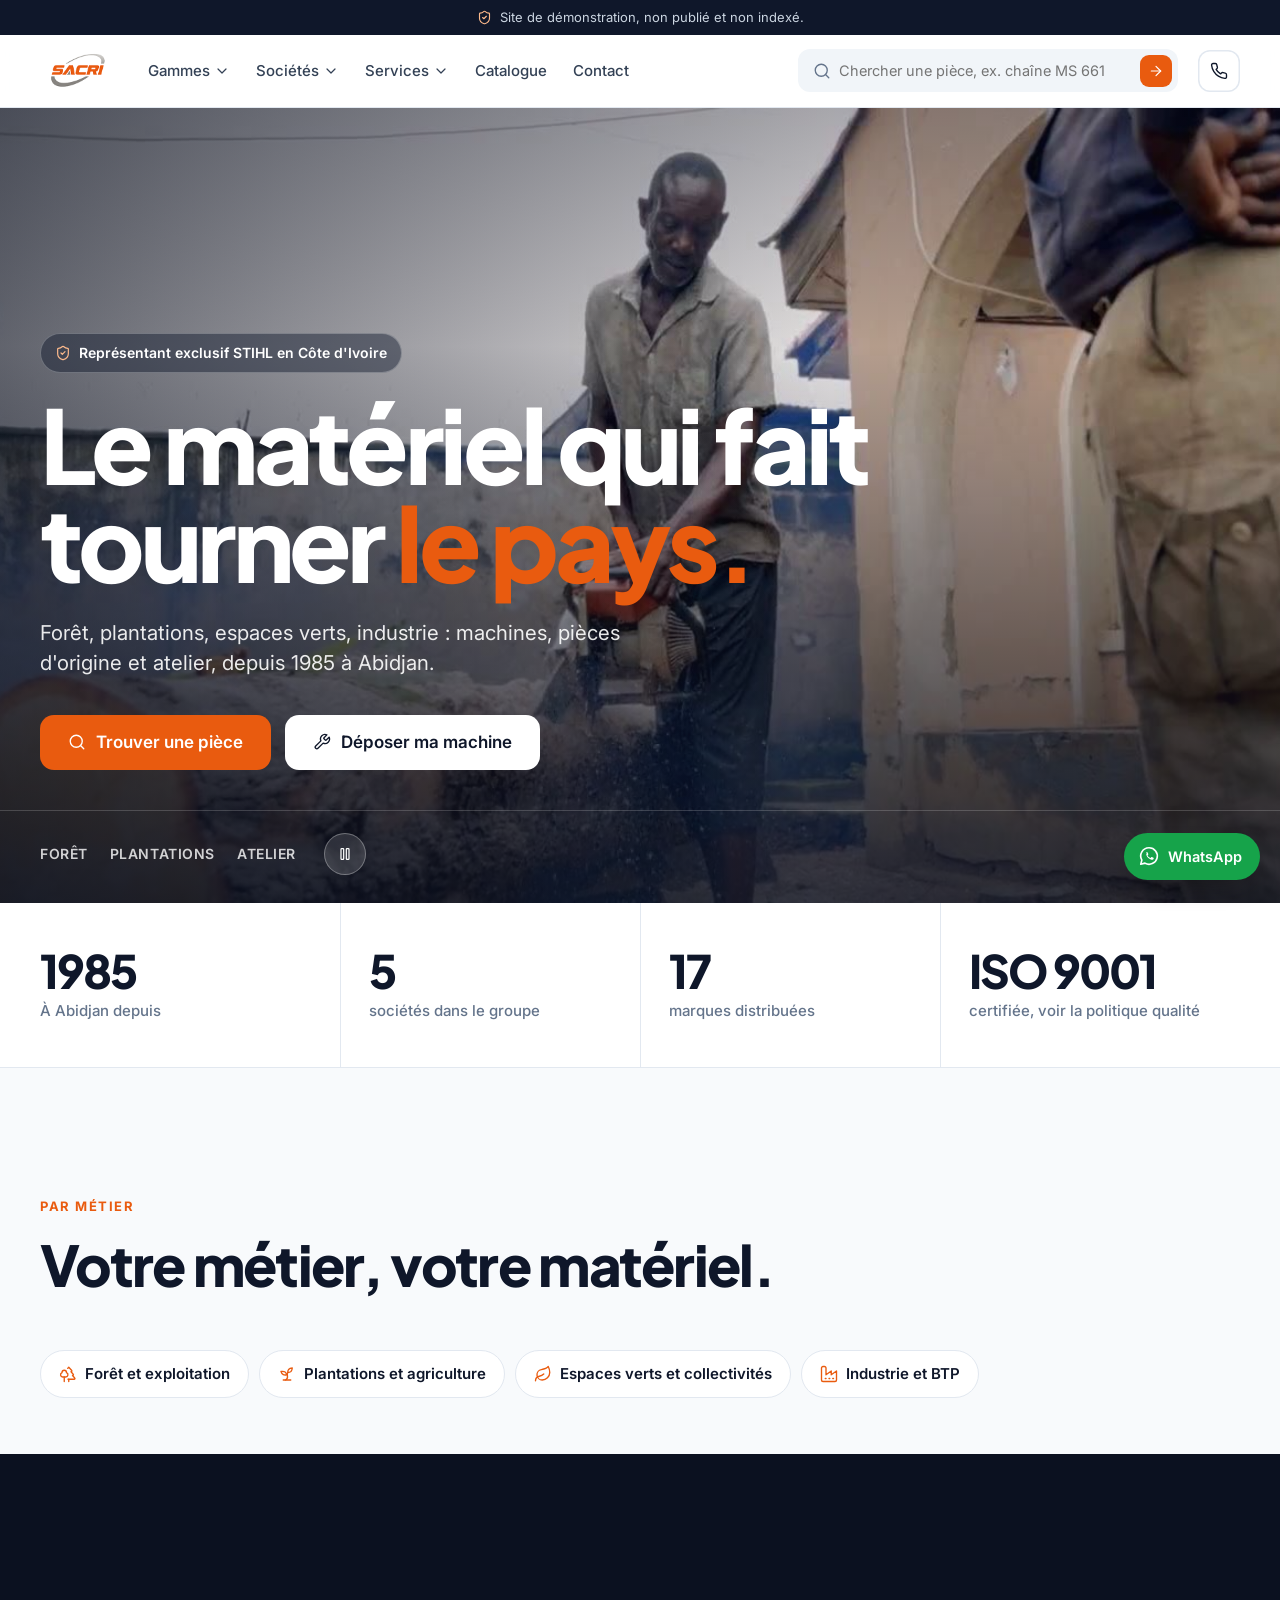
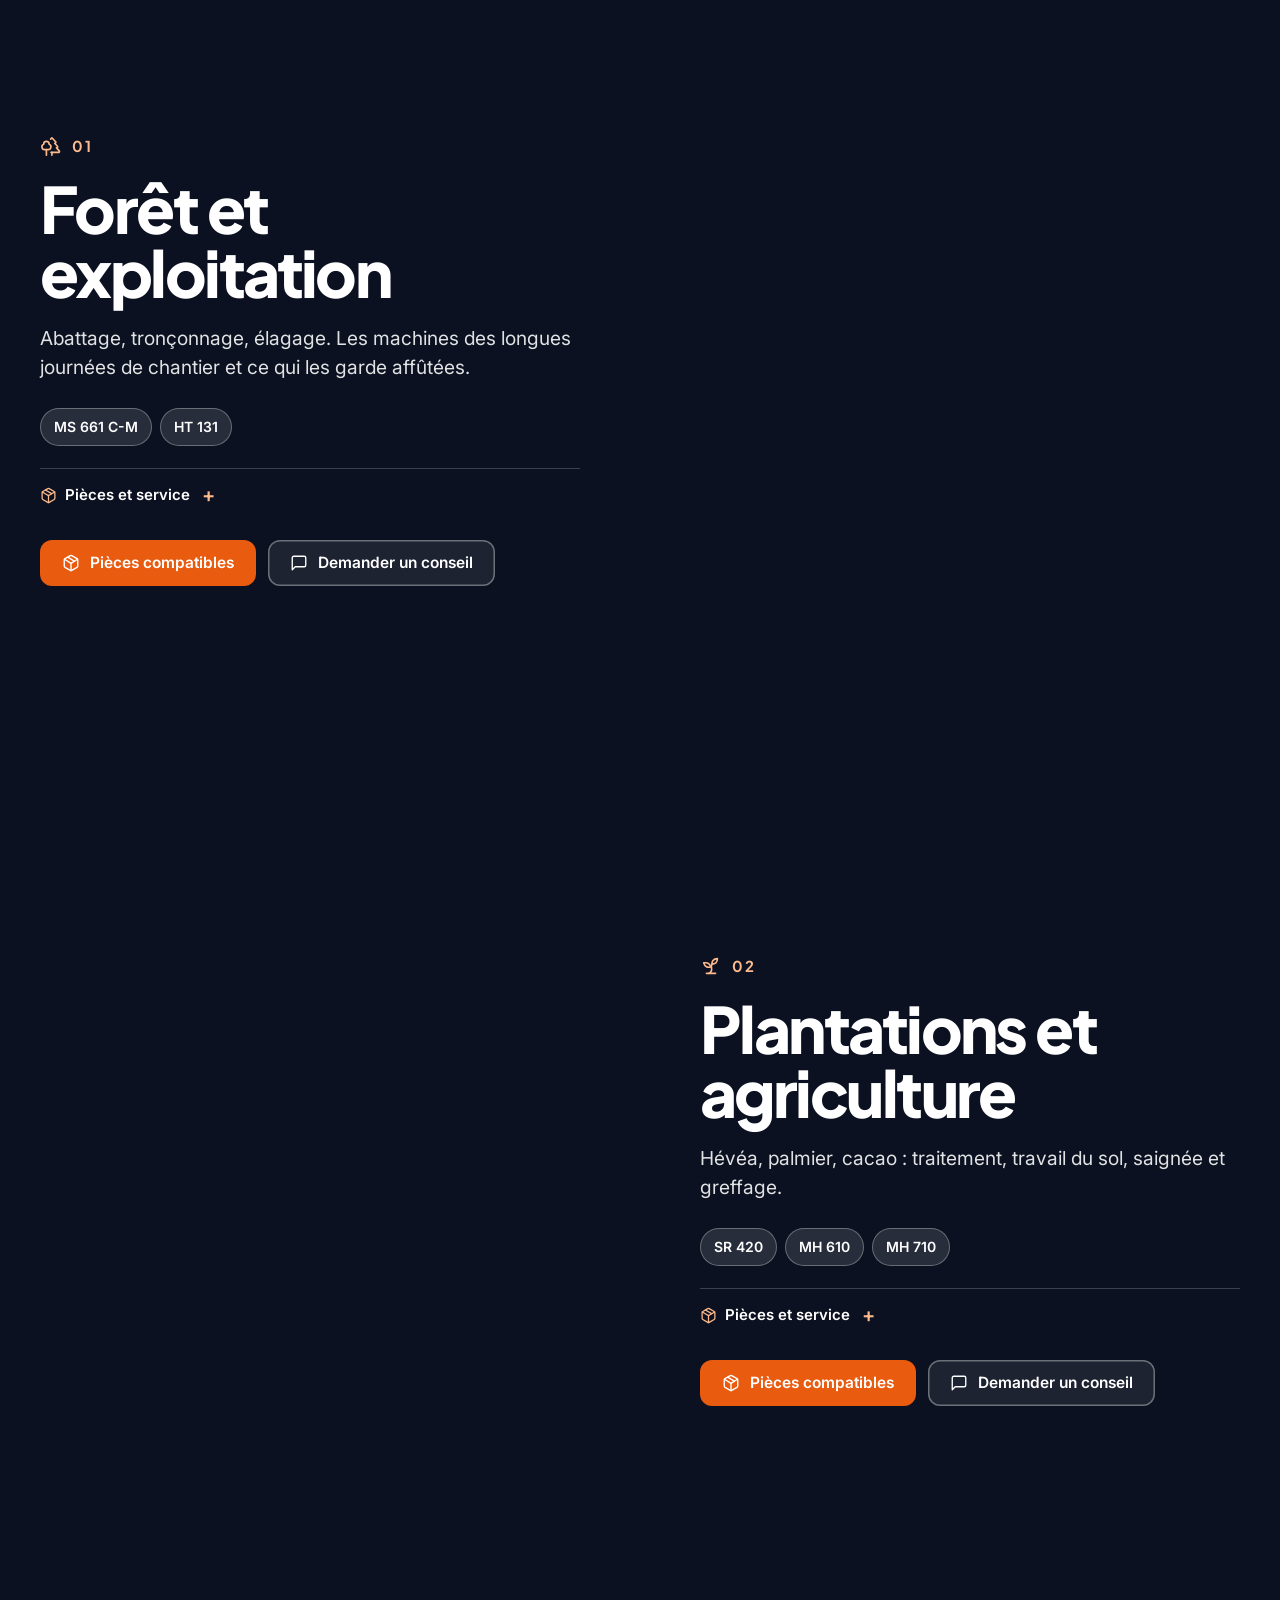
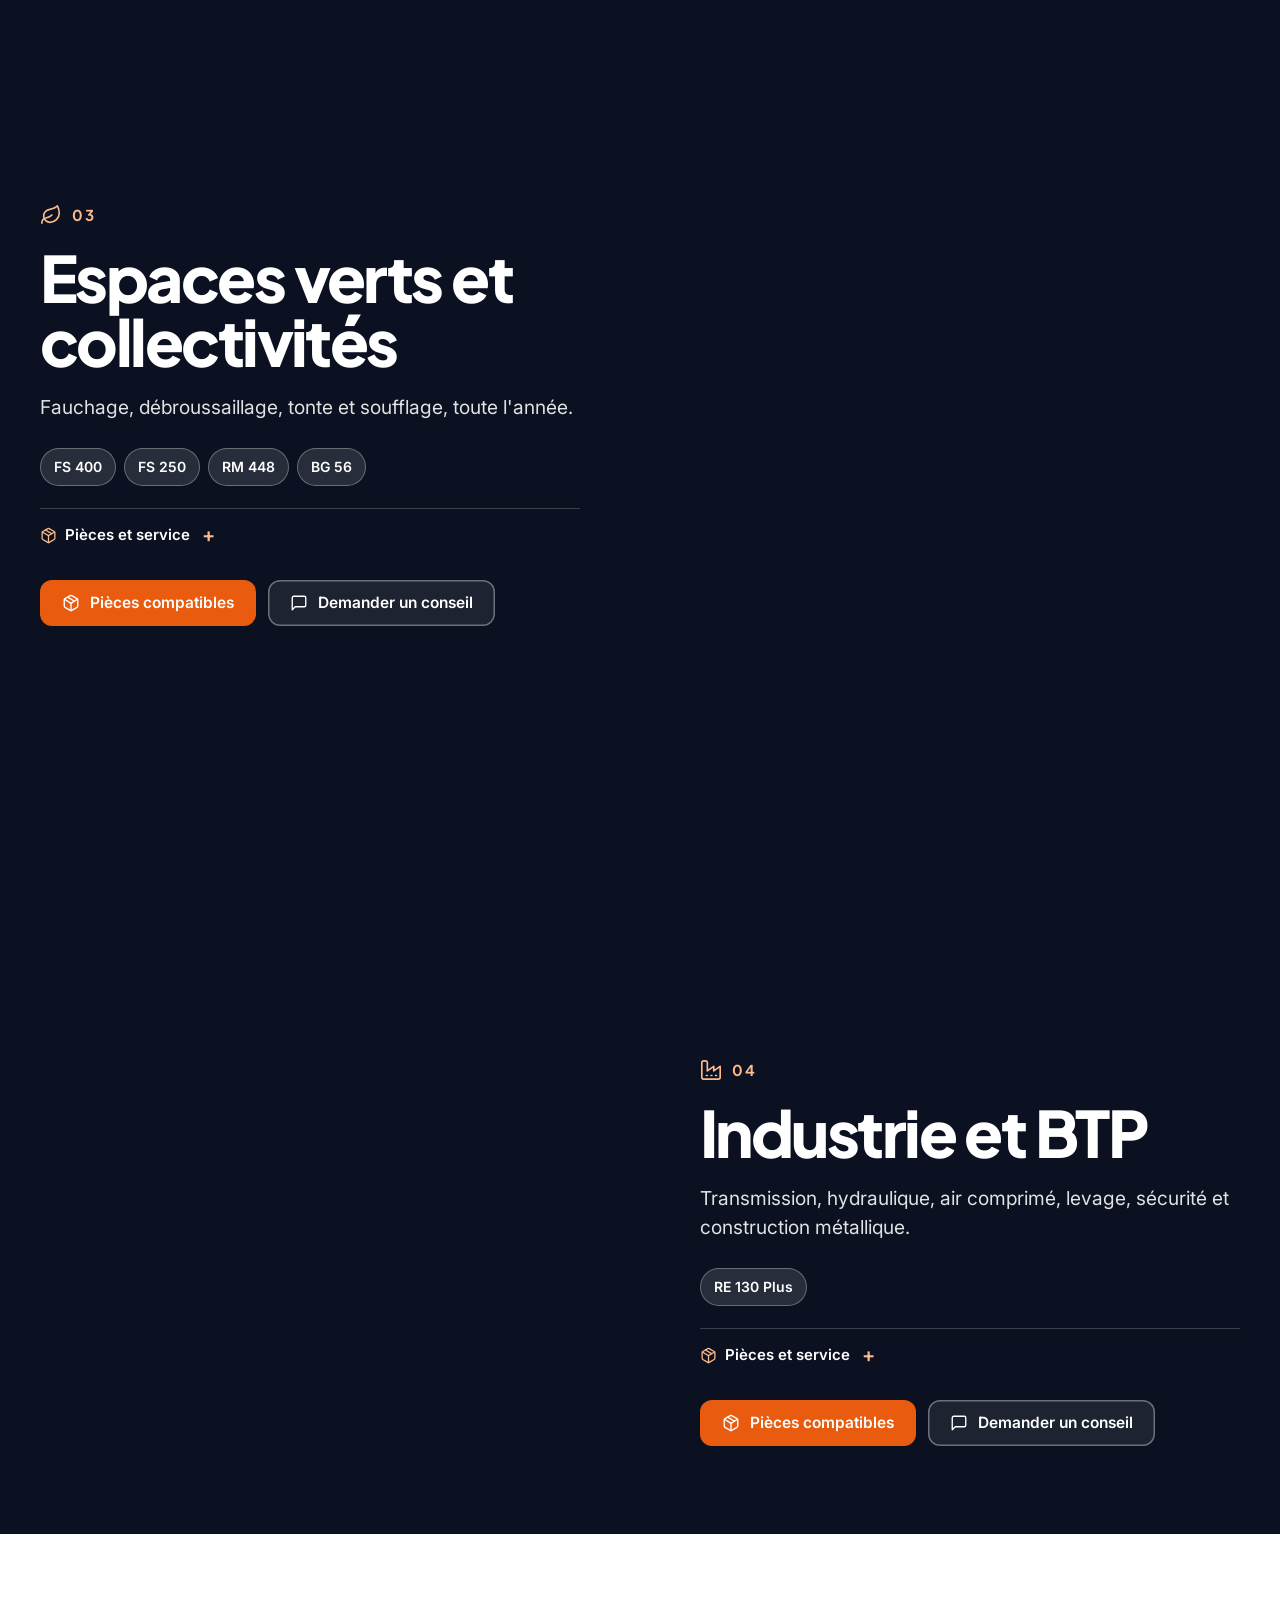
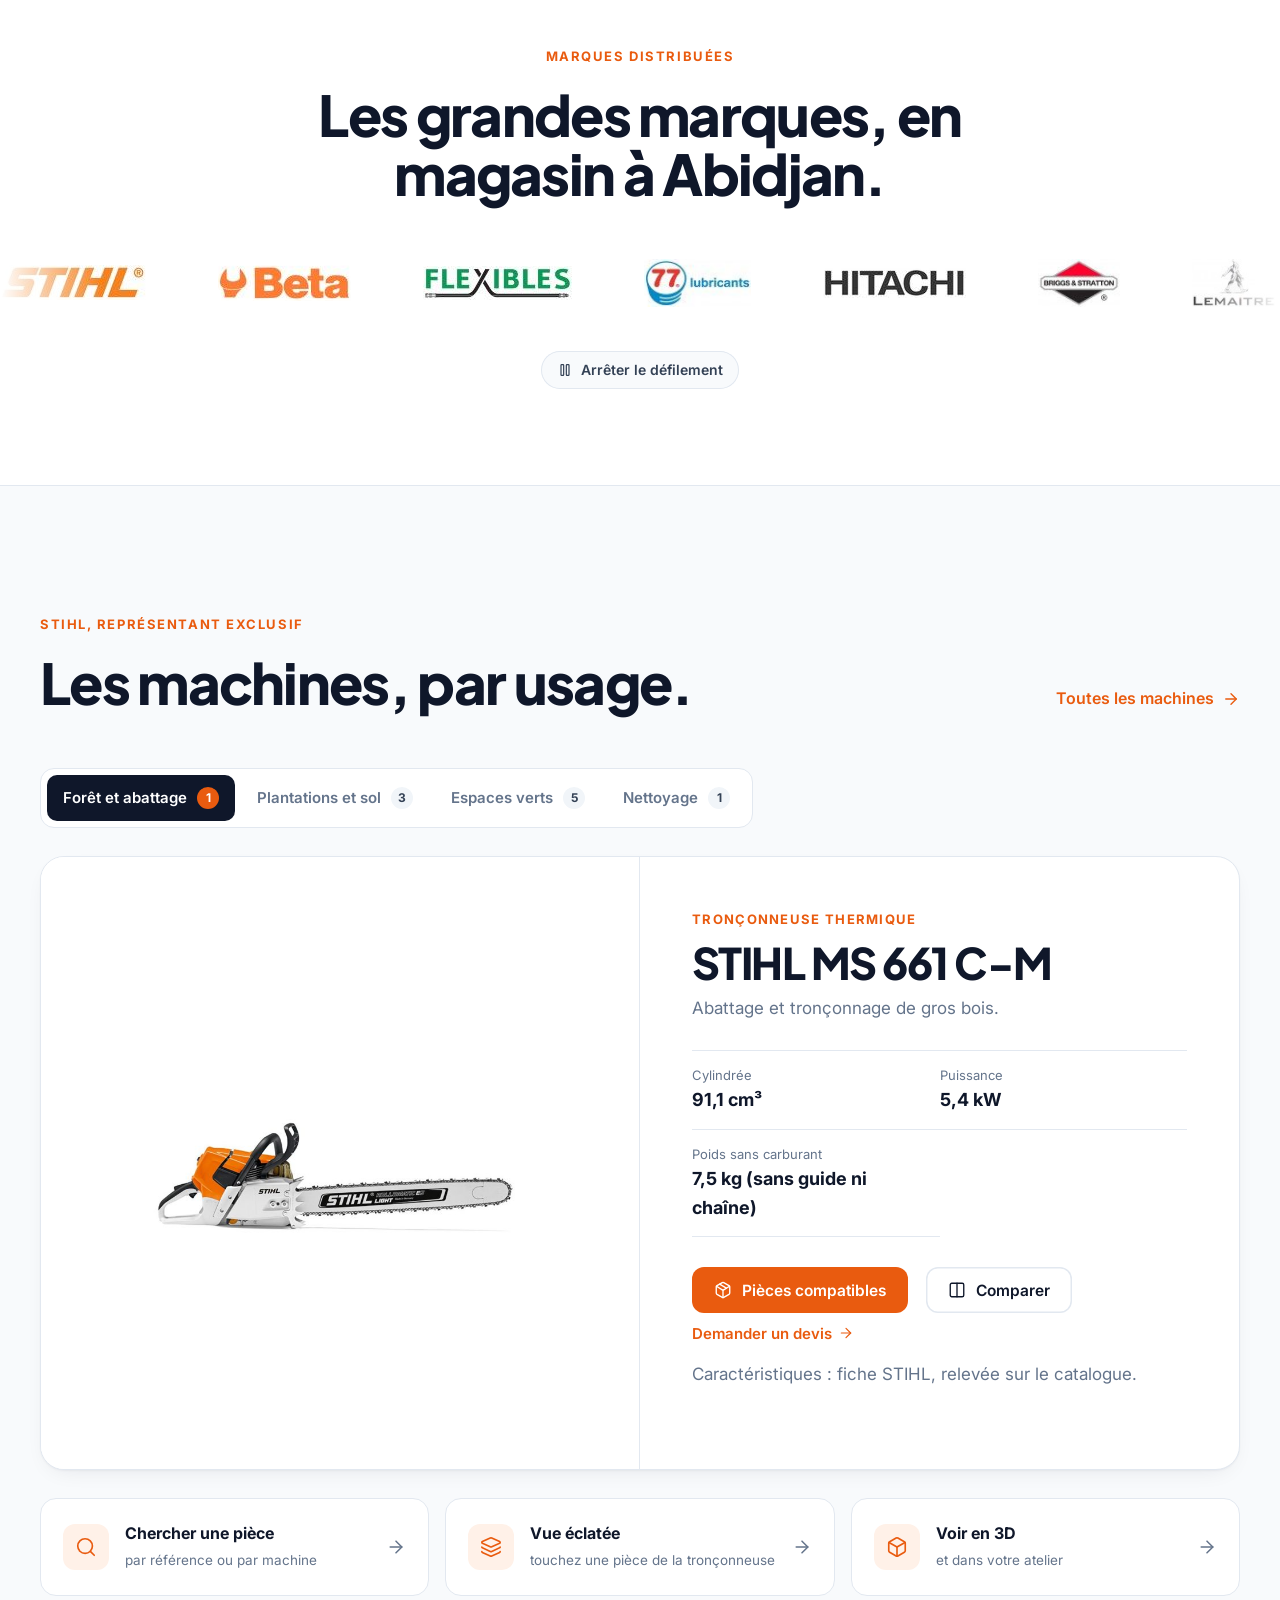
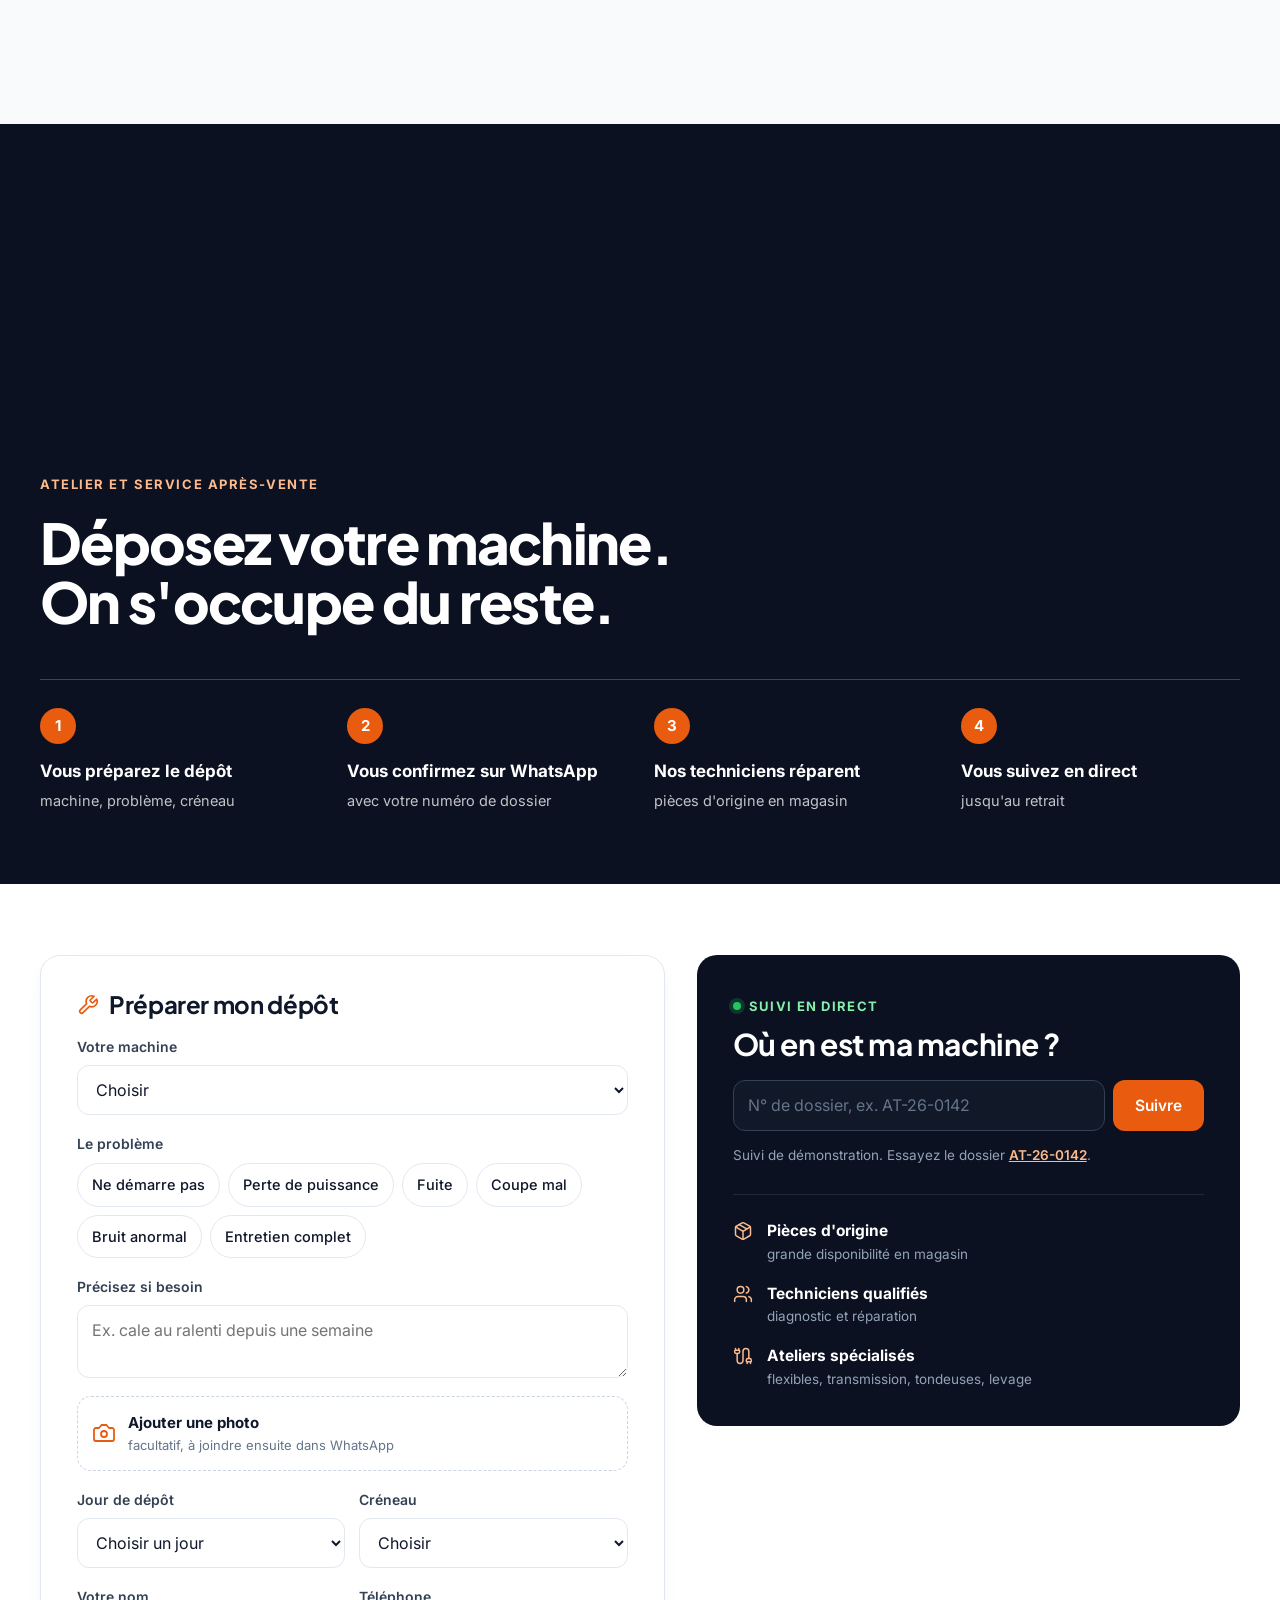
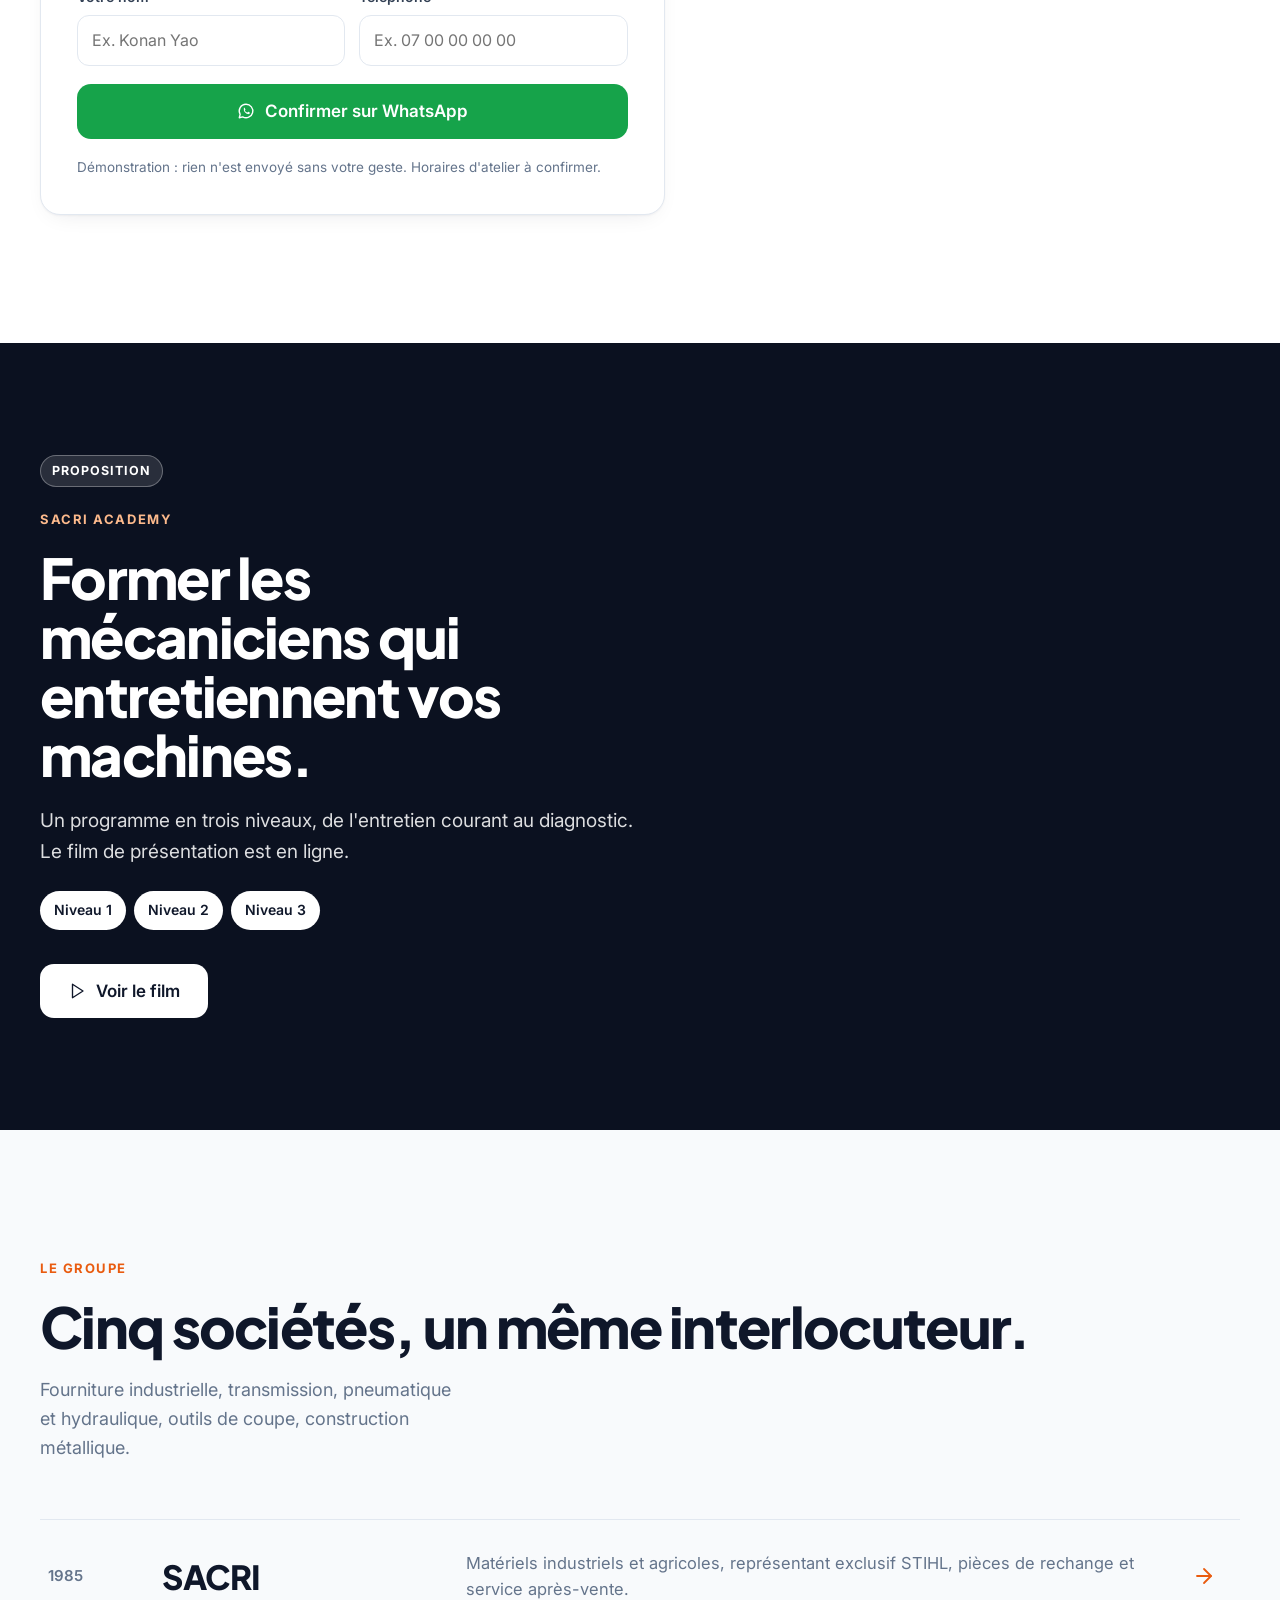
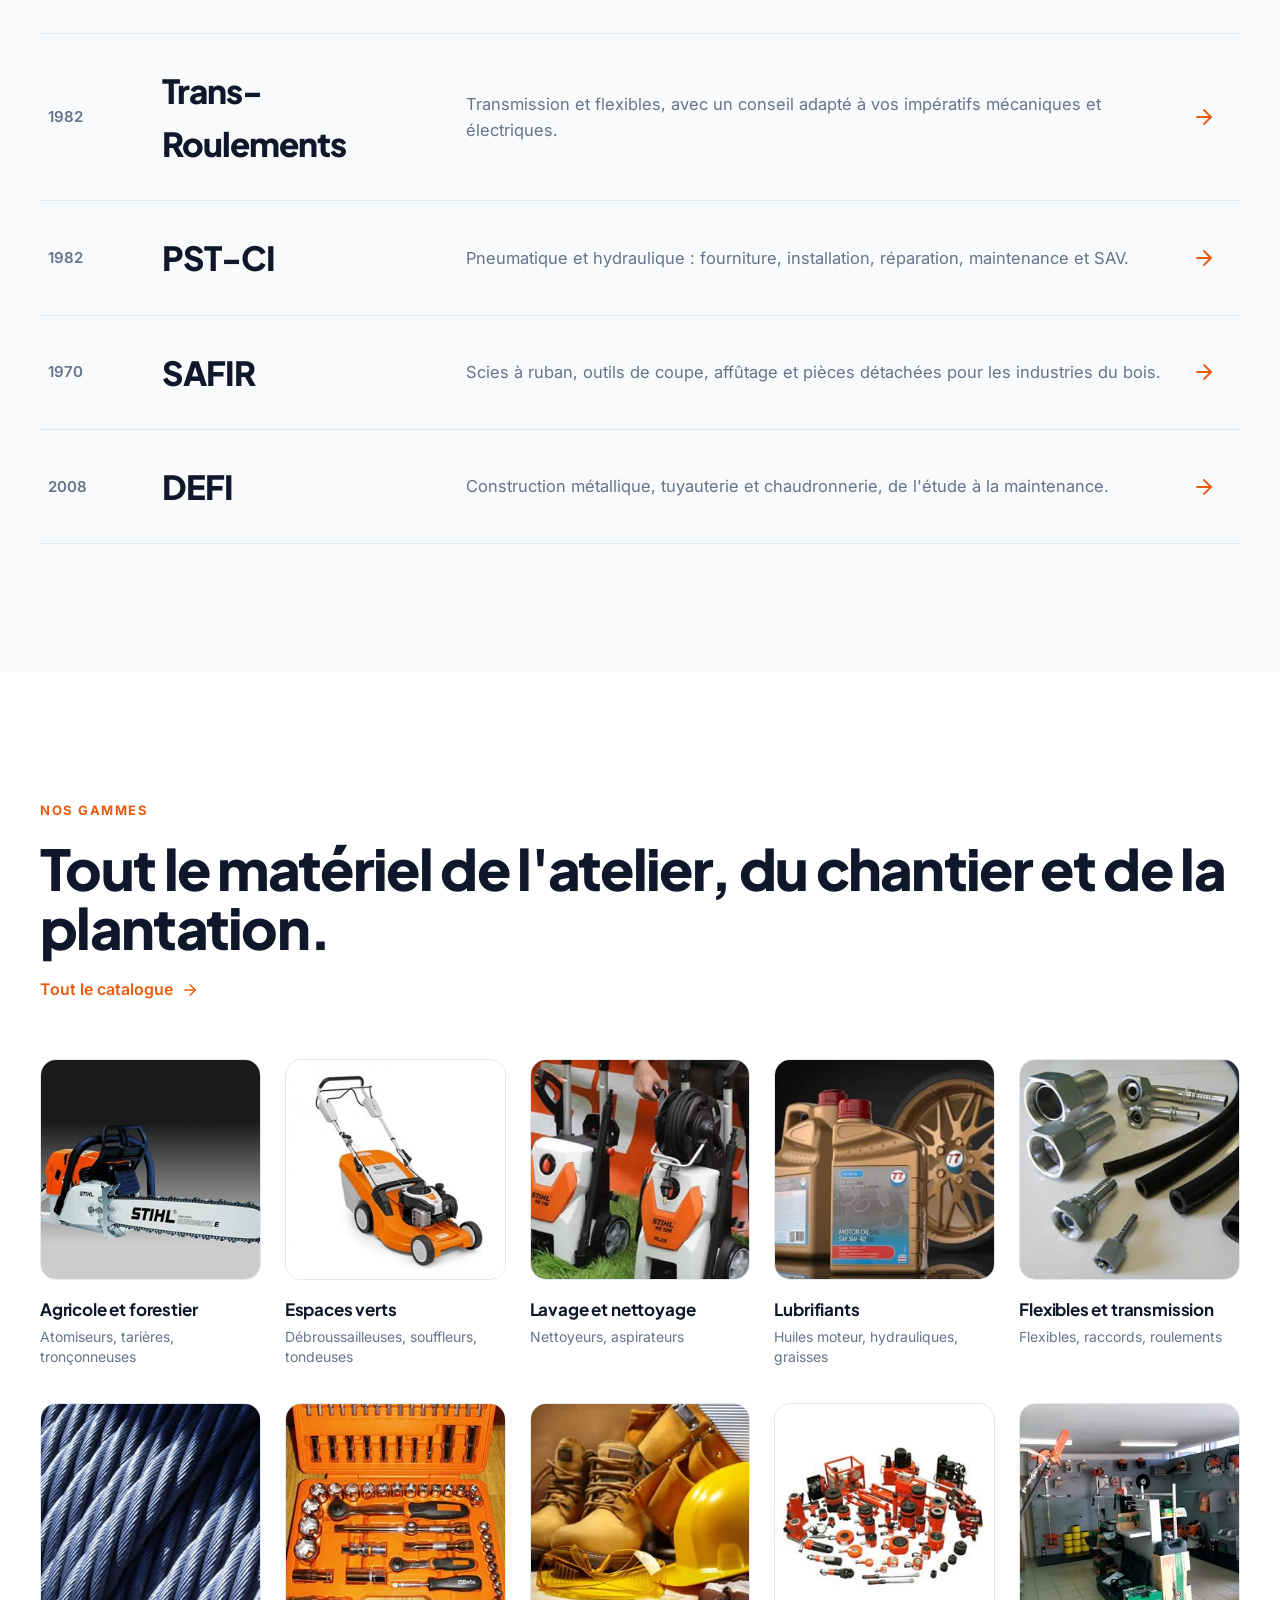
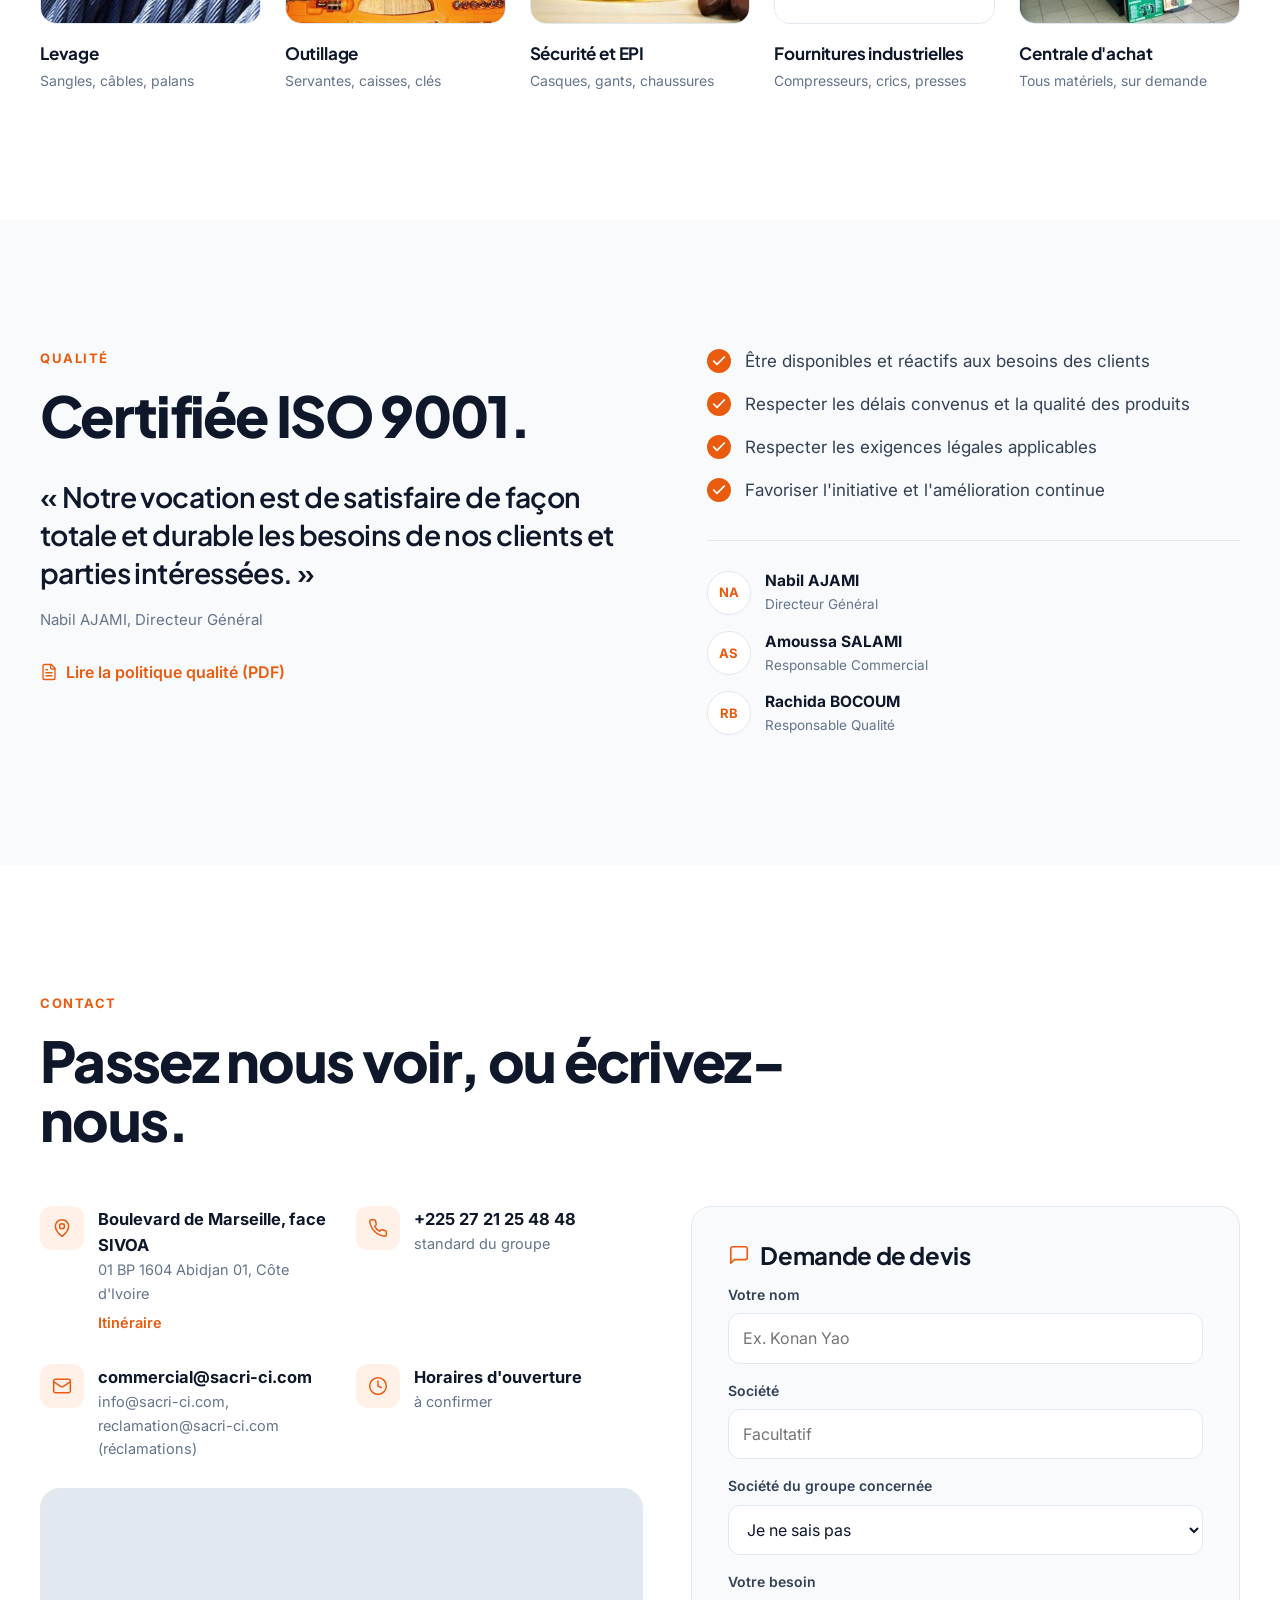
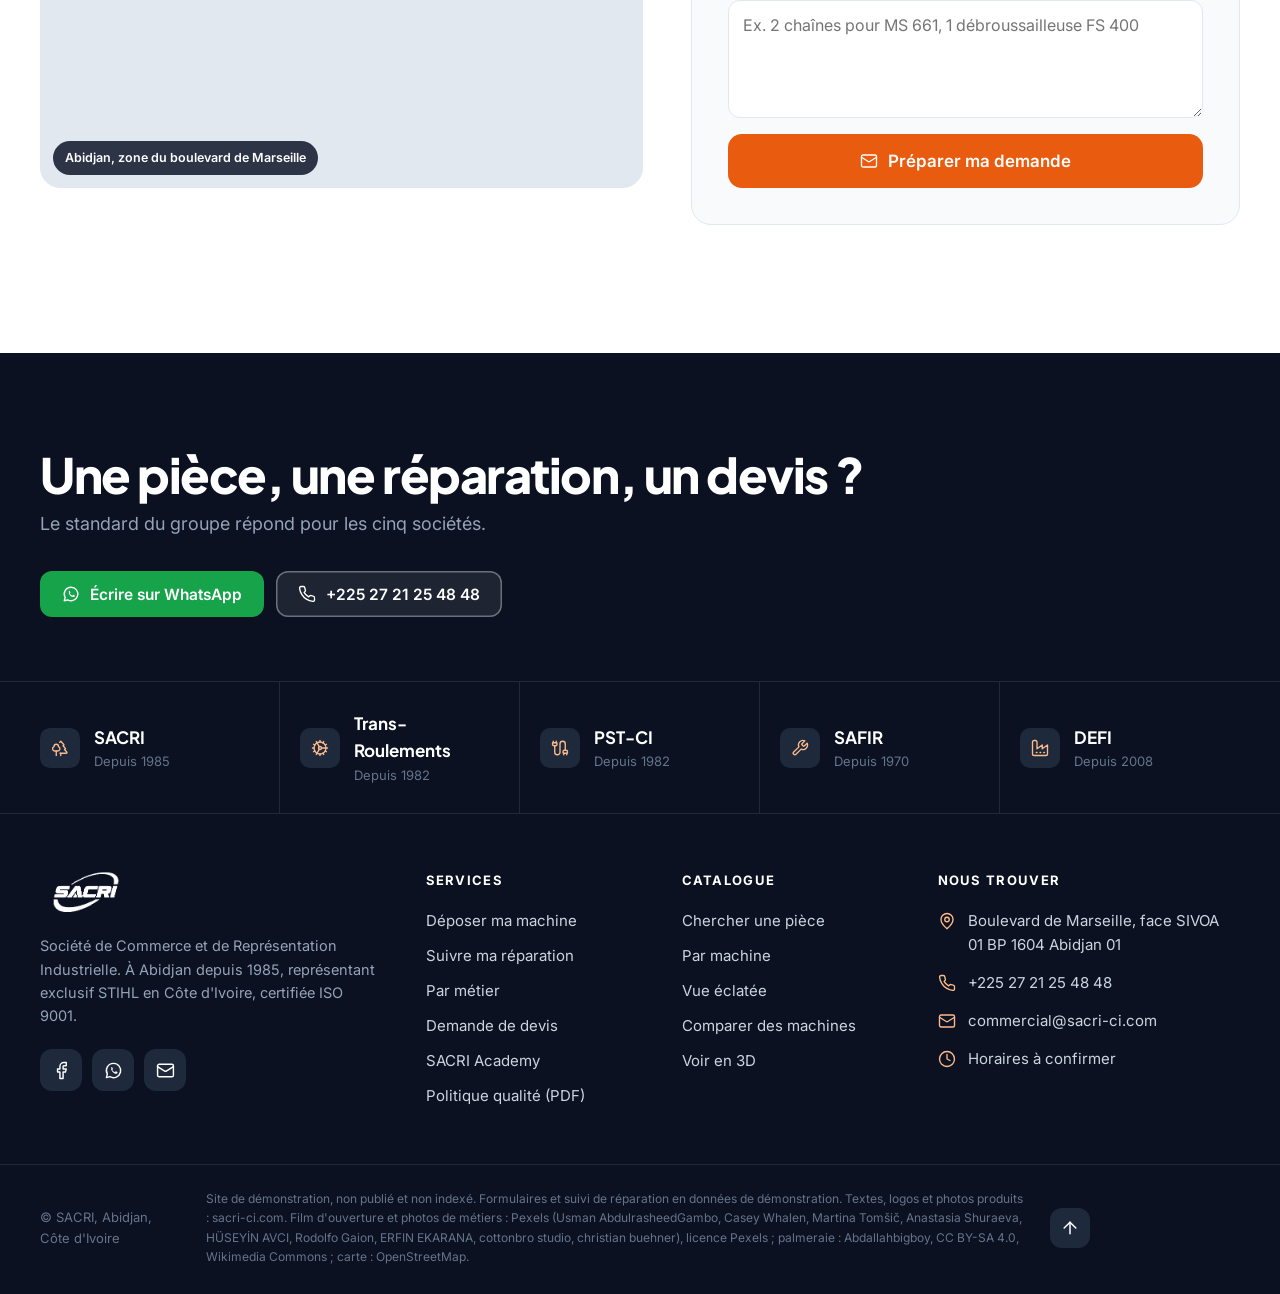
<file: index.html>
<!doctype html>
<html lang="fr">
<head>
<meta charset="utf-8">
<meta name="viewport" content="width=device-width, initial-scale=1">
<meta name="robots" content="noindex, nofollow">
<title>SACRI, le leader ivoirien de la fourniture industrielle</title>
<meta name="description" content="SACRI, représentant exclusif STIHL en Côte d&#x27;Ivoire, installé à Abidjan depuis 1985 : matériels forestiers, agricoles et industriels, pièces de rechange et service après-vente.">
<meta name="theme-color" content="#0F172A">
<link rel="icon" href="assets/img/logo-transp.png">
<link rel="preconnect" href="https://fonts.googleapis.com">
<link rel="preconnect" href="https://fonts.gstatic.com" crossorigin>
<link href="https://fonts.googleapis.com/css2?family=Inter:wght@400;500;600;700&family=Plus+Jakarta+Sans:wght@600;700;800&display=swap" rel="stylesheet">
<link rel="stylesheet" href="style.css?v=202611241751">
</head>
<body class="home">
<svg width="0" height="0" style="position:absolute" aria-hidden="true">
  <symbol id="i-pin" viewBox="0 0 24 24"><path d="M20 10c0 4.993-5.539 10.193-7.399 11.799a1 1 0 0 1-1.202 0C9.539 20.193 4 14.993 4 10a8 8 0 0 1 16 0" /> <circle cx="12" cy="10" r="3" /></symbol>
  <symbol id="i-phone" viewBox="0 0 24 24"><path d="M22 16.92v3a2 2 0 0 1-2.18 2 19.79 19.79 0 0 1-8.63-3.07 19.5 19.5 0 0 1-6-6 19.79 19.79 0 0 1-3.07-8.67A2 2 0 0 1 4.11 2h3a2 2 0 0 1 2 1.72 12.84 12.84 0 0 0 .7 2.81 2 2 0 0 1-.45 2.11L8.09 9.91a16 16 0 0 0 6 6l1.27-1.27a2 2 0 0 1 2.11-.45 12.84 12.84 0 0 0 2.81.7A2 2 0 0 1 22 16.92z" /></symbol>
  <symbol id="i-mail" viewBox="0 0 24 24"><rect width="20" height="16" x="2" y="4" rx="2" /> <path d="m22 7-8.97 5.7a1.94 1.94 0 0 1-2.06 0L2 7" /></symbol>
  <symbol id="i-fb" viewBox="0 0 24 24"><path d="M18 2h-3a5 5 0 0 0-5 5v3H7v4h3v8h4v-8h3l1-4h-4V7a1 1 0 0 1 1-1h3z" /></symbol>
  <symbol id="i-arrow" viewBox="0 0 24 24"><path d="M5 12h14" /> <path d="m12 5 7 7-7 7" /></symbol>
  <symbol id="i-down" viewBox="0 0 24 24"><path d="m6 9 6 6 6-6" /></symbol>
  <symbol id="i-chev-r" viewBox="0 0 24 24"><path d="m9 18 6-6-6-6" /></symbol>
  <symbol id="i-check" viewBox="0 0 24 24"><path d="M20 6 9 17l-5-5" /></symbol>
  <symbol id="i-tree" viewBox="0 0 24 24"><path d="M10 10v.2A3 3 0 0 1 8.9 16H5a3 3 0 0 1-1-5.8V10a3 3 0 0 1 6 0Z" /> <path d="M7 16v6" /> <path d="M13 19v3" /> <path d="M12 19h8.3a1 1 0 0 0 .7-1.7L18 14h.3a1 1 0 0 0 .7-1.7L16 9h.2a1 1 0 0 0 .8-1.7L13 3l-1.4 1.5" /></symbol>
  <symbol id="i-leaf" viewBox="0 0 24 24"><path d="M7 20h10" /> <path d="M10 20c5.5-2.5.8-6.4 3-10" /> <path d="M9.5 9.4c1.1.8 1.8 2.2 2.3 3.7-2 .4-3.5.4-4.8-.3-1.2-.6-2.3-1.9-3-4.2 2.8-.5 4.4 0 5.5.8z" /> <path d="M14.1 6a7 7 0 0 0-1.1 4c1.9-.1 3.3-.6 4.3-1.4 1-1 1.6-2.3 1.7-4.6-2.7.1-4 1-4.9 2z" /></symbol>
  <symbol id="i-leaf2" viewBox="0 0 24 24"><path d="M11 20A7 7 0 0 1 9.8 6.1C15.5 5 17 4.48 19 2c1 2 2 4.18 2 8 0 5.5-4.78 10-10 10Z" /> <path d="M2 21c0-3 1.85-5.36 5.08-6C9.5 14.52 12 13 13 12" /></symbol>
  <symbol id="i-hose" viewBox="0 0 24 24"><path d="M17 21v-2a1 1 0 0 1-1-1v-1a2 2 0 0 1 2-2h2a2 2 0 0 1 2 2v1a1 1 0 0 1-1 1" /> <path d="M19 15V6.5a1 1 0 0 0-7 0v11a1 1 0 0 1-7 0V9" /> <path d="M21 21v-2h-4" /> <path d="M3 5h4V3" /> <path d="M7 5a1 1 0 0 1 1 1v1a2 2 0 0 1-2 2H4a2 2 0 0 1-2-2V6a1 1 0 0 1 1-1V3" /></symbol>
  <symbol id="i-wrench" viewBox="0 0 24 24"><path d="M14.7 6.3a1 1 0 0 0 0 1.4l1.6 1.6a1 1 0 0 0 1.4 0l3.77-3.77a6 6 0 0 1-7.94 7.94l-6.91 6.91a2.12 2.12 0 0 1-3-3l6.91-6.91a6 6 0 0 1 7.94-7.94l-3.76 3.76z" /></symbol>
  <symbol id="i-factory" viewBox="0 0 24 24"><path d="M2 20a2 2 0 0 0 2 2h16a2 2 0 0 0 2-2V8l-7 5V8l-7 5V4a2 2 0 0 0-2-2H4a2 2 0 0 0-2 2Z" /> <path d="M17 18h1" /> <path d="M12 18h1" /> <path d="M7 18h1" /></symbol>
  <symbol id="i-gear" viewBox="0 0 24 24"><path d="M12 20a8 8 0 1 0 0-16 8 8 0 0 0 0 16Z" /> <path d="M12 14a2 2 0 1 0 0-4 2 2 0 0 0 0 4Z" /> <path d="M12 2v2" /> <path d="M12 22v-2" /> <path d="m17 20.66-1-1.73" /> <path d="M11 10.27 7 3.34" /> <path d="m20.66 17-1.73-1" /> <path d="m3.34 7 1.73 1" /> <path d="M14 12h8" /> <path d="M2 12h2" /> <path d="m20.66 7-1.73 1" /> <path d="m3.34 17 1.73-1" /> <path d="m17 3.34-1 1.73" /> <path d="m11 13.73-4 6.93" /></symbol>
  <symbol id="i-box" viewBox="0 0 24 24"><path d="M11 21.73a2 2 0 0 0 2 0l7-4A2 2 0 0 0 21 16V8a2 2 0 0 0-1-1.73l-7-4a2 2 0 0 0-2 0l-7 4A2 2 0 0 0 3 8v8a2 2 0 0 0 1 1.73z" /> <path d="M12 22V12" /> <path d="m3.3 7 7.703 4.734a2 2 0 0 0 1.994 0L20.7 7" /> <path d="m7.5 4.27 9 5.15" /></symbol>
  <symbol id="i-shield" viewBox="0 0 24 24"><path d="M20 13c0 5-3.5 7.5-7.66 8.95a1 1 0 0 1-.67-.01C7.5 20.5 4 18 4 13V6a1 1 0 0 1 1-1c2 0 4.5-1.2 6.24-2.72a1.17 1.17 0 0 1 1.52 0C14.51 3.81 17 5 19 5a1 1 0 0 1 1 1z" /> <path d="m9 12 2 2 4-4" /></symbol>
  <symbol id="i-users" viewBox="0 0 24 24"><path d="M16 21v-2a4 4 0 0 0-4-4H6a4 4 0 0 0-4 4v2" /> <circle cx="9" cy="7" r="4" /> <path d="M22 21v-2a4 4 0 0 0-3-3.87" /> <path d="M16 3.13a4 4 0 0 1 0 7.75" /></symbol>
  <symbol id="i-search" viewBox="0 0 24 24"><circle cx="11" cy="11" r="8" /> <path d="m21 21-4.3-4.3" /></symbol>
  <symbol id="i-cube" viewBox="0 0 24 24"><path d="M21 8a2 2 0 0 0-1-1.73l-7-4a2 2 0 0 0-2 0l-7 4A2 2 0 0 0 3 8v8a2 2 0 0 0 1 1.73l7 4a2 2 0 0 0 2 0l7-4A2 2 0 0 0 21 16Z" /> <path d="m3.3 7 8.7 5 8.7-5" /> <path d="M12 22V12" /></symbol>
  <symbol id="i-explode" viewBox="0 0 24 24"><path d="M12.83 2.18a2 2 0 0 0-1.66 0L2.6 6.08a1 1 0 0 0 0 1.83l8.58 3.91a2 2 0 0 0 1.66 0l8.58-3.9a1 1 0 0 0 0-1.83z" /> <path d="M2 12a1 1 0 0 0 .58.91l8.6 3.91a2 2 0 0 0 1.65 0l8.58-3.9A1 1 0 0 0 22 12" /> <path d="M2 17a1 1 0 0 0 .58.91l8.6 3.91a2 2 0 0 0 1.65 0l8.58-3.9A1 1 0 0 0 22 17" /></symbol>
  <symbol id="i-cols" viewBox="0 0 24 24"><rect width="18" height="18" x="3" y="3" rx="2" /> <path d="M12 3v18" /></symbol>
  <symbol id="i-camera" viewBox="0 0 24 24"><path d="M14.5 4h-5L7 7H4a2 2 0 0 0-2 2v9a2 2 0 0 0 2 2h16a2 2 0 0 0 2-2V9a2 2 0 0 0-2-2h-3l-2.5-3z" /> <circle cx="12" cy="13" r="3" /></symbol>
  <symbol id="i-chat" viewBox="0 0 24 24"><path d="M21 15a2 2 0 0 1-2 2H7l-4 4V5a2 2 0 0 1 2-2h14a2 2 0 0 1 2 2z" /></symbol>
  <symbol id="i-clock" viewBox="0 0 24 24"><circle cx="12" cy="12" r="10" /> <polyline points="12 6 12 12 16 14" /></symbol>
  <symbol id="i-pdf" viewBox="0 0 24 24"><path d="M15 2H6a2 2 0 0 0-2 2v16a2 2 0 0 0 2 2h12a2 2 0 0 0 2-2V7Z" /> <path d="M14 2v4a2 2 0 0 0 2 2h4" /> <path d="M10 9H8" /> <path d="M16 13H8" /> <path d="M16 17H8" /></symbol>
  <symbol id="i-copy" viewBox="0 0 24 24"><rect width="14" height="14" x="8" y="8" rx="2" ry="2" /> <path d="M4 16c-1.1 0-2-.9-2-2V4c0-1.1.9-2 2-2h10c1.1 0 2 .9 2 2" /></symbol>
  <symbol id="i-up" viewBox="0 0 24 24"><path d="m5 12 7-7 7 7" /> <path d="M12 19V5" /></symbol>
  <symbol id="i-play" viewBox="0 0 24 24"><polygon points="6 3 20 12 6 21 6 3" /></symbol>
  <symbol id="i-pause" viewBox="0 0 24 24"><rect x="14" y="4" width="4" height="16" rx="1" /> <rect x="6" y="4" width="4" height="16" rx="1" /></symbol>
  <symbol id="i-award" viewBox="0 0 24 24"><path d="m15.477 12.89 1.515 8.526a.5.5 0 0 1-.81.47l-3.58-2.687a1 1 0 0 0-1.197 0l-3.586 2.686a.5.5 0 0 1-.81-.469l1.514-8.526" /> <circle cx="12" cy="8" r="6" /></symbol>
  <symbol id="i-cal" viewBox="0 0 24 24"><path d="M8 2v4" /> <path d="M16 2v4" /> <rect width="18" height="18" x="3" y="4" rx="2" /> <path d="M3 10h18" /> <path d="m9 16 2 2 4-4" /></symbol>
  <symbol id="i-building" viewBox="0 0 24 24"><path d="M6 22V4a2 2 0 0 1 2-2h8a2 2 0 0 1 2 2v18Z" /> <path d="M6 12H4a2 2 0 0 0-2 2v6a2 2 0 0 0 2 2h2" /> <path d="M18 9h2a2 2 0 0 1 2 2v9a2 2 0 0 1-2 2h-2" /> <path d="M10 6h4" /> <path d="M10 10h4" /> <path d="M10 14h4" /> <path d="M10 18h4" /></symbol>
  <symbol id="i-grad" viewBox="0 0 24 24"><path d="M21.42 10.922a1 1 0 0 0-.019-1.838L12.83 5.18a2 2 0 0 0-1.66 0L2.6 9.08a1 1 0 0 0 0 1.832l8.57 3.908a2 2 0 0 0 1.66 0z" /> <path d="M22 10v6" /> <path d="M6 12.5V16a6 3 0 0 0 12 0v-3.5" /></symbol>
  <symbol id="i-truck" viewBox="0 0 24 24"><path d="M14 18V6a2 2 0 0 0-2-2H4a2 2 0 0 0-2 2v11a1 1 0 0 0 1 1h2" /> <path d="M15 18H9" /> <path d="M19 18h2a1 1 0 0 0 1-1v-3.65a1 1 0 0 0-.22-.624l-3.48-4.35A1 1 0 0 0 17.52 8H14" /> <circle cx="17" cy="18" r="2" /> <circle cx="7" cy="18" r="2" /></symbol>
  <symbol id="i-linkedin" viewBox="0 0 24 24"><path d="M16 8a6 6 0 0 1 6 6v7h-4v-7a2 2 0 0 0-2-2 2 2 0 0 0-2 2v7h-4v-7a6 6 0 0 1 6-6z" /> <rect width="4" height="12" x="2" y="9" /> <circle cx="4" cy="4" r="2" /></symbol>
  <symbol id="i-x" viewBox="0 0 24 24"><path d="M18 6 6 18" /> <path d="m6 6 12 12" /></symbol>
  <symbol id="i-tool" viewBox="0 0 24 24"><path d="m15 12-8.373 8.373a1 1 0 1 1-3-3L12 9" /> <path d="m18 15 4-4" /> <path d="m21.5 11.5-1.914-1.914A2 2 0 0 1 19 8.172V7l-2.26-2.26a6 6 0 0 0-4.202-1.756L9 2.96l.92.82A6.18 6.18 0 0 1 12 8.4V10l2 2h1.172a2 2 0 0 1 1.414.586L18.5 14.5" /></symbol>
  <symbol id="i-circle-check" viewBox="0 0 24 24"><circle cx="12" cy="12" r="10" /> <path d="m9 12 2 2 4-4" /></symbol>
  <symbol id="i-store" viewBox="0 0 24 24"><path d="m2 7 4.41-4.41A2 2 0 0 1 7.83 2h8.34a2 2 0 0 1 1.42.59L22 7" /> <path d="M4 12v8a2 2 0 0 0 2 2h12a2 2 0 0 0 2-2v-8" /> <path d="M15 22v-4a2 2 0 0 0-2-2h-2a2 2 0 0 0-2 2v4" /> <path d="M2 7h20" /> <path d="M22 7v3a2 2 0 0 1-2 2a2.7 2.7 0 0 1-1.59-.63.7.7 0 0 0-.82 0A2.7 2.7 0 0 1 16 12a2.7 2.7 0 0 1-1.59-.63.7.7 0 0 0-.82 0A2.7 2.7 0 0 1 12 12a2.7 2.7 0 0 1-1.59-.63.7.7 0 0 0-.82 0A2.7 2.7 0 0 1 8 12a2.7 2.7 0 0 1-1.59-.63.7.7 0 0 0-.82 0A2.7 2.7 0 0 1 4 12a2 2 0 0 1-2-2V7" /></symbol>
  <symbol id="i-wa" viewBox="0 0 24 24"><path d="M12 3a9 9 0 0 0-7.8 13.5L3 21l4.6-1.2A9 9 0 1 0 12 3z"/><path d="M8.8 8.2c.2-.4.5-.4.7-.4h.5c.2 0 .4 0 .5.4l.7 1.7c.1.2 0 .4-.1.6l-.5.6c-.1.1-.2.3 0 .5.4.7 1 1.4 1.6 1.8.6.4 1 .6 1.3.7.2.1.4 0 .5-.1l.6-.8c.2-.2.4-.2.6-.1l1.6.8c.2.1.4.2.4.4 0 .5-.2 1.1-.6 1.4-.5.4-1.2.6-1.9.4-1.2-.3-2.4-1-3.4-1.9-1-.9-1.7-2-2.1-3-.3-.7-.2-1.5.3-2.1z" fill="currentColor" stroke="none"/></symbol>
</svg>

<a class="skip" href="#main">Aller au contenu</a>
<div class="demo-bar" role="note"><svg aria-hidden="true"><use href="#i-shield"/></svg><span>Site de démonstration, non publié et non indexé.</span></div>
<header class="top" id="top"><div class="wrap top-in">
  <a href="index.html" class="brand" aria-label="SACRI, accueil"><img src="assets/img/logo-transp.png" alt="SACRI" width="88" height="44"></a>
  <nav id="nav" class="nav" aria-label="Menu principal">
    <div class="mi-item"><button class="mi-btn" type="button" aria-expanded="false" aria-controls="mg-gammes">Gammes<svg class="chev" aria-hidden="true"><use href="#i-down"/></svg></button>
      <div class="mega" id="mg-gammes"><div class="wrap mega-in"><div class="mg-head"><b>Nos gammes</b><a href="https://leslita06.github.io/sacri-catalogue/">Tout le catalogue<svg aria-hidden="true"><use href="#i-arrow"/></svg></a></div><div class="mg-grid g5"><a class="mg-g" href="https://leslita06.github.io/sacri-catalogue/#/catalogue?fam=Forestier+et+agricole"><img src="assets/img/g-agri.jpg" alt="" loading="lazy" width="56" height="56"><span><b>Agricole et forestier</b><small>Atomiseurs, tarières, tronçonneuses</small></span></a><a class="mg-g" href="https://leslita06.github.io/sacri-catalogue/#/catalogue?fam=Espaces+verts"><img src="assets/img/g-ev.jpg" alt="" loading="lazy" width="56" height="56"><span><b>Espaces verts</b><small>Débroussailleuses, souffleurs, tondeuses</small></span></a><a class="mg-g" href="https://leslita06.github.io/sacri-catalogue/#/catalogue?fam=Lavage+et+nettoyage"><img src="assets/img/g-lavage.jpg" alt="" loading="lazy" width="56" height="56"><span><b>Lavage et nettoyage</b><small>Nettoyeurs, aspirateurs</small></span></a><a class="mg-g" href="https://leslita06.github.io/sacri-catalogue/#/catalogue?fam=Lubrifiants"><img src="assets/img/g-lub.jpg" alt="" loading="lazy" width="56" height="56"><span><b>Lubrifiants</b><small>Huiles moteur, hydrauliques, graisses</small></span></a><a class="mg-g" href="https://leslita06.github.io/sacri-catalogue/#/catalogue?fam=Flexibles+et+raccords"><img src="assets/img/g-flex.jpg" alt="" loading="lazy" width="56" height="56"><span><b>Flexibles et transmission</b><small>Flexibles, raccords, roulements</small></span></a><a class="mg-g" href="https://leslita06.github.io/sacri-catalogue/#/catalogue?fam=Levage"><img src="assets/img/g-levage.jpg" alt="" loading="lazy" width="56" height="56"><span><b>Levage</b><small>Sangles, câbles, palans</small></span></a><a class="mg-g" href="https://leslita06.github.io/sacri-catalogue/#/catalogue?fam=Outillage"><img src="assets/img/g-outillage.jpg" alt="" loading="lazy" width="56" height="56"><span><b>Outillage</b><small>Servantes, caisses, clés</small></span></a><a class="mg-g" href="https://leslita06.github.io/sacri-catalogue/#/catalogue?fam=Sécurité+et+EPI"><img src="assets/img/g-epi.jpg" alt="" loading="lazy" width="56" height="56"><span><b>Sécurité et EPI</b><small>Casques, gants, chaussures</small></span></a><a class="mg-g" href="https://leslita06.github.io/sacri-catalogue/#/catalogue?fam=Pneumatique+et+hydraulique"><img src="assets/img/g-fourn.jpg" alt="" loading="lazy" width="56" height="56"><span><b>Fournitures industrielles</b><small>Compresseurs, crics, presses</small></span></a><a class="mg-g" href="index.html#contact"><img src="assets/img/g-centrale.jpg" alt="" loading="lazy" width="56" height="56"><span><b>Centrale d&#x27;achat</b><small>Tous matériels, sur demande</small></span></a></div></div></div></div>
    <div class="mi-item"><button class="mi-btn" type="button" aria-expanded="false" aria-controls="mg-socs">Sociétés<svg class="chev" aria-hidden="true"><use href="#i-down"/></svg></button>
      <div class="mega" id="mg-socs"><div class="wrap mega-in"><div class="mg-head"><b>Cinq sociétés, un même groupe</b><a href="index.html#groupe">Le groupe<svg aria-hidden="true"><use href="#i-arrow"/></svg></a></div><div class="mg-grid g3"><a class="mg-s" href="societe-sacri.html"><span class="mg-i"><svg aria-hidden="true"><use href="#i-tree"/></svg></span><span><b>SACRI</b><small>Matériels industriels et agricoles, représentant exclusif STIHL, pièces de rechange et service après-vente.</small></span></a><a class="mg-s" href="societe-trans-roulements.html"><span class="mg-i"><svg aria-hidden="true"><use href="#i-gear"/></svg></span><span><b>Trans-Roulements</b><small>Transmission et flexibles, avec un conseil adapté à vos impératifs mécaniques et électriques.</small></span></a><a class="mg-s" href="societe-pst-ci.html"><span class="mg-i"><svg aria-hidden="true"><use href="#i-hose"/></svg></span><span><b>PST-CI</b><small>Pneumatique et hydraulique : fourniture, installation, réparation, maintenance et SAV.</small></span></a><a class="mg-s" href="societe-safir.html"><span class="mg-i"><svg aria-hidden="true"><use href="#i-wrench"/></svg></span><span><b>SAFIR</b><small>Scies à ruban, outils de coupe, affûtage et pièces détachées pour les industries du bois.</small></span></a><a class="mg-s" href="societe-defi.html"><span class="mg-i"><svg aria-hidden="true"><use href="#i-factory"/></svg></span><span><b>DEFI</b><small>Construction métallique, tuyauterie et chaudronnerie, de l&#x27;étude à la maintenance.</small></span></a></div></div></div></div>
    <div class="mi-item"><button class="mi-btn" type="button" aria-expanded="false" aria-controls="mg-srv">Services<svg class="chev" aria-hidden="true"><use href="#i-down"/></svg></button>
      <div class="mega" id="mg-srv"><div class="wrap mega-in"><div class="mg-head"><b>Avant, pendant et après l'achat</b><a href="index.html#atelier">Atelier et SAV<svg aria-hidden="true"><use href="#i-arrow"/></svg></a></div><div class="mg-grid g3"><a class="mg-s" href="index.html#atelier"><span class="mg-i"><svg aria-hidden="true"><use href="#i-wrench"/></svg></span><span><b>Déposer ma machine à l'atelier</b><small>Diagnostic et réparation par nos techniciens</small></span></a><a class="mg-s" href="index.html#suivi"><span class="mg-i"><svg aria-hidden="true"><use href="#i-clock"/></svg></span><span><b>Suivre ma réparation</b><small>Avec votre numéro de dossier</small></span></a><a class="mg-s" href="https://leslita06.github.io/sacri-catalogue/"><span class="mg-i"><svg aria-hidden="true"><use href="#i-box"/></svg></span><span><b>Pièces de rechange</b><small>Par référence, par machine ou en photo</small></span></a><a class="mg-s" href="index.html#metiers"><span class="mg-i"><svg aria-hidden="true"><use href="#i-users"/></svg></span><span><b>Conseil par métier</b><small>Le bon matériel pour votre usage</small></span></a><a class="mg-s" href="https://leslita06.github.io/sacri-academy/"><span class="mg-i"><svg aria-hidden="true"><use href="#i-grad"/></svg></span><span><b>SACRI Academy</b><small>Proposition de programme de formation</small></span></a><a class="mg-s" href="index.html#contact"><span class="mg-i"><svg aria-hidden="true"><use href="#i-chat"/></svg></span><span><b>Demande de devis</b><small>Réponse de notre équipe commerciale</small></span></a></div></div></div></div>
    <a class="mi-link" href="https://leslita06.github.io/sacri-catalogue/">Catalogue</a>
    <a class="mi-link" href="index.html#contact">Contact</a>
  </nav>
  <form class="hs" id="hs" role="search" action="https://leslita06.github.io/sacri-catalogue/" autocomplete="off">
    <svg class="ic" aria-hidden="true"><use href="#i-search"/></svg><input id="hq" type="search" placeholder="Chercher une pièce, ex. chaîne MS 661" aria-label="Chercher une pièce dans le catalogue" enterkeyhint="search">
    <button type="submit" class="hs-go" aria-label="Rechercher"><svg aria-hidden="true"><use href="#i-arrow"/></svg></button>
    <div class="hs-sugg" id="hs-sugg" role="listbox" hidden></div>
  </form>
  <a class="ico-btn hide-s" href="tel:+2252721254848" aria-label="Appeler SACRI"><svg aria-hidden="true"><use href="#i-phone"/></svg></a>
  <button class="burger" id="burger" type="button" aria-label="Ouvrir le menu" aria-expanded="false" aria-controls="nav"><span></span><span></span><span></span></button>
</div></header>
<main id="main">
<section class="hero" id="accueil">
  <div class="hero-media">
    <video id="hero-v" autoplay muted loop playsinline preload="metadata" poster="assets/img/v7/poster.jpg" aria-hidden="true"><source src="assets/video/hero-v7.mp4?v=202611241751" type="video/mp4"></video>
  </div>
  <div class="wrap hero-in">
    <p class="kicker"><svg aria-hidden="true"><use href="#i-shield"/></svg>Représentant exclusif STIHL en Côte d'Ivoire</p>
    <h1>Le matériel qui fait tourner <em>le pays.</em></h1>
    <p class="lead">Forêt, plantations, espaces verts, industrie : machines, pièces d'origine et atelier, depuis 1985 à Abidjan.</p>
    <div class="ctas">
      <a class="btn btn-xl" href="https://leslita06.github.io/sacri-catalogue/"><svg aria-hidden="true"><use href="#i-search"/></svg>Trouver une pièce</a>
      <a class="btn btn-xl btn-white" href="#atelier"><svg aria-hidden="true"><use href="#i-wrench"/></svg>Déposer ma machine</a>
    </div>
  </div>
  <div class="hero-foot wrap">
    <span class="hero-tags"><span>Forêt</span><span>Plantations</span><span>Atelier</span></span>
    <button class="hero-pp" id="hero-pp" type="button" aria-label="Mettre la vidéo en pause" aria-pressed="false"><svg class="i-pause" aria-hidden="true"><use href="#i-pause"/></svg><svg class="i-play" aria-hidden="true"><use href="#i-play"/></svg></button>
  </div>
</section><section class="figs" aria-label="Le groupe en chiffres"><div class="wrap figs-in">
  <div class="fig"><span class="fig-n">1985</span><span class="fig-l">À Abidjan depuis</span></div>
  <div class="fig"><span class="fig-n">5</span><span class="fig-l">sociétés dans le groupe</span></div>
  <div class="fig"><span class="fig-n">17</span><span class="fig-l">marques distribuées</span></div>
  <a class="fig" href="assets/politique-qualite-v4.pdf" target="_blank" rel="noopener"><span class="fig-n">ISO 9001</span><span class="fig-l">certifiée, voir la politique qualité</span></a>
</div></section><section id="metiers" class="metiers">
  <div class="wrap sec-head"><p class="eyebrow">Par métier</p><h2>Votre métier, votre matériel.</h2></div>
  <nav class="met-nav wrap" aria-label="Aller à un métier"><a href="#met-foret"><svg aria-hidden="true"><use href="#i-tree"/></svg>Forêt et exploitation</a><a href="#met-plantation"><svg aria-hidden="true"><use href="#i-leaf"/></svg>Plantations et agriculture</a><a href="#met-ev"><svg aria-hidden="true"><use href="#i-leaf2"/></svg>Espaces verts et collectivités</a><a href="#met-industrie"><svg aria-hidden="true"><use href="#i-factory"/></svg>Industrie et BTP</a></nav>
  <article class="band" id="met-foret">
  <picture><source media="(max-width:700px)" srcset="assets/img/v7/foret-m.jpg"><img class="band-img" src="assets/img/v7/foret.jpg" alt="Bûcheron au travail avec une tronçonneuse" style="object-position:42% 50%" loading="lazy" decoding="async"></picture>
  <div class="wrap band-in"><div class="band-c">
    <p class="band-k"><svg aria-hidden="true"><use href="#i-tree"/></svg>01</p>
    <h3>Forêt et exploitation</h3>
    <p class="band-t">Abattage, tronçonnage, élagage. Les machines des longues journées de chantier et ce qui les garde affûtées.</p>
    <div class="mchips" aria-label="Machines"><a class="mchip" href="https://leslita06.github.io/sacri-catalogue/#/machine/ms661">MS 661 C-M</a><a class="mchip" href="https://leslita06.github.io/sacri-catalogue/#/article/SC-0011">HT 131</a></div>
    <details class="band-more"><summary><svg aria-hidden="true"><use href="#i-box"/></svg>Pièces et service</summary>
      <ul class="band-parts"><li><a href="https://leslita06.github.io/sacri-catalogue/#/article/SC-0015">Chaîne de tronçonneuse, guide 63 cm</a></li><li><a href="https://leslita06.github.io/sacri-catalogue/#/article/SC-0018">Guide-chaîne 63 cm</a></li><li><a href="https://leslita06.github.io/sacri-catalogue/#/article/SC-0020">Kit d’affûtage de chaîne</a></li><li><a href="https://leslita06.github.io/sacri-catalogue/#/article/SC-0031">Huile de chaîne de tronçonneuse</a></li></ul>
      <a class="band-srv" href="societe-safir.html"><svg aria-hidden="true"><use href="#i-wrench"/></svg><span><b>Affûtage et outils de coupe</b><small>SAFIR affûte vos lames et outils ; l&#x27;atelier SACRI entretient vos tronçonneuses.</small></span></a>
    </details>
    <div class="band-act"><a class="btn" href="https://leslita06.github.io/sacri-catalogue/#/machine/ms661"><svg aria-hidden="true"><use href="#i-box"/></svg>Pièces compatibles</a><button class="btn btn-ghost" type="button" data-devis="Forêt et exploitation"><svg aria-hidden="true"><use href="#i-chat"/></svg>Demander un conseil</button></div>
  </div></div>
</article><article class="band band-r" id="met-plantation">
  <picture><source media="(max-width:700px)" srcset="assets/img/v7/plantation-m.jpg"><img class="band-img" src="assets/img/v7/plantation.jpg" alt="Récolteur dans une plantation de palmier à huile en Côte d&#x27;Ivoire" style="object-position:40% 55%" loading="lazy" decoding="async"></picture>
  <div class="wrap band-in"><div class="band-c">
    <p class="band-k"><svg aria-hidden="true"><use href="#i-leaf"/></svg>02</p>
    <h3>Plantations et agriculture</h3>
    <p class="band-t">Hévéa, palmier, cacao : traitement, travail du sol, saignée et greffage.</p>
    <div class="mchips" aria-label="Machines"><a class="mchip" href="https://leslita06.github.io/sacri-catalogue/#/machine/sr420">SR 420</a><a class="mchip" href="https://leslita06.github.io/sacri-catalogue/#/machine/mh610">MH 610</a><a class="mchip" href="https://leslita06.github.io/sacri-catalogue/#/machine/mh710">MH 710</a></div>
    <details class="band-more"><summary><svg aria-hidden="true"><use href="#i-box"/></svg>Pièces et service</summary>
      <ul class="band-parts"><li><a href="https://leslita06.github.io/sacri-catalogue/#/article/SC-0012">Couteau à saigner l’hévéa</a></li><li><a href="https://leslita06.github.io/sacri-catalogue/#/article/SC-0028">Couteau à greffer</a></li><li><a href="https://leslita06.github.io/sacri-catalogue/#/article/SC-0034">Huile 2 temps pour mélange</a></li><li><a href="https://leslita06.github.io/sacri-catalogue/#/article/SC-0022">Bougie d’allumage pour moteur 2 temps</a></li></ul>
      <a class="band-srv" href="#atelier"><svg aria-hidden="true"><use href="#i-wrench"/></svg><span><b>Entretien avant la saison</b><small>Déposez atomiseurs et motobineuses à l&#x27;atelier avant les campagnes de traitement.</small></span></a>
    </details>
    <div class="band-act"><a class="btn" href="https://leslita06.github.io/sacri-catalogue/#/machine/sr420"><svg aria-hidden="true"><use href="#i-box"/></svg>Pièces compatibles</a><button class="btn btn-ghost" type="button" data-devis="Plantations et agriculture"><svg aria-hidden="true"><use href="#i-chat"/></svg>Demander un conseil</button></div>
  </div></div>
</article><article class="band" id="met-ev">
  <picture><source media="(max-width:700px)" srcset="assets/img/v7/ev-m.jpg"><img class="band-img" src="assets/img/v7/ev.jpg" alt="Agent d&#x27;entretien au débroussaillage d&#x27;un talus" style="object-position:50% 60%" loading="lazy" decoding="async"></picture>
  <div class="wrap band-in"><div class="band-c">
    <p class="band-k"><svg aria-hidden="true"><use href="#i-leaf2"/></svg>03</p>
    <h3>Espaces verts et collectivités</h3>
    <p class="band-t">Fauchage, débroussaillage, tonte et soufflage, toute l&#x27;année.</p>
    <div class="mchips" aria-label="Machines"><a class="mchip" href="https://leslita06.github.io/sacri-catalogue/#/machine/fs400">FS 400</a><a class="mchip" href="https://leslita06.github.io/sacri-catalogue/#/machine/fs250">FS 250</a><a class="mchip" href="https://leslita06.github.io/sacri-catalogue/#/machine/rm448">RM 448</a><a class="mchip" href="https://leslita06.github.io/sacri-catalogue/#/machine/bg56">BG 56</a></div>
    <details class="band-more"><summary><svg aria-hidden="true"><use href="#i-box"/></svg>Pièces et service</summary>
      <ul class="band-parts"><li><a href="https://leslita06.github.io/sacri-catalogue/#/article/SC-0023">Tête à fil de débroussailleuse</a></li><li><a href="https://leslita06.github.io/sacri-catalogue/#/article/SC-0024">Fil nylon de coupe 2,4 mm</a></li><li><a href="https://leslita06.github.io/sacri-catalogue/#/article/SC-0025">Couteau à herbe 2 dents</a></li><li><a href="https://leslita06.github.io/sacri-catalogue/#/article/SC-0026">Lame de tondeuse 46 cm</a></li></ul>
      <a class="band-srv" href="#atelier"><svg aria-hidden="true"><use href="#i-wrench"/></svg><span><b>Atelier tondeuses et SAV</b><small>Diagnostic, réglage et remplacement des pièces d&#x27;usure par nos techniciens.</small></span></a>
    </details>
    <div class="band-act"><a class="btn" href="https://leslita06.github.io/sacri-catalogue/#/machine/fs400"><svg aria-hidden="true"><use href="#i-box"/></svg>Pièces compatibles</a><button class="btn btn-ghost" type="button" data-devis="Espaces verts et collectivités"><svg aria-hidden="true"><use href="#i-chat"/></svg>Demander un conseil</button></div>
  </div></div>
</article><article class="band band-r" id="met-industrie">
  <picture><source media="(max-width:700px)" srcset="assets/img/v7/industrie-m.jpg"><img class="band-img" src="assets/img/v7/industrie.jpg" alt="Soudeur dans un atelier de construction métallique" style="object-position:55% 50%" loading="lazy" decoding="async"></picture>
  <div class="wrap band-in"><div class="band-c">
    <p class="band-k"><svg aria-hidden="true"><use href="#i-factory"/></svg>04</p>
    <h3>Industrie et BTP</h3>
    <p class="band-t">Transmission, hydraulique, air comprimé, levage, sécurité et construction métallique.</p>
    <div class="mchips" aria-label="Machines"><a class="mchip" href="https://leslita06.github.io/sacri-catalogue/#/machine/re130">RE 130 Plus</a></div>
    <details class="band-more"><summary><svg aria-hidden="true"><use href="#i-box"/></svg>Pièces et service</summary>
      <ul class="band-parts"><li><a href="https://leslita06.github.io/sacri-catalogue/#/article/SC-0035">Flexible hydraulique haute pression, sur mesure</a></li><li><a href="https://leslita06.github.io/sacri-catalogue/#/article/SC-0038">Roulement à billes à gorge profonde</a></li><li><a href="https://leslita06.github.io/sacri-catalogue/#/article/SC-0039">Courroie trapézoïdale</a></li><li><a href="https://leslita06.github.io/sacri-catalogue/#/article/SC-0042">Compresseur d’air à vis</a></li></ul>
      <a class="band-srv" href="societe-pst-ci.html"><svg aria-hidden="true"><use href="#i-wrench"/></svg><span><b>Maintenance pneumatique et hydraulique</b><small>PST-CI installe, répare et entretient ; DEFI étudie et réalise vos ouvrages métalliques.</small></span></a>
    </details>
    <div class="band-act"><a class="btn" href="https://leslita06.github.io/sacri-catalogue/#/machine/re130"><svg aria-hidden="true"><use href="#i-box"/></svg>Pièces compatibles</a><button class="btn btn-ghost" type="button" data-devis="Industrie et BTP"><svg aria-hidden="true"><use href="#i-chat"/></svg>Demander un conseil</button></div>
  </div></div>
</article>
</section><section class="brands" aria-label="Marques distribuées"><div class="wrap">
  <div class="sec-head sec-head-c"><p class="eyebrow">Marques distribuées</p><h2>Les grandes marques, en magasin à Abidjan.</h2></div></div>
  <div class="marquee" id="marquee"><ul class="mq-track"><li><img src="assets/img/marques/m00.png" alt="STIHL" loading="lazy"></li><li><img src="assets/img/marques/m01.png" alt="Beta" loading="lazy"></li><li><img src="assets/img/marques/m02.png" alt="Flexibles" loading="lazy"></li><li><img src="assets/img/marques/m03.png" alt="77 Lubricants" loading="lazy"></li><li><img src="assets/img/marques/m04.png" alt="Hitachi" loading="lazy"></li><li><img src="assets/img/marques/m05.png" alt="Briggs and Stratton" loading="lazy"></li><li><img src="assets/img/marques/m06.png" alt="Lemaitre" loading="lazy"></li><li><img src="assets/img/marques/m07.png" alt="EPI" loading="lazy"></li><li><img src="assets/img/marques/m08.png" alt="Parker" loading="lazy"></li><li><img src="assets/img/marques/m09.png" alt="Castelgarden" loading="lazy"></li><li><img src="assets/img/marques/m10.png" alt="Ergos" loading="lazy"></li><li><img src="assets/img/marques/m11.png" alt="NTN SNR" loading="lazy"></li><li><img src="assets/img/marques/m12.png" alt="Optibelt" loading="lazy"></li><li><img src="assets/img/marques/m13.png" alt="JSP" loading="lazy"></li><li><img src="assets/img/marques/m14.png" alt="Sauer Danfoss" loading="lazy"></li><li><img src="assets/img/marques/m15.png" alt="FAIP" loading="lazy"></li><li><img src="assets/img/marques/m16.png" alt="Hi-Force" loading="lazy"></li></ul><ul class="mq-track" aria-hidden="true"><li><img src="assets/img/marques/m00.png" alt="STIHL" loading="lazy"></li><li><img src="assets/img/marques/m01.png" alt="Beta" loading="lazy"></li><li><img src="assets/img/marques/m02.png" alt="Flexibles" loading="lazy"></li><li><img src="assets/img/marques/m03.png" alt="77 Lubricants" loading="lazy"></li><li><img src="assets/img/marques/m04.png" alt="Hitachi" loading="lazy"></li><li><img src="assets/img/marques/m05.png" alt="Briggs and Stratton" loading="lazy"></li><li><img src="assets/img/marques/m06.png" alt="Lemaitre" loading="lazy"></li><li><img src="assets/img/marques/m07.png" alt="EPI" loading="lazy"></li><li><img src="assets/img/marques/m08.png" alt="Parker" loading="lazy"></li><li><img src="assets/img/marques/m09.png" alt="Castelgarden" loading="lazy"></li><li><img src="assets/img/marques/m10.png" alt="Ergos" loading="lazy"></li><li><img src="assets/img/marques/m11.png" alt="NTN SNR" loading="lazy"></li><li><img src="assets/img/marques/m12.png" alt="Optibelt" loading="lazy"></li><li><img src="assets/img/marques/m13.png" alt="JSP" loading="lazy"></li><li><img src="assets/img/marques/m14.png" alt="Sauer Danfoss" loading="lazy"></li><li><img src="assets/img/marques/m15.png" alt="FAIP" loading="lazy"></li><li><img src="assets/img/marques/m16.png" alt="Hi-Force" loading="lazy"></li></ul></div>
  <div class="wrap mq-ctl"><button class="mq-pp" id="mq-pp" type="button" aria-pressed="false"><svg class="i-pause" aria-hidden="true"><use href="#i-pause"/></svg><svg class="i-play" aria-hidden="true"><use href="#i-play"/></svg><span>Arrêter le défilement</span></button></div>
</section><section id="stihl" class="stihl"><div class="wrap">
  <div class="sec-head sec-row"><div><p class="eyebrow">STIHL, représentant exclusif</p><h2>Les machines, par usage.</h2></div>
    <a class="lnk-l" href="https://leslita06.github.io/sacri-catalogue/#/machines">Toutes les machines<svg aria-hidden="true"><use href="#i-arrow"/></svg></a></div>
  <div class="tabs" role="tablist" aria-label="Choisir un usage"><button class="tab on" role="tab" id="ut-foret" aria-controls="use-foret" aria-selected="true" data-use="foret"><span>Forêt et abattage</span><b>1</b></button><button class="tab" role="tab" id="ut-plantation" aria-controls="use-plantation" aria-selected="false" data-use="plantation"><span>Plantations et sol</span><b>3</b></button><button class="tab" role="tab" id="ut-ev" aria-controls="use-ev" aria-selected="false" data-use="ev"><span>Espaces verts</span><b>5</b></button><button class="tab" role="tab" id="ut-net" aria-controls="use-net" aria-selected="false" data-use="net"><span>Nettoyage</span><b>1</b></button></div>
  <div class="use-p" id="use-foret" role="tabpanel" aria-labelledby="ut-foret">
  <article class="feat" data-m="ms661">
  <div class="feat-img"><img src="assets/img/ms661.jpg" alt="STIHL MS 661 C-M" loading="lazy"></div>
  <div class="feat-t"><small>Tronçonneuse thermique</small><h3>STIHL MS 661 C-M</h3><p>Abattage et tronçonnage de gros bois.</p><dl class="specs"><div><dt>Cylindrée</dt><dd>91,1 cm³</dd></div><div><dt>Puissance</dt><dd>5,4 kW</dd></div><div><dt>Poids sans carburant</dt><dd>7,5 kg (sans guide ni chaîne)</dd></div></dl>
    <div class="feat-act"><a class="btn" href="https://leslita06.github.io/sacri-catalogue/#/machine/ms661"><svg aria-hidden="true"><use href="#i-box"/></svg>Pièces compatibles</a><a class="btn btn-ghost" href="https://leslita06.github.io/sacri-catalogue/#/comparer?m=ms661"><svg aria-hidden="true"><use href="#i-cols"/></svg>Comparer</a><button class="lnk" type="button" data-devis="STIHL MS 661 C-M">Demander un devis<svg aria-hidden="true"><use href="#i-arrow"/></svg></button></div>
    <p class="src">Caractéristiques : fiche STIHL, relevée sur le catalogue.</p></div>
</article>
  
</div><div class="use-p" id="use-plantation" role="tabpanel" aria-labelledby="ut-plantation" hidden>
  <article class="feat" data-m="sr420">
  <div class="feat-img"><img src="assets/img/sr420.jpg" alt="STIHL SR 420" loading="lazy"></div>
  <div class="feat-t"><small>Atomiseur à dos thermique</small><h3>STIHL SR 420</h3><p>Traitement des cultures et plantations.</p><dl class="specs"><div><dt>Cylindrée</dt><dd>56,5 cm³</dd></div><div><dt>Puissance</dt><dd>2,6 kW</dd></div><div><dt>Poids à vide</dt><dd>11,1 kg</dd></div><div><dt>Réservoir de produit</dt><dd>13 l</dd></div></dl>
    <div class="feat-act"><a class="btn" href="https://leslita06.github.io/sacri-catalogue/#/machine/sr420"><svg aria-hidden="true"><use href="#i-box"/></svg>Pièces compatibles</a><a class="btn btn-ghost" href="https://leslita06.github.io/sacri-catalogue/#/comparer?m=sr420"><svg aria-hidden="true"><use href="#i-cols"/></svg>Comparer</a><button class="lnk" type="button" data-devis="STIHL SR 420">Demander un devis<svg aria-hidden="true"><use href="#i-arrow"/></svg></button></div>
    <p class="src">Caractéristiques : fiche STIHL, relevée sur le catalogue.</p></div>
</article><article class="feat" data-m="mh610" hidden>
  <div class="feat-img"><img src="assets/img/mh610.jpg" alt="STIHL MH 610" loading="lazy"></div>
  <div class="feat-t"><small>Motobineuse thermique</small><h3>STIHL MH 610</h3><p>Travail du sol, parcelles moyennes.</p><dl class="specs"><div><dt>Cylindrée</dt><dd>212 cm³</dd></div><div><dt>Puissance</dt><dd>4,4 kW</dd></div><div><dt>Poids sans carburant</dt><dd>61 kg</dd></div><div><dt>Vitesses</dt><dd>2 avant, 1 arrière</dd></div></dl>
    <div class="feat-act"><a class="btn" href="https://leslita06.github.io/sacri-catalogue/#/machine/mh610"><svg aria-hidden="true"><use href="#i-box"/></svg>Pièces compatibles</a><a class="btn btn-ghost" href="https://leslita06.github.io/sacri-catalogue/#/comparer?m=mh610,mh710"><svg aria-hidden="true"><use href="#i-cols"/></svg>Comparer</a><button class="lnk" type="button" data-devis="STIHL MH 610">Demander un devis<svg aria-hidden="true"><use href="#i-arrow"/></svg></button></div>
    <p class="src">Caractéristiques : fiche STIHL, relevée sur le catalogue.</p></div>
</article><article class="feat" data-m="mh710" hidden>
  <div class="feat-img"><img src="assets/img/mh710.jpg" alt="STIHL MH 710" loading="lazy"></div>
  <div class="feat-t"><small>Motobineuse thermique</small><h3>STIHL MH 710</h3><p>Sols lourds, grandes parcelles.</p><dl class="specs"><div><dt>Cylindrée</dt><dd>252 cm³</dd></div><div><dt>Poids sans carburant</dt><dd>102 kg</dd></div><div><dt>Vitesses</dt><dd>2 avant, 1 arrière</dd></div><div><dt>Largeur de travail</dt><dd>98 cm maximum</dd></div></dl>
    <div class="feat-act"><a class="btn" href="https://leslita06.github.io/sacri-catalogue/#/machine/mh710"><svg aria-hidden="true"><use href="#i-box"/></svg>Pièces compatibles</a><a class="btn btn-ghost" href="https://leslita06.github.io/sacri-catalogue/#/comparer?m=mh710,mh610"><svg aria-hidden="true"><use href="#i-cols"/></svg>Comparer</a><button class="lnk" type="button" data-devis="STIHL MH 710">Demander un devis<svg aria-hidden="true"><use href="#i-arrow"/></svg></button></div>
    <p class="src">Caractéristiques : fiche STIHL, relevée sur le catalogue.</p></div>
</article>
  <div class="thumbs" aria-label="Machines de cet usage"><button class="th on" type="button" data-show="sr420" aria-pressed="true"><img src="assets/img/sr420.jpg" alt="" width="48" height="48" loading="lazy"><span><b>SR 420</b><small>Atomiseur à dos</small></span></button><button class="th" type="button" data-show="mh610" aria-pressed="false"><img src="assets/img/mh610.jpg" alt="" width="48" height="48" loading="lazy"><span><b>MH 610</b><small>Motobineuse</small></span></button><button class="th" type="button" data-show="mh710" aria-pressed="false"><img src="assets/img/mh710.jpg" alt="" width="48" height="48" loading="lazy"><span><b>MH 710</b><small>Motobineuse</small></span></button></div>
</div><div class="use-p" id="use-ev" role="tabpanel" aria-labelledby="ut-ev" hidden>
  <article class="feat" data-m="fs400">
  <div class="feat-img"><img src="assets/img/fs400.jpg" alt="STIHL FS 400" loading="lazy"></div>
  <div class="feat-t"><small>Débroussailleuse thermique</small><h3>STIHL FS 400</h3><p>Herbes hautes, broussailles, talus.</p><dl class="specs"><div><dt>Cylindrée</dt><dd>40,2 cm³</dd></div><div><dt>Puissance</dt><dd>1,9 kW</dd></div></dl>
    <div class="feat-act"><a class="btn" href="https://leslita06.github.io/sacri-catalogue/#/machine/fs400"><svg aria-hidden="true"><use href="#i-box"/></svg>Pièces compatibles</a><a class="btn btn-ghost" href="https://leslita06.github.io/sacri-catalogue/#/comparer?m=fs400,fs250"><svg aria-hidden="true"><use href="#i-cols"/></svg>Comparer</a><button class="lnk" type="button" data-devis="STIHL FS 400">Demander un devis<svg aria-hidden="true"><use href="#i-arrow"/></svg></button></div>
    <p class="src">Caractéristiques : fiche STIHL, relevée sur le catalogue.</p></div>
</article><article class="feat" data-m="fs250" hidden>
  <div class="feat-img"><img src="assets/img/fs250.jpg" alt="STIHL FS 250" loading="lazy"></div>
  <div class="feat-t"><small>Débroussailleuse thermique</small><h3>STIHL FS 250</h3><p>Fauchage de grandes surfaces.</p><dl class="specs"><div><dt>Cylindrée</dt><dd>40,2 cm³</dd></div><div><dt>Puissance</dt><dd>1,6 kW</dd></div><div><dt>Poids sans carburant</dt><dd>6,3 kg (sans outil de coupe)</dd></div><div><dt>Diamètre de coupe</dt><dd>420 mm</dd></div></dl>
    <div class="feat-act"><a class="btn" href="https://leslita06.github.io/sacri-catalogue/#/machine/fs250"><svg aria-hidden="true"><use href="#i-box"/></svg>Pièces compatibles</a><a class="btn btn-ghost" href="https://leslita06.github.io/sacri-catalogue/#/comparer?m=fs250,fs400"><svg aria-hidden="true"><use href="#i-cols"/></svg>Comparer</a><button class="lnk" type="button" data-devis="STIHL FS 250">Demander un devis<svg aria-hidden="true"><use href="#i-arrow"/></svg></button></div>
    <p class="src">Caractéristiques : fiche STIHL, relevée sur le catalogue.</p></div>
</article><article class="feat" data-m="rm448" hidden>
  <div class="feat-img"><img src="assets/img/rm448.jpg" alt="STIHL RM 448" loading="lazy"></div>
  <div class="feat-t"><small>Tondeuse thermique</small><h3>STIHL RM 448</h3><p>Pelouses de taille moyenne.</p><dl class="specs"><div><dt>Cylindrée</dt><dd>166 cm³</dd></div><div><dt>Poids sans carburant</dt><dd>32 kg</dd></div><div><dt>Largeur de coupe</dt><dd>46 cm</dd></div><div><dt>Hauteur de coupe</dt><dd>20 à 100 mm</dd></div></dl>
    <div class="feat-act"><a class="btn" href="https://leslita06.github.io/sacri-catalogue/#/machine/rm448"><svg aria-hidden="true"><use href="#i-box"/></svg>Pièces compatibles</a><a class="btn btn-ghost" href="https://leslita06.github.io/sacri-catalogue/#/comparer?m=rm448"><svg aria-hidden="true"><use href="#i-cols"/></svg>Comparer</a><button class="lnk" type="button" data-devis="STIHL RM 448">Demander un devis<svg aria-hidden="true"><use href="#i-arrow"/></svg></button></div>
    <p class="src">Caractéristiques : fiche STIHL, relevée sur le catalogue.</p></div>
</article><article class="feat" data-m="bg56" hidden>
  <div class="feat-img"><img src="assets/img/bg56.jpg" alt="STIHL BG 56" loading="lazy"></div>
  <div class="feat-t"><small>Souffleur thermique</small><h3>STIHL BG 56</h3><p>Feuilles, allées, cours.</p><dl class="specs"><div><dt>Cylindrée</dt><dd>27,2 cm³</dd></div><div><dt>Poids sans carburant</dt><dd>4,1 kg</dd></div><div><dt>Vitesse d’air maximale</dt><dd>71 m/s</dd></div><div><dt>Force de soufflage</dt><dd>13 N</dd></div></dl>
    <div class="feat-act"><a class="btn" href="https://leslita06.github.io/sacri-catalogue/#/machine/bg56"><svg aria-hidden="true"><use href="#i-box"/></svg>Pièces compatibles</a><a class="btn btn-ghost" href="https://leslita06.github.io/sacri-catalogue/#/comparer?m=bg56"><svg aria-hidden="true"><use href="#i-cols"/></svg>Comparer</a><button class="lnk" type="button" data-devis="STIHL BG 56">Demander un devis<svg aria-hidden="true"><use href="#i-arrow"/></svg></button></div>
    <p class="src">Caractéristiques : fiche STIHL, relevée sur le catalogue.</p></div>
</article><article class="feat" data-m="mm56" hidden>
  <div class="feat-img"><img src="assets/img/mm56.jpg" alt="STIHL MM 56" loading="lazy"></div>
  <div class="feat-t"><small>Moteur multifonction</small><h3>STIHL MM 56</h3><p>Outils de jardin interchangeables.</p><dl class="specs"><div><dt>Cylindrée</dt><dd>27,2 cm³</dd></div><div><dt>Puissance</dt><dd>0,85 kW</dd></div><div><dt>Poids sans carburant</dt><dd>8,3 kg (sans outil)</dd></div></dl>
    <div class="feat-act"><a class="btn" href="https://leslita06.github.io/sacri-catalogue/#/machine/mm56"><svg aria-hidden="true"><use href="#i-box"/></svg>Pièces compatibles</a><a class="btn btn-ghost" href="https://leslita06.github.io/sacri-catalogue/#/comparer?m=mm56"><svg aria-hidden="true"><use href="#i-cols"/></svg>Comparer</a><button class="lnk" type="button" data-devis="STIHL MM 56">Demander un devis<svg aria-hidden="true"><use href="#i-arrow"/></svg></button></div>
    <p class="src">Caractéristiques : fiche STIHL, relevée sur le catalogue.</p></div>
</article>
  <div class="thumbs" aria-label="Machines de cet usage"><button class="th on" type="button" data-show="fs400" aria-pressed="true"><img src="assets/img/fs400.jpg" alt="" width="48" height="48" loading="lazy"><span><b>FS 400</b><small>Débroussailleuse</small></span></button><button class="th" type="button" data-show="fs250" aria-pressed="false"><img src="assets/img/fs250.jpg" alt="" width="48" height="48" loading="lazy"><span><b>FS 250</b><small>Débroussailleuse</small></span></button><button class="th" type="button" data-show="rm448" aria-pressed="false"><img src="assets/img/rm448.jpg" alt="" width="48" height="48" loading="lazy"><span><b>RM 448</b><small>Tondeuse</small></span></button><button class="th" type="button" data-show="bg56" aria-pressed="false"><img src="assets/img/bg56.jpg" alt="" width="48" height="48" loading="lazy"><span><b>BG 56</b><small>Souffleur</small></span></button><button class="th" type="button" data-show="mm56" aria-pressed="false"><img src="assets/img/mm56.jpg" alt="" width="48" height="48" loading="lazy"><span><b>MM 56</b><small>Moteur multifonction</small></span></button></div>
</div><div class="use-p" id="use-net" role="tabpanel" aria-labelledby="ut-net" hidden>
  <article class="feat" data-m="re130">
  <div class="feat-img"><img src="assets/img/re130.jpg" alt="STIHL RE 130 Plus" loading="lazy"></div>
  <div class="feat-t"><small>Nettoyeur haute pression électrique</small><h3>STIHL RE 130 Plus</h3><p>Lavage de surfaces, matériel, véhicules.</p><dl class="specs"><div><dt>Puissance absorbée</dt><dd>2,3 kW</dd></div><div><dt>Pression de service</dt><dd>135 bar</dd></div><div><dt>Tension</dt><dd>220 à 240 V</dd></div><div><dt>Poids</dt><dd>21,2 kg</dd></div></dl>
    <div class="feat-act"><a class="btn" href="https://leslita06.github.io/sacri-catalogue/#/machine/re130"><svg aria-hidden="true"><use href="#i-box"/></svg>Pièces compatibles</a><a class="btn btn-ghost" href="https://leslita06.github.io/sacri-catalogue/#/comparer?m=re130"><svg aria-hidden="true"><use href="#i-cols"/></svg>Comparer</a><button class="lnk" type="button" data-devis="STIHL RE 130 Plus">Demander un devis<svg aria-hidden="true"><use href="#i-arrow"/></svg></button></div>
    <p class="src">Caractéristiques : fiche STIHL, relevée sur le catalogue.</p></div>
</article>
  
</div>
  <div class="tools">
    <a class="tool" href="https://leslita06.github.io/sacri-catalogue/"><svg class="tool-i" aria-hidden="true"><use href="#i-search"/></svg><span><b>Chercher une pièce</b><small>par référence ou par machine</small></span><svg class="go" aria-hidden="true"><use href="#i-arrow"/></svg></a>
    <a class="tool" href="https://leslita06.github.io/sacri-catalogue/#/machine/ms661/eclate"><svg class="tool-i" aria-hidden="true"><use href="#i-explode"/></svg><span><b>Vue éclatée</b><small>touchez une pièce de la tronçonneuse</small></span><svg class="go" aria-hidden="true"><use href="#i-arrow"/></svg></a>
    <a class="tool" href="https://leslita06.github.io/sacri-3d/"><svg class="tool-i" aria-hidden="true"><use href="#i-cube"/></svg><span><b>Voir en 3D</b><small>et dans votre atelier</small></span><svg class="go" aria-hidden="true"><use href="#i-arrow"/></svg></a>
  </div>
</div></section><section id="atelier" class="atelier">
  <div class="at-hero"><picture><source media="(max-width:700px)" srcset="assets/img/v7/atelier-m.jpg"><img class="at-img" src="assets/img/v7/atelier.jpg" alt="Mécanicien au travail sur un moteur" style="object-position:50% 40%" loading="lazy" decoding="async"></picture>
    <div class="wrap at-hero-in"><p class="eyebrow eb-l">Atelier et service après-vente</p><h2>Déposez votre machine.<br>On s'occupe du reste.</h2>
      <ol class="at-steps">
        <li><span>1</span><b>Vous préparez le dépôt</b><small>machine, problème, créneau</small></li>
        <li><span>2</span><b>Vous confirmez sur WhatsApp</b><small>avec votre numéro de dossier</small></li>
        <li><span>3</span><b>Nos techniciens réparent</b><small>pièces d'origine en magasin</small></li>
        <li><span>4</span><b>Vous suivez en direct</b><small>jusqu'au retrait</small></li>
      </ol></div></div>
  <div class="wrap at-grid">
    <form class="card-f" id="at-form" novalidate>
      <h3><svg aria-hidden="true"><use href="#i-wrench"/></svg>Préparer mon dépôt</h3>
      <label>Votre machine<select name="machine" required><option value="">Choisir</option><option value="STIHL MS 661 C-M">STIHL MS 661 C-M, tronçonneuse thermique</option><option value="STIHL FS 400">STIHL FS 400, débroussailleuse thermique</option><option value="STIHL FS 250">STIHL FS 250, débroussailleuse thermique</option><option value="STIHL SR 420">STIHL SR 420, atomiseur à dos thermique</option><option value="STIHL MH 610">STIHL MH 610, motobineuse thermique</option><option value="STIHL MH 710">STIHL MH 710, motobineuse thermique</option><option value="STIHL MM 56">STIHL MM 56, moteur multifonction</option><option value="STIHL BG 56">STIHL BG 56, souffleur thermique</option><option value="STIHL RM 448">STIHL RM 448, tondeuse thermique</option><option value="STIHL RE 130 Plus">STIHL RE 130 Plus, nettoyeur haute pression électrique</option><option value="Autre machine">Autre machine ou autre marque</option></select></label>
      <fieldset><legend>Le problème</legend><div class="pills"><label class="pl"><input type="radio" name="pb" value="Ne démarre pas" required><span>Ne démarre pas</span></label><label class="pl"><input type="radio" name="pb" value="Perte de puissance"><span>Perte de puissance</span></label><label class="pl"><input type="radio" name="pb" value="Fuite"><span>Fuite</span></label><label class="pl"><input type="radio" name="pb" value="Coupe mal"><span>Coupe mal</span></label><label class="pl"><input type="radio" name="pb" value="Bruit anormal"><span>Bruit anormal</span></label><label class="pl"><input type="radio" name="pb" value="Entretien complet"><span>Entretien complet</span></label></div></fieldset>
      <label>Précisez si besoin<textarea name="detail" rows="2" placeholder="Ex. cale au ralenti depuis une semaine"></textarea></label>
      <label class="file"><svg aria-hidden="true"><use href="#i-camera"/></svg><span><b>Ajouter une photo</b><small id="at-file">facultatif, à joindre ensuite dans WhatsApp</small></span><input type="file" name="photo" accept="image/*" capture="environment"></label>
      <div class="row2"><label>Jour de dépôt<select name="jour" required><option value="">jj/mm/aaaa</option></select></label>
        <label>Créneau<select name="creneau" required><option value="">Choisir</option><option>Matin</option><option>Après-midi</option></select></label></div>
      <div class="row2"><label>Votre nom<input name="nom" required autocomplete="name" placeholder="Ex. Konan Yao"></label>
        <label>Téléphone<input name="tel" type="tel" required autocomplete="tel" inputmode="tel" placeholder="Ex. 07 00 00 00 00"></label></div>
      <p class="err" id="at-err" hidden></p>
      <button class="btn btn-wa btn-xl" type="submit"><svg aria-hidden="true"><use href="#i-wa"/></svg>Confirmer sur WhatsApp</button>
      <p class="fine">Démonstration : rien n'est envoyé sans votre geste. Horaires d'atelier à confirmer.</p>
    </form>
    <div class="track" id="suivi">
      <p class="live"><span class="dot"></span>Suivi en direct</p>
      <h3>Où en est ma machine ?</h3>
      <form class="tr-f" id="tr-form"><input id="tr-n" placeholder="N° de dossier, ex. AT-26-0142" aria-label="Numéro de dossier" autocomplete="off"><button class="btn" type="submit">Suivre</button></form>
      <div id="tr-out" class="tr-out" aria-live="polite"></div>
      <p class="fine">Suivi de démonstration. Essayez le dossier <button type="button" class="lnk-in" data-try="AT-26-0142">AT-26-0142</button>.</p>
      <ul class="at-pts">
        <li><svg aria-hidden="true"><use href="#i-box"/></svg><span><b>Pièces d'origine</b><small>grande disponibilité en magasin</small></span></li>
        <li><svg aria-hidden="true"><use href="#i-users"/></svg><span><b>Techniciens qualifiés</b><small>diagnostic et réparation</small></span></li>
        <li><svg aria-hidden="true"><use href="#i-hose"/></svg><span><b>Ateliers spécialisés</b><small>flexibles, transmission, tondeuses, levage</small></span></li>
      </ul>
    </div>
  </div>
  <div class="modal" id="at-ok" hidden><div class="modal-box" role="dialog" aria-modal="true" aria-labelledby="ok-t">
    <button class="x" type="button" data-close aria-label="Fermer">×</button>
    <span class="ok-i"><svg aria-hidden="true"><use href="#i-check"/></svg></span><h3 id="ok-t">Dossier <span id="ok-n"></span> préparé</h3>
    <p class="fine">Envoyez ce message sur WhatsApp pour confirmer le dépôt. Pensez à joindre votre photo.</p>
    <div class="bubble" id="ok-msg"></div>
    <div class="m-act"><a class="btn btn-wa" id="ok-wa" href="#" target="_blank" rel="noopener"><svg aria-hidden="true"><use href="#i-wa"/></svg>Ouvrir WhatsApp</a><button class="btn btn-line" type="button" id="ok-track">Suivre ce dossier</button></div>
  </div></div>
</section><section class="academy" id="academy">
  <picture><source media="(max-width:700px)" srcset="assets/img/v7/academy-m.jpg"><img class="ac-img" src="assets/img/v7/academy.jpg" alt="Mécanicien au travail sur un moteur, mains en gros plan" style="object-position:60% 50%" loading="lazy" decoding="async"></picture>
  <div class="wrap ac-in"><div class="ac-c">
    <p class="tag-prop">Proposition</p>
    <p class="eyebrow eb-l">SACRI Academy</p>
    <h2>Former les mécaniciens qui entretiennent vos machines.</h2>
    <p class="ac-t">Un programme en trois niveaux, de l'entretien courant au diagnostic. Le film de présentation est en ligne.</p>
    <div class="ac-lv"><span>Niveau 1</span><span>Niveau 2</span><span>Niveau 3</span></div>
    <a class="btn btn-xl btn-white" href="https://leslita06.github.io/sacri-academy/"><svg aria-hidden="true"><use href="#i-play"/></svg>Voir le film</a>
  </div></div>
</section><section id="groupe" class="groupe"><div class="wrap">
  <div class="sec-head sec-row"><div><p class="eyebrow">Le groupe</p><h2>Cinq sociétés, un même interlocuteur.</h2></div>
    <p class="sub">Fourniture industrielle, transmission, pneumatique et hydraulique, outils de coupe, construction métallique.</p></div>
  <ul class="glist"><li><a href="societe-sacri.html"><span class="gl-y">1985</span><span class="gl-n">SACRI</span><span class="gl-d">Matériels industriels et agricoles, représentant exclusif STIHL, pièces de rechange et service après-vente.</span><svg class="gl-go" aria-hidden="true"><use href="#i-arrow"/></svg></a></li><li><a href="societe-trans-roulements.html"><span class="gl-y">1982</span><span class="gl-n">Trans-Roulements</span><span class="gl-d">Transmission et flexibles, avec un conseil adapté à vos impératifs mécaniques et électriques.</span><svg class="gl-go" aria-hidden="true"><use href="#i-arrow"/></svg></a></li><li><a href="societe-pst-ci.html"><span class="gl-y">1982</span><span class="gl-n">PST-CI</span><span class="gl-d">Pneumatique et hydraulique : fourniture, installation, réparation, maintenance et SAV.</span><svg class="gl-go" aria-hidden="true"><use href="#i-arrow"/></svg></a></li><li><a href="societe-safir.html"><span class="gl-y">1970</span><span class="gl-n">SAFIR</span><span class="gl-d">Scies à ruban, outils de coupe, affûtage et pièces détachées pour les industries du bois.</span><svg class="gl-go" aria-hidden="true"><use href="#i-arrow"/></svg></a></li><li><a href="societe-defi.html"><span class="gl-y">2008</span><span class="gl-n">DEFI</span><span class="gl-d">Construction métallique, tuyauterie et chaudronnerie, de l&#x27;étude à la maintenance.</span><svg class="gl-go" aria-hidden="true"><use href="#i-arrow"/></svg></a></li></ul>
</div></section><section id="gammes" class="gammes-s"><div class="wrap">
  <div class="sec-head sec-row"><div><p class="eyebrow">Nos gammes</p><h2>Tout le matériel de l'atelier, du chantier et de la plantation.</h2></div><a class="lnk-l" href="https://leslita06.github.io/sacri-catalogue/">Tout le catalogue<svg aria-hidden="true"><use href="#i-arrow"/></svg></a></div>
  <div class="gammes"><a class="g" href="https://leslita06.github.io/sacri-catalogue/#/catalogue?fam=Forestier+et+agricole"><span class="g-img"><img src="assets/img/g-agri.jpg" alt="" loading="lazy"></span><b>Agricole et forestier</b><small>Atomiseurs, tarières, tronçonneuses</small></a><a class="g" href="https://leslita06.github.io/sacri-catalogue/#/catalogue?fam=Espaces+verts"><span class="g-img"><img src="assets/img/g-ev.jpg" alt="" loading="lazy"></span><b>Espaces verts</b><small>Débroussailleuses, souffleurs, tondeuses</small></a><a class="g" href="https://leslita06.github.io/sacri-catalogue/#/catalogue?fam=Lavage+et+nettoyage"><span class="g-img"><img src="assets/img/g-lavage.jpg" alt="" loading="lazy"></span><b>Lavage et nettoyage</b><small>Nettoyeurs, aspirateurs</small></a><a class="g" href="https://leslita06.github.io/sacri-catalogue/#/catalogue?fam=Lubrifiants"><span class="g-img"><img src="assets/img/g-lub.jpg" alt="" loading="lazy"></span><b>Lubrifiants</b><small>Huiles moteur, hydrauliques, graisses</small></a><a class="g" href="https://leslita06.github.io/sacri-catalogue/#/catalogue?fam=Flexibles+et+raccords"><span class="g-img"><img src="assets/img/g-flex.jpg" alt="" loading="lazy"></span><b>Flexibles et transmission</b><small>Flexibles, raccords, roulements</small></a><a class="g" href="https://leslita06.github.io/sacri-catalogue/#/catalogue?fam=Levage"><span class="g-img"><img src="assets/img/g-levage.jpg" alt="" loading="lazy"></span><b>Levage</b><small>Sangles, câbles, palans</small></a><a class="g" href="https://leslita06.github.io/sacri-catalogue/#/catalogue?fam=Outillage"><span class="g-img"><img src="assets/img/g-outillage.jpg" alt="" loading="lazy"></span><b>Outillage</b><small>Servantes, caisses, clés</small></a><a class="g" href="https://leslita06.github.io/sacri-catalogue/#/catalogue?fam=Sécurité+et+EPI"><span class="g-img"><img src="assets/img/g-epi.jpg" alt="" loading="lazy"></span><b>Sécurité et EPI</b><small>Casques, gants, chaussures</small></a><a class="g" href="https://leslita06.github.io/sacri-catalogue/#/catalogue?fam=Pneumatique+et+hydraulique"><span class="g-img"><img src="assets/img/g-fourn.jpg" alt="" loading="lazy"></span><b>Fournitures industrielles</b><small>Compresseurs, crics, presses</small></a><a class="g" href="#contact"><span class="g-img"><img src="assets/img/g-centrale.jpg" alt="" loading="lazy"></span><b>Centrale d&#x27;achat</b><small>Tous matériels, sur demande</small></a></div>
</div></section><section id="qualite" class="qualite"><div class="wrap q-in">
  <div>
    <p class="eyebrow">Qualité</p><h2>Certifiée ISO 9001.</h2>
    <blockquote>« Notre vocation est de satisfaire de façon totale et durable les besoins de nos clients et parties intéressées. »</blockquote>
    <cite>Nabil AJAMI, Directeur Général</cite>
    <a class="lnk-l" href="assets/politique-qualite-v4.pdf" target="_blank" rel="noopener"><svg aria-hidden="true"><use href="#i-pdf"/></svg>Lire la politique qualité (PDF)</a>
  </div>
  <div>
    <ul class="ticks">
      <li><svg aria-hidden="true"><use href="#i-check"/></svg>Être disponibles et réactifs aux besoins des clients</li>
      <li><svg aria-hidden="true"><use href="#i-check"/></svg>Respecter les délais convenus et la qualité des produits</li>
      <li><svg aria-hidden="true"><use href="#i-check"/></svg>Respecter les exigences légales applicables</li>
      <li><svg aria-hidden="true"><use href="#i-check"/></svg>Favoriser l'initiative et l'amélioration continue</li>
    </ul>
    <div class="team">
      <div><span class="av">NA</span><b>Nabil AJAMI</b><small>Directeur Général</small></div>
      <div><span class="av">AS</span><b>Amoussa SALAMI</b><small>Responsable Commercial</small></div>
      <div><span class="av">RB</span><b>Rachida BOCOUM</b><small>Responsable Qualité</small></div>
    </div>
  </div>
</div></section><section id="contact" class="contact"><div class="wrap">
  <div class="sec-head"><p class="eyebrow">Contact</p><h2>Passez nous voir, ou écrivez-nous.</h2></div>
  <div class="ct-grid">
    <div class="ct-l">
      <ul class="coords">
        <li><span class="c-i"><svg aria-hidden="true"><use href="#i-pin"/></svg></span><div><b>Boulevard de Marseille, face SIVOA</b><small>01 BP 1604 Abidjan 01, Côte d'Ivoire</small><a href="https://www.google.com/maps/search/?api=1&amp;query=SACRI+Boulevard+de+Marseille+face+SIVOA+Abidjan" target="_blank" rel="noopener">Itinéraire</a></div></li>
        <li><span class="c-i"><svg aria-hidden="true"><use href="#i-phone"/></svg></span><div><b><a href="tel:+2252721254848">+225 27 21 25 48 48</a></b><small>standard du groupe</small></div></li>
        <li><span class="c-i"><svg aria-hidden="true"><use href="#i-mail"/></svg></span><div><b><a href="mailto:commercial@sacri-ci.com">commercial@sacri-ci.com</a></b><small><a href="mailto:info@sacri-ci.com">info@sacri-ci.com</a>, <a href="mailto:reclamation@sacri-ci.com">reclamation@sacri-ci.com</a> (réclamations)</small></div></li>
        <li><span class="c-i"><svg aria-hidden="true"><use href="#i-clock"/></svg></span><div><b>Horaires d'ouverture</b><small>à confirmer</small></div></li>
      </ul>
      <div class="map"><iframe title="Carte d'Abidjan, zone du boulevard de Marseille" src="https://www.openstreetmap.org/export/embed.html?bbox=-4.0800%2C5.2650%2C-3.9300%2C5.3700&amp;layer=mapnik" loading="eager" referrerpolicy="no-referrer"></iframe><span class="map-l">Abidjan, zone du boulevard de Marseille</span></div>
    </div>
    <form class="devis-form" id="devis-form">
      <h3><svg aria-hidden="true"><use href="#i-chat"/></svg>Demande de devis</h3>
      <label>Votre nom<input name="nom" required placeholder="Ex. Konan Yao" autocomplete="name"></label>
      <label>Société<input name="soc" placeholder="Facultatif" autocomplete="organization"></label>
      <label>Société du groupe concernée<select name="dest"><option>SACRI</option><option>Trans-Roulements</option><option>PST-CI</option><option>SAFIR</option><option>DEFI</option><option selected>Je ne sais pas</option></select></label>
      <label>Votre besoin<textarea name="besoin" rows="4" required placeholder="Ex. 2 chaînes pour MS 661, 1 débroussailleuse FS 400"></textarea></label>
      <button class="btn btn-xl" type="submit"><svg aria-hidden="true"><use href="#i-mail"/></svg>Préparer ma demande</button>
    </form>
  </div>
</div></section>
<div class="modal" id="modal" hidden><div class="modal-box" role="dialog" aria-modal="true" aria-labelledby="m-t">
  <button class="x" type="button" data-close aria-label="Fermer">×</button>
  <h3 id="m-t">Votre demande de devis</h3><p class="fine">Votre message est prêt. Envoyez-le à l'équipe commerciale.</p>
  <div class="bubble" id="m-msg"></div>
  <div class="m-act"><a class="btn" id="m-mail" href="#"><svg aria-hidden="true"><use href="#i-mail"/></svg>Envoyer par e-mail</a><a class="btn btn-wa" id="m-wa" href="#" target="_blank" rel="noopener"><svg aria-hidden="true"><use href="#i-wa"/></svg>WhatsApp</a><button class="btn btn-line" id="m-copy" type="button"><svg aria-hidden="true"><use href="#i-copy"/></svg><span>Copier</span></button></div>
</div></div>
</main>
<footer class="foot">
  <div class="wrap foot-cta">
    <div><h2>Une pièce, une réparation, un devis ?</h2><p>Le standard du groupe répond pour les cinq sociétés.</p></div>
    <div class="foot-cta-b">
      <a class="btn btn-wa" href="https://wa.me/?text=Bonjour%20SACRI%2C%20" target="_blank" rel="noopener"><svg aria-hidden="true"><use href="#i-wa"/></svg>Écrire sur WhatsApp</a>
      <a class="btn btn-ghost" href="tel:+2252721254848"><svg aria-hidden="true"><use href="#i-phone"/></svg>+225 27 21 25 48 48</a>
    </div>
  </div>
  <div class="wrap foot-socs"><a class="fs" href="societe-sacri.html"><span class="fs-i"><svg aria-hidden="true"><use href="#i-tree"/></svg></span><span><b>SACRI</b><small>Depuis 1985</small></span></a><a class="fs" href="societe-trans-roulements.html"><span class="fs-i"><svg aria-hidden="true"><use href="#i-gear"/></svg></span><span><b>Trans-Roulements</b><small>Depuis 1982</small></span></a><a class="fs" href="societe-pst-ci.html"><span class="fs-i"><svg aria-hidden="true"><use href="#i-hose"/></svg></span><span><b>PST-CI</b><small>Depuis 1982</small></span></a><a class="fs" href="societe-safir.html"><span class="fs-i"><svg aria-hidden="true"><use href="#i-wrench"/></svg></span><span><b>SAFIR</b><small>Depuis 1970</small></span></a><a class="fs" href="societe-defi.html"><span class="fs-i"><svg aria-hidden="true"><use href="#i-factory"/></svg></span><span><b>DEFI</b><small>Depuis 2008</small></span></a></div>
  <div class="wrap foot-grid">
    <div class="foot-brand">
      <img src="assets/img/logo-blanc.png" alt="SACRI" width="104" height="52" loading="lazy">
      <p>Société de Commerce et de Représentation Industrielle. À Abidjan depuis 1985, représentant exclusif STIHL en Côte d'Ivoire, certifiée ISO 9001.</p>
      <div class="rs"><a href="https://www.facebook.com/sacriofficiel" target="_blank" rel="noopener" aria-label="SACRI sur Facebook"><svg aria-hidden="true"><use href="#i-fb"/></svg></a><a href="https://wa.me/?text=Bonjour%20SACRI%2C%20" target="_blank" rel="noopener" aria-label="SACRI sur WhatsApp"><svg aria-hidden="true"><use href="#i-wa"/></svg></a><a href="mailto:info@sacri-ci.com" aria-label="Écrire à SACRI"><svg aria-hidden="true"><use href="#i-mail"/></svg></a></div>
    </div>
    <div><h4>Services</h4><ul class="fl">
      <li><a href="index.html#atelier">Déposer ma machine</a></li><li><a href="index.html#suivi">Suivre ma réparation</a></li>
      <li><a href="index.html#metiers">Par métier</a></li><li><a href="index.html#contact">Demande de devis</a></li>
      <li><a href="https://leslita06.github.io/sacri-academy/">SACRI Academy</a></li>
      <li><a href="assets/politique-qualite-v4.pdf" target="_blank" rel="noopener">Politique qualité (PDF)</a></li></ul></div>
    <div><h4>Catalogue</h4><ul class="fl">
      <li><a href="https://leslita06.github.io/sacri-catalogue/">Chercher une pièce</a></li><li><a href="https://leslita06.github.io/sacri-catalogue/#/machines">Par machine</a></li>
      <li><a href="https://leslita06.github.io/sacri-catalogue/#/machine/ms661/eclate">Vue éclatée</a></li><li><a href="https://leslita06.github.io/sacri-catalogue/#/comparer">Comparer des machines</a></li>
      <li><a href="https://leslita06.github.io/sacri-3d/">Voir en 3D</a></li></ul></div>
    <div><h4>Nous trouver</h4><ul class="fc">
      <li><svg aria-hidden="true"><use href="#i-pin"/></svg><span>Boulevard de Marseille, face SIVOA<br>01 BP 1604 Abidjan 01</span></li>
      <li><svg aria-hidden="true"><use href="#i-phone"/></svg><a href="tel:+2252721254848">+225 27 21 25 48 48</a></li>
      <li><svg aria-hidden="true"><use href="#i-mail"/></svg><a href="mailto:commercial@sacri-ci.com">commercial@sacri-ci.com</a></li>
      <li><svg aria-hidden="true"><use href="#i-clock"/></svg><span>Horaires à confirmer</span></li></ul></div>
  </div>
  <div class="wrap foot-bar">
    <span>© SACRI, Abidjan, Côte d'Ivoire</span>
    <span class="cred">Site de démonstration, non publié et non indexé. Formulaires et suivi de réparation en données de démonstration. Textes, logos et photos produits : sacri-ci.com. Film d'ouverture et photos de métiers : Pexels (Usman AbdulrasheedGambo, Casey Whalen, Martina Tomšič, Anastasia Shuraeva, HÜSEYİN AVCI, Rodolfo Gaion, ERFIN EKARANA, cottonbro studio, christian buehner), licence Pexels ; palmeraie : Abdallahbigboy, CC BY-SA 4.0, Wikimedia Commons ; carte : OpenStreetMap.</span>
    <a href="#top" class="to-top" aria-label="Revenir en haut"><svg aria-hidden="true"><use href="#i-up"/></svg></a>
  </div>
</footer>
<a class="wa-float" id="wa-float" href="https://wa.me/?text=Bonjour%20SACRI%2C%20" target="_blank" rel="noopener" aria-label="Écrire à SACRI sur WhatsApp"><svg aria-hidden="true"><use href="#i-wa"/></svg><span>WhatsApp</span></a>
<script src="search.js?v=202611241751"></script>
<script src="app.js?v=202611241751"></script>
</body>
</html>
</file>
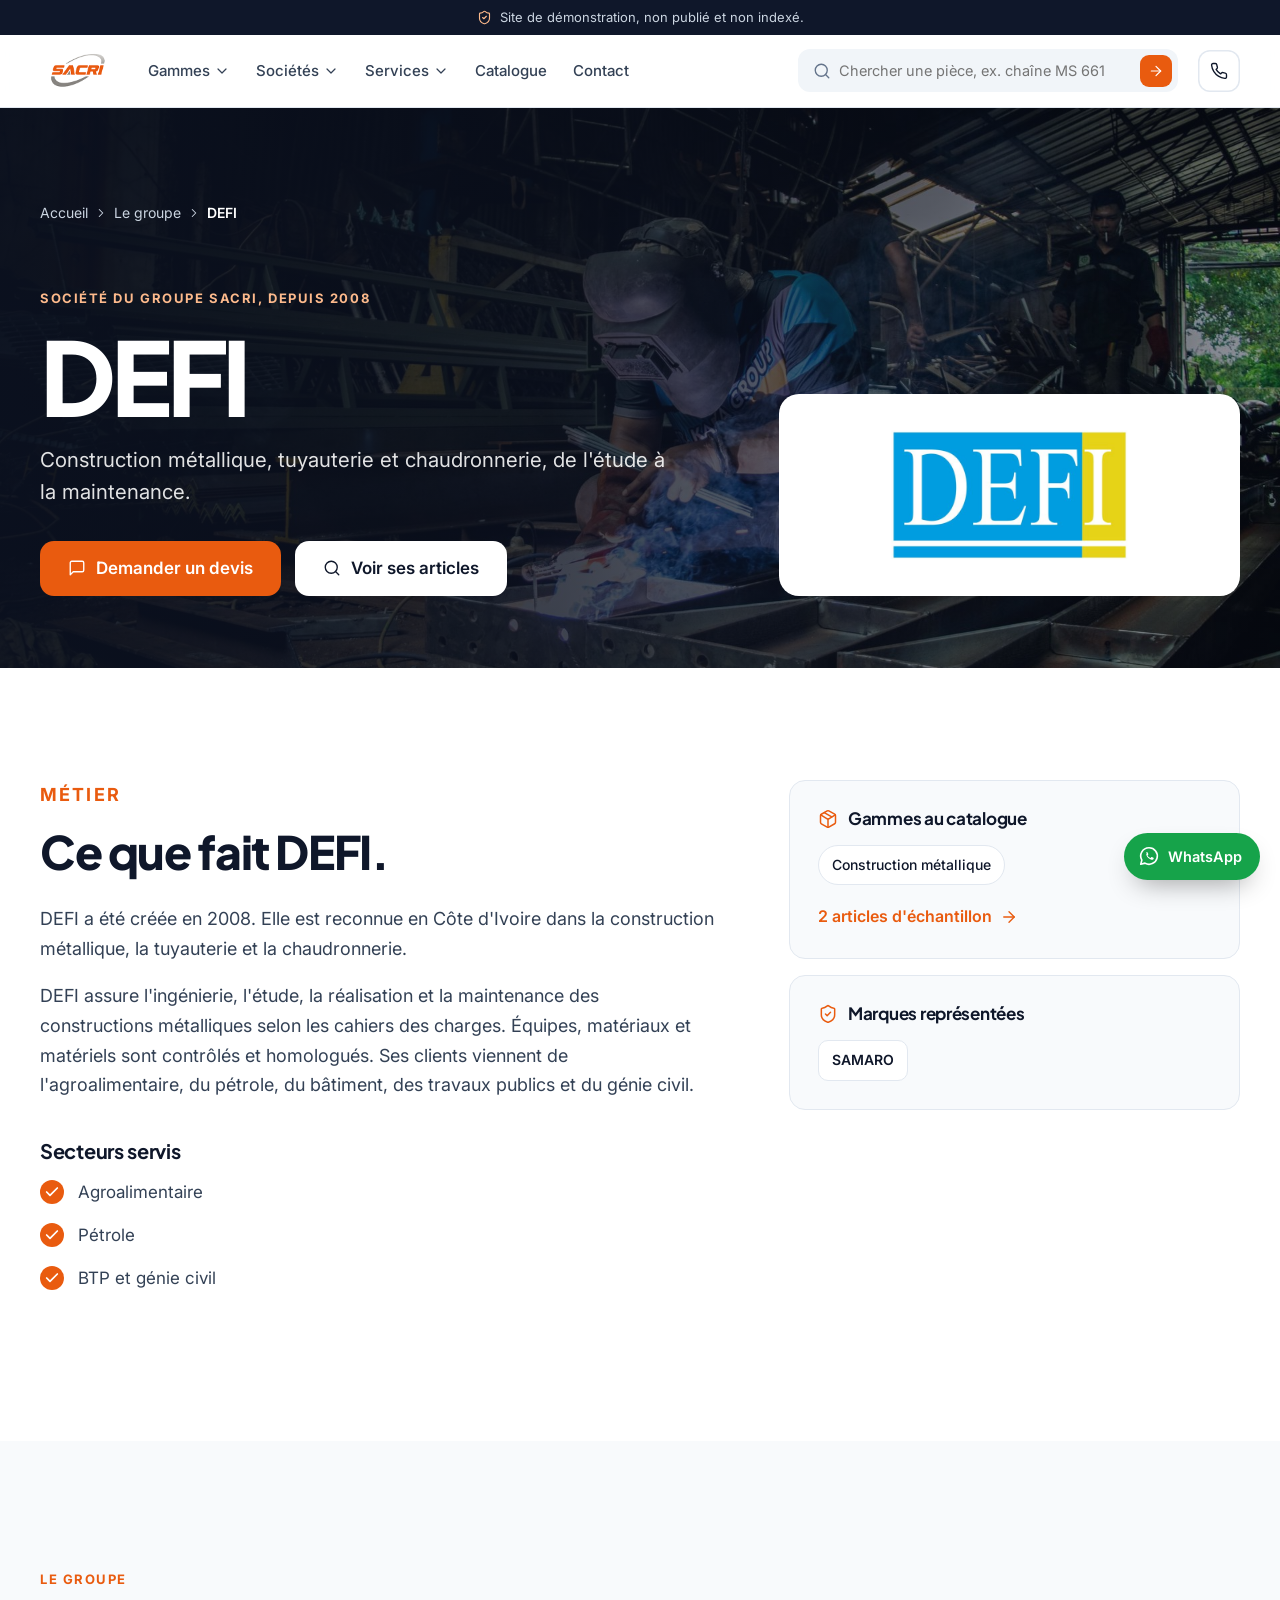
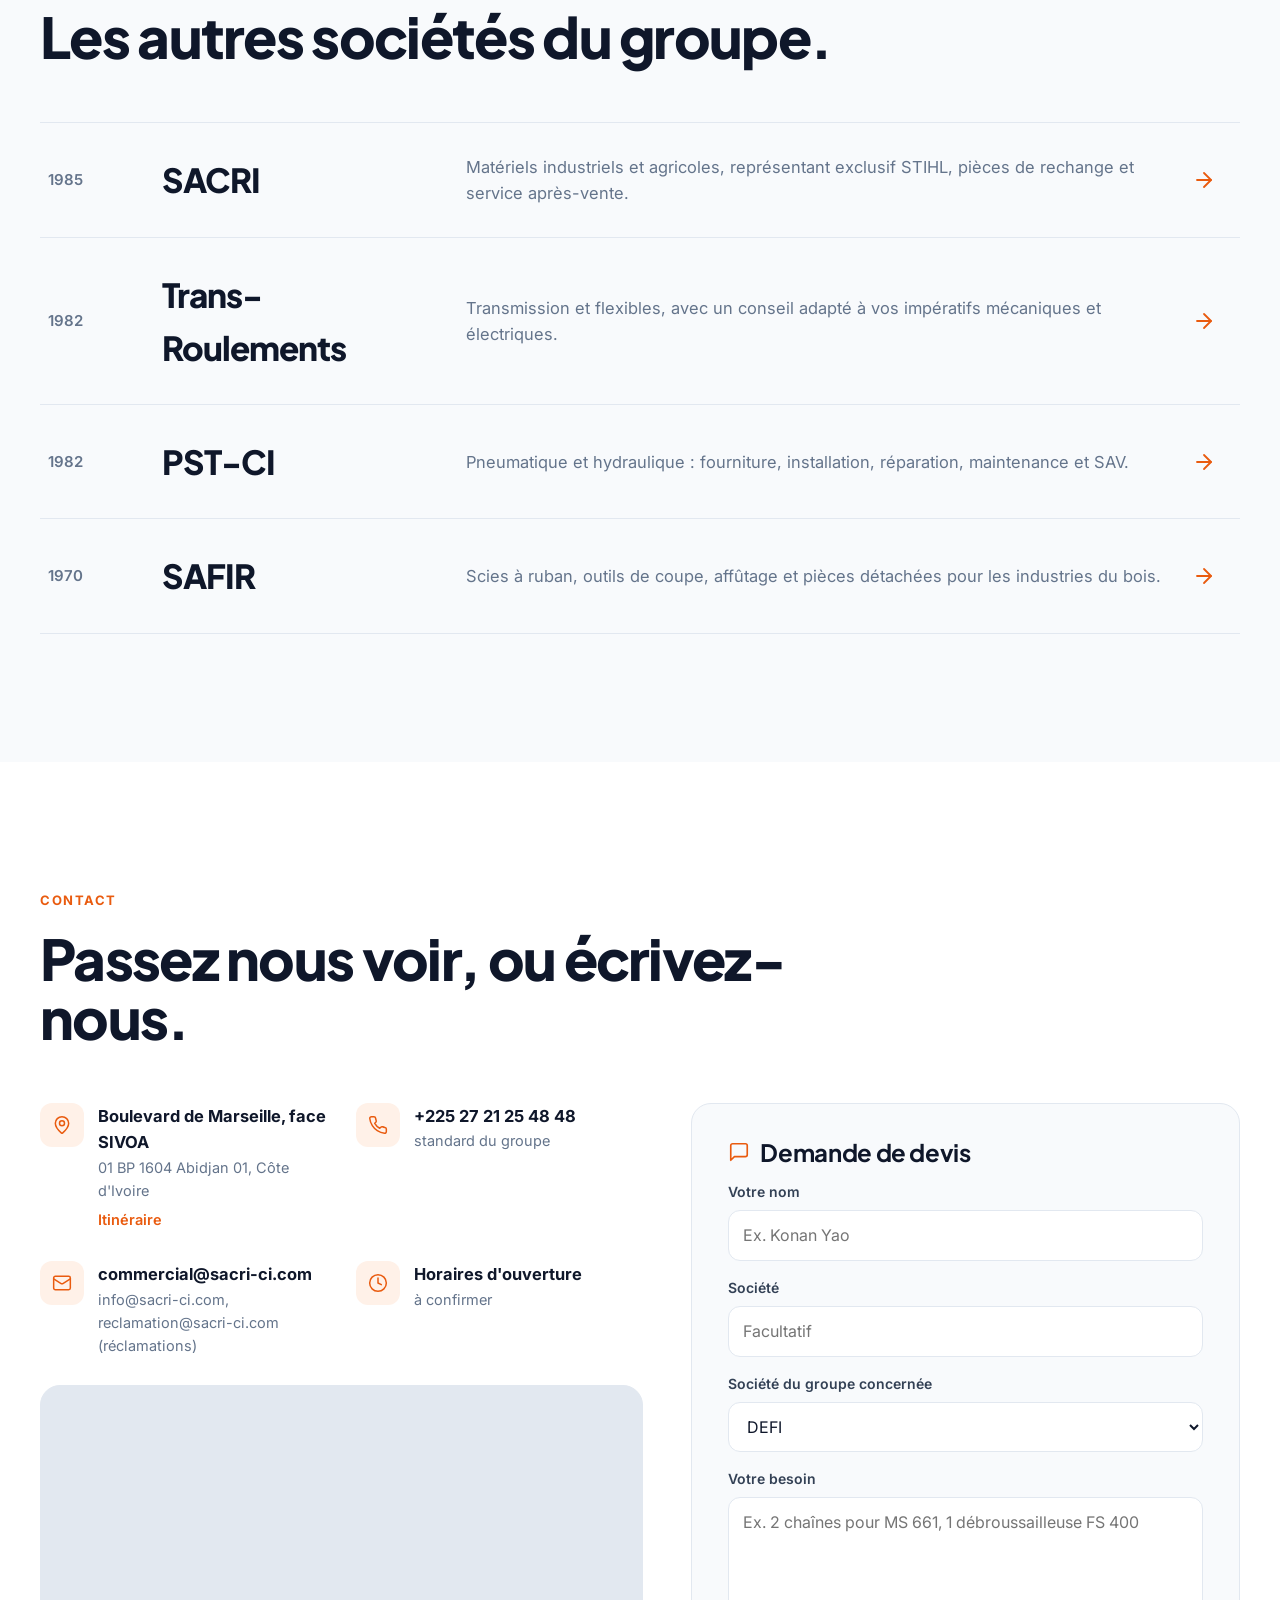
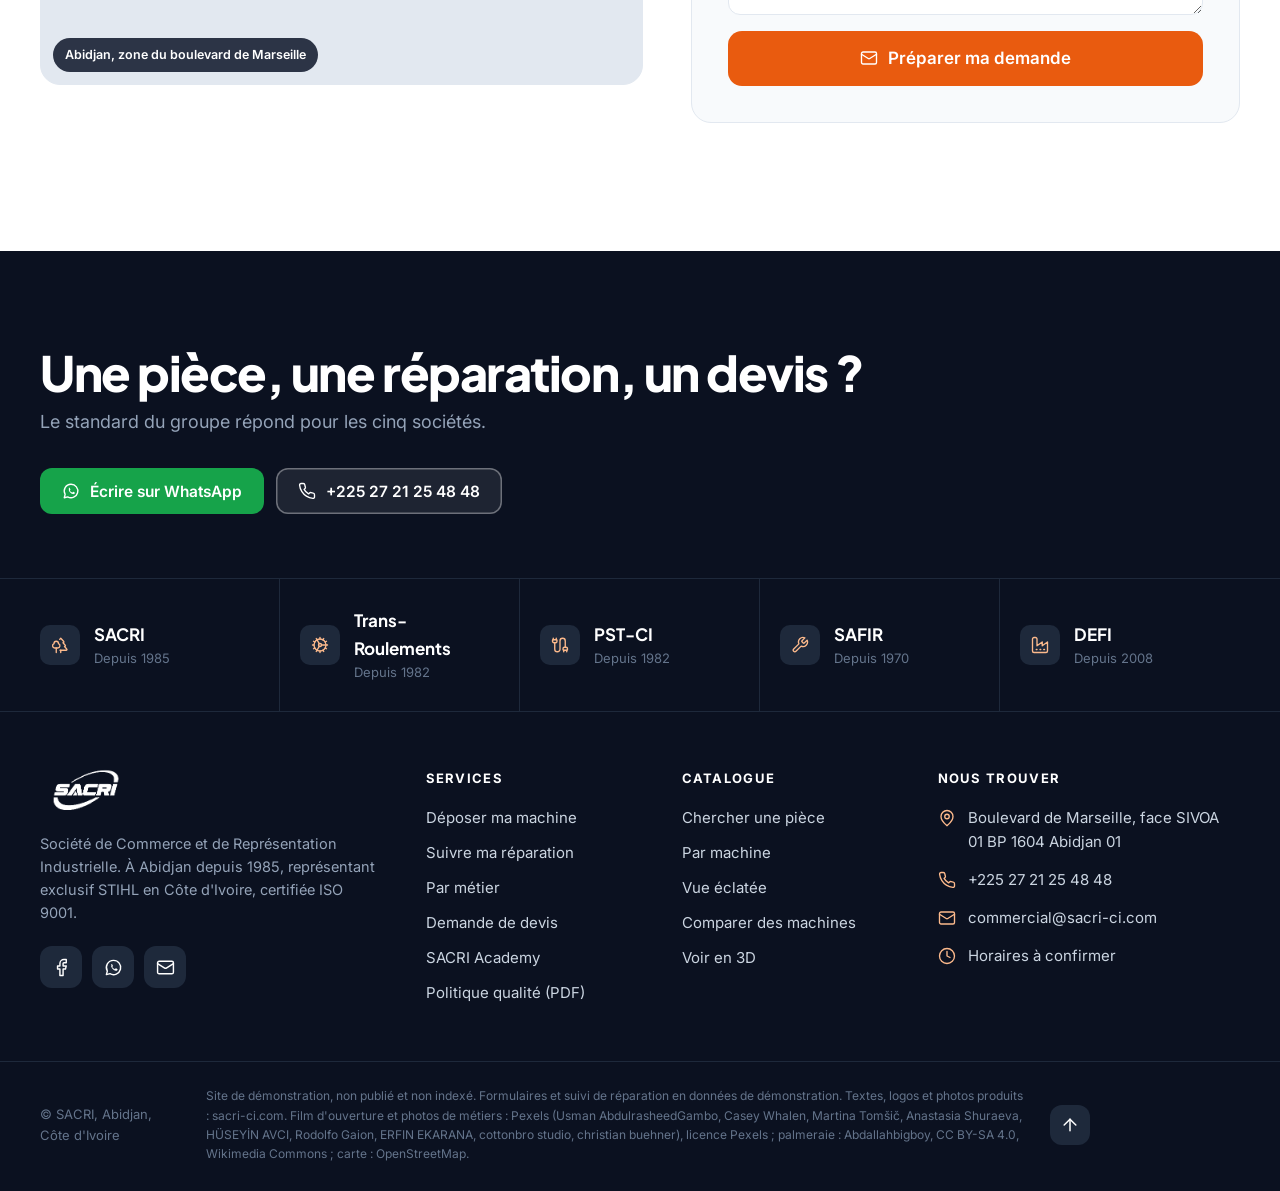
<file: societe-defi.html>
<!doctype html>
<html lang="fr">
<head>
<meta charset="utf-8">
<meta name="viewport" content="width=device-width, initial-scale=1">
<meta name="robots" content="noindex, nofollow">
<title>DEFI, société du groupe SACRI</title>
<meta name="description" content="Construction métallique, tuyauterie et chaudronnerie, de l&#x27;étude à la maintenance.">
<meta name="theme-color" content="#0F172A">
<link rel="icon" href="assets/img/logo-transp.png">
<link rel="preconnect" href="https://fonts.googleapis.com">
<link rel="preconnect" href="https://fonts.gstatic.com" crossorigin>
<link href="https://fonts.googleapis.com/css2?family=Inter:wght@400;500;600;700&family=Plus+Jakarta+Sans:wght@600;700;800&display=swap" rel="stylesheet">
<link rel="stylesheet" href="style.css?v=202611241751">
</head>
<body class="soc-page">
<svg width="0" height="0" style="position:absolute" aria-hidden="true">
  <symbol id="i-pin" viewBox="0 0 24 24"><path d="M20 10c0 4.993-5.539 10.193-7.399 11.799a1 1 0 0 1-1.202 0C9.539 20.193 4 14.993 4 10a8 8 0 0 1 16 0" /> <circle cx="12" cy="10" r="3" /></symbol>
  <symbol id="i-phone" viewBox="0 0 24 24"><path d="M22 16.92v3a2 2 0 0 1-2.18 2 19.79 19.79 0 0 1-8.63-3.07 19.5 19.5 0 0 1-6-6 19.79 19.79 0 0 1-3.07-8.67A2 2 0 0 1 4.11 2h3a2 2 0 0 1 2 1.72 12.84 12.84 0 0 0 .7 2.81 2 2 0 0 1-.45 2.11L8.09 9.91a16 16 0 0 0 6 6l1.27-1.27a2 2 0 0 1 2.11-.45 12.84 12.84 0 0 0 2.81.7A2 2 0 0 1 22 16.92z" /></symbol>
  <symbol id="i-mail" viewBox="0 0 24 24"><rect width="20" height="16" x="2" y="4" rx="2" /> <path d="m22 7-8.97 5.7a1.94 1.94 0 0 1-2.06 0L2 7" /></symbol>
  <symbol id="i-fb" viewBox="0 0 24 24"><path d="M18 2h-3a5 5 0 0 0-5 5v3H7v4h3v8h4v-8h3l1-4h-4V7a1 1 0 0 1 1-1h3z" /></symbol>
  <symbol id="i-arrow" viewBox="0 0 24 24"><path d="M5 12h14" /> <path d="m12 5 7 7-7 7" /></symbol>
  <symbol id="i-down" viewBox="0 0 24 24"><path d="m6 9 6 6 6-6" /></symbol>
  <symbol id="i-chev-r" viewBox="0 0 24 24"><path d="m9 18 6-6-6-6" /></symbol>
  <symbol id="i-check" viewBox="0 0 24 24"><path d="M20 6 9 17l-5-5" /></symbol>
  <symbol id="i-tree" viewBox="0 0 24 24"><path d="M10 10v.2A3 3 0 0 1 8.9 16H5a3 3 0 0 1-1-5.8V10a3 3 0 0 1 6 0Z" /> <path d="M7 16v6" /> <path d="M13 19v3" /> <path d="M12 19h8.3a1 1 0 0 0 .7-1.7L18 14h.3a1 1 0 0 0 .7-1.7L16 9h.2a1 1 0 0 0 .8-1.7L13 3l-1.4 1.5" /></symbol>
  <symbol id="i-leaf" viewBox="0 0 24 24"><path d="M7 20h10" /> <path d="M10 20c5.5-2.5.8-6.4 3-10" /> <path d="M9.5 9.4c1.1.8 1.8 2.2 2.3 3.7-2 .4-3.5.4-4.8-.3-1.2-.6-2.3-1.9-3-4.2 2.8-.5 4.4 0 5.5.8z" /> <path d="M14.1 6a7 7 0 0 0-1.1 4c1.9-.1 3.3-.6 4.3-1.4 1-1 1.6-2.3 1.7-4.6-2.7.1-4 1-4.9 2z" /></symbol>
  <symbol id="i-leaf2" viewBox="0 0 24 24"><path d="M11 20A7 7 0 0 1 9.8 6.1C15.5 5 17 4.48 19 2c1 2 2 4.18 2 8 0 5.5-4.78 10-10 10Z" /> <path d="M2 21c0-3 1.85-5.36 5.08-6C9.5 14.52 12 13 13 12" /></symbol>
  <symbol id="i-hose" viewBox="0 0 24 24"><path d="M17 21v-2a1 1 0 0 1-1-1v-1a2 2 0 0 1 2-2h2a2 2 0 0 1 2 2v1a1 1 0 0 1-1 1" /> <path d="M19 15V6.5a1 1 0 0 0-7 0v11a1 1 0 0 1-7 0V9" /> <path d="M21 21v-2h-4" /> <path d="M3 5h4V3" /> <path d="M7 5a1 1 0 0 1 1 1v1a2 2 0 0 1-2 2H4a2 2 0 0 1-2-2V6a1 1 0 0 1 1-1V3" /></symbol>
  <symbol id="i-wrench" viewBox="0 0 24 24"><path d="M14.7 6.3a1 1 0 0 0 0 1.4l1.6 1.6a1 1 0 0 0 1.4 0l3.77-3.77a6 6 0 0 1-7.94 7.94l-6.91 6.91a2.12 2.12 0 0 1-3-3l6.91-6.91a6 6 0 0 1 7.94-7.94l-3.76 3.76z" /></symbol>
  <symbol id="i-factory" viewBox="0 0 24 24"><path d="M2 20a2 2 0 0 0 2 2h16a2 2 0 0 0 2-2V8l-7 5V8l-7 5V4a2 2 0 0 0-2-2H4a2 2 0 0 0-2 2Z" /> <path d="M17 18h1" /> <path d="M12 18h1" /> <path d="M7 18h1" /></symbol>
  <symbol id="i-gear" viewBox="0 0 24 24"><path d="M12 20a8 8 0 1 0 0-16 8 8 0 0 0 0 16Z" /> <path d="M12 14a2 2 0 1 0 0-4 2 2 0 0 0 0 4Z" /> <path d="M12 2v2" /> <path d="M12 22v-2" /> <path d="m17 20.66-1-1.73" /> <path d="M11 10.27 7 3.34" /> <path d="m20.66 17-1.73-1" /> <path d="m3.34 7 1.73 1" /> <path d="M14 12h8" /> <path d="M2 12h2" /> <path d="m20.66 7-1.73 1" /> <path d="m3.34 17 1.73-1" /> <path d="m17 3.34-1 1.73" /> <path d="m11 13.73-4 6.93" /></symbol>
  <symbol id="i-box" viewBox="0 0 24 24"><path d="M11 21.73a2 2 0 0 0 2 0l7-4A2 2 0 0 0 21 16V8a2 2 0 0 0-1-1.73l-7-4a2 2 0 0 0-2 0l-7 4A2 2 0 0 0 3 8v8a2 2 0 0 0 1 1.73z" /> <path d="M12 22V12" /> <path d="m3.3 7 7.703 4.734a2 2 0 0 0 1.994 0L20.7 7" /> <path d="m7.5 4.27 9 5.15" /></symbol>
  <symbol id="i-shield" viewBox="0 0 24 24"><path d="M20 13c0 5-3.5 7.5-7.66 8.95a1 1 0 0 1-.67-.01C7.5 20.5 4 18 4 13V6a1 1 0 0 1 1-1c2 0 4.5-1.2 6.24-2.72a1.17 1.17 0 0 1 1.52 0C14.51 3.81 17 5 19 5a1 1 0 0 1 1 1z" /> <path d="m9 12 2 2 4-4" /></symbol>
  <symbol id="i-users" viewBox="0 0 24 24"><path d="M16 21v-2a4 4 0 0 0-4-4H6a4 4 0 0 0-4 4v2" /> <circle cx="9" cy="7" r="4" /> <path d="M22 21v-2a4 4 0 0 0-3-3.87" /> <path d="M16 3.13a4 4 0 0 1 0 7.75" /></symbol>
  <symbol id="i-search" viewBox="0 0 24 24"><circle cx="11" cy="11" r="8" /> <path d="m21 21-4.3-4.3" /></symbol>
  <symbol id="i-cube" viewBox="0 0 24 24"><path d="M21 8a2 2 0 0 0-1-1.73l-7-4a2 2 0 0 0-2 0l-7 4A2 2 0 0 0 3 8v8a2 2 0 0 0 1 1.73l7 4a2 2 0 0 0 2 0l7-4A2 2 0 0 0 21 16Z" /> <path d="m3.3 7 8.7 5 8.7-5" /> <path d="M12 22V12" /></symbol>
  <symbol id="i-explode" viewBox="0 0 24 24"><path d="M12.83 2.18a2 2 0 0 0-1.66 0L2.6 6.08a1 1 0 0 0 0 1.83l8.58 3.91a2 2 0 0 0 1.66 0l8.58-3.9a1 1 0 0 0 0-1.83z" /> <path d="M2 12a1 1 0 0 0 .58.91l8.6 3.91a2 2 0 0 0 1.65 0l8.58-3.9A1 1 0 0 0 22 12" /> <path d="M2 17a1 1 0 0 0 .58.91l8.6 3.91a2 2 0 0 0 1.65 0l8.58-3.9A1 1 0 0 0 22 17" /></symbol>
  <symbol id="i-cols" viewBox="0 0 24 24"><rect width="18" height="18" x="3" y="3" rx="2" /> <path d="M12 3v18" /></symbol>
  <symbol id="i-camera" viewBox="0 0 24 24"><path d="M14.5 4h-5L7 7H4a2 2 0 0 0-2 2v9a2 2 0 0 0 2 2h16a2 2 0 0 0 2-2V9a2 2 0 0 0-2-2h-3l-2.5-3z" /> <circle cx="12" cy="13" r="3" /></symbol>
  <symbol id="i-chat" viewBox="0 0 24 24"><path d="M21 15a2 2 0 0 1-2 2H7l-4 4V5a2 2 0 0 1 2-2h14a2 2 0 0 1 2 2z" /></symbol>
  <symbol id="i-clock" viewBox="0 0 24 24"><circle cx="12" cy="12" r="10" /> <polyline points="12 6 12 12 16 14" /></symbol>
  <symbol id="i-pdf" viewBox="0 0 24 24"><path d="M15 2H6a2 2 0 0 0-2 2v16a2 2 0 0 0 2 2h12a2 2 0 0 0 2-2V7Z" /> <path d="M14 2v4a2 2 0 0 0 2 2h4" /> <path d="M10 9H8" /> <path d="M16 13H8" /> <path d="M16 17H8" /></symbol>
  <symbol id="i-copy" viewBox="0 0 24 24"><rect width="14" height="14" x="8" y="8" rx="2" ry="2" /> <path d="M4 16c-1.1 0-2-.9-2-2V4c0-1.1.9-2 2-2h10c1.1 0 2 .9 2 2" /></symbol>
  <symbol id="i-up" viewBox="0 0 24 24"><path d="m5 12 7-7 7 7" /> <path d="M12 19V5" /></symbol>
  <symbol id="i-play" viewBox="0 0 24 24"><polygon points="6 3 20 12 6 21 6 3" /></symbol>
  <symbol id="i-pause" viewBox="0 0 24 24"><rect x="14" y="4" width="4" height="16" rx="1" /> <rect x="6" y="4" width="4" height="16" rx="1" /></symbol>
  <symbol id="i-award" viewBox="0 0 24 24"><path d="m15.477 12.89 1.515 8.526a.5.5 0 0 1-.81.47l-3.58-2.687a1 1 0 0 0-1.197 0l-3.586 2.686a.5.5 0 0 1-.81-.469l1.514-8.526" /> <circle cx="12" cy="8" r="6" /></symbol>
  <symbol id="i-cal" viewBox="0 0 24 24"><path d="M8 2v4" /> <path d="M16 2v4" /> <rect width="18" height="18" x="3" y="4" rx="2" /> <path d="M3 10h18" /> <path d="m9 16 2 2 4-4" /></symbol>
  <symbol id="i-building" viewBox="0 0 24 24"><path d="M6 22V4a2 2 0 0 1 2-2h8a2 2 0 0 1 2 2v18Z" /> <path d="M6 12H4a2 2 0 0 0-2 2v6a2 2 0 0 0 2 2h2" /> <path d="M18 9h2a2 2 0 0 1 2 2v9a2 2 0 0 1-2 2h-2" /> <path d="M10 6h4" /> <path d="M10 10h4" /> <path d="M10 14h4" /> <path d="M10 18h4" /></symbol>
  <symbol id="i-grad" viewBox="0 0 24 24"><path d="M21.42 10.922a1 1 0 0 0-.019-1.838L12.83 5.18a2 2 0 0 0-1.66 0L2.6 9.08a1 1 0 0 0 0 1.832l8.57 3.908a2 2 0 0 0 1.66 0z" /> <path d="M22 10v6" /> <path d="M6 12.5V16a6 3 0 0 0 12 0v-3.5" /></symbol>
  <symbol id="i-truck" viewBox="0 0 24 24"><path d="M14 18V6a2 2 0 0 0-2-2H4a2 2 0 0 0-2 2v11a1 1 0 0 0 1 1h2" /> <path d="M15 18H9" /> <path d="M19 18h2a1 1 0 0 0 1-1v-3.65a1 1 0 0 0-.22-.624l-3.48-4.35A1 1 0 0 0 17.52 8H14" /> <circle cx="17" cy="18" r="2" /> <circle cx="7" cy="18" r="2" /></symbol>
  <symbol id="i-linkedin" viewBox="0 0 24 24"><path d="M16 8a6 6 0 0 1 6 6v7h-4v-7a2 2 0 0 0-2-2 2 2 0 0 0-2 2v7h-4v-7a6 6 0 0 1 6-6z" /> <rect width="4" height="12" x="2" y="9" /> <circle cx="4" cy="4" r="2" /></symbol>
  <symbol id="i-x" viewBox="0 0 24 24"><path d="M18 6 6 18" /> <path d="m6 6 12 12" /></symbol>
  <symbol id="i-tool" viewBox="0 0 24 24"><path d="m15 12-8.373 8.373a1 1 0 1 1-3-3L12 9" /> <path d="m18 15 4-4" /> <path d="m21.5 11.5-1.914-1.914A2 2 0 0 1 19 8.172V7l-2.26-2.26a6 6 0 0 0-4.202-1.756L9 2.96l.92.82A6.18 6.18 0 0 1 12 8.4V10l2 2h1.172a2 2 0 0 1 1.414.586L18.5 14.5" /></symbol>
  <symbol id="i-circle-check" viewBox="0 0 24 24"><circle cx="12" cy="12" r="10" /> <path d="m9 12 2 2 4-4" /></symbol>
  <symbol id="i-store" viewBox="0 0 24 24"><path d="m2 7 4.41-4.41A2 2 0 0 1 7.83 2h8.34a2 2 0 0 1 1.42.59L22 7" /> <path d="M4 12v8a2 2 0 0 0 2 2h12a2 2 0 0 0 2-2v-8" /> <path d="M15 22v-4a2 2 0 0 0-2-2h-2a2 2 0 0 0-2 2v4" /> <path d="M2 7h20" /> <path d="M22 7v3a2 2 0 0 1-2 2a2.7 2.7 0 0 1-1.59-.63.7.7 0 0 0-.82 0A2.7 2.7 0 0 1 16 12a2.7 2.7 0 0 1-1.59-.63.7.7 0 0 0-.82 0A2.7 2.7 0 0 1 12 12a2.7 2.7 0 0 1-1.59-.63.7.7 0 0 0-.82 0A2.7 2.7 0 0 1 8 12a2.7 2.7 0 0 1-1.59-.63.7.7 0 0 0-.82 0A2.7 2.7 0 0 1 4 12a2 2 0 0 1-2-2V7" /></symbol>
  <symbol id="i-wa" viewBox="0 0 24 24"><path d="M12 3a9 9 0 0 0-7.8 13.5L3 21l4.6-1.2A9 9 0 1 0 12 3z"/><path d="M8.8 8.2c.2-.4.5-.4.7-.4h.5c.2 0 .4 0 .5.4l.7 1.7c.1.2 0 .4-.1.6l-.5.6c-.1.1-.2.3 0 .5.4.7 1 1.4 1.6 1.8.6.4 1 .6 1.3.7.2.1.4 0 .5-.1l.6-.8c.2-.2.4-.2.6-.1l1.6.8c.2.1.4.2.4.4 0 .5-.2 1.1-.6 1.4-.5.4-1.2.6-1.9.4-1.2-.3-2.4-1-3.4-1.9-1-.9-1.7-2-2.1-3-.3-.7-.2-1.5.3-2.1z" fill="currentColor" stroke="none"/></symbol>
</svg>

<a class="skip" href="#main">Aller au contenu</a>
<div class="demo-bar" role="note"><svg aria-hidden="true"><use href="#i-shield"/></svg><span>Site de démonstration, non publié et non indexé.</span></div>
<header class="top" id="top"><div class="wrap top-in">
  <a href="index.html" class="brand" aria-label="SACRI, accueil"><img src="assets/img/logo-transp.png" alt="SACRI" width="88" height="44"></a>
  <nav id="nav" class="nav" aria-label="Menu principal">
    <div class="mi-item"><button class="mi-btn" type="button" aria-expanded="false" aria-controls="mg-gammes">Gammes<svg class="chev" aria-hidden="true"><use href="#i-down"/></svg></button>
      <div class="mega" id="mg-gammes"><div class="wrap mega-in"><div class="mg-head"><b>Nos gammes</b><a href="https://leslita06.github.io/sacri-catalogue/">Tout le catalogue<svg aria-hidden="true"><use href="#i-arrow"/></svg></a></div><div class="mg-grid g5"><a class="mg-g" href="https://leslita06.github.io/sacri-catalogue/#/catalogue?fam=Forestier+et+agricole"><img src="assets/img/g-agri.jpg" alt="" loading="lazy" width="56" height="56"><span><b>Agricole et forestier</b><small>Atomiseurs, tarières, tronçonneuses</small></span></a><a class="mg-g" href="https://leslita06.github.io/sacri-catalogue/#/catalogue?fam=Espaces+verts"><img src="assets/img/g-ev.jpg" alt="" loading="lazy" width="56" height="56"><span><b>Espaces verts</b><small>Débroussailleuses, souffleurs, tondeuses</small></span></a><a class="mg-g" href="https://leslita06.github.io/sacri-catalogue/#/catalogue?fam=Lavage+et+nettoyage"><img src="assets/img/g-lavage.jpg" alt="" loading="lazy" width="56" height="56"><span><b>Lavage et nettoyage</b><small>Nettoyeurs, aspirateurs</small></span></a><a class="mg-g" href="https://leslita06.github.io/sacri-catalogue/#/catalogue?fam=Lubrifiants"><img src="assets/img/g-lub.jpg" alt="" loading="lazy" width="56" height="56"><span><b>Lubrifiants</b><small>Huiles moteur, hydrauliques, graisses</small></span></a><a class="mg-g" href="https://leslita06.github.io/sacri-catalogue/#/catalogue?fam=Flexibles+et+raccords"><img src="assets/img/g-flex.jpg" alt="" loading="lazy" width="56" height="56"><span><b>Flexibles et transmission</b><small>Flexibles, raccords, roulements</small></span></a><a class="mg-g" href="https://leslita06.github.io/sacri-catalogue/#/catalogue?fam=Levage"><img src="assets/img/g-levage.jpg" alt="" loading="lazy" width="56" height="56"><span><b>Levage</b><small>Sangles, câbles, palans</small></span></a><a class="mg-g" href="https://leslita06.github.io/sacri-catalogue/#/catalogue?fam=Outillage"><img src="assets/img/g-outillage.jpg" alt="" loading="lazy" width="56" height="56"><span><b>Outillage</b><small>Servantes, caisses, clés</small></span></a><a class="mg-g" href="https://leslita06.github.io/sacri-catalogue/#/catalogue?fam=Sécurité+et+EPI"><img src="assets/img/g-epi.jpg" alt="" loading="lazy" width="56" height="56"><span><b>Sécurité et EPI</b><small>Casques, gants, chaussures</small></span></a><a class="mg-g" href="https://leslita06.github.io/sacri-catalogue/#/catalogue?fam=Pneumatique+et+hydraulique"><img src="assets/img/g-fourn.jpg" alt="" loading="lazy" width="56" height="56"><span><b>Fournitures industrielles</b><small>Compresseurs, crics, presses</small></span></a><a class="mg-g" href="index.html#contact"><img src="assets/img/g-centrale.jpg" alt="" loading="lazy" width="56" height="56"><span><b>Centrale d&#x27;achat</b><small>Tous matériels, sur demande</small></span></a></div></div></div></div>
    <div class="mi-item"><button class="mi-btn" type="button" aria-expanded="false" aria-controls="mg-socs">Sociétés<svg class="chev" aria-hidden="true"><use href="#i-down"/></svg></button>
      <div class="mega" id="mg-socs"><div class="wrap mega-in"><div class="mg-head"><b>Cinq sociétés, un même groupe</b><a href="index.html#groupe">Le groupe<svg aria-hidden="true"><use href="#i-arrow"/></svg></a></div><div class="mg-grid g3"><a class="mg-s" href="societe-sacri.html"><span class="mg-i"><svg aria-hidden="true"><use href="#i-tree"/></svg></span><span><b>SACRI</b><small>Matériels industriels et agricoles, représentant exclusif STIHL, pièces de rechange et service après-vente.</small></span></a><a class="mg-s" href="societe-trans-roulements.html"><span class="mg-i"><svg aria-hidden="true"><use href="#i-gear"/></svg></span><span><b>Trans-Roulements</b><small>Transmission et flexibles, avec un conseil adapté à vos impératifs mécaniques et électriques.</small></span></a><a class="mg-s" href="societe-pst-ci.html"><span class="mg-i"><svg aria-hidden="true"><use href="#i-hose"/></svg></span><span><b>PST-CI</b><small>Pneumatique et hydraulique : fourniture, installation, réparation, maintenance et SAV.</small></span></a><a class="mg-s" href="societe-safir.html"><span class="mg-i"><svg aria-hidden="true"><use href="#i-wrench"/></svg></span><span><b>SAFIR</b><small>Scies à ruban, outils de coupe, affûtage et pièces détachées pour les industries du bois.</small></span></a><a class="mg-s" href="societe-defi.html"><span class="mg-i"><svg aria-hidden="true"><use href="#i-factory"/></svg></span><span><b>DEFI</b><small>Construction métallique, tuyauterie et chaudronnerie, de l&#x27;étude à la maintenance.</small></span></a></div></div></div></div>
    <div class="mi-item"><button class="mi-btn" type="button" aria-expanded="false" aria-controls="mg-srv">Services<svg class="chev" aria-hidden="true"><use href="#i-down"/></svg></button>
      <div class="mega" id="mg-srv"><div class="wrap mega-in"><div class="mg-head"><b>Avant, pendant et après l'achat</b><a href="index.html#atelier">Atelier et SAV<svg aria-hidden="true"><use href="#i-arrow"/></svg></a></div><div class="mg-grid g3"><a class="mg-s" href="index.html#atelier"><span class="mg-i"><svg aria-hidden="true"><use href="#i-wrench"/></svg></span><span><b>Déposer ma machine à l'atelier</b><small>Diagnostic et réparation par nos techniciens</small></span></a><a class="mg-s" href="index.html#suivi"><span class="mg-i"><svg aria-hidden="true"><use href="#i-clock"/></svg></span><span><b>Suivre ma réparation</b><small>Avec votre numéro de dossier</small></span></a><a class="mg-s" href="https://leslita06.github.io/sacri-catalogue/"><span class="mg-i"><svg aria-hidden="true"><use href="#i-box"/></svg></span><span><b>Pièces de rechange</b><small>Par référence, par machine ou en photo</small></span></a><a class="mg-s" href="index.html#metiers"><span class="mg-i"><svg aria-hidden="true"><use href="#i-users"/></svg></span><span><b>Conseil par métier</b><small>Le bon matériel pour votre usage</small></span></a><a class="mg-s" href="https://leslita06.github.io/sacri-academy/"><span class="mg-i"><svg aria-hidden="true"><use href="#i-grad"/></svg></span><span><b>SACRI Academy</b><small>Proposition de programme de formation</small></span></a><a class="mg-s" href="index.html#contact"><span class="mg-i"><svg aria-hidden="true"><use href="#i-chat"/></svg></span><span><b>Demande de devis</b><small>Réponse de notre équipe commerciale</small></span></a></div></div></div></div>
    <a class="mi-link" href="https://leslita06.github.io/sacri-catalogue/">Catalogue</a>
    <a class="mi-link" href="index.html#contact">Contact</a>
  </nav>
  <form class="hs" id="hs" role="search" action="https://leslita06.github.io/sacri-catalogue/" autocomplete="off">
    <svg class="ic" aria-hidden="true"><use href="#i-search"/></svg><input id="hq" type="search" placeholder="Chercher une pièce, ex. chaîne MS 661" aria-label="Chercher une pièce dans le catalogue" enterkeyhint="search">
    <button type="submit" class="hs-go" aria-label="Rechercher"><svg aria-hidden="true"><use href="#i-arrow"/></svg></button>
    <div class="hs-sugg" id="hs-sugg" role="listbox" hidden></div>
  </form>
  <a class="ico-btn hide-s" href="tel:+2252721254848" aria-label="Appeler SACRI"><svg aria-hidden="true"><use href="#i-phone"/></svg></a>
  <button class="burger" id="burger" type="button" aria-label="Ouvrir le menu" aria-expanded="false" aria-controls="nav"><span></span><span></span><span></span></button>
</div></header>
<main id="main">
<section class="s-hero"><picture><source media="(max-width:700px)" srcset="assets/img/v7/industrie-m.jpg"><img class="s-img" src="assets/img/v7/industrie.jpg" alt="" loading="lazy" decoding="async"></picture>
  <div class="wrap s-hero-in">
  <nav class="crumb" aria-label="Fil d'Ariane"><a href="index.html">Accueil</a><svg aria-hidden="true"><use href="#i-chev-r"/></svg><a href="index.html#groupe">Le groupe</a><svg aria-hidden="true"><use href="#i-chev-r"/></svg><span>DEFI</span></nav>
  <div class="s-head"><div><p class="eyebrow eb-l">Société du groupe SACRI, depuis 2008</p><h1 class="h1s">DEFI</h1><p class="s-sub">Construction métallique, tuyauterie et chaudronnerie, de l&#x27;étude à la maintenance.</p>
    <div class="ctas"><a class="btn btn-xl" href="#contact"><svg aria-hidden="true"><use href="#i-chat"/></svg>Demander un devis</a><a class="btn btn-xl btn-white" href="https://leslita06.github.io/sacri-catalogue/#/catalogue?soc=DEFI"><svg aria-hidden="true"><use href="#i-search"/></svg>Voir ses articles</a></div></div>
    <div class="s-logo"><img src="assets/img/f-defi-logo.png" alt="Logo DEFI"></div></div>
</div></section>
<section class="s-body"><div class="wrap s-grid">
  <div><p class="eyebrow">Métier</p><h2 class="h2s">Ce que fait DEFI.</h2><p>DEFI a été créée en 2008. Elle est reconnue en Côte d&#x27;Ivoire dans la construction métallique, la tuyauterie et la chaudronnerie.</p><p>DEFI assure l&#x27;ingénierie, l&#x27;étude, la réalisation et la maintenance des constructions métalliques selon les cahiers des charges. Équipes, matériaux et matériels sont contrôlés et homologués. Ses clients viennent de l&#x27;agroalimentaire, du pétrole, du bâtiment, des travaux publics et du génie civil.</p>
    <h3 class="h3s">Secteurs servis</h3><ul class="ticks"><li><svg aria-hidden="true"><use href="#i-check"/></svg>Agroalimentaire</li><li><svg aria-hidden="true"><use href="#i-check"/></svg>Pétrole</li><li><svg aria-hidden="true"><use href="#i-check"/></svg>BTP et génie civil</li></ul></div>
  <aside class="s-side">
    <div class="s-card"><h3><svg aria-hidden="true"><use href="#i-box"/></svg>Gammes au catalogue</h3><div class="fchips"><a class="fchip" href="https://leslita06.github.io/sacri-catalogue/#/catalogue?soc=DEFI&amp;fam=Construction+métallique">Construction métallique</a></div><a class="lnk-l" href="https://leslita06.github.io/sacri-catalogue/#/catalogue?soc=DEFI">2 articles d'échantillon<svg aria-hidden="true"><use href="#i-arrow"/></svg></a></div>
    <div class="s-card"><h3><svg aria-hidden="true"><use href="#i-shield"/></svg>Marques représentées</h3><ul class="mq"><li>SAMARO</li></ul></div>
  </aside>
</div></section>
<section class="groupe groupe-s"><div class="wrap"><div class="sec-head"><p class="eyebrow">Le groupe</p><h2>Les autres sociétés du groupe.</h2></div><ul class="glist"><li><a href="societe-sacri.html"><span class="gl-y">1985</span><span class="gl-n">SACRI</span><span class="gl-d">Matériels industriels et agricoles, représentant exclusif STIHL, pièces de rechange et service après-vente.</span><svg class="gl-go" aria-hidden="true"><use href="#i-arrow"/></svg></a></li><li><a href="societe-trans-roulements.html"><span class="gl-y">1982</span><span class="gl-n">Trans-Roulements</span><span class="gl-d">Transmission et flexibles, avec un conseil adapté à vos impératifs mécaniques et électriques.</span><svg class="gl-go" aria-hidden="true"><use href="#i-arrow"/></svg></a></li><li><a href="societe-pst-ci.html"><span class="gl-y">1982</span><span class="gl-n">PST-CI</span><span class="gl-d">Pneumatique et hydraulique : fourniture, installation, réparation, maintenance et SAV.</span><svg class="gl-go" aria-hidden="true"><use href="#i-arrow"/></svg></a></li><li><a href="societe-safir.html"><span class="gl-y">1970</span><span class="gl-n">SAFIR</span><span class="gl-d">Scies à ruban, outils de coupe, affûtage et pièces détachées pour les industries du bois.</span><svg class="gl-go" aria-hidden="true"><use href="#i-arrow"/></svg></a></li></ul></div></section>
<section id="contact" class="contact"><div class="wrap">
  <div class="sec-head"><p class="eyebrow">Contact</p><h2>Passez nous voir, ou écrivez-nous.</h2></div>
  <div class="ct-grid">
    <div class="ct-l">
      <ul class="coords">
        <li><span class="c-i"><svg aria-hidden="true"><use href="#i-pin"/></svg></span><div><b>Boulevard de Marseille, face SIVOA</b><small>01 BP 1604 Abidjan 01, Côte d'Ivoire</small><a href="https://www.google.com/maps/search/?api=1&amp;query=SACRI+Boulevard+de+Marseille+face+SIVOA+Abidjan" target="_blank" rel="noopener">Itinéraire</a></div></li>
        <li><span class="c-i"><svg aria-hidden="true"><use href="#i-phone"/></svg></span><div><b><a href="tel:+2252721254848">+225 27 21 25 48 48</a></b><small>standard du groupe</small></div></li>
        <li><span class="c-i"><svg aria-hidden="true"><use href="#i-mail"/></svg></span><div><b><a href="mailto:commercial@sacri-ci.com">commercial@sacri-ci.com</a></b><small><a href="mailto:info@sacri-ci.com">info@sacri-ci.com</a>, <a href="mailto:reclamation@sacri-ci.com">reclamation@sacri-ci.com</a> (réclamations)</small></div></li>
        <li><span class="c-i"><svg aria-hidden="true"><use href="#i-clock"/></svg></span><div><b>Horaires d'ouverture</b><small>à confirmer</small></div></li>
      </ul>
      <div class="map"><iframe title="Carte d'Abidjan, zone du boulevard de Marseille" src="https://www.openstreetmap.org/export/embed.html?bbox=-4.0800%2C5.2650%2C-3.9300%2C5.3700&amp;layer=mapnik" loading="eager" referrerpolicy="no-referrer"></iframe><span class="map-l">Abidjan, zone du boulevard de Marseille</span></div>
    </div>
    <form class="devis-form" id="devis-form">
      <h3><svg aria-hidden="true"><use href="#i-chat"/></svg>Demande de devis</h3>
      <label>Votre nom<input name="nom" required placeholder="Ex. Konan Yao" autocomplete="name"></label>
      <label>Société<input name="soc" placeholder="Facultatif" autocomplete="organization"></label>
      <label>Société du groupe concernée<select name="dest"><option>SACRI</option><option>Trans-Roulements</option><option>PST-CI</option><option>SAFIR</option><option selected>DEFI</option><option>Je ne sais pas</option></select></label>
      <label>Votre besoin<textarea name="besoin" rows="4" required placeholder="Ex. 2 chaînes pour MS 661, 1 débroussailleuse FS 400"></textarea></label>
      <button class="btn btn-xl" type="submit"><svg aria-hidden="true"><use href="#i-mail"/></svg>Préparer ma demande</button>
    </form>
  </div>
</div></section>
<div class="modal" id="modal" hidden><div class="modal-box" role="dialog" aria-modal="true" aria-labelledby="m-t">
  <button class="x" type="button" data-close aria-label="Fermer">×</button>
  <h3 id="m-t">Votre demande de devis</h3><p class="fine">Votre message est prêt. Envoyez-le à l'équipe commerciale.</p>
  <div class="bubble" id="m-msg"></div>
  <div class="m-act"><a class="btn" id="m-mail" href="#"><svg aria-hidden="true"><use href="#i-mail"/></svg>Envoyer par e-mail</a><a class="btn btn-wa" id="m-wa" href="#" target="_blank" rel="noopener"><svg aria-hidden="true"><use href="#i-wa"/></svg>WhatsApp</a><button class="btn btn-line" id="m-copy" type="button"><svg aria-hidden="true"><use href="#i-copy"/></svg><span>Copier</span></button></div>
</div></div>
</main>
<footer class="foot">
  <div class="wrap foot-cta">
    <div><h2>Une pièce, une réparation, un devis ?</h2><p>Le standard du groupe répond pour les cinq sociétés.</p></div>
    <div class="foot-cta-b">
      <a class="btn btn-wa" href="https://wa.me/?text=Bonjour%20SACRI%2C%20" target="_blank" rel="noopener"><svg aria-hidden="true"><use href="#i-wa"/></svg>Écrire sur WhatsApp</a>
      <a class="btn btn-ghost" href="tel:+2252721254848"><svg aria-hidden="true"><use href="#i-phone"/></svg>+225 27 21 25 48 48</a>
    </div>
  </div>
  <div class="wrap foot-socs"><a class="fs" href="societe-sacri.html"><span class="fs-i"><svg aria-hidden="true"><use href="#i-tree"/></svg></span><span><b>SACRI</b><small>Depuis 1985</small></span></a><a class="fs" href="societe-trans-roulements.html"><span class="fs-i"><svg aria-hidden="true"><use href="#i-gear"/></svg></span><span><b>Trans-Roulements</b><small>Depuis 1982</small></span></a><a class="fs" href="societe-pst-ci.html"><span class="fs-i"><svg aria-hidden="true"><use href="#i-hose"/></svg></span><span><b>PST-CI</b><small>Depuis 1982</small></span></a><a class="fs" href="societe-safir.html"><span class="fs-i"><svg aria-hidden="true"><use href="#i-wrench"/></svg></span><span><b>SAFIR</b><small>Depuis 1970</small></span></a><a class="fs" href="societe-defi.html"><span class="fs-i"><svg aria-hidden="true"><use href="#i-factory"/></svg></span><span><b>DEFI</b><small>Depuis 2008</small></span></a></div>
  <div class="wrap foot-grid">
    <div class="foot-brand">
      <img src="assets/img/logo-blanc.png" alt="SACRI" width="104" height="52" loading="lazy">
      <p>Société de Commerce et de Représentation Industrielle. À Abidjan depuis 1985, représentant exclusif STIHL en Côte d'Ivoire, certifiée ISO 9001.</p>
      <div class="rs"><a href="https://www.facebook.com/sacriofficiel" target="_blank" rel="noopener" aria-label="SACRI sur Facebook"><svg aria-hidden="true"><use href="#i-fb"/></svg></a><a href="https://wa.me/?text=Bonjour%20SACRI%2C%20" target="_blank" rel="noopener" aria-label="SACRI sur WhatsApp"><svg aria-hidden="true"><use href="#i-wa"/></svg></a><a href="mailto:info@sacri-ci.com" aria-label="Écrire à SACRI"><svg aria-hidden="true"><use href="#i-mail"/></svg></a></div>
    </div>
    <div><h4>Services</h4><ul class="fl">
      <li><a href="index.html#atelier">Déposer ma machine</a></li><li><a href="index.html#suivi">Suivre ma réparation</a></li>
      <li><a href="index.html#metiers">Par métier</a></li><li><a href="index.html#contact">Demande de devis</a></li>
      <li><a href="https://leslita06.github.io/sacri-academy/">SACRI Academy</a></li>
      <li><a href="assets/politique-qualite-v4.pdf" target="_blank" rel="noopener">Politique qualité (PDF)</a></li></ul></div>
    <div><h4>Catalogue</h4><ul class="fl">
      <li><a href="https://leslita06.github.io/sacri-catalogue/">Chercher une pièce</a></li><li><a href="https://leslita06.github.io/sacri-catalogue/#/machines">Par machine</a></li>
      <li><a href="https://leslita06.github.io/sacri-catalogue/#/machine/ms661/eclate">Vue éclatée</a></li><li><a href="https://leslita06.github.io/sacri-catalogue/#/comparer">Comparer des machines</a></li>
      <li><a href="https://leslita06.github.io/sacri-3d/">Voir en 3D</a></li></ul></div>
    <div><h4>Nous trouver</h4><ul class="fc">
      <li><svg aria-hidden="true"><use href="#i-pin"/></svg><span>Boulevard de Marseille, face SIVOA<br>01 BP 1604 Abidjan 01</span></li>
      <li><svg aria-hidden="true"><use href="#i-phone"/></svg><a href="tel:+2252721254848">+225 27 21 25 48 48</a></li>
      <li><svg aria-hidden="true"><use href="#i-mail"/></svg><a href="mailto:commercial@sacri-ci.com">commercial@sacri-ci.com</a></li>
      <li><svg aria-hidden="true"><use href="#i-clock"/></svg><span>Horaires à confirmer</span></li></ul></div>
  </div>
  <div class="wrap foot-bar">
    <span>© SACRI, Abidjan, Côte d'Ivoire</span>
    <span class="cred">Site de démonstration, non publié et non indexé. Formulaires et suivi de réparation en données de démonstration. Textes, logos et photos produits : sacri-ci.com. Film d'ouverture et photos de métiers : Pexels (Usman AbdulrasheedGambo, Casey Whalen, Martina Tomšič, Anastasia Shuraeva, HÜSEYİN AVCI, Rodolfo Gaion, ERFIN EKARANA, cottonbro studio, christian buehner), licence Pexels ; palmeraie : Abdallahbigboy, CC BY-SA 4.0, Wikimedia Commons ; carte : OpenStreetMap.</span>
    <a href="#top" class="to-top" aria-label="Revenir en haut"><svg aria-hidden="true"><use href="#i-up"/></svg></a>
  </div>
</footer>
<a class="wa-float" id="wa-float" href="https://wa.me/?text=Bonjour%20SACRI%2C%20" target="_blank" rel="noopener" aria-label="Écrire à SACRI sur WhatsApp"><svg aria-hidden="true"><use href="#i-wa"/></svg><span>WhatsApp</span></a>
<script src="search.js?v=202611241751"></script>
<script src="app.js?v=202611241751"></script>
</body>
</html>
</file>
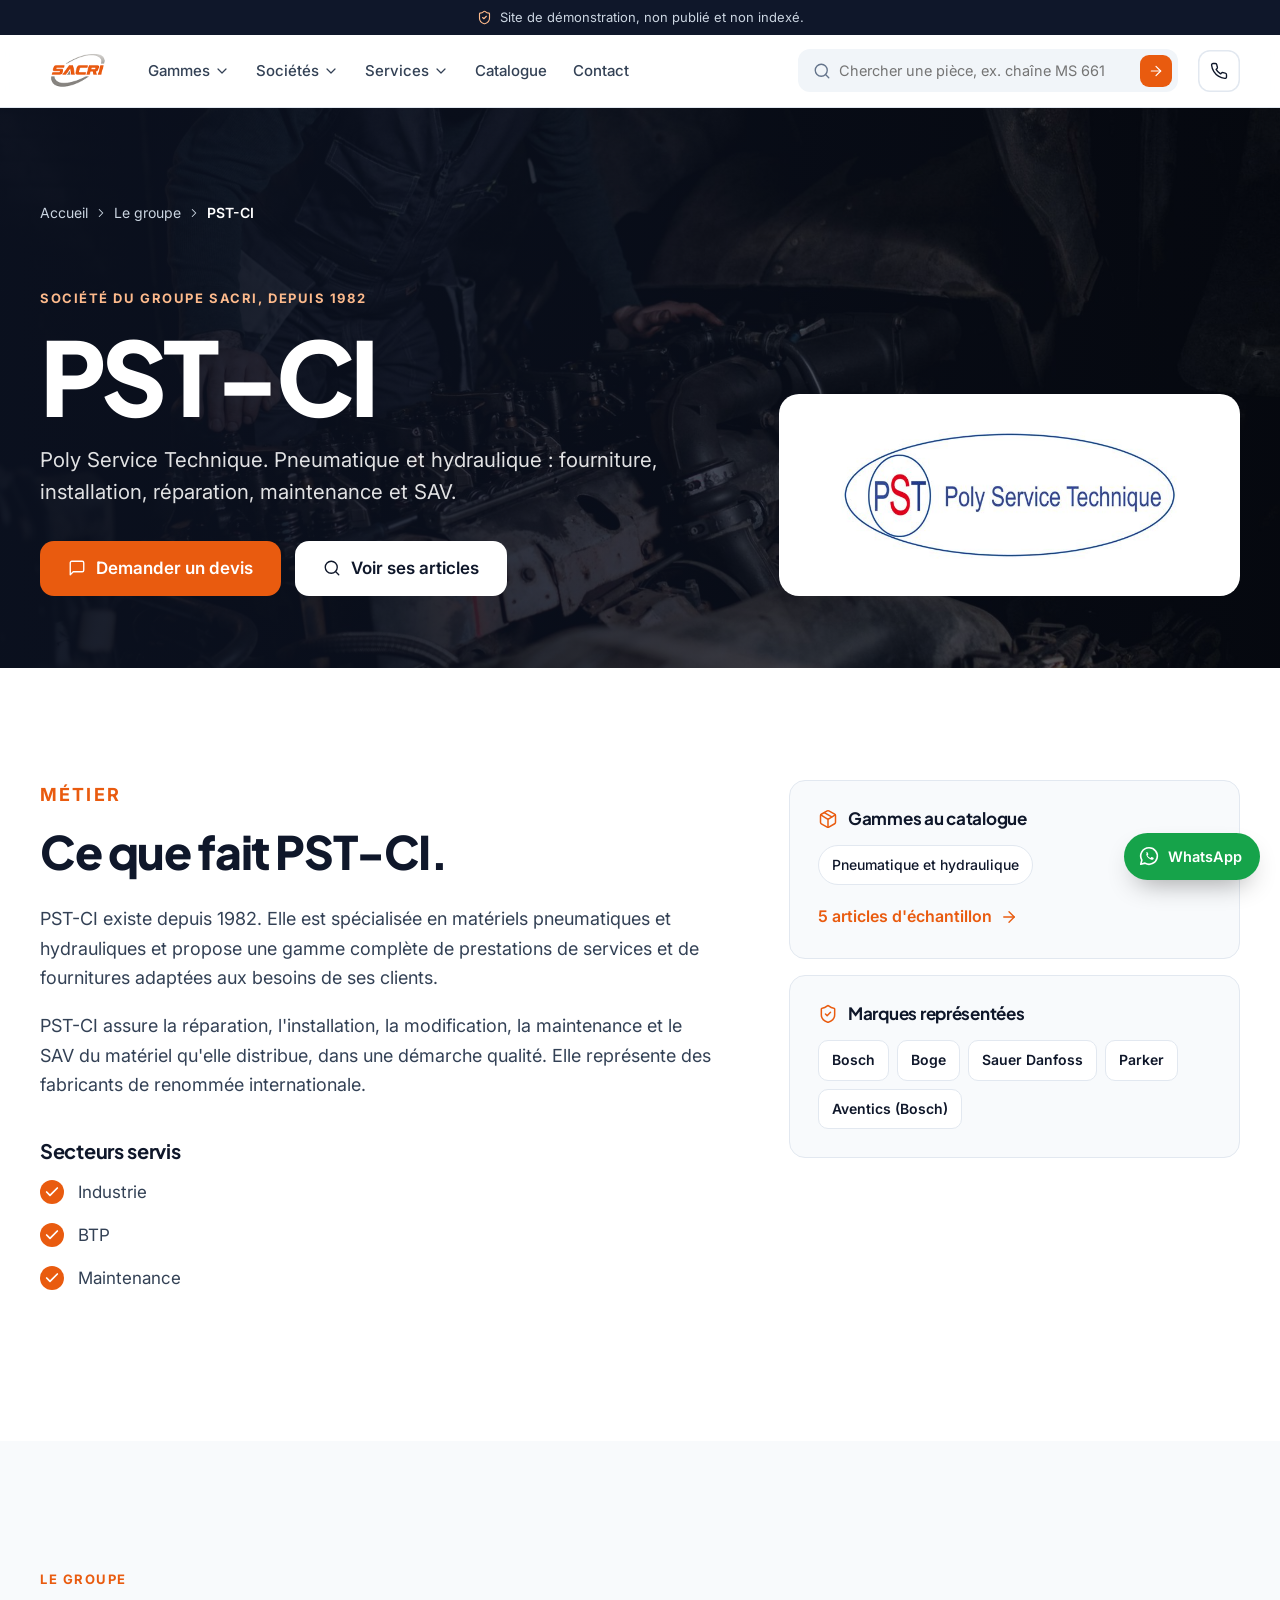
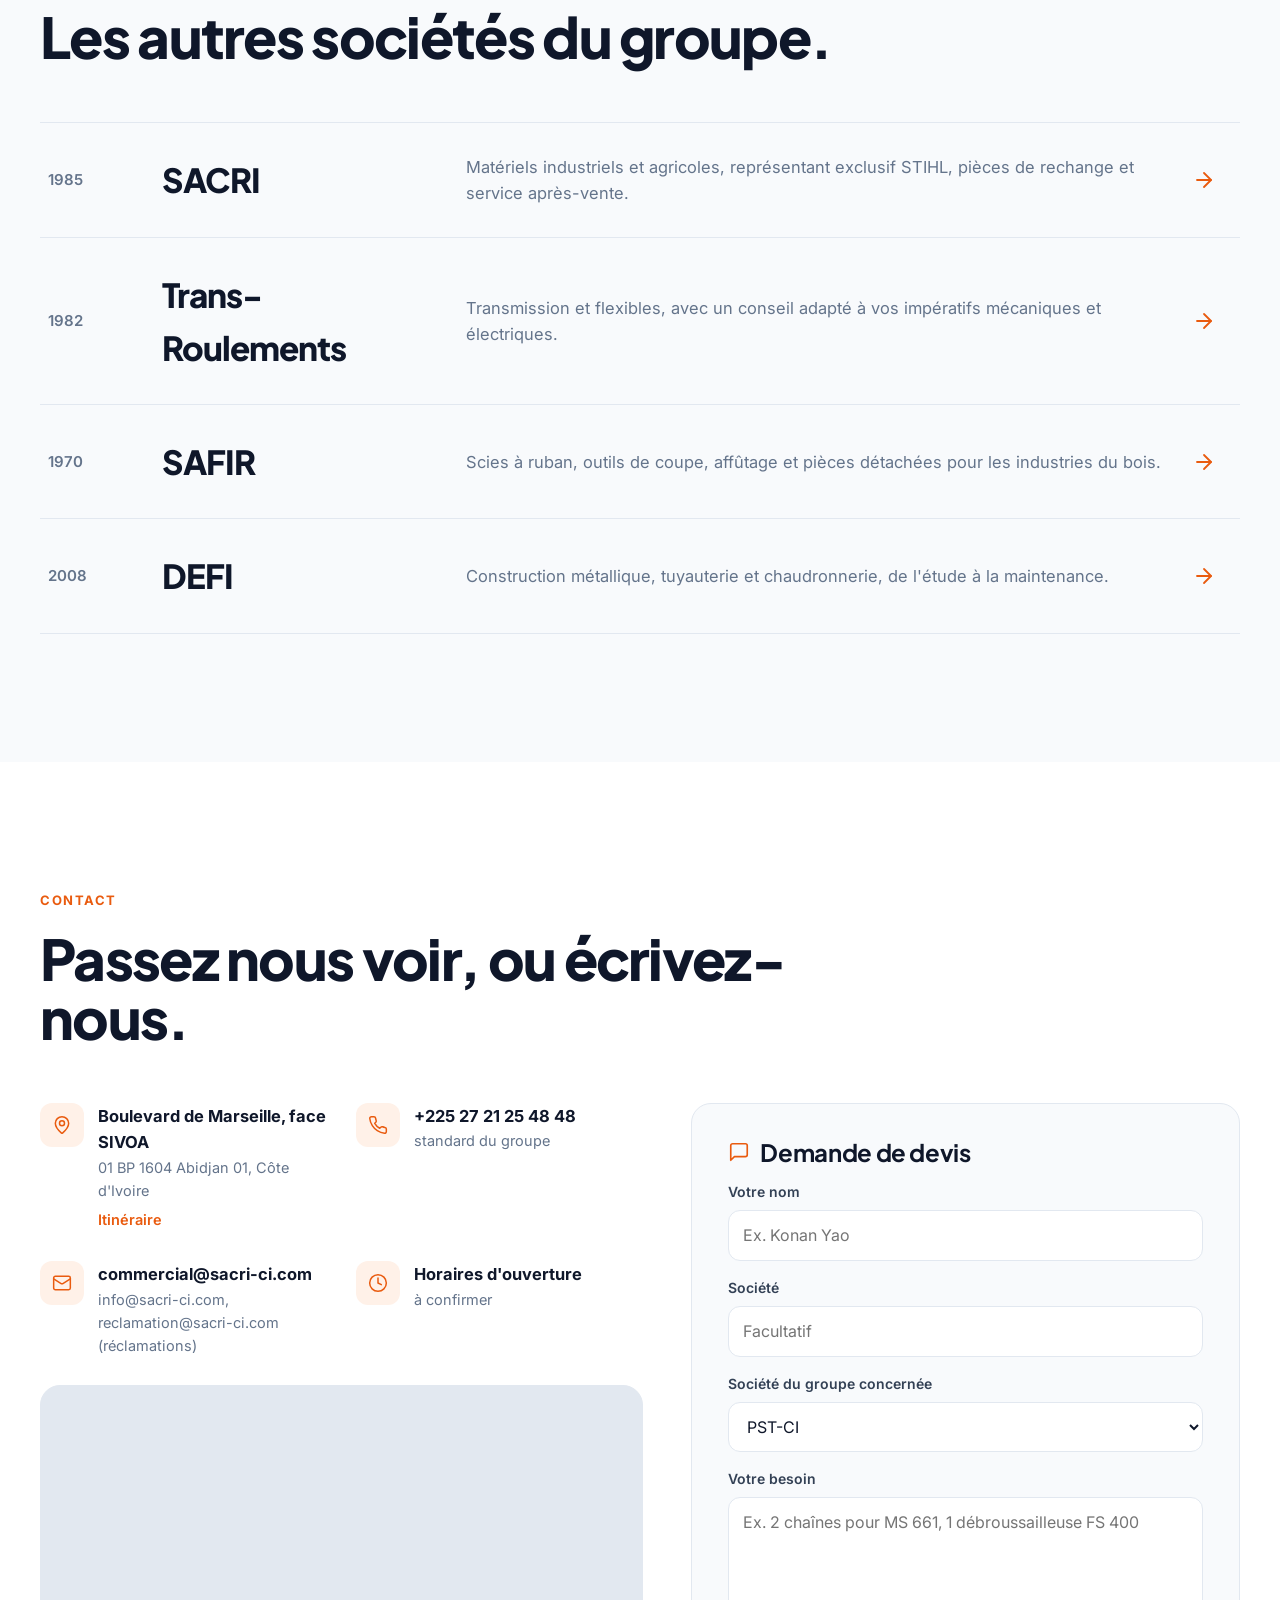
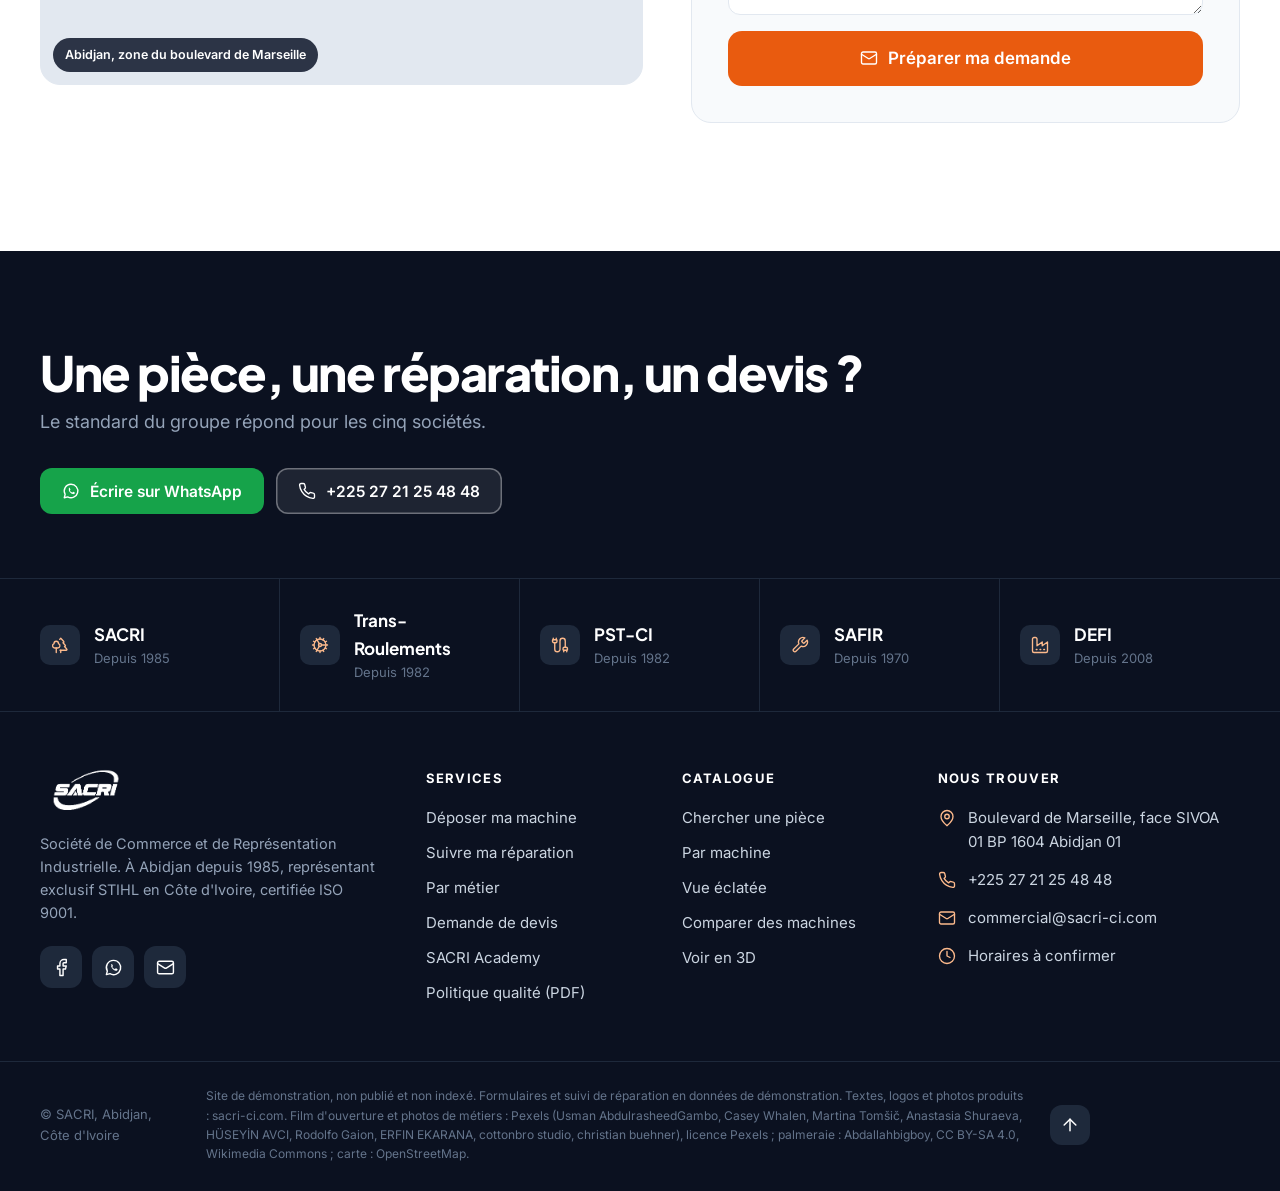
<file: societe-pst-ci.html>
<!doctype html>
<html lang="fr">
<head>
<meta charset="utf-8">
<meta name="viewport" content="width=device-width, initial-scale=1">
<meta name="robots" content="noindex, nofollow">
<title>PST-CI, société du groupe SACRI</title>
<meta name="description" content="Pneumatique et hydraulique : fourniture, installation, réparation, maintenance et SAV.">
<meta name="theme-color" content="#0F172A">
<link rel="icon" href="assets/img/logo-transp.png">
<link rel="preconnect" href="https://fonts.googleapis.com">
<link rel="preconnect" href="https://fonts.gstatic.com" crossorigin>
<link href="https://fonts.googleapis.com/css2?family=Inter:wght@400;500;600;700&family=Plus+Jakarta+Sans:wght@600;700;800&display=swap" rel="stylesheet">
<link rel="stylesheet" href="style.css?v=202611241751">
</head>
<body class="soc-page">
<svg width="0" height="0" style="position:absolute" aria-hidden="true">
  <symbol id="i-pin" viewBox="0 0 24 24"><path d="M20 10c0 4.993-5.539 10.193-7.399 11.799a1 1 0 0 1-1.202 0C9.539 20.193 4 14.993 4 10a8 8 0 0 1 16 0" /> <circle cx="12" cy="10" r="3" /></symbol>
  <symbol id="i-phone" viewBox="0 0 24 24"><path d="M22 16.92v3a2 2 0 0 1-2.18 2 19.79 19.79 0 0 1-8.63-3.07 19.5 19.5 0 0 1-6-6 19.79 19.79 0 0 1-3.07-8.67A2 2 0 0 1 4.11 2h3a2 2 0 0 1 2 1.72 12.84 12.84 0 0 0 .7 2.81 2 2 0 0 1-.45 2.11L8.09 9.91a16 16 0 0 0 6 6l1.27-1.27a2 2 0 0 1 2.11-.45 12.84 12.84 0 0 0 2.81.7A2 2 0 0 1 22 16.92z" /></symbol>
  <symbol id="i-mail" viewBox="0 0 24 24"><rect width="20" height="16" x="2" y="4" rx="2" /> <path d="m22 7-8.97 5.7a1.94 1.94 0 0 1-2.06 0L2 7" /></symbol>
  <symbol id="i-fb" viewBox="0 0 24 24"><path d="M18 2h-3a5 5 0 0 0-5 5v3H7v4h3v8h4v-8h3l1-4h-4V7a1 1 0 0 1 1-1h3z" /></symbol>
  <symbol id="i-arrow" viewBox="0 0 24 24"><path d="M5 12h14" /> <path d="m12 5 7 7-7 7" /></symbol>
  <symbol id="i-down" viewBox="0 0 24 24"><path d="m6 9 6 6 6-6" /></symbol>
  <symbol id="i-chev-r" viewBox="0 0 24 24"><path d="m9 18 6-6-6-6" /></symbol>
  <symbol id="i-check" viewBox="0 0 24 24"><path d="M20 6 9 17l-5-5" /></symbol>
  <symbol id="i-tree" viewBox="0 0 24 24"><path d="M10 10v.2A3 3 0 0 1 8.9 16H5a3 3 0 0 1-1-5.8V10a3 3 0 0 1 6 0Z" /> <path d="M7 16v6" /> <path d="M13 19v3" /> <path d="M12 19h8.3a1 1 0 0 0 .7-1.7L18 14h.3a1 1 0 0 0 .7-1.7L16 9h.2a1 1 0 0 0 .8-1.7L13 3l-1.4 1.5" /></symbol>
  <symbol id="i-leaf" viewBox="0 0 24 24"><path d="M7 20h10" /> <path d="M10 20c5.5-2.5.8-6.4 3-10" /> <path d="M9.5 9.4c1.1.8 1.8 2.2 2.3 3.7-2 .4-3.5.4-4.8-.3-1.2-.6-2.3-1.9-3-4.2 2.8-.5 4.4 0 5.5.8z" /> <path d="M14.1 6a7 7 0 0 0-1.1 4c1.9-.1 3.3-.6 4.3-1.4 1-1 1.6-2.3 1.7-4.6-2.7.1-4 1-4.9 2z" /></symbol>
  <symbol id="i-leaf2" viewBox="0 0 24 24"><path d="M11 20A7 7 0 0 1 9.8 6.1C15.5 5 17 4.48 19 2c1 2 2 4.18 2 8 0 5.5-4.78 10-10 10Z" /> <path d="M2 21c0-3 1.85-5.36 5.08-6C9.5 14.52 12 13 13 12" /></symbol>
  <symbol id="i-hose" viewBox="0 0 24 24"><path d="M17 21v-2a1 1 0 0 1-1-1v-1a2 2 0 0 1 2-2h2a2 2 0 0 1 2 2v1a1 1 0 0 1-1 1" /> <path d="M19 15V6.5a1 1 0 0 0-7 0v11a1 1 0 0 1-7 0V9" /> <path d="M21 21v-2h-4" /> <path d="M3 5h4V3" /> <path d="M7 5a1 1 0 0 1 1 1v1a2 2 0 0 1-2 2H4a2 2 0 0 1-2-2V6a1 1 0 0 1 1-1V3" /></symbol>
  <symbol id="i-wrench" viewBox="0 0 24 24"><path d="M14.7 6.3a1 1 0 0 0 0 1.4l1.6 1.6a1 1 0 0 0 1.4 0l3.77-3.77a6 6 0 0 1-7.94 7.94l-6.91 6.91a2.12 2.12 0 0 1-3-3l6.91-6.91a6 6 0 0 1 7.94-7.94l-3.76 3.76z" /></symbol>
  <symbol id="i-factory" viewBox="0 0 24 24"><path d="M2 20a2 2 0 0 0 2 2h16a2 2 0 0 0 2-2V8l-7 5V8l-7 5V4a2 2 0 0 0-2-2H4a2 2 0 0 0-2 2Z" /> <path d="M17 18h1" /> <path d="M12 18h1" /> <path d="M7 18h1" /></symbol>
  <symbol id="i-gear" viewBox="0 0 24 24"><path d="M12 20a8 8 0 1 0 0-16 8 8 0 0 0 0 16Z" /> <path d="M12 14a2 2 0 1 0 0-4 2 2 0 0 0 0 4Z" /> <path d="M12 2v2" /> <path d="M12 22v-2" /> <path d="m17 20.66-1-1.73" /> <path d="M11 10.27 7 3.34" /> <path d="m20.66 17-1.73-1" /> <path d="m3.34 7 1.73 1" /> <path d="M14 12h8" /> <path d="M2 12h2" /> <path d="m20.66 7-1.73 1" /> <path d="m3.34 17 1.73-1" /> <path d="m17 3.34-1 1.73" /> <path d="m11 13.73-4 6.93" /></symbol>
  <symbol id="i-box" viewBox="0 0 24 24"><path d="M11 21.73a2 2 0 0 0 2 0l7-4A2 2 0 0 0 21 16V8a2 2 0 0 0-1-1.73l-7-4a2 2 0 0 0-2 0l-7 4A2 2 0 0 0 3 8v8a2 2 0 0 0 1 1.73z" /> <path d="M12 22V12" /> <path d="m3.3 7 7.703 4.734a2 2 0 0 0 1.994 0L20.7 7" /> <path d="m7.5 4.27 9 5.15" /></symbol>
  <symbol id="i-shield" viewBox="0 0 24 24"><path d="M20 13c0 5-3.5 7.5-7.66 8.95a1 1 0 0 1-.67-.01C7.5 20.5 4 18 4 13V6a1 1 0 0 1 1-1c2 0 4.5-1.2 6.24-2.72a1.17 1.17 0 0 1 1.52 0C14.51 3.81 17 5 19 5a1 1 0 0 1 1 1z" /> <path d="m9 12 2 2 4-4" /></symbol>
  <symbol id="i-users" viewBox="0 0 24 24"><path d="M16 21v-2a4 4 0 0 0-4-4H6a4 4 0 0 0-4 4v2" /> <circle cx="9" cy="7" r="4" /> <path d="M22 21v-2a4 4 0 0 0-3-3.87" /> <path d="M16 3.13a4 4 0 0 1 0 7.75" /></symbol>
  <symbol id="i-search" viewBox="0 0 24 24"><circle cx="11" cy="11" r="8" /> <path d="m21 21-4.3-4.3" /></symbol>
  <symbol id="i-cube" viewBox="0 0 24 24"><path d="M21 8a2 2 0 0 0-1-1.73l-7-4a2 2 0 0 0-2 0l-7 4A2 2 0 0 0 3 8v8a2 2 0 0 0 1 1.73l7 4a2 2 0 0 0 2 0l7-4A2 2 0 0 0 21 16Z" /> <path d="m3.3 7 8.7 5 8.7-5" /> <path d="M12 22V12" /></symbol>
  <symbol id="i-explode" viewBox="0 0 24 24"><path d="M12.83 2.18a2 2 0 0 0-1.66 0L2.6 6.08a1 1 0 0 0 0 1.83l8.58 3.91a2 2 0 0 0 1.66 0l8.58-3.9a1 1 0 0 0 0-1.83z" /> <path d="M2 12a1 1 0 0 0 .58.91l8.6 3.91a2 2 0 0 0 1.65 0l8.58-3.9A1 1 0 0 0 22 12" /> <path d="M2 17a1 1 0 0 0 .58.91l8.6 3.91a2 2 0 0 0 1.65 0l8.58-3.9A1 1 0 0 0 22 17" /></symbol>
  <symbol id="i-cols" viewBox="0 0 24 24"><rect width="18" height="18" x="3" y="3" rx="2" /> <path d="M12 3v18" /></symbol>
  <symbol id="i-camera" viewBox="0 0 24 24"><path d="M14.5 4h-5L7 7H4a2 2 0 0 0-2 2v9a2 2 0 0 0 2 2h16a2 2 0 0 0 2-2V9a2 2 0 0 0-2-2h-3l-2.5-3z" /> <circle cx="12" cy="13" r="3" /></symbol>
  <symbol id="i-chat" viewBox="0 0 24 24"><path d="M21 15a2 2 0 0 1-2 2H7l-4 4V5a2 2 0 0 1 2-2h14a2 2 0 0 1 2 2z" /></symbol>
  <symbol id="i-clock" viewBox="0 0 24 24"><circle cx="12" cy="12" r="10" /> <polyline points="12 6 12 12 16 14" /></symbol>
  <symbol id="i-pdf" viewBox="0 0 24 24"><path d="M15 2H6a2 2 0 0 0-2 2v16a2 2 0 0 0 2 2h12a2 2 0 0 0 2-2V7Z" /> <path d="M14 2v4a2 2 0 0 0 2 2h4" /> <path d="M10 9H8" /> <path d="M16 13H8" /> <path d="M16 17H8" /></symbol>
  <symbol id="i-copy" viewBox="0 0 24 24"><rect width="14" height="14" x="8" y="8" rx="2" ry="2" /> <path d="M4 16c-1.1 0-2-.9-2-2V4c0-1.1.9-2 2-2h10c1.1 0 2 .9 2 2" /></symbol>
  <symbol id="i-up" viewBox="0 0 24 24"><path d="m5 12 7-7 7 7" /> <path d="M12 19V5" /></symbol>
  <symbol id="i-play" viewBox="0 0 24 24"><polygon points="6 3 20 12 6 21 6 3" /></symbol>
  <symbol id="i-pause" viewBox="0 0 24 24"><rect x="14" y="4" width="4" height="16" rx="1" /> <rect x="6" y="4" width="4" height="16" rx="1" /></symbol>
  <symbol id="i-award" viewBox="0 0 24 24"><path d="m15.477 12.89 1.515 8.526a.5.5 0 0 1-.81.47l-3.58-2.687a1 1 0 0 0-1.197 0l-3.586 2.686a.5.5 0 0 1-.81-.469l1.514-8.526" /> <circle cx="12" cy="8" r="6" /></symbol>
  <symbol id="i-cal" viewBox="0 0 24 24"><path d="M8 2v4" /> <path d="M16 2v4" /> <rect width="18" height="18" x="3" y="4" rx="2" /> <path d="M3 10h18" /> <path d="m9 16 2 2 4-4" /></symbol>
  <symbol id="i-building" viewBox="0 0 24 24"><path d="M6 22V4a2 2 0 0 1 2-2h8a2 2 0 0 1 2 2v18Z" /> <path d="M6 12H4a2 2 0 0 0-2 2v6a2 2 0 0 0 2 2h2" /> <path d="M18 9h2a2 2 0 0 1 2 2v9a2 2 0 0 1-2 2h-2" /> <path d="M10 6h4" /> <path d="M10 10h4" /> <path d="M10 14h4" /> <path d="M10 18h4" /></symbol>
  <symbol id="i-grad" viewBox="0 0 24 24"><path d="M21.42 10.922a1 1 0 0 0-.019-1.838L12.83 5.18a2 2 0 0 0-1.66 0L2.6 9.08a1 1 0 0 0 0 1.832l8.57 3.908a2 2 0 0 0 1.66 0z" /> <path d="M22 10v6" /> <path d="M6 12.5V16a6 3 0 0 0 12 0v-3.5" /></symbol>
  <symbol id="i-truck" viewBox="0 0 24 24"><path d="M14 18V6a2 2 0 0 0-2-2H4a2 2 0 0 0-2 2v11a1 1 0 0 0 1 1h2" /> <path d="M15 18H9" /> <path d="M19 18h2a1 1 0 0 0 1-1v-3.65a1 1 0 0 0-.22-.624l-3.48-4.35A1 1 0 0 0 17.52 8H14" /> <circle cx="17" cy="18" r="2" /> <circle cx="7" cy="18" r="2" /></symbol>
  <symbol id="i-linkedin" viewBox="0 0 24 24"><path d="M16 8a6 6 0 0 1 6 6v7h-4v-7a2 2 0 0 0-2-2 2 2 0 0 0-2 2v7h-4v-7a6 6 0 0 1 6-6z" /> <rect width="4" height="12" x="2" y="9" /> <circle cx="4" cy="4" r="2" /></symbol>
  <symbol id="i-x" viewBox="0 0 24 24"><path d="M18 6 6 18" /> <path d="m6 6 12 12" /></symbol>
  <symbol id="i-tool" viewBox="0 0 24 24"><path d="m15 12-8.373 8.373a1 1 0 1 1-3-3L12 9" /> <path d="m18 15 4-4" /> <path d="m21.5 11.5-1.914-1.914A2 2 0 0 1 19 8.172V7l-2.26-2.26a6 6 0 0 0-4.202-1.756L9 2.96l.92.82A6.18 6.18 0 0 1 12 8.4V10l2 2h1.172a2 2 0 0 1 1.414.586L18.5 14.5" /></symbol>
  <symbol id="i-circle-check" viewBox="0 0 24 24"><circle cx="12" cy="12" r="10" /> <path d="m9 12 2 2 4-4" /></symbol>
  <symbol id="i-store" viewBox="0 0 24 24"><path d="m2 7 4.41-4.41A2 2 0 0 1 7.83 2h8.34a2 2 0 0 1 1.42.59L22 7" /> <path d="M4 12v8a2 2 0 0 0 2 2h12a2 2 0 0 0 2-2v-8" /> <path d="M15 22v-4a2 2 0 0 0-2-2h-2a2 2 0 0 0-2 2v4" /> <path d="M2 7h20" /> <path d="M22 7v3a2 2 0 0 1-2 2a2.7 2.7 0 0 1-1.59-.63.7.7 0 0 0-.82 0A2.7 2.7 0 0 1 16 12a2.7 2.7 0 0 1-1.59-.63.7.7 0 0 0-.82 0A2.7 2.7 0 0 1 12 12a2.7 2.7 0 0 1-1.59-.63.7.7 0 0 0-.82 0A2.7 2.7 0 0 1 8 12a2.7 2.7 0 0 1-1.59-.63.7.7 0 0 0-.82 0A2.7 2.7 0 0 1 4 12a2 2 0 0 1-2-2V7" /></symbol>
  <symbol id="i-wa" viewBox="0 0 24 24"><path d="M12 3a9 9 0 0 0-7.8 13.5L3 21l4.6-1.2A9 9 0 1 0 12 3z"/><path d="M8.8 8.2c.2-.4.5-.4.7-.4h.5c.2 0 .4 0 .5.4l.7 1.7c.1.2 0 .4-.1.6l-.5.6c-.1.1-.2.3 0 .5.4.7 1 1.4 1.6 1.8.6.4 1 .6 1.3.7.2.1.4 0 .5-.1l.6-.8c.2-.2.4-.2.6-.1l1.6.8c.2.1.4.2.4.4 0 .5-.2 1.1-.6 1.4-.5.4-1.2.6-1.9.4-1.2-.3-2.4-1-3.4-1.9-1-.9-1.7-2-2.1-3-.3-.7-.2-1.5.3-2.1z" fill="currentColor" stroke="none"/></symbol>
</svg>

<a class="skip" href="#main">Aller au contenu</a>
<div class="demo-bar" role="note"><svg aria-hidden="true"><use href="#i-shield"/></svg><span>Site de démonstration, non publié et non indexé.</span></div>
<header class="top" id="top"><div class="wrap top-in">
  <a href="index.html" class="brand" aria-label="SACRI, accueil"><img src="assets/img/logo-transp.png" alt="SACRI" width="88" height="44"></a>
  <nav id="nav" class="nav" aria-label="Menu principal">
    <div class="mi-item"><button class="mi-btn" type="button" aria-expanded="false" aria-controls="mg-gammes">Gammes<svg class="chev" aria-hidden="true"><use href="#i-down"/></svg></button>
      <div class="mega" id="mg-gammes"><div class="wrap mega-in"><div class="mg-head"><b>Nos gammes</b><a href="https://leslita06.github.io/sacri-catalogue/">Tout le catalogue<svg aria-hidden="true"><use href="#i-arrow"/></svg></a></div><div class="mg-grid g5"><a class="mg-g" href="https://leslita06.github.io/sacri-catalogue/#/catalogue?fam=Forestier+et+agricole"><img src="assets/img/g-agri.jpg" alt="" loading="lazy" width="56" height="56"><span><b>Agricole et forestier</b><small>Atomiseurs, tarières, tronçonneuses</small></span></a><a class="mg-g" href="https://leslita06.github.io/sacri-catalogue/#/catalogue?fam=Espaces+verts"><img src="assets/img/g-ev.jpg" alt="" loading="lazy" width="56" height="56"><span><b>Espaces verts</b><small>Débroussailleuses, souffleurs, tondeuses</small></span></a><a class="mg-g" href="https://leslita06.github.io/sacri-catalogue/#/catalogue?fam=Lavage+et+nettoyage"><img src="assets/img/g-lavage.jpg" alt="" loading="lazy" width="56" height="56"><span><b>Lavage et nettoyage</b><small>Nettoyeurs, aspirateurs</small></span></a><a class="mg-g" href="https://leslita06.github.io/sacri-catalogue/#/catalogue?fam=Lubrifiants"><img src="assets/img/g-lub.jpg" alt="" loading="lazy" width="56" height="56"><span><b>Lubrifiants</b><small>Huiles moteur, hydrauliques, graisses</small></span></a><a class="mg-g" href="https://leslita06.github.io/sacri-catalogue/#/catalogue?fam=Flexibles+et+raccords"><img src="assets/img/g-flex.jpg" alt="" loading="lazy" width="56" height="56"><span><b>Flexibles et transmission</b><small>Flexibles, raccords, roulements</small></span></a><a class="mg-g" href="https://leslita06.github.io/sacri-catalogue/#/catalogue?fam=Levage"><img src="assets/img/g-levage.jpg" alt="" loading="lazy" width="56" height="56"><span><b>Levage</b><small>Sangles, câbles, palans</small></span></a><a class="mg-g" href="https://leslita06.github.io/sacri-catalogue/#/catalogue?fam=Outillage"><img src="assets/img/g-outillage.jpg" alt="" loading="lazy" width="56" height="56"><span><b>Outillage</b><small>Servantes, caisses, clés</small></span></a><a class="mg-g" href="https://leslita06.github.io/sacri-catalogue/#/catalogue?fam=Sécurité+et+EPI"><img src="assets/img/g-epi.jpg" alt="" loading="lazy" width="56" height="56"><span><b>Sécurité et EPI</b><small>Casques, gants, chaussures</small></span></a><a class="mg-g" href="https://leslita06.github.io/sacri-catalogue/#/catalogue?fam=Pneumatique+et+hydraulique"><img src="assets/img/g-fourn.jpg" alt="" loading="lazy" width="56" height="56"><span><b>Fournitures industrielles</b><small>Compresseurs, crics, presses</small></span></a><a class="mg-g" href="index.html#contact"><img src="assets/img/g-centrale.jpg" alt="" loading="lazy" width="56" height="56"><span><b>Centrale d&#x27;achat</b><small>Tous matériels, sur demande</small></span></a></div></div></div></div>
    <div class="mi-item"><button class="mi-btn" type="button" aria-expanded="false" aria-controls="mg-socs">Sociétés<svg class="chev" aria-hidden="true"><use href="#i-down"/></svg></button>
      <div class="mega" id="mg-socs"><div class="wrap mega-in"><div class="mg-head"><b>Cinq sociétés, un même groupe</b><a href="index.html#groupe">Le groupe<svg aria-hidden="true"><use href="#i-arrow"/></svg></a></div><div class="mg-grid g3"><a class="mg-s" href="societe-sacri.html"><span class="mg-i"><svg aria-hidden="true"><use href="#i-tree"/></svg></span><span><b>SACRI</b><small>Matériels industriels et agricoles, représentant exclusif STIHL, pièces de rechange et service après-vente.</small></span></a><a class="mg-s" href="societe-trans-roulements.html"><span class="mg-i"><svg aria-hidden="true"><use href="#i-gear"/></svg></span><span><b>Trans-Roulements</b><small>Transmission et flexibles, avec un conseil adapté à vos impératifs mécaniques et électriques.</small></span></a><a class="mg-s" href="societe-pst-ci.html"><span class="mg-i"><svg aria-hidden="true"><use href="#i-hose"/></svg></span><span><b>PST-CI</b><small>Pneumatique et hydraulique : fourniture, installation, réparation, maintenance et SAV.</small></span></a><a class="mg-s" href="societe-safir.html"><span class="mg-i"><svg aria-hidden="true"><use href="#i-wrench"/></svg></span><span><b>SAFIR</b><small>Scies à ruban, outils de coupe, affûtage et pièces détachées pour les industries du bois.</small></span></a><a class="mg-s" href="societe-defi.html"><span class="mg-i"><svg aria-hidden="true"><use href="#i-factory"/></svg></span><span><b>DEFI</b><small>Construction métallique, tuyauterie et chaudronnerie, de l&#x27;étude à la maintenance.</small></span></a></div></div></div></div>
    <div class="mi-item"><button class="mi-btn" type="button" aria-expanded="false" aria-controls="mg-srv">Services<svg class="chev" aria-hidden="true"><use href="#i-down"/></svg></button>
      <div class="mega" id="mg-srv"><div class="wrap mega-in"><div class="mg-head"><b>Avant, pendant et après l'achat</b><a href="index.html#atelier">Atelier et SAV<svg aria-hidden="true"><use href="#i-arrow"/></svg></a></div><div class="mg-grid g3"><a class="mg-s" href="index.html#atelier"><span class="mg-i"><svg aria-hidden="true"><use href="#i-wrench"/></svg></span><span><b>Déposer ma machine à l'atelier</b><small>Diagnostic et réparation par nos techniciens</small></span></a><a class="mg-s" href="index.html#suivi"><span class="mg-i"><svg aria-hidden="true"><use href="#i-clock"/></svg></span><span><b>Suivre ma réparation</b><small>Avec votre numéro de dossier</small></span></a><a class="mg-s" href="https://leslita06.github.io/sacri-catalogue/"><span class="mg-i"><svg aria-hidden="true"><use href="#i-box"/></svg></span><span><b>Pièces de rechange</b><small>Par référence, par machine ou en photo</small></span></a><a class="mg-s" href="index.html#metiers"><span class="mg-i"><svg aria-hidden="true"><use href="#i-users"/></svg></span><span><b>Conseil par métier</b><small>Le bon matériel pour votre usage</small></span></a><a class="mg-s" href="https://leslita06.github.io/sacri-academy/"><span class="mg-i"><svg aria-hidden="true"><use href="#i-grad"/></svg></span><span><b>SACRI Academy</b><small>Proposition de programme de formation</small></span></a><a class="mg-s" href="index.html#contact"><span class="mg-i"><svg aria-hidden="true"><use href="#i-chat"/></svg></span><span><b>Demande de devis</b><small>Réponse de notre équipe commerciale</small></span></a></div></div></div></div>
    <a class="mi-link" href="https://leslita06.github.io/sacri-catalogue/">Catalogue</a>
    <a class="mi-link" href="index.html#contact">Contact</a>
  </nav>
  <form class="hs" id="hs" role="search" action="https://leslita06.github.io/sacri-catalogue/" autocomplete="off">
    <svg class="ic" aria-hidden="true"><use href="#i-search"/></svg><input id="hq" type="search" placeholder="Chercher une pièce, ex. chaîne MS 661" aria-label="Chercher une pièce dans le catalogue" enterkeyhint="search">
    <button type="submit" class="hs-go" aria-label="Rechercher"><svg aria-hidden="true"><use href="#i-arrow"/></svg></button>
    <div class="hs-sugg" id="hs-sugg" role="listbox" hidden></div>
  </form>
  <a class="ico-btn hide-s" href="tel:+2252721254848" aria-label="Appeler SACRI"><svg aria-hidden="true"><use href="#i-phone"/></svg></a>
  <button class="burger" id="burger" type="button" aria-label="Ouvrir le menu" aria-expanded="false" aria-controls="nav"><span></span><span></span><span></span></button>
</div></header>
<main id="main">
<section class="s-hero"><picture><source media="(max-width:700px)" srcset="assets/img/v7/atelier-m.jpg"><img class="s-img" src="assets/img/v7/atelier.jpg" alt="" loading="lazy" decoding="async"></picture>
  <div class="wrap s-hero-in">
  <nav class="crumb" aria-label="Fil d'Ariane"><a href="index.html">Accueil</a><svg aria-hidden="true"><use href="#i-chev-r"/></svg><a href="index.html#groupe">Le groupe</a><svg aria-hidden="true"><use href="#i-chev-r"/></svg><span>PST-CI</span></nav>
  <div class="s-head"><div><p class="eyebrow eb-l">Société du groupe SACRI, depuis 1982</p><h1 class="h1s">PST-CI</h1><p class="s-sub">Poly Service Technique. Pneumatique et hydraulique : fourniture, installation, réparation, maintenance et SAV.</p>
    <div class="ctas"><a class="btn btn-xl" href="#contact"><svg aria-hidden="true"><use href="#i-chat"/></svg>Demander un devis</a><a class="btn btn-xl btn-white" href="https://leslita06.github.io/sacri-catalogue/#/catalogue?soc=PST-CI"><svg aria-hidden="true"><use href="#i-search"/></svg>Voir ses articles</a></div></div>
    <div class="s-logo"><img src="assets/img/f-pst-logo.png" alt="Logo PST-CI"></div></div>
</div></section>
<section class="s-body"><div class="wrap s-grid">
  <div><p class="eyebrow">Métier</p><h2 class="h2s">Ce que fait PST-CI.</h2><p>PST-CI existe depuis 1982. Elle est spécialisée en matériels pneumatiques et hydrauliques et propose une gamme complète de prestations de services et de fournitures adaptées aux besoins de ses clients.</p><p>PST-CI assure la réparation, l&#x27;installation, la modification, la maintenance et le SAV du matériel qu&#x27;elle distribue, dans une démarche qualité. Elle représente des fabricants de renommée internationale.</p>
    <h3 class="h3s">Secteurs servis</h3><ul class="ticks"><li><svg aria-hidden="true"><use href="#i-check"/></svg>Industrie</li><li><svg aria-hidden="true"><use href="#i-check"/></svg>BTP</li><li><svg aria-hidden="true"><use href="#i-check"/></svg>Maintenance</li></ul></div>
  <aside class="s-side">
    <div class="s-card"><h3><svg aria-hidden="true"><use href="#i-box"/></svg>Gammes au catalogue</h3><div class="fchips"><a class="fchip" href="https://leslita06.github.io/sacri-catalogue/#/catalogue?soc=PST-CI&amp;fam=Pneumatique+et+hydraulique">Pneumatique et hydraulique</a></div><a class="lnk-l" href="https://leslita06.github.io/sacri-catalogue/#/catalogue?soc=PST-CI">5 articles d'échantillon<svg aria-hidden="true"><use href="#i-arrow"/></svg></a></div>
    <div class="s-card"><h3><svg aria-hidden="true"><use href="#i-shield"/></svg>Marques représentées</h3><ul class="mq"><li>Bosch</li><li>Boge</li><li>Sauer Danfoss</li><li>Parker</li><li>Aventics (Bosch)</li></ul></div>
  </aside>
</div></section>
<section class="groupe groupe-s"><div class="wrap"><div class="sec-head"><p class="eyebrow">Le groupe</p><h2>Les autres sociétés du groupe.</h2></div><ul class="glist"><li><a href="societe-sacri.html"><span class="gl-y">1985</span><span class="gl-n">SACRI</span><span class="gl-d">Matériels industriels et agricoles, représentant exclusif STIHL, pièces de rechange et service après-vente.</span><svg class="gl-go" aria-hidden="true"><use href="#i-arrow"/></svg></a></li><li><a href="societe-trans-roulements.html"><span class="gl-y">1982</span><span class="gl-n">Trans-Roulements</span><span class="gl-d">Transmission et flexibles, avec un conseil adapté à vos impératifs mécaniques et électriques.</span><svg class="gl-go" aria-hidden="true"><use href="#i-arrow"/></svg></a></li><li><a href="societe-safir.html"><span class="gl-y">1970</span><span class="gl-n">SAFIR</span><span class="gl-d">Scies à ruban, outils de coupe, affûtage et pièces détachées pour les industries du bois.</span><svg class="gl-go" aria-hidden="true"><use href="#i-arrow"/></svg></a></li><li><a href="societe-defi.html"><span class="gl-y">2008</span><span class="gl-n">DEFI</span><span class="gl-d">Construction métallique, tuyauterie et chaudronnerie, de l&#x27;étude à la maintenance.</span><svg class="gl-go" aria-hidden="true"><use href="#i-arrow"/></svg></a></li></ul></div></section>
<section id="contact" class="contact"><div class="wrap">
  <div class="sec-head"><p class="eyebrow">Contact</p><h2>Passez nous voir, ou écrivez-nous.</h2></div>
  <div class="ct-grid">
    <div class="ct-l">
      <ul class="coords">
        <li><span class="c-i"><svg aria-hidden="true"><use href="#i-pin"/></svg></span><div><b>Boulevard de Marseille, face SIVOA</b><small>01 BP 1604 Abidjan 01, Côte d'Ivoire</small><a href="https://www.google.com/maps/search/?api=1&amp;query=SACRI+Boulevard+de+Marseille+face+SIVOA+Abidjan" target="_blank" rel="noopener">Itinéraire</a></div></li>
        <li><span class="c-i"><svg aria-hidden="true"><use href="#i-phone"/></svg></span><div><b><a href="tel:+2252721254848">+225 27 21 25 48 48</a></b><small>standard du groupe</small></div></li>
        <li><span class="c-i"><svg aria-hidden="true"><use href="#i-mail"/></svg></span><div><b><a href="mailto:commercial@sacri-ci.com">commercial@sacri-ci.com</a></b><small><a href="mailto:info@sacri-ci.com">info@sacri-ci.com</a>, <a href="mailto:reclamation@sacri-ci.com">reclamation@sacri-ci.com</a> (réclamations)</small></div></li>
        <li><span class="c-i"><svg aria-hidden="true"><use href="#i-clock"/></svg></span><div><b>Horaires d'ouverture</b><small>à confirmer</small></div></li>
      </ul>
      <div class="map"><iframe title="Carte d'Abidjan, zone du boulevard de Marseille" src="https://www.openstreetmap.org/export/embed.html?bbox=-4.0800%2C5.2650%2C-3.9300%2C5.3700&amp;layer=mapnik" loading="eager" referrerpolicy="no-referrer"></iframe><span class="map-l">Abidjan, zone du boulevard de Marseille</span></div>
    </div>
    <form class="devis-form" id="devis-form">
      <h3><svg aria-hidden="true"><use href="#i-chat"/></svg>Demande de devis</h3>
      <label>Votre nom<input name="nom" required placeholder="Ex. Konan Yao" autocomplete="name"></label>
      <label>Société<input name="soc" placeholder="Facultatif" autocomplete="organization"></label>
      <label>Société du groupe concernée<select name="dest"><option>SACRI</option><option>Trans-Roulements</option><option selected>PST-CI</option><option>SAFIR</option><option>DEFI</option><option>Je ne sais pas</option></select></label>
      <label>Votre besoin<textarea name="besoin" rows="4" required placeholder="Ex. 2 chaînes pour MS 661, 1 débroussailleuse FS 400"></textarea></label>
      <button class="btn btn-xl" type="submit"><svg aria-hidden="true"><use href="#i-mail"/></svg>Préparer ma demande</button>
    </form>
  </div>
</div></section>
<div class="modal" id="modal" hidden><div class="modal-box" role="dialog" aria-modal="true" aria-labelledby="m-t">
  <button class="x" type="button" data-close aria-label="Fermer">×</button>
  <h3 id="m-t">Votre demande de devis</h3><p class="fine">Votre message est prêt. Envoyez-le à l'équipe commerciale.</p>
  <div class="bubble" id="m-msg"></div>
  <div class="m-act"><a class="btn" id="m-mail" href="#"><svg aria-hidden="true"><use href="#i-mail"/></svg>Envoyer par e-mail</a><a class="btn btn-wa" id="m-wa" href="#" target="_blank" rel="noopener"><svg aria-hidden="true"><use href="#i-wa"/></svg>WhatsApp</a><button class="btn btn-line" id="m-copy" type="button"><svg aria-hidden="true"><use href="#i-copy"/></svg><span>Copier</span></button></div>
</div></div>
</main>
<footer class="foot">
  <div class="wrap foot-cta">
    <div><h2>Une pièce, une réparation, un devis ?</h2><p>Le standard du groupe répond pour les cinq sociétés.</p></div>
    <div class="foot-cta-b">
      <a class="btn btn-wa" href="https://wa.me/?text=Bonjour%20SACRI%2C%20" target="_blank" rel="noopener"><svg aria-hidden="true"><use href="#i-wa"/></svg>Écrire sur WhatsApp</a>
      <a class="btn btn-ghost" href="tel:+2252721254848"><svg aria-hidden="true"><use href="#i-phone"/></svg>+225 27 21 25 48 48</a>
    </div>
  </div>
  <div class="wrap foot-socs"><a class="fs" href="societe-sacri.html"><span class="fs-i"><svg aria-hidden="true"><use href="#i-tree"/></svg></span><span><b>SACRI</b><small>Depuis 1985</small></span></a><a class="fs" href="societe-trans-roulements.html"><span class="fs-i"><svg aria-hidden="true"><use href="#i-gear"/></svg></span><span><b>Trans-Roulements</b><small>Depuis 1982</small></span></a><a class="fs" href="societe-pst-ci.html"><span class="fs-i"><svg aria-hidden="true"><use href="#i-hose"/></svg></span><span><b>PST-CI</b><small>Depuis 1982</small></span></a><a class="fs" href="societe-safir.html"><span class="fs-i"><svg aria-hidden="true"><use href="#i-wrench"/></svg></span><span><b>SAFIR</b><small>Depuis 1970</small></span></a><a class="fs" href="societe-defi.html"><span class="fs-i"><svg aria-hidden="true"><use href="#i-factory"/></svg></span><span><b>DEFI</b><small>Depuis 2008</small></span></a></div>
  <div class="wrap foot-grid">
    <div class="foot-brand">
      <img src="assets/img/logo-blanc.png" alt="SACRI" width="104" height="52" loading="lazy">
      <p>Société de Commerce et de Représentation Industrielle. À Abidjan depuis 1985, représentant exclusif STIHL en Côte d'Ivoire, certifiée ISO 9001.</p>
      <div class="rs"><a href="https://www.facebook.com/sacriofficiel" target="_blank" rel="noopener" aria-label="SACRI sur Facebook"><svg aria-hidden="true"><use href="#i-fb"/></svg></a><a href="https://wa.me/?text=Bonjour%20SACRI%2C%20" target="_blank" rel="noopener" aria-label="SACRI sur WhatsApp"><svg aria-hidden="true"><use href="#i-wa"/></svg></a><a href="mailto:info@sacri-ci.com" aria-label="Écrire à SACRI"><svg aria-hidden="true"><use href="#i-mail"/></svg></a></div>
    </div>
    <div><h4>Services</h4><ul class="fl">
      <li><a href="index.html#atelier">Déposer ma machine</a></li><li><a href="index.html#suivi">Suivre ma réparation</a></li>
      <li><a href="index.html#metiers">Par métier</a></li><li><a href="index.html#contact">Demande de devis</a></li>
      <li><a href="https://leslita06.github.io/sacri-academy/">SACRI Academy</a></li>
      <li><a href="assets/politique-qualite-v4.pdf" target="_blank" rel="noopener">Politique qualité (PDF)</a></li></ul></div>
    <div><h4>Catalogue</h4><ul class="fl">
      <li><a href="https://leslita06.github.io/sacri-catalogue/">Chercher une pièce</a></li><li><a href="https://leslita06.github.io/sacri-catalogue/#/machines">Par machine</a></li>
      <li><a href="https://leslita06.github.io/sacri-catalogue/#/machine/ms661/eclate">Vue éclatée</a></li><li><a href="https://leslita06.github.io/sacri-catalogue/#/comparer">Comparer des machines</a></li>
      <li><a href="https://leslita06.github.io/sacri-3d/">Voir en 3D</a></li></ul></div>
    <div><h4>Nous trouver</h4><ul class="fc">
      <li><svg aria-hidden="true"><use href="#i-pin"/></svg><span>Boulevard de Marseille, face SIVOA<br>01 BP 1604 Abidjan 01</span></li>
      <li><svg aria-hidden="true"><use href="#i-phone"/></svg><a href="tel:+2252721254848">+225 27 21 25 48 48</a></li>
      <li><svg aria-hidden="true"><use href="#i-mail"/></svg><a href="mailto:commercial@sacri-ci.com">commercial@sacri-ci.com</a></li>
      <li><svg aria-hidden="true"><use href="#i-clock"/></svg><span>Horaires à confirmer</span></li></ul></div>
  </div>
  <div class="wrap foot-bar">
    <span>© SACRI, Abidjan, Côte d'Ivoire</span>
    <span class="cred">Site de démonstration, non publié et non indexé. Formulaires et suivi de réparation en données de démonstration. Textes, logos et photos produits : sacri-ci.com. Film d'ouverture et photos de métiers : Pexels (Usman AbdulrasheedGambo, Casey Whalen, Martina Tomšič, Anastasia Shuraeva, HÜSEYİN AVCI, Rodolfo Gaion, ERFIN EKARANA, cottonbro studio, christian buehner), licence Pexels ; palmeraie : Abdallahbigboy, CC BY-SA 4.0, Wikimedia Commons ; carte : OpenStreetMap.</span>
    <a href="#top" class="to-top" aria-label="Revenir en haut"><svg aria-hidden="true"><use href="#i-up"/></svg></a>
  </div>
</footer>
<a class="wa-float" id="wa-float" href="https://wa.me/?text=Bonjour%20SACRI%2C%20" target="_blank" rel="noopener" aria-label="Écrire à SACRI sur WhatsApp"><svg aria-hidden="true"><use href="#i-wa"/></svg><span>WhatsApp</span></a>
<script src="search.js?v=202611241751"></script>
<script src="app.js?v=202611241751"></script>
</body>
</html>
</file>
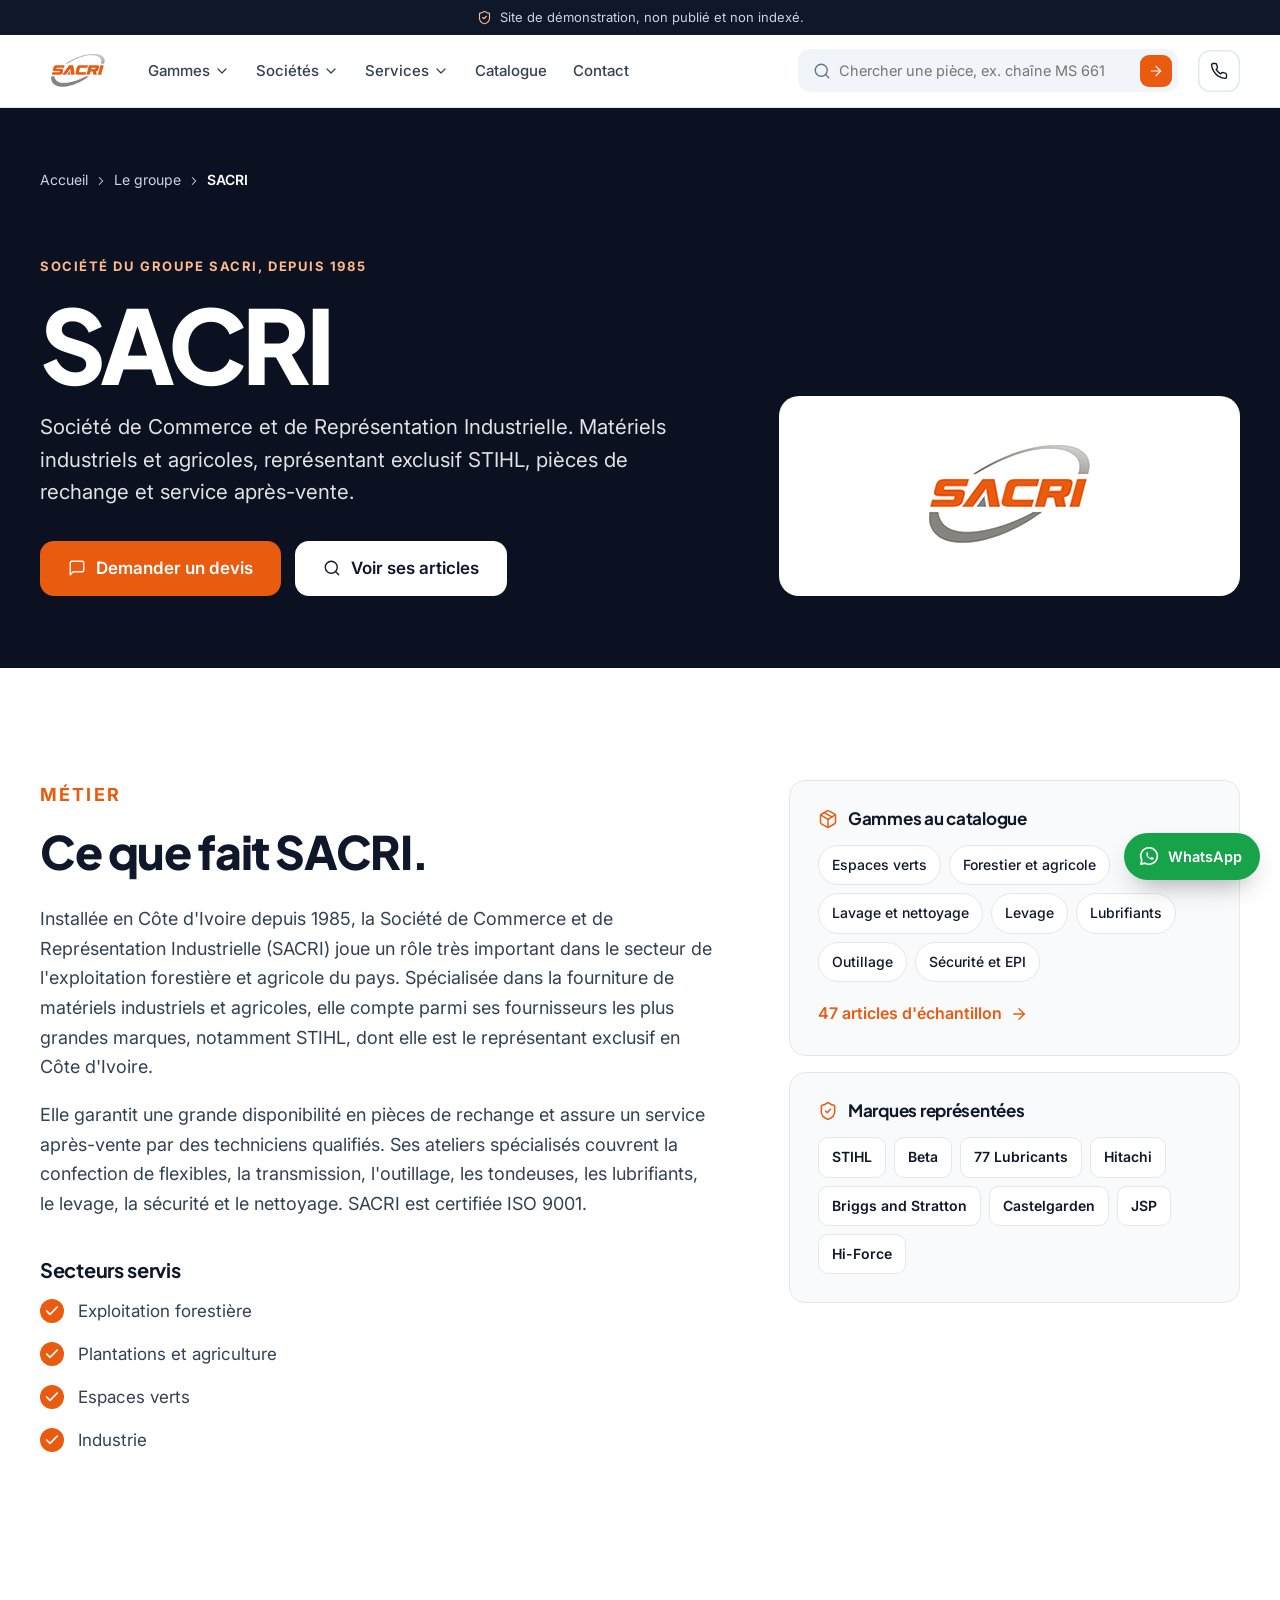
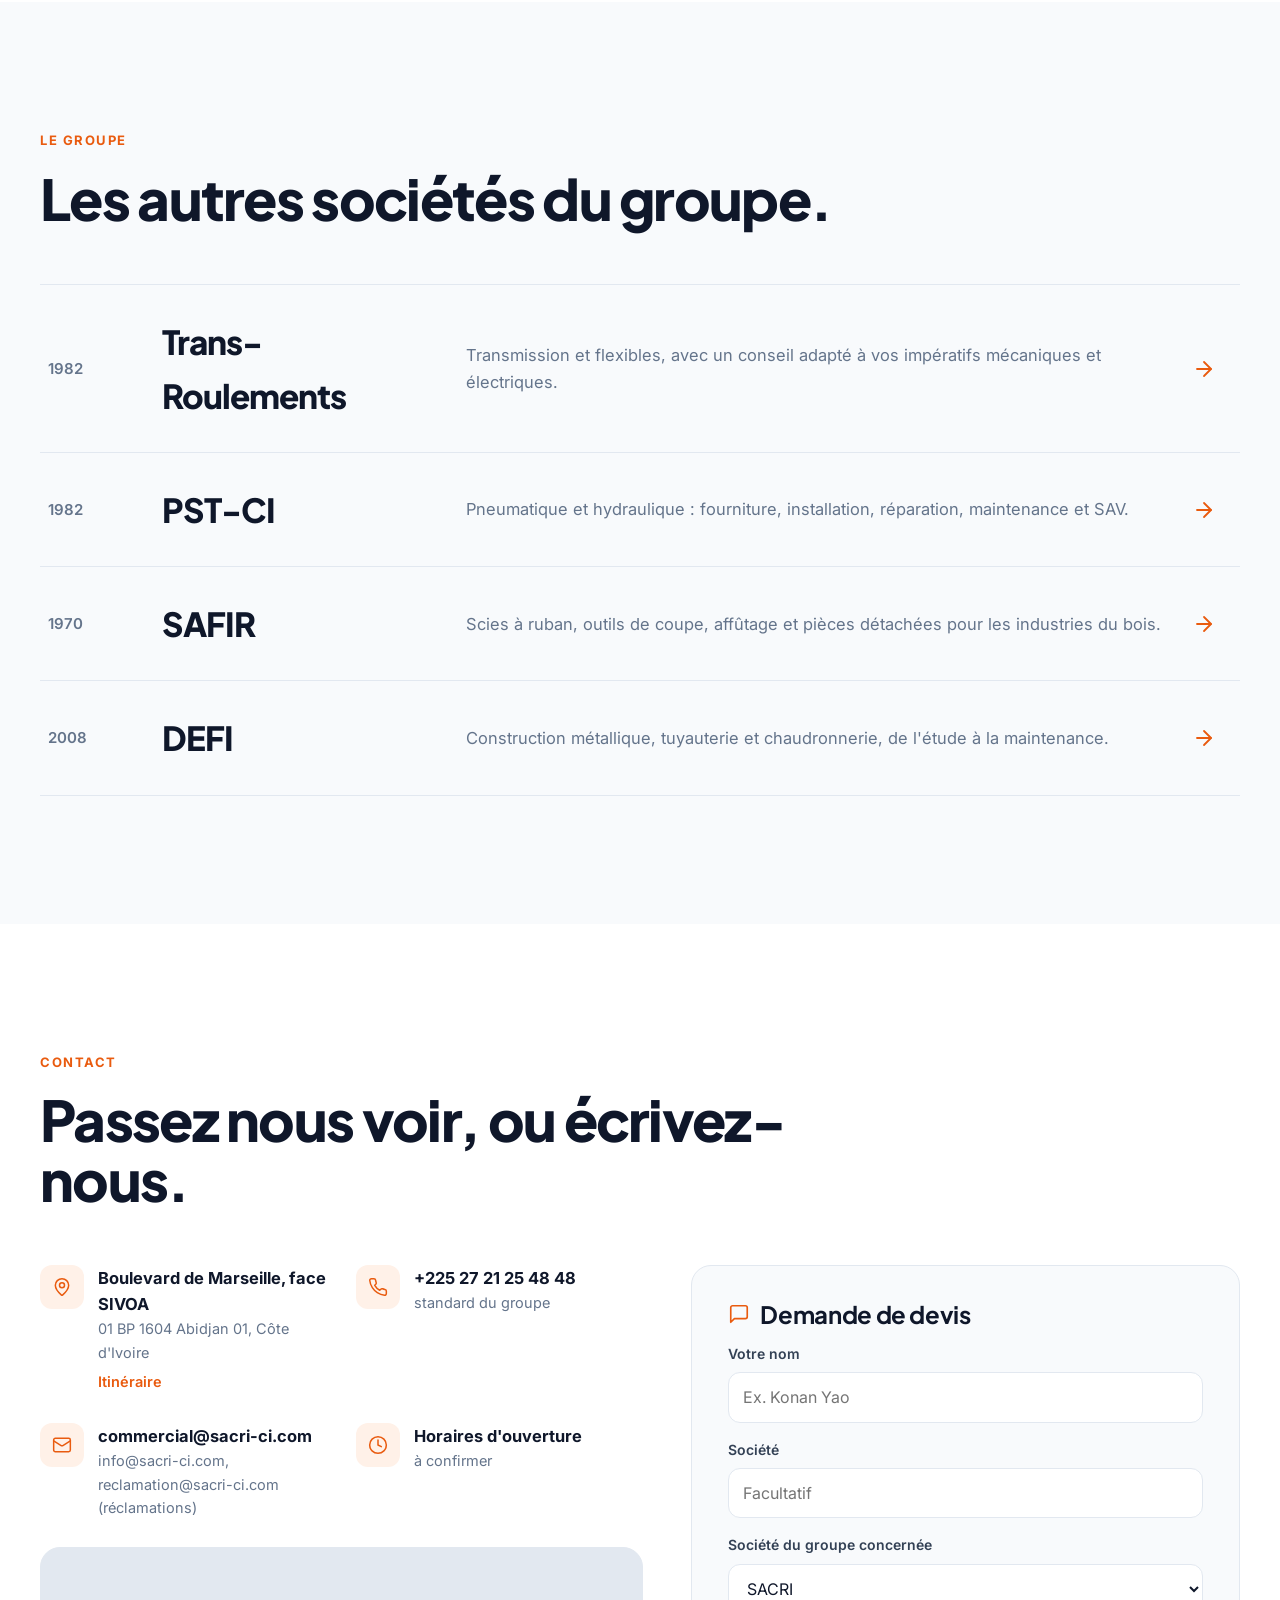
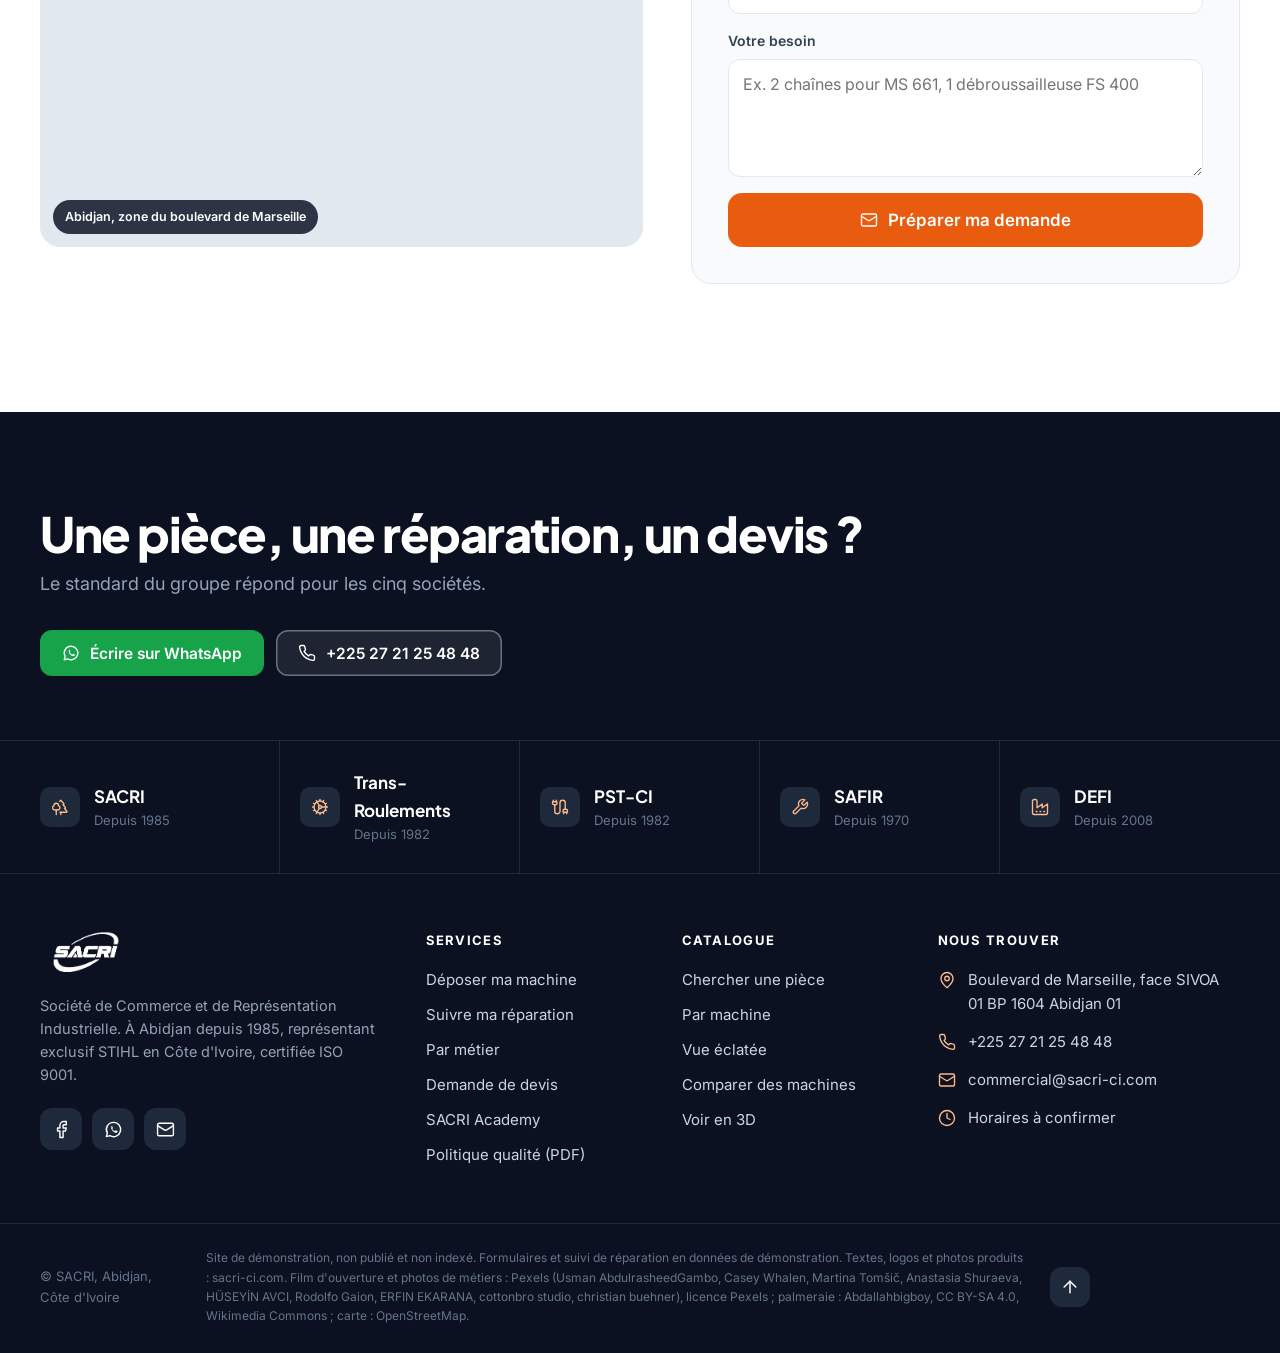
<file: societe-sacri.html>
<!doctype html>
<html lang="fr">
<head>
<meta charset="utf-8">
<meta name="viewport" content="width=device-width, initial-scale=1">
<meta name="robots" content="noindex, nofollow">
<title>SACRI, société du groupe SACRI</title>
<meta name="description" content="Matériels industriels et agricoles, représentant exclusif STIHL, pièces de rechange et service après-vente.">
<meta name="theme-color" content="#0F172A">
<link rel="icon" href="assets/img/logo-transp.png">
<link rel="preconnect" href="https://fonts.googleapis.com">
<link rel="preconnect" href="https://fonts.gstatic.com" crossorigin>
<link href="https://fonts.googleapis.com/css2?family=Inter:wght@400;500;600;700&family=Plus+Jakarta+Sans:wght@600;700;800&display=swap" rel="stylesheet">
<link rel="stylesheet" href="style.css?v=202611241751">
</head>
<body class="soc-page">
<svg width="0" height="0" style="position:absolute" aria-hidden="true">
  <symbol id="i-pin" viewBox="0 0 24 24"><path d="M20 10c0 4.993-5.539 10.193-7.399 11.799a1 1 0 0 1-1.202 0C9.539 20.193 4 14.993 4 10a8 8 0 0 1 16 0" /> <circle cx="12" cy="10" r="3" /></symbol>
  <symbol id="i-phone" viewBox="0 0 24 24"><path d="M22 16.92v3a2 2 0 0 1-2.18 2 19.79 19.79 0 0 1-8.63-3.07 19.5 19.5 0 0 1-6-6 19.79 19.79 0 0 1-3.07-8.67A2 2 0 0 1 4.11 2h3a2 2 0 0 1 2 1.72 12.84 12.84 0 0 0 .7 2.81 2 2 0 0 1-.45 2.11L8.09 9.91a16 16 0 0 0 6 6l1.27-1.27a2 2 0 0 1 2.11-.45 12.84 12.84 0 0 0 2.81.7A2 2 0 0 1 22 16.92z" /></symbol>
  <symbol id="i-mail" viewBox="0 0 24 24"><rect width="20" height="16" x="2" y="4" rx="2" /> <path d="m22 7-8.97 5.7a1.94 1.94 0 0 1-2.06 0L2 7" /></symbol>
  <symbol id="i-fb" viewBox="0 0 24 24"><path d="M18 2h-3a5 5 0 0 0-5 5v3H7v4h3v8h4v-8h3l1-4h-4V7a1 1 0 0 1 1-1h3z" /></symbol>
  <symbol id="i-arrow" viewBox="0 0 24 24"><path d="M5 12h14" /> <path d="m12 5 7 7-7 7" /></symbol>
  <symbol id="i-down" viewBox="0 0 24 24"><path d="m6 9 6 6 6-6" /></symbol>
  <symbol id="i-chev-r" viewBox="0 0 24 24"><path d="m9 18 6-6-6-6" /></symbol>
  <symbol id="i-check" viewBox="0 0 24 24"><path d="M20 6 9 17l-5-5" /></symbol>
  <symbol id="i-tree" viewBox="0 0 24 24"><path d="M10 10v.2A3 3 0 0 1 8.9 16H5a3 3 0 0 1-1-5.8V10a3 3 0 0 1 6 0Z" /> <path d="M7 16v6" /> <path d="M13 19v3" /> <path d="M12 19h8.3a1 1 0 0 0 .7-1.7L18 14h.3a1 1 0 0 0 .7-1.7L16 9h.2a1 1 0 0 0 .8-1.7L13 3l-1.4 1.5" /></symbol>
  <symbol id="i-leaf" viewBox="0 0 24 24"><path d="M7 20h10" /> <path d="M10 20c5.5-2.5.8-6.4 3-10" /> <path d="M9.5 9.4c1.1.8 1.8 2.2 2.3 3.7-2 .4-3.5.4-4.8-.3-1.2-.6-2.3-1.9-3-4.2 2.8-.5 4.4 0 5.5.8z" /> <path d="M14.1 6a7 7 0 0 0-1.1 4c1.9-.1 3.3-.6 4.3-1.4 1-1 1.6-2.3 1.7-4.6-2.7.1-4 1-4.9 2z" /></symbol>
  <symbol id="i-leaf2" viewBox="0 0 24 24"><path d="M11 20A7 7 0 0 1 9.8 6.1C15.5 5 17 4.48 19 2c1 2 2 4.18 2 8 0 5.5-4.78 10-10 10Z" /> <path d="M2 21c0-3 1.85-5.36 5.08-6C9.5 14.52 12 13 13 12" /></symbol>
  <symbol id="i-hose" viewBox="0 0 24 24"><path d="M17 21v-2a1 1 0 0 1-1-1v-1a2 2 0 0 1 2-2h2a2 2 0 0 1 2 2v1a1 1 0 0 1-1 1" /> <path d="M19 15V6.5a1 1 0 0 0-7 0v11a1 1 0 0 1-7 0V9" /> <path d="M21 21v-2h-4" /> <path d="M3 5h4V3" /> <path d="M7 5a1 1 0 0 1 1 1v1a2 2 0 0 1-2 2H4a2 2 0 0 1-2-2V6a1 1 0 0 1 1-1V3" /></symbol>
  <symbol id="i-wrench" viewBox="0 0 24 24"><path d="M14.7 6.3a1 1 0 0 0 0 1.4l1.6 1.6a1 1 0 0 0 1.4 0l3.77-3.77a6 6 0 0 1-7.94 7.94l-6.91 6.91a2.12 2.12 0 0 1-3-3l6.91-6.91a6 6 0 0 1 7.94-7.94l-3.76 3.76z" /></symbol>
  <symbol id="i-factory" viewBox="0 0 24 24"><path d="M2 20a2 2 0 0 0 2 2h16a2 2 0 0 0 2-2V8l-7 5V8l-7 5V4a2 2 0 0 0-2-2H4a2 2 0 0 0-2 2Z" /> <path d="M17 18h1" /> <path d="M12 18h1" /> <path d="M7 18h1" /></symbol>
  <symbol id="i-gear" viewBox="0 0 24 24"><path d="M12 20a8 8 0 1 0 0-16 8 8 0 0 0 0 16Z" /> <path d="M12 14a2 2 0 1 0 0-4 2 2 0 0 0 0 4Z" /> <path d="M12 2v2" /> <path d="M12 22v-2" /> <path d="m17 20.66-1-1.73" /> <path d="M11 10.27 7 3.34" /> <path d="m20.66 17-1.73-1" /> <path d="m3.34 7 1.73 1" /> <path d="M14 12h8" /> <path d="M2 12h2" /> <path d="m20.66 7-1.73 1" /> <path d="m3.34 17 1.73-1" /> <path d="m17 3.34-1 1.73" /> <path d="m11 13.73-4 6.93" /></symbol>
  <symbol id="i-box" viewBox="0 0 24 24"><path d="M11 21.73a2 2 0 0 0 2 0l7-4A2 2 0 0 0 21 16V8a2 2 0 0 0-1-1.73l-7-4a2 2 0 0 0-2 0l-7 4A2 2 0 0 0 3 8v8a2 2 0 0 0 1 1.73z" /> <path d="M12 22V12" /> <path d="m3.3 7 7.703 4.734a2 2 0 0 0 1.994 0L20.7 7" /> <path d="m7.5 4.27 9 5.15" /></symbol>
  <symbol id="i-shield" viewBox="0 0 24 24"><path d="M20 13c0 5-3.5 7.5-7.66 8.95a1 1 0 0 1-.67-.01C7.5 20.5 4 18 4 13V6a1 1 0 0 1 1-1c2 0 4.5-1.2 6.24-2.72a1.17 1.17 0 0 1 1.52 0C14.51 3.81 17 5 19 5a1 1 0 0 1 1 1z" /> <path d="m9 12 2 2 4-4" /></symbol>
  <symbol id="i-users" viewBox="0 0 24 24"><path d="M16 21v-2a4 4 0 0 0-4-4H6a4 4 0 0 0-4 4v2" /> <circle cx="9" cy="7" r="4" /> <path d="M22 21v-2a4 4 0 0 0-3-3.87" /> <path d="M16 3.13a4 4 0 0 1 0 7.75" /></symbol>
  <symbol id="i-search" viewBox="0 0 24 24"><circle cx="11" cy="11" r="8" /> <path d="m21 21-4.3-4.3" /></symbol>
  <symbol id="i-cube" viewBox="0 0 24 24"><path d="M21 8a2 2 0 0 0-1-1.73l-7-4a2 2 0 0 0-2 0l-7 4A2 2 0 0 0 3 8v8a2 2 0 0 0 1 1.73l7 4a2 2 0 0 0 2 0l7-4A2 2 0 0 0 21 16Z" /> <path d="m3.3 7 8.7 5 8.7-5" /> <path d="M12 22V12" /></symbol>
  <symbol id="i-explode" viewBox="0 0 24 24"><path d="M12.83 2.18a2 2 0 0 0-1.66 0L2.6 6.08a1 1 0 0 0 0 1.83l8.58 3.91a2 2 0 0 0 1.66 0l8.58-3.9a1 1 0 0 0 0-1.83z" /> <path d="M2 12a1 1 0 0 0 .58.91l8.6 3.91a2 2 0 0 0 1.65 0l8.58-3.9A1 1 0 0 0 22 12" /> <path d="M2 17a1 1 0 0 0 .58.91l8.6 3.91a2 2 0 0 0 1.65 0l8.58-3.9A1 1 0 0 0 22 17" /></symbol>
  <symbol id="i-cols" viewBox="0 0 24 24"><rect width="18" height="18" x="3" y="3" rx="2" /> <path d="M12 3v18" /></symbol>
  <symbol id="i-camera" viewBox="0 0 24 24"><path d="M14.5 4h-5L7 7H4a2 2 0 0 0-2 2v9a2 2 0 0 0 2 2h16a2 2 0 0 0 2-2V9a2 2 0 0 0-2-2h-3l-2.5-3z" /> <circle cx="12" cy="13" r="3" /></symbol>
  <symbol id="i-chat" viewBox="0 0 24 24"><path d="M21 15a2 2 0 0 1-2 2H7l-4 4V5a2 2 0 0 1 2-2h14a2 2 0 0 1 2 2z" /></symbol>
  <symbol id="i-clock" viewBox="0 0 24 24"><circle cx="12" cy="12" r="10" /> <polyline points="12 6 12 12 16 14" /></symbol>
  <symbol id="i-pdf" viewBox="0 0 24 24"><path d="M15 2H6a2 2 0 0 0-2 2v16a2 2 0 0 0 2 2h12a2 2 0 0 0 2-2V7Z" /> <path d="M14 2v4a2 2 0 0 0 2 2h4" /> <path d="M10 9H8" /> <path d="M16 13H8" /> <path d="M16 17H8" /></symbol>
  <symbol id="i-copy" viewBox="0 0 24 24"><rect width="14" height="14" x="8" y="8" rx="2" ry="2" /> <path d="M4 16c-1.1 0-2-.9-2-2V4c0-1.1.9-2 2-2h10c1.1 0 2 .9 2 2" /></symbol>
  <symbol id="i-up" viewBox="0 0 24 24"><path d="m5 12 7-7 7 7" /> <path d="M12 19V5" /></symbol>
  <symbol id="i-play" viewBox="0 0 24 24"><polygon points="6 3 20 12 6 21 6 3" /></symbol>
  <symbol id="i-pause" viewBox="0 0 24 24"><rect x="14" y="4" width="4" height="16" rx="1" /> <rect x="6" y="4" width="4" height="16" rx="1" /></symbol>
  <symbol id="i-award" viewBox="0 0 24 24"><path d="m15.477 12.89 1.515 8.526a.5.5 0 0 1-.81.47l-3.58-2.687a1 1 0 0 0-1.197 0l-3.586 2.686a.5.5 0 0 1-.81-.469l1.514-8.526" /> <circle cx="12" cy="8" r="6" /></symbol>
  <symbol id="i-cal" viewBox="0 0 24 24"><path d="M8 2v4" /> <path d="M16 2v4" /> <rect width="18" height="18" x="3" y="4" rx="2" /> <path d="M3 10h18" /> <path d="m9 16 2 2 4-4" /></symbol>
  <symbol id="i-building" viewBox="0 0 24 24"><path d="M6 22V4a2 2 0 0 1 2-2h8a2 2 0 0 1 2 2v18Z" /> <path d="M6 12H4a2 2 0 0 0-2 2v6a2 2 0 0 0 2 2h2" /> <path d="M18 9h2a2 2 0 0 1 2 2v9a2 2 0 0 1-2 2h-2" /> <path d="M10 6h4" /> <path d="M10 10h4" /> <path d="M10 14h4" /> <path d="M10 18h4" /></symbol>
  <symbol id="i-grad" viewBox="0 0 24 24"><path d="M21.42 10.922a1 1 0 0 0-.019-1.838L12.83 5.18a2 2 0 0 0-1.66 0L2.6 9.08a1 1 0 0 0 0 1.832l8.57 3.908a2 2 0 0 0 1.66 0z" /> <path d="M22 10v6" /> <path d="M6 12.5V16a6 3 0 0 0 12 0v-3.5" /></symbol>
  <symbol id="i-truck" viewBox="0 0 24 24"><path d="M14 18V6a2 2 0 0 0-2-2H4a2 2 0 0 0-2 2v11a1 1 0 0 0 1 1h2" /> <path d="M15 18H9" /> <path d="M19 18h2a1 1 0 0 0 1-1v-3.65a1 1 0 0 0-.22-.624l-3.48-4.35A1 1 0 0 0 17.52 8H14" /> <circle cx="17" cy="18" r="2" /> <circle cx="7" cy="18" r="2" /></symbol>
  <symbol id="i-linkedin" viewBox="0 0 24 24"><path d="M16 8a6 6 0 0 1 6 6v7h-4v-7a2 2 0 0 0-2-2 2 2 0 0 0-2 2v7h-4v-7a6 6 0 0 1 6-6z" /> <rect width="4" height="12" x="2" y="9" /> <circle cx="4" cy="4" r="2" /></symbol>
  <symbol id="i-x" viewBox="0 0 24 24"><path d="M18 6 6 18" /> <path d="m6 6 12 12" /></symbol>
  <symbol id="i-tool" viewBox="0 0 24 24"><path d="m15 12-8.373 8.373a1 1 0 1 1-3-3L12 9" /> <path d="m18 15 4-4" /> <path d="m21.5 11.5-1.914-1.914A2 2 0 0 1 19 8.172V7l-2.26-2.26a6 6 0 0 0-4.202-1.756L9 2.96l.92.82A6.18 6.18 0 0 1 12 8.4V10l2 2h1.172a2 2 0 0 1 1.414.586L18.5 14.5" /></symbol>
  <symbol id="i-circle-check" viewBox="0 0 24 24"><circle cx="12" cy="12" r="10" /> <path d="m9 12 2 2 4-4" /></symbol>
  <symbol id="i-store" viewBox="0 0 24 24"><path d="m2 7 4.41-4.41A2 2 0 0 1 7.83 2h8.34a2 2 0 0 1 1.42.59L22 7" /> <path d="M4 12v8a2 2 0 0 0 2 2h12a2 2 0 0 0 2-2v-8" /> <path d="M15 22v-4a2 2 0 0 0-2-2h-2a2 2 0 0 0-2 2v4" /> <path d="M2 7h20" /> <path d="M22 7v3a2 2 0 0 1-2 2a2.7 2.7 0 0 1-1.59-.63.7.7 0 0 0-.82 0A2.7 2.7 0 0 1 16 12a2.7 2.7 0 0 1-1.59-.63.7.7 0 0 0-.82 0A2.7 2.7 0 0 1 12 12a2.7 2.7 0 0 1-1.59-.63.7.7 0 0 0-.82 0A2.7 2.7 0 0 1 8 12a2.7 2.7 0 0 1-1.59-.63.7.7 0 0 0-.82 0A2.7 2.7 0 0 1 4 12a2 2 0 0 1-2-2V7" /></symbol>
  <symbol id="i-wa" viewBox="0 0 24 24"><path d="M12 3a9 9 0 0 0-7.8 13.5L3 21l4.6-1.2A9 9 0 1 0 12 3z"/><path d="M8.8 8.2c.2-.4.5-.4.7-.4h.5c.2 0 .4 0 .5.4l.7 1.7c.1.2 0 .4-.1.6l-.5.6c-.1.1-.2.3 0 .5.4.7 1 1.4 1.6 1.8.6.4 1 .6 1.3.7.2.1.4 0 .5-.1l.6-.8c.2-.2.4-.2.6-.1l1.6.8c.2.1.4.2.4.4 0 .5-.2 1.1-.6 1.4-.5.4-1.2.6-1.9.4-1.2-.3-2.4-1-3.4-1.9-1-.9-1.7-2-2.1-3-.3-.7-.2-1.5.3-2.1z" fill="currentColor" stroke="none"/></symbol>
</svg>

<a class="skip" href="#main">Aller au contenu</a>
<div class="demo-bar" role="note"><svg aria-hidden="true"><use href="#i-shield"/></svg><span>Site de démonstration, non publié et non indexé.</span></div>
<header class="top" id="top"><div class="wrap top-in">
  <a href="index.html" class="brand" aria-label="SACRI, accueil"><img src="assets/img/logo-transp.png" alt="SACRI" width="88" height="44"></a>
  <nav id="nav" class="nav" aria-label="Menu principal">
    <div class="mi-item"><button class="mi-btn" type="button" aria-expanded="false" aria-controls="mg-gammes">Gammes<svg class="chev" aria-hidden="true"><use href="#i-down"/></svg></button>
      <div class="mega" id="mg-gammes"><div class="wrap mega-in"><div class="mg-head"><b>Nos gammes</b><a href="https://leslita06.github.io/sacri-catalogue/">Tout le catalogue<svg aria-hidden="true"><use href="#i-arrow"/></svg></a></div><div class="mg-grid g5"><a class="mg-g" href="https://leslita06.github.io/sacri-catalogue/#/catalogue?fam=Forestier+et+agricole"><img src="assets/img/g-agri.jpg" alt="" loading="lazy" width="56" height="56"><span><b>Agricole et forestier</b><small>Atomiseurs, tarières, tronçonneuses</small></span></a><a class="mg-g" href="https://leslita06.github.io/sacri-catalogue/#/catalogue?fam=Espaces+verts"><img src="assets/img/g-ev.jpg" alt="" loading="lazy" width="56" height="56"><span><b>Espaces verts</b><small>Débroussailleuses, souffleurs, tondeuses</small></span></a><a class="mg-g" href="https://leslita06.github.io/sacri-catalogue/#/catalogue?fam=Lavage+et+nettoyage"><img src="assets/img/g-lavage.jpg" alt="" loading="lazy" width="56" height="56"><span><b>Lavage et nettoyage</b><small>Nettoyeurs, aspirateurs</small></span></a><a class="mg-g" href="https://leslita06.github.io/sacri-catalogue/#/catalogue?fam=Lubrifiants"><img src="assets/img/g-lub.jpg" alt="" loading="lazy" width="56" height="56"><span><b>Lubrifiants</b><small>Huiles moteur, hydrauliques, graisses</small></span></a><a class="mg-g" href="https://leslita06.github.io/sacri-catalogue/#/catalogue?fam=Flexibles+et+raccords"><img src="assets/img/g-flex.jpg" alt="" loading="lazy" width="56" height="56"><span><b>Flexibles et transmission</b><small>Flexibles, raccords, roulements</small></span></a><a class="mg-g" href="https://leslita06.github.io/sacri-catalogue/#/catalogue?fam=Levage"><img src="assets/img/g-levage.jpg" alt="" loading="lazy" width="56" height="56"><span><b>Levage</b><small>Sangles, câbles, palans</small></span></a><a class="mg-g" href="https://leslita06.github.io/sacri-catalogue/#/catalogue?fam=Outillage"><img src="assets/img/g-outillage.jpg" alt="" loading="lazy" width="56" height="56"><span><b>Outillage</b><small>Servantes, caisses, clés</small></span></a><a class="mg-g" href="https://leslita06.github.io/sacri-catalogue/#/catalogue?fam=Sécurité+et+EPI"><img src="assets/img/g-epi.jpg" alt="" loading="lazy" width="56" height="56"><span><b>Sécurité et EPI</b><small>Casques, gants, chaussures</small></span></a><a class="mg-g" href="https://leslita06.github.io/sacri-catalogue/#/catalogue?fam=Pneumatique+et+hydraulique"><img src="assets/img/g-fourn.jpg" alt="" loading="lazy" width="56" height="56"><span><b>Fournitures industrielles</b><small>Compresseurs, crics, presses</small></span></a><a class="mg-g" href="index.html#contact"><img src="assets/img/g-centrale.jpg" alt="" loading="lazy" width="56" height="56"><span><b>Centrale d&#x27;achat</b><small>Tous matériels, sur demande</small></span></a></div></div></div></div>
    <div class="mi-item"><button class="mi-btn" type="button" aria-expanded="false" aria-controls="mg-socs">Sociétés<svg class="chev" aria-hidden="true"><use href="#i-down"/></svg></button>
      <div class="mega" id="mg-socs"><div class="wrap mega-in"><div class="mg-head"><b>Cinq sociétés, un même groupe</b><a href="index.html#groupe">Le groupe<svg aria-hidden="true"><use href="#i-arrow"/></svg></a></div><div class="mg-grid g3"><a class="mg-s" href="societe-sacri.html"><span class="mg-i"><svg aria-hidden="true"><use href="#i-tree"/></svg></span><span><b>SACRI</b><small>Matériels industriels et agricoles, représentant exclusif STIHL, pièces de rechange et service après-vente.</small></span></a><a class="mg-s" href="societe-trans-roulements.html"><span class="mg-i"><svg aria-hidden="true"><use href="#i-gear"/></svg></span><span><b>Trans-Roulements</b><small>Transmission et flexibles, avec un conseil adapté à vos impératifs mécaniques et électriques.</small></span></a><a class="mg-s" href="societe-pst-ci.html"><span class="mg-i"><svg aria-hidden="true"><use href="#i-hose"/></svg></span><span><b>PST-CI</b><small>Pneumatique et hydraulique : fourniture, installation, réparation, maintenance et SAV.</small></span></a><a class="mg-s" href="societe-safir.html"><span class="mg-i"><svg aria-hidden="true"><use href="#i-wrench"/></svg></span><span><b>SAFIR</b><small>Scies à ruban, outils de coupe, affûtage et pièces détachées pour les industries du bois.</small></span></a><a class="mg-s" href="societe-defi.html"><span class="mg-i"><svg aria-hidden="true"><use href="#i-factory"/></svg></span><span><b>DEFI</b><small>Construction métallique, tuyauterie et chaudronnerie, de l&#x27;étude à la maintenance.</small></span></a></div></div></div></div>
    <div class="mi-item"><button class="mi-btn" type="button" aria-expanded="false" aria-controls="mg-srv">Services<svg class="chev" aria-hidden="true"><use href="#i-down"/></svg></button>
      <div class="mega" id="mg-srv"><div class="wrap mega-in"><div class="mg-head"><b>Avant, pendant et après l'achat</b><a href="index.html#atelier">Atelier et SAV<svg aria-hidden="true"><use href="#i-arrow"/></svg></a></div><div class="mg-grid g3"><a class="mg-s" href="index.html#atelier"><span class="mg-i"><svg aria-hidden="true"><use href="#i-wrench"/></svg></span><span><b>Déposer ma machine à l'atelier</b><small>Diagnostic et réparation par nos techniciens</small></span></a><a class="mg-s" href="index.html#suivi"><span class="mg-i"><svg aria-hidden="true"><use href="#i-clock"/></svg></span><span><b>Suivre ma réparation</b><small>Avec votre numéro de dossier</small></span></a><a class="mg-s" href="https://leslita06.github.io/sacri-catalogue/"><span class="mg-i"><svg aria-hidden="true"><use href="#i-box"/></svg></span><span><b>Pièces de rechange</b><small>Par référence, par machine ou en photo</small></span></a><a class="mg-s" href="index.html#metiers"><span class="mg-i"><svg aria-hidden="true"><use href="#i-users"/></svg></span><span><b>Conseil par métier</b><small>Le bon matériel pour votre usage</small></span></a><a class="mg-s" href="https://leslita06.github.io/sacri-academy/"><span class="mg-i"><svg aria-hidden="true"><use href="#i-grad"/></svg></span><span><b>SACRI Academy</b><small>Proposition de programme de formation</small></span></a><a class="mg-s" href="index.html#contact"><span class="mg-i"><svg aria-hidden="true"><use href="#i-chat"/></svg></span><span><b>Demande de devis</b><small>Réponse de notre équipe commerciale</small></span></a></div></div></div></div>
    <a class="mi-link" href="https://leslita06.github.io/sacri-catalogue/">Catalogue</a>
    <a class="mi-link" href="index.html#contact">Contact</a>
  </nav>
  <form class="hs" id="hs" role="search" action="https://leslita06.github.io/sacri-catalogue/" autocomplete="off">
    <svg class="ic" aria-hidden="true"><use href="#i-search"/></svg><input id="hq" type="search" placeholder="Chercher une pièce, ex. chaîne MS 661" aria-label="Chercher une pièce dans le catalogue" enterkeyhint="search">
    <button type="submit" class="hs-go" aria-label="Rechercher"><svg aria-hidden="true"><use href="#i-arrow"/></svg></button>
    <div class="hs-sugg" id="hs-sugg" role="listbox" hidden></div>
  </form>
  <a class="ico-btn hide-s" href="tel:+2252721254848" aria-label="Appeler SACRI"><svg aria-hidden="true"><use href="#i-phone"/></svg></a>
  <button class="burger" id="burger" type="button" aria-label="Ouvrir le menu" aria-expanded="false" aria-controls="nav"><span></span><span></span><span></span></button>
</div></header>
<main id="main">
<section class="s-hero"><picture><source media="(max-width:700px)" srcset="assets/img/v7/foret-m.jpg"><img class="s-img" src="assets/img/v7/foret.jpg" alt="" loading="lazy" decoding="async"></picture>
  <div class="wrap s-hero-in">
  <nav class="crumb" aria-label="Fil d'Ariane"><a href="index.html">Accueil</a><svg aria-hidden="true"><use href="#i-chev-r"/></svg><a href="index.html#groupe">Le groupe</a><svg aria-hidden="true"><use href="#i-chev-r"/></svg><span>SACRI</span></nav>
  <div class="s-head"><div><p class="eyebrow eb-l">Société du groupe SACRI, depuis 1985</p><h1 class="h1s">SACRI</h1><p class="s-sub">Société de Commerce et de Représentation Industrielle. Matériels industriels et agricoles, représentant exclusif STIHL, pièces de rechange et service après-vente.</p>
    <div class="ctas"><a class="btn btn-xl" href="#contact"><svg aria-hidden="true"><use href="#i-chat"/></svg>Demander un devis</a><a class="btn btn-xl btn-white" href="https://leslita06.github.io/sacri-catalogue/#/catalogue?soc=SACRI"><svg aria-hidden="true"><use href="#i-search"/></svg>Voir ses articles</a></div></div>
    <div class="s-logo"><img src="assets/img/logo-transp.png" alt="Logo SACRI"></div></div>
</div></section>
<section class="s-body"><div class="wrap s-grid">
  <div><p class="eyebrow">Métier</p><h2 class="h2s">Ce que fait SACRI.</h2><p>Installée en Côte d&#x27;Ivoire depuis 1985, la Société de Commerce et de Représentation Industrielle (SACRI) joue un rôle très important dans le secteur de l&#x27;exploitation forestière et agricole du pays. Spécialisée dans la fourniture de matériels industriels et agricoles, elle compte parmi ses fournisseurs les plus grandes marques, notamment STIHL, dont elle est le représentant exclusif en Côte d&#x27;Ivoire.</p><p>Elle garantit une grande disponibilité en pièces de rechange et assure un service après-vente par des techniciens qualifiés. Ses ateliers spécialisés couvrent la confection de flexibles, la transmission, l&#x27;outillage, les tondeuses, les lubrifiants, le levage, la sécurité et le nettoyage. SACRI est certifiée ISO 9001.</p>
    <h3 class="h3s">Secteurs servis</h3><ul class="ticks"><li><svg aria-hidden="true"><use href="#i-check"/></svg>Exploitation forestière</li><li><svg aria-hidden="true"><use href="#i-check"/></svg>Plantations et agriculture</li><li><svg aria-hidden="true"><use href="#i-check"/></svg>Espaces verts</li><li><svg aria-hidden="true"><use href="#i-check"/></svg>Industrie</li></ul></div>
  <aside class="s-side">
    <div class="s-card"><h3><svg aria-hidden="true"><use href="#i-box"/></svg>Gammes au catalogue</h3><div class="fchips"><a class="fchip" href="https://leslita06.github.io/sacri-catalogue/#/catalogue?soc=SACRI&amp;fam=Espaces+verts">Espaces verts</a><a class="fchip" href="https://leslita06.github.io/sacri-catalogue/#/catalogue?soc=SACRI&amp;fam=Forestier+et+agricole">Forestier et agricole</a><a class="fchip" href="https://leslita06.github.io/sacri-catalogue/#/catalogue?soc=SACRI&amp;fam=Lavage+et+nettoyage">Lavage et nettoyage</a><a class="fchip" href="https://leslita06.github.io/sacri-catalogue/#/catalogue?soc=SACRI&amp;fam=Levage">Levage</a><a class="fchip" href="https://leslita06.github.io/sacri-catalogue/#/catalogue?soc=SACRI&amp;fam=Lubrifiants">Lubrifiants</a><a class="fchip" href="https://leslita06.github.io/sacri-catalogue/#/catalogue?soc=SACRI&amp;fam=Outillage">Outillage</a><a class="fchip" href="https://leslita06.github.io/sacri-catalogue/#/catalogue?soc=SACRI&amp;fam=Sécurité+et+EPI">Sécurité et EPI</a></div><a class="lnk-l" href="https://leslita06.github.io/sacri-catalogue/#/catalogue?soc=SACRI">47 articles d'échantillon<svg aria-hidden="true"><use href="#i-arrow"/></svg></a></div>
    <div class="s-card"><h3><svg aria-hidden="true"><use href="#i-shield"/></svg>Marques représentées</h3><ul class="mq"><li>STIHL</li><li>Beta</li><li>77 Lubricants</li><li>Hitachi</li><li>Briggs and Stratton</li><li>Castelgarden</li><li>JSP</li><li>Hi-Force</li></ul></div>
  </aside>
</div></section>
<section class="groupe groupe-s"><div class="wrap"><div class="sec-head"><p class="eyebrow">Le groupe</p><h2>Les autres sociétés du groupe.</h2></div><ul class="glist"><li><a href="societe-trans-roulements.html"><span class="gl-y">1982</span><span class="gl-n">Trans-Roulements</span><span class="gl-d">Transmission et flexibles, avec un conseil adapté à vos impératifs mécaniques et électriques.</span><svg class="gl-go" aria-hidden="true"><use href="#i-arrow"/></svg></a></li><li><a href="societe-pst-ci.html"><span class="gl-y">1982</span><span class="gl-n">PST-CI</span><span class="gl-d">Pneumatique et hydraulique : fourniture, installation, réparation, maintenance et SAV.</span><svg class="gl-go" aria-hidden="true"><use href="#i-arrow"/></svg></a></li><li><a href="societe-safir.html"><span class="gl-y">1970</span><span class="gl-n">SAFIR</span><span class="gl-d">Scies à ruban, outils de coupe, affûtage et pièces détachées pour les industries du bois.</span><svg class="gl-go" aria-hidden="true"><use href="#i-arrow"/></svg></a></li><li><a href="societe-defi.html"><span class="gl-y">2008</span><span class="gl-n">DEFI</span><span class="gl-d">Construction métallique, tuyauterie et chaudronnerie, de l&#x27;étude à la maintenance.</span><svg class="gl-go" aria-hidden="true"><use href="#i-arrow"/></svg></a></li></ul></div></section>
<section id="contact" class="contact"><div class="wrap">
  <div class="sec-head"><p class="eyebrow">Contact</p><h2>Passez nous voir, ou écrivez-nous.</h2></div>
  <div class="ct-grid">
    <div class="ct-l">
      <ul class="coords">
        <li><span class="c-i"><svg aria-hidden="true"><use href="#i-pin"/></svg></span><div><b>Boulevard de Marseille, face SIVOA</b><small>01 BP 1604 Abidjan 01, Côte d'Ivoire</small><a href="https://www.google.com/maps/search/?api=1&amp;query=SACRI+Boulevard+de+Marseille+face+SIVOA+Abidjan" target="_blank" rel="noopener">Itinéraire</a></div></li>
        <li><span class="c-i"><svg aria-hidden="true"><use href="#i-phone"/></svg></span><div><b><a href="tel:+2252721254848">+225 27 21 25 48 48</a></b><small>standard du groupe</small></div></li>
        <li><span class="c-i"><svg aria-hidden="true"><use href="#i-mail"/></svg></span><div><b><a href="mailto:commercial@sacri-ci.com">commercial@sacri-ci.com</a></b><small><a href="mailto:info@sacri-ci.com">info@sacri-ci.com</a>, <a href="mailto:reclamation@sacri-ci.com">reclamation@sacri-ci.com</a> (réclamations)</small></div></li>
        <li><span class="c-i"><svg aria-hidden="true"><use href="#i-clock"/></svg></span><div><b>Horaires d'ouverture</b><small>à confirmer</small></div></li>
      </ul>
      <div class="map"><iframe title="Carte d'Abidjan, zone du boulevard de Marseille" src="https://www.openstreetmap.org/export/embed.html?bbox=-4.0800%2C5.2650%2C-3.9300%2C5.3700&amp;layer=mapnik" loading="eager" referrerpolicy="no-referrer"></iframe><span class="map-l">Abidjan, zone du boulevard de Marseille</span></div>
    </div>
    <form class="devis-form" id="devis-form">
      <h3><svg aria-hidden="true"><use href="#i-chat"/></svg>Demande de devis</h3>
      <label>Votre nom<input name="nom" required placeholder="Ex. Konan Yao" autocomplete="name"></label>
      <label>Société<input name="soc" placeholder="Facultatif" autocomplete="organization"></label>
      <label>Société du groupe concernée<select name="dest"><option selected>SACRI</option><option>Trans-Roulements</option><option>PST-CI</option><option>SAFIR</option><option>DEFI</option><option>Je ne sais pas</option></select></label>
      <label>Votre besoin<textarea name="besoin" rows="4" required placeholder="Ex. 2 chaînes pour MS 661, 1 débroussailleuse FS 400"></textarea></label>
      <button class="btn btn-xl" type="submit"><svg aria-hidden="true"><use href="#i-mail"/></svg>Préparer ma demande</button>
    </form>
  </div>
</div></section>
<div class="modal" id="modal" hidden><div class="modal-box" role="dialog" aria-modal="true" aria-labelledby="m-t">
  <button class="x" type="button" data-close aria-label="Fermer">×</button>
  <h3 id="m-t">Votre demande de devis</h3><p class="fine">Votre message est prêt. Envoyez-le à l'équipe commerciale.</p>
  <div class="bubble" id="m-msg"></div>
  <div class="m-act"><a class="btn" id="m-mail" href="#"><svg aria-hidden="true"><use href="#i-mail"/></svg>Envoyer par e-mail</a><a class="btn btn-wa" id="m-wa" href="#" target="_blank" rel="noopener"><svg aria-hidden="true"><use href="#i-wa"/></svg>WhatsApp</a><button class="btn btn-line" id="m-copy" type="button"><svg aria-hidden="true"><use href="#i-copy"/></svg><span>Copier</span></button></div>
</div></div>
</main>
<footer class="foot">
  <div class="wrap foot-cta">
    <div><h2>Une pièce, une réparation, un devis ?</h2><p>Le standard du groupe répond pour les cinq sociétés.</p></div>
    <div class="foot-cta-b">
      <a class="btn btn-wa" href="https://wa.me/?text=Bonjour%20SACRI%2C%20" target="_blank" rel="noopener"><svg aria-hidden="true"><use href="#i-wa"/></svg>Écrire sur WhatsApp</a>
      <a class="btn btn-ghost" href="tel:+2252721254848"><svg aria-hidden="true"><use href="#i-phone"/></svg>+225 27 21 25 48 48</a>
    </div>
  </div>
  <div class="wrap foot-socs"><a class="fs" href="societe-sacri.html"><span class="fs-i"><svg aria-hidden="true"><use href="#i-tree"/></svg></span><span><b>SACRI</b><small>Depuis 1985</small></span></a><a class="fs" href="societe-trans-roulements.html"><span class="fs-i"><svg aria-hidden="true"><use href="#i-gear"/></svg></span><span><b>Trans-Roulements</b><small>Depuis 1982</small></span></a><a class="fs" href="societe-pst-ci.html"><span class="fs-i"><svg aria-hidden="true"><use href="#i-hose"/></svg></span><span><b>PST-CI</b><small>Depuis 1982</small></span></a><a class="fs" href="societe-safir.html"><span class="fs-i"><svg aria-hidden="true"><use href="#i-wrench"/></svg></span><span><b>SAFIR</b><small>Depuis 1970</small></span></a><a class="fs" href="societe-defi.html"><span class="fs-i"><svg aria-hidden="true"><use href="#i-factory"/></svg></span><span><b>DEFI</b><small>Depuis 2008</small></span></a></div>
  <div class="wrap foot-grid">
    <div class="foot-brand">
      <img src="assets/img/logo-blanc.png" alt="SACRI" width="104" height="52" loading="lazy">
      <p>Société de Commerce et de Représentation Industrielle. À Abidjan depuis 1985, représentant exclusif STIHL en Côte d'Ivoire, certifiée ISO 9001.</p>
      <div class="rs"><a href="https://www.facebook.com/sacriofficiel" target="_blank" rel="noopener" aria-label="SACRI sur Facebook"><svg aria-hidden="true"><use href="#i-fb"/></svg></a><a href="https://wa.me/?text=Bonjour%20SACRI%2C%20" target="_blank" rel="noopener" aria-label="SACRI sur WhatsApp"><svg aria-hidden="true"><use href="#i-wa"/></svg></a><a href="mailto:info@sacri-ci.com" aria-label="Écrire à SACRI"><svg aria-hidden="true"><use href="#i-mail"/></svg></a></div>
    </div>
    <div><h4>Services</h4><ul class="fl">
      <li><a href="index.html#atelier">Déposer ma machine</a></li><li><a href="index.html#suivi">Suivre ma réparation</a></li>
      <li><a href="index.html#metiers">Par métier</a></li><li><a href="index.html#contact">Demande de devis</a></li>
      <li><a href="https://leslita06.github.io/sacri-academy/">SACRI Academy</a></li>
      <li><a href="assets/politique-qualite-v4.pdf" target="_blank" rel="noopener">Politique qualité (PDF)</a></li></ul></div>
    <div><h4>Catalogue</h4><ul class="fl">
      <li><a href="https://leslita06.github.io/sacri-catalogue/">Chercher une pièce</a></li><li><a href="https://leslita06.github.io/sacri-catalogue/#/machines">Par machine</a></li>
      <li><a href="https://leslita06.github.io/sacri-catalogue/#/machine/ms661/eclate">Vue éclatée</a></li><li><a href="https://leslita06.github.io/sacri-catalogue/#/comparer">Comparer des machines</a></li>
      <li><a href="https://leslita06.github.io/sacri-3d/">Voir en 3D</a></li></ul></div>
    <div><h4>Nous trouver</h4><ul class="fc">
      <li><svg aria-hidden="true"><use href="#i-pin"/></svg><span>Boulevard de Marseille, face SIVOA<br>01 BP 1604 Abidjan 01</span></li>
      <li><svg aria-hidden="true"><use href="#i-phone"/></svg><a href="tel:+2252721254848">+225 27 21 25 48 48</a></li>
      <li><svg aria-hidden="true"><use href="#i-mail"/></svg><a href="mailto:commercial@sacri-ci.com">commercial@sacri-ci.com</a></li>
      <li><svg aria-hidden="true"><use href="#i-clock"/></svg><span>Horaires à confirmer</span></li></ul></div>
  </div>
  <div class="wrap foot-bar">
    <span>© SACRI, Abidjan, Côte d'Ivoire</span>
    <span class="cred">Site de démonstration, non publié et non indexé. Formulaires et suivi de réparation en données de démonstration. Textes, logos et photos produits : sacri-ci.com. Film d'ouverture et photos de métiers : Pexels (Usman AbdulrasheedGambo, Casey Whalen, Martina Tomšič, Anastasia Shuraeva, HÜSEYİN AVCI, Rodolfo Gaion, ERFIN EKARANA, cottonbro studio, christian buehner), licence Pexels ; palmeraie : Abdallahbigboy, CC BY-SA 4.0, Wikimedia Commons ; carte : OpenStreetMap.</span>
    <a href="#top" class="to-top" aria-label="Revenir en haut"><svg aria-hidden="true"><use href="#i-up"/></svg></a>
  </div>
</footer>
<a class="wa-float" id="wa-float" href="https://wa.me/?text=Bonjour%20SACRI%2C%20" target="_blank" rel="noopener" aria-label="Écrire à SACRI sur WhatsApp"><svg aria-hidden="true"><use href="#i-wa"/></svg><span>WhatsApp</span></a>
<script src="search.js?v=202611241751"></script>
<script src="app.js?v=202611241751"></script>
</body>
</html>
</file>
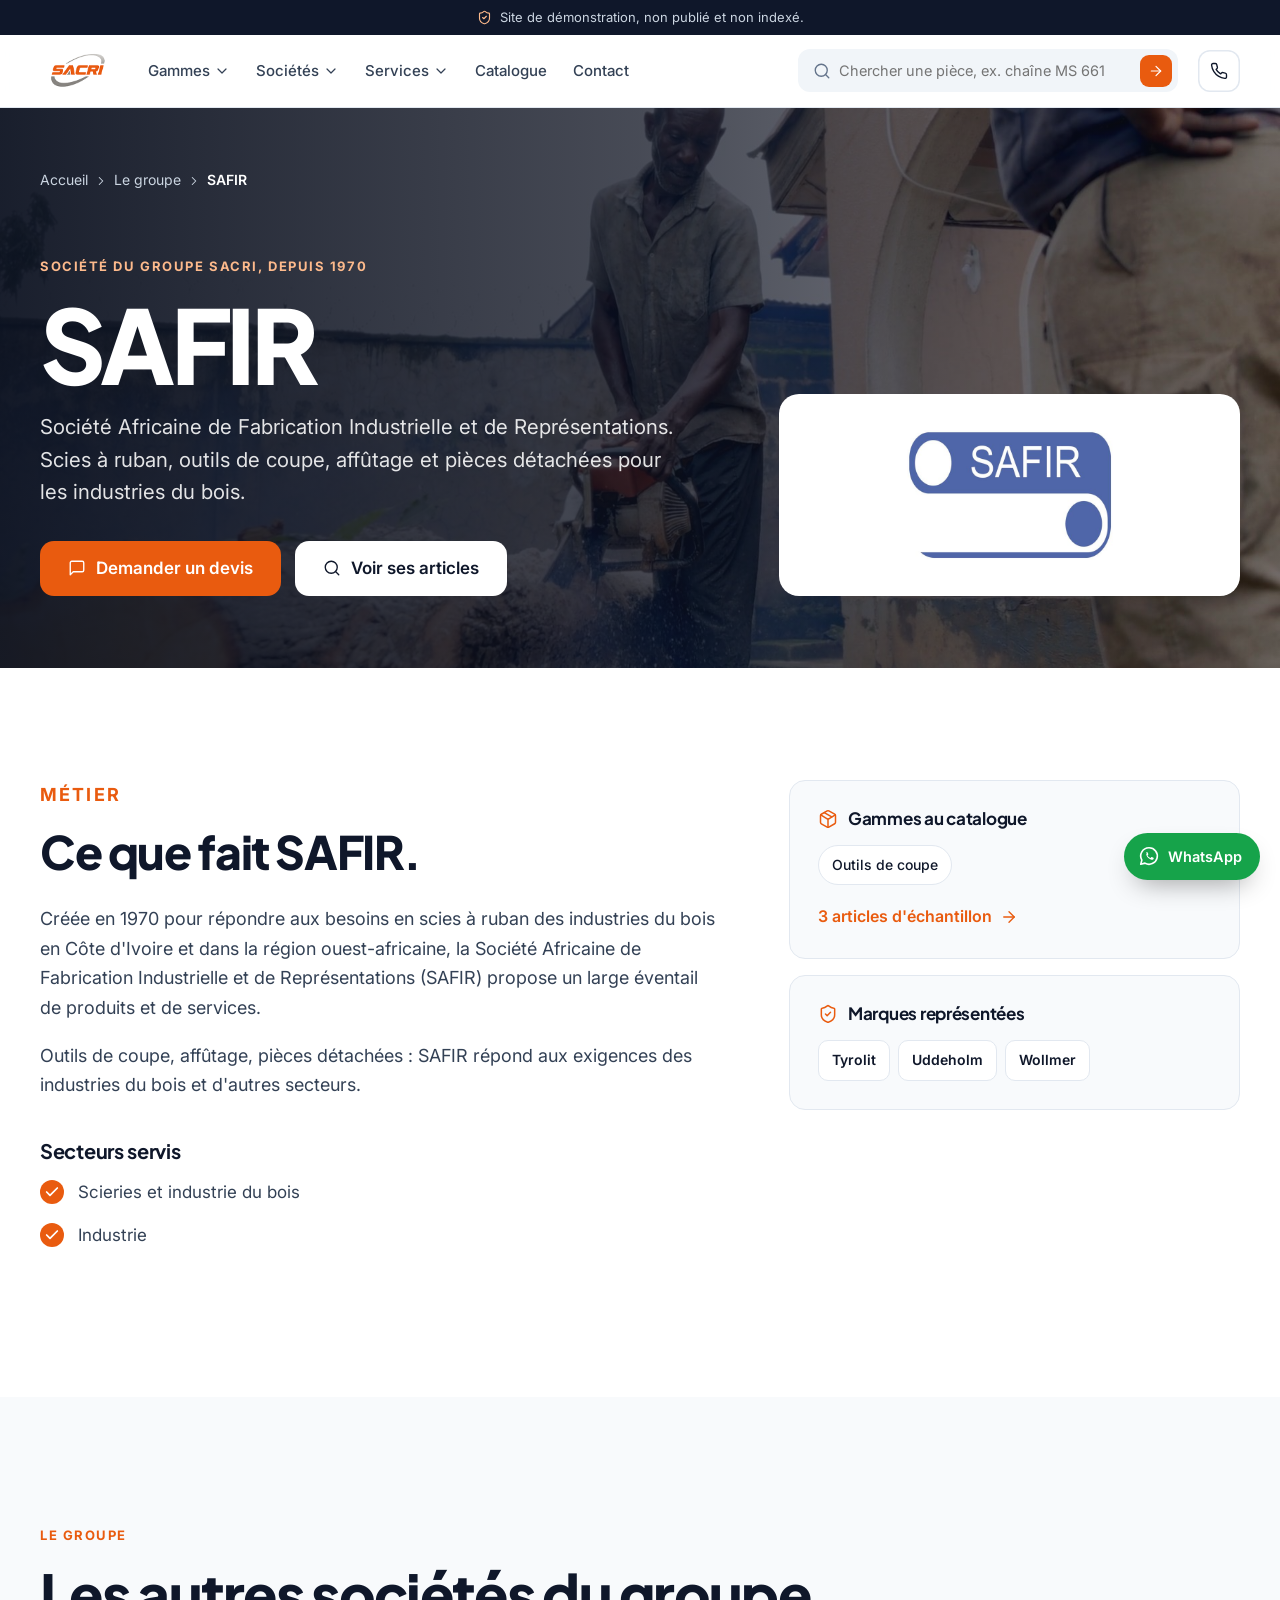
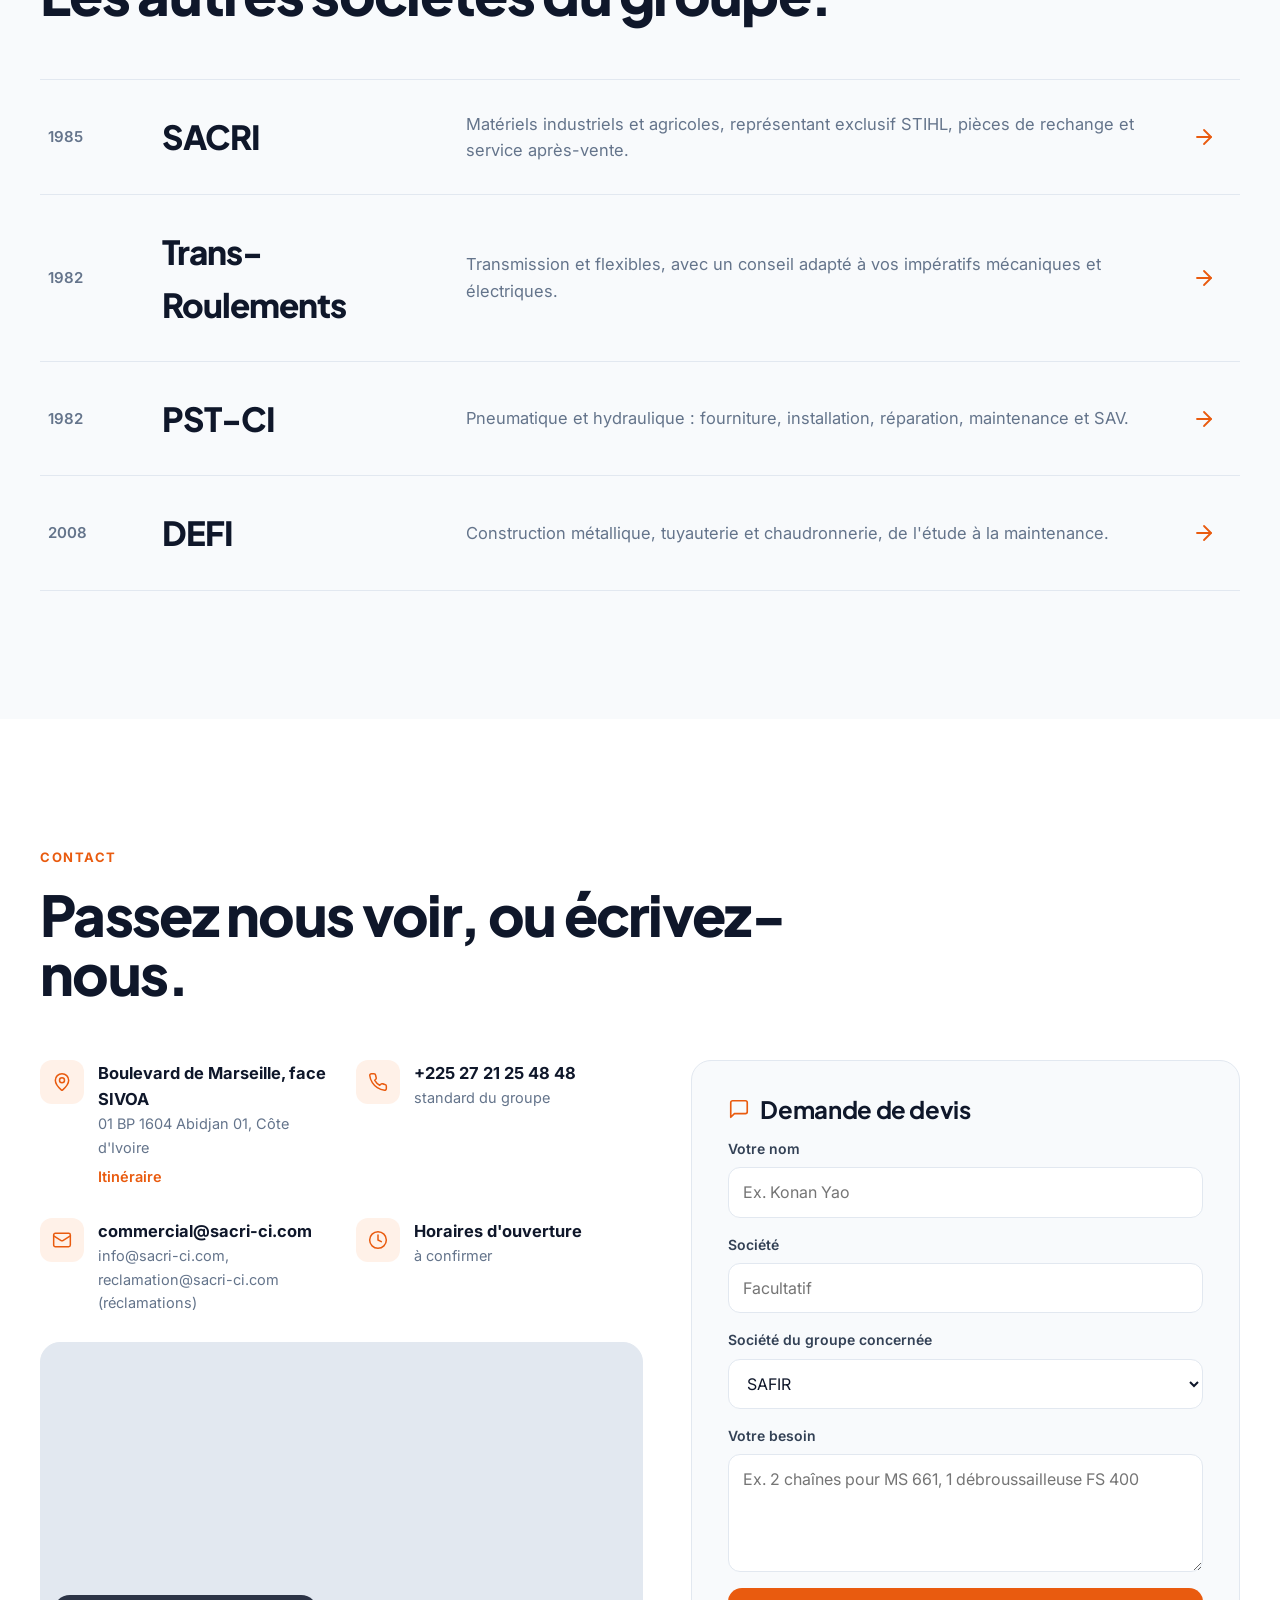
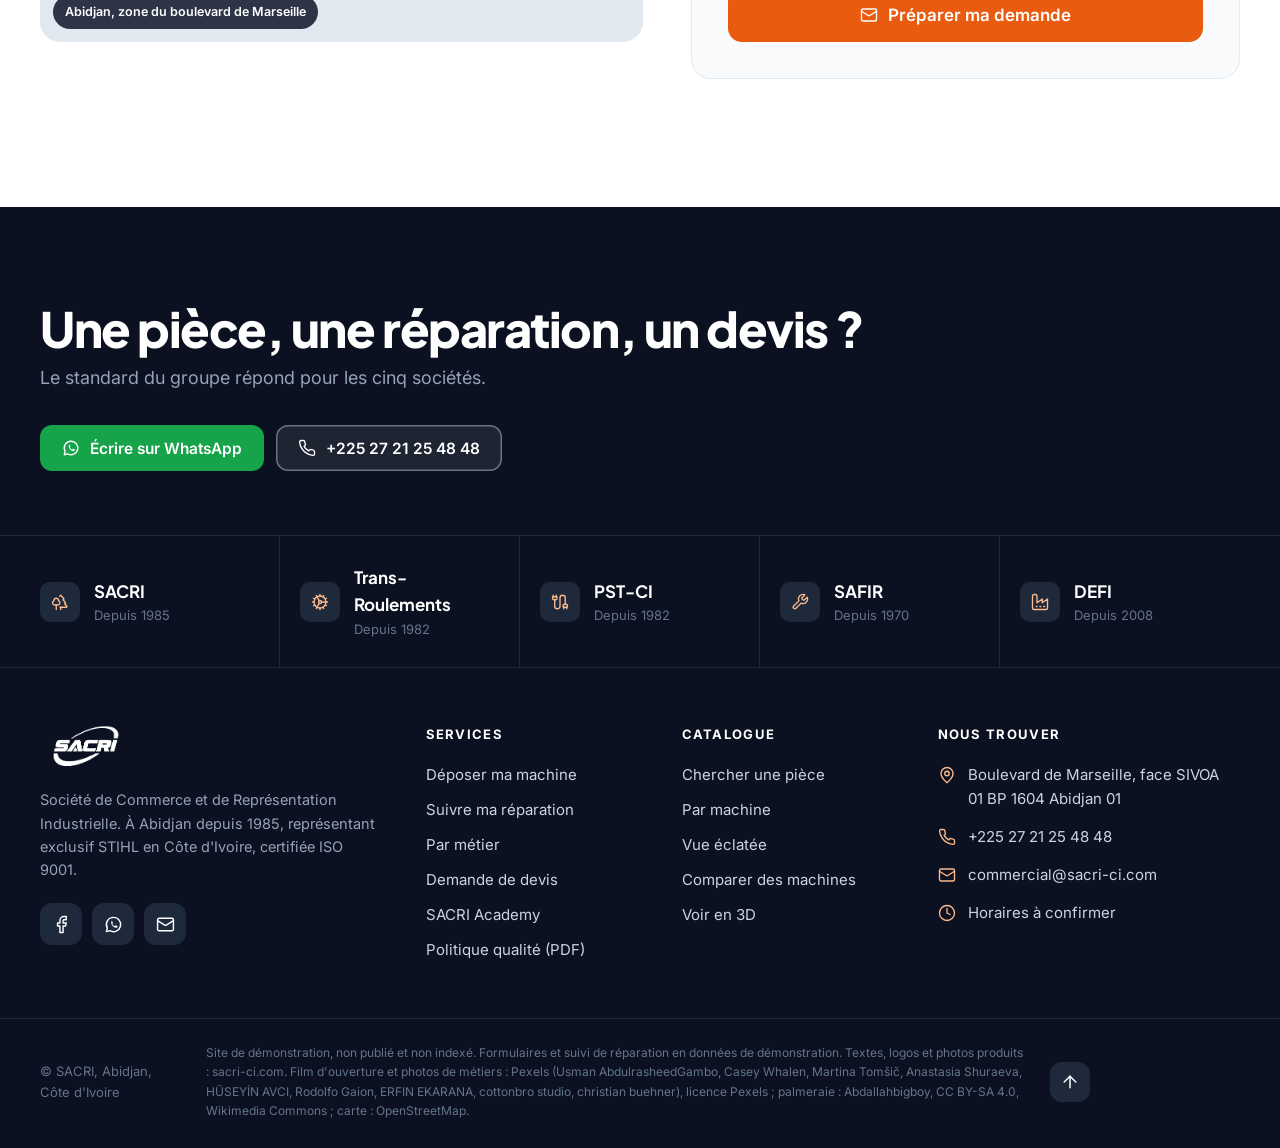
<file: societe-safir.html>
<!doctype html>
<html lang="fr">
<head>
<meta charset="utf-8">
<meta name="viewport" content="width=device-width, initial-scale=1">
<meta name="robots" content="noindex, nofollow">
<title>SAFIR, société du groupe SACRI</title>
<meta name="description" content="Scies à ruban, outils de coupe, affûtage et pièces détachées pour les industries du bois.">
<meta name="theme-color" content="#0F172A">
<link rel="icon" href="assets/img/logo-transp.png">
<link rel="preconnect" href="https://fonts.googleapis.com">
<link rel="preconnect" href="https://fonts.gstatic.com" crossorigin>
<link href="https://fonts.googleapis.com/css2?family=Inter:wght@400;500;600;700&family=Plus+Jakarta+Sans:wght@600;700;800&display=swap" rel="stylesheet">
<link rel="stylesheet" href="style.css?v=202611241751">
</head>
<body class="soc-page">
<svg width="0" height="0" style="position:absolute" aria-hidden="true">
  <symbol id="i-pin" viewBox="0 0 24 24"><path d="M20 10c0 4.993-5.539 10.193-7.399 11.799a1 1 0 0 1-1.202 0C9.539 20.193 4 14.993 4 10a8 8 0 0 1 16 0" /> <circle cx="12" cy="10" r="3" /></symbol>
  <symbol id="i-phone" viewBox="0 0 24 24"><path d="M22 16.92v3a2 2 0 0 1-2.18 2 19.79 19.79 0 0 1-8.63-3.07 19.5 19.5 0 0 1-6-6 19.79 19.79 0 0 1-3.07-8.67A2 2 0 0 1 4.11 2h3a2 2 0 0 1 2 1.72 12.84 12.84 0 0 0 .7 2.81 2 2 0 0 1-.45 2.11L8.09 9.91a16 16 0 0 0 6 6l1.27-1.27a2 2 0 0 1 2.11-.45 12.84 12.84 0 0 0 2.81.7A2 2 0 0 1 22 16.92z" /></symbol>
  <symbol id="i-mail" viewBox="0 0 24 24"><rect width="20" height="16" x="2" y="4" rx="2" /> <path d="m22 7-8.97 5.7a1.94 1.94 0 0 1-2.06 0L2 7" /></symbol>
  <symbol id="i-fb" viewBox="0 0 24 24"><path d="M18 2h-3a5 5 0 0 0-5 5v3H7v4h3v8h4v-8h3l1-4h-4V7a1 1 0 0 1 1-1h3z" /></symbol>
  <symbol id="i-arrow" viewBox="0 0 24 24"><path d="M5 12h14" /> <path d="m12 5 7 7-7 7" /></symbol>
  <symbol id="i-down" viewBox="0 0 24 24"><path d="m6 9 6 6 6-6" /></symbol>
  <symbol id="i-chev-r" viewBox="0 0 24 24"><path d="m9 18 6-6-6-6" /></symbol>
  <symbol id="i-check" viewBox="0 0 24 24"><path d="M20 6 9 17l-5-5" /></symbol>
  <symbol id="i-tree" viewBox="0 0 24 24"><path d="M10 10v.2A3 3 0 0 1 8.9 16H5a3 3 0 0 1-1-5.8V10a3 3 0 0 1 6 0Z" /> <path d="M7 16v6" /> <path d="M13 19v3" /> <path d="M12 19h8.3a1 1 0 0 0 .7-1.7L18 14h.3a1 1 0 0 0 .7-1.7L16 9h.2a1 1 0 0 0 .8-1.7L13 3l-1.4 1.5" /></symbol>
  <symbol id="i-leaf" viewBox="0 0 24 24"><path d="M7 20h10" /> <path d="M10 20c5.5-2.5.8-6.4 3-10" /> <path d="M9.5 9.4c1.1.8 1.8 2.2 2.3 3.7-2 .4-3.5.4-4.8-.3-1.2-.6-2.3-1.9-3-4.2 2.8-.5 4.4 0 5.5.8z" /> <path d="M14.1 6a7 7 0 0 0-1.1 4c1.9-.1 3.3-.6 4.3-1.4 1-1 1.6-2.3 1.7-4.6-2.7.1-4 1-4.9 2z" /></symbol>
  <symbol id="i-leaf2" viewBox="0 0 24 24"><path d="M11 20A7 7 0 0 1 9.8 6.1C15.5 5 17 4.48 19 2c1 2 2 4.18 2 8 0 5.5-4.78 10-10 10Z" /> <path d="M2 21c0-3 1.85-5.36 5.08-6C9.5 14.52 12 13 13 12" /></symbol>
  <symbol id="i-hose" viewBox="0 0 24 24"><path d="M17 21v-2a1 1 0 0 1-1-1v-1a2 2 0 0 1 2-2h2a2 2 0 0 1 2 2v1a1 1 0 0 1-1 1" /> <path d="M19 15V6.5a1 1 0 0 0-7 0v11a1 1 0 0 1-7 0V9" /> <path d="M21 21v-2h-4" /> <path d="M3 5h4V3" /> <path d="M7 5a1 1 0 0 1 1 1v1a2 2 0 0 1-2 2H4a2 2 0 0 1-2-2V6a1 1 0 0 1 1-1V3" /></symbol>
  <symbol id="i-wrench" viewBox="0 0 24 24"><path d="M14.7 6.3a1 1 0 0 0 0 1.4l1.6 1.6a1 1 0 0 0 1.4 0l3.77-3.77a6 6 0 0 1-7.94 7.94l-6.91 6.91a2.12 2.12 0 0 1-3-3l6.91-6.91a6 6 0 0 1 7.94-7.94l-3.76 3.76z" /></symbol>
  <symbol id="i-factory" viewBox="0 0 24 24"><path d="M2 20a2 2 0 0 0 2 2h16a2 2 0 0 0 2-2V8l-7 5V8l-7 5V4a2 2 0 0 0-2-2H4a2 2 0 0 0-2 2Z" /> <path d="M17 18h1" /> <path d="M12 18h1" /> <path d="M7 18h1" /></symbol>
  <symbol id="i-gear" viewBox="0 0 24 24"><path d="M12 20a8 8 0 1 0 0-16 8 8 0 0 0 0 16Z" /> <path d="M12 14a2 2 0 1 0 0-4 2 2 0 0 0 0 4Z" /> <path d="M12 2v2" /> <path d="M12 22v-2" /> <path d="m17 20.66-1-1.73" /> <path d="M11 10.27 7 3.34" /> <path d="m20.66 17-1.73-1" /> <path d="m3.34 7 1.73 1" /> <path d="M14 12h8" /> <path d="M2 12h2" /> <path d="m20.66 7-1.73 1" /> <path d="m3.34 17 1.73-1" /> <path d="m17 3.34-1 1.73" /> <path d="m11 13.73-4 6.93" /></symbol>
  <symbol id="i-box" viewBox="0 0 24 24"><path d="M11 21.73a2 2 0 0 0 2 0l7-4A2 2 0 0 0 21 16V8a2 2 0 0 0-1-1.73l-7-4a2 2 0 0 0-2 0l-7 4A2 2 0 0 0 3 8v8a2 2 0 0 0 1 1.73z" /> <path d="M12 22V12" /> <path d="m3.3 7 7.703 4.734a2 2 0 0 0 1.994 0L20.7 7" /> <path d="m7.5 4.27 9 5.15" /></symbol>
  <symbol id="i-shield" viewBox="0 0 24 24"><path d="M20 13c0 5-3.5 7.5-7.66 8.95a1 1 0 0 1-.67-.01C7.5 20.5 4 18 4 13V6a1 1 0 0 1 1-1c2 0 4.5-1.2 6.24-2.72a1.17 1.17 0 0 1 1.52 0C14.51 3.81 17 5 19 5a1 1 0 0 1 1 1z" /> <path d="m9 12 2 2 4-4" /></symbol>
  <symbol id="i-users" viewBox="0 0 24 24"><path d="M16 21v-2a4 4 0 0 0-4-4H6a4 4 0 0 0-4 4v2" /> <circle cx="9" cy="7" r="4" /> <path d="M22 21v-2a4 4 0 0 0-3-3.87" /> <path d="M16 3.13a4 4 0 0 1 0 7.75" /></symbol>
  <symbol id="i-search" viewBox="0 0 24 24"><circle cx="11" cy="11" r="8" /> <path d="m21 21-4.3-4.3" /></symbol>
  <symbol id="i-cube" viewBox="0 0 24 24"><path d="M21 8a2 2 0 0 0-1-1.73l-7-4a2 2 0 0 0-2 0l-7 4A2 2 0 0 0 3 8v8a2 2 0 0 0 1 1.73l7 4a2 2 0 0 0 2 0l7-4A2 2 0 0 0 21 16Z" /> <path d="m3.3 7 8.7 5 8.7-5" /> <path d="M12 22V12" /></symbol>
  <symbol id="i-explode" viewBox="0 0 24 24"><path d="M12.83 2.18a2 2 0 0 0-1.66 0L2.6 6.08a1 1 0 0 0 0 1.83l8.58 3.91a2 2 0 0 0 1.66 0l8.58-3.9a1 1 0 0 0 0-1.83z" /> <path d="M2 12a1 1 0 0 0 .58.91l8.6 3.91a2 2 0 0 0 1.65 0l8.58-3.9A1 1 0 0 0 22 12" /> <path d="M2 17a1 1 0 0 0 .58.91l8.6 3.91a2 2 0 0 0 1.65 0l8.58-3.9A1 1 0 0 0 22 17" /></symbol>
  <symbol id="i-cols" viewBox="0 0 24 24"><rect width="18" height="18" x="3" y="3" rx="2" /> <path d="M12 3v18" /></symbol>
  <symbol id="i-camera" viewBox="0 0 24 24"><path d="M14.5 4h-5L7 7H4a2 2 0 0 0-2 2v9a2 2 0 0 0 2 2h16a2 2 0 0 0 2-2V9a2 2 0 0 0-2-2h-3l-2.5-3z" /> <circle cx="12" cy="13" r="3" /></symbol>
  <symbol id="i-chat" viewBox="0 0 24 24"><path d="M21 15a2 2 0 0 1-2 2H7l-4 4V5a2 2 0 0 1 2-2h14a2 2 0 0 1 2 2z" /></symbol>
  <symbol id="i-clock" viewBox="0 0 24 24"><circle cx="12" cy="12" r="10" /> <polyline points="12 6 12 12 16 14" /></symbol>
  <symbol id="i-pdf" viewBox="0 0 24 24"><path d="M15 2H6a2 2 0 0 0-2 2v16a2 2 0 0 0 2 2h12a2 2 0 0 0 2-2V7Z" /> <path d="M14 2v4a2 2 0 0 0 2 2h4" /> <path d="M10 9H8" /> <path d="M16 13H8" /> <path d="M16 17H8" /></symbol>
  <symbol id="i-copy" viewBox="0 0 24 24"><rect width="14" height="14" x="8" y="8" rx="2" ry="2" /> <path d="M4 16c-1.1 0-2-.9-2-2V4c0-1.1.9-2 2-2h10c1.1 0 2 .9 2 2" /></symbol>
  <symbol id="i-up" viewBox="0 0 24 24"><path d="m5 12 7-7 7 7" /> <path d="M12 19V5" /></symbol>
  <symbol id="i-play" viewBox="0 0 24 24"><polygon points="6 3 20 12 6 21 6 3" /></symbol>
  <symbol id="i-pause" viewBox="0 0 24 24"><rect x="14" y="4" width="4" height="16" rx="1" /> <rect x="6" y="4" width="4" height="16" rx="1" /></symbol>
  <symbol id="i-award" viewBox="0 0 24 24"><path d="m15.477 12.89 1.515 8.526a.5.5 0 0 1-.81.47l-3.58-2.687a1 1 0 0 0-1.197 0l-3.586 2.686a.5.5 0 0 1-.81-.469l1.514-8.526" /> <circle cx="12" cy="8" r="6" /></symbol>
  <symbol id="i-cal" viewBox="0 0 24 24"><path d="M8 2v4" /> <path d="M16 2v4" /> <rect width="18" height="18" x="3" y="4" rx="2" /> <path d="M3 10h18" /> <path d="m9 16 2 2 4-4" /></symbol>
  <symbol id="i-building" viewBox="0 0 24 24"><path d="M6 22V4a2 2 0 0 1 2-2h8a2 2 0 0 1 2 2v18Z" /> <path d="M6 12H4a2 2 0 0 0-2 2v6a2 2 0 0 0 2 2h2" /> <path d="M18 9h2a2 2 0 0 1 2 2v9a2 2 0 0 1-2 2h-2" /> <path d="M10 6h4" /> <path d="M10 10h4" /> <path d="M10 14h4" /> <path d="M10 18h4" /></symbol>
  <symbol id="i-grad" viewBox="0 0 24 24"><path d="M21.42 10.922a1 1 0 0 0-.019-1.838L12.83 5.18a2 2 0 0 0-1.66 0L2.6 9.08a1 1 0 0 0 0 1.832l8.57 3.908a2 2 0 0 0 1.66 0z" /> <path d="M22 10v6" /> <path d="M6 12.5V16a6 3 0 0 0 12 0v-3.5" /></symbol>
  <symbol id="i-truck" viewBox="0 0 24 24"><path d="M14 18V6a2 2 0 0 0-2-2H4a2 2 0 0 0-2 2v11a1 1 0 0 0 1 1h2" /> <path d="M15 18H9" /> <path d="M19 18h2a1 1 0 0 0 1-1v-3.65a1 1 0 0 0-.22-.624l-3.48-4.35A1 1 0 0 0 17.52 8H14" /> <circle cx="17" cy="18" r="2" /> <circle cx="7" cy="18" r="2" /></symbol>
  <symbol id="i-linkedin" viewBox="0 0 24 24"><path d="M16 8a6 6 0 0 1 6 6v7h-4v-7a2 2 0 0 0-2-2 2 2 0 0 0-2 2v7h-4v-7a6 6 0 0 1 6-6z" /> <rect width="4" height="12" x="2" y="9" /> <circle cx="4" cy="4" r="2" /></symbol>
  <symbol id="i-x" viewBox="0 0 24 24"><path d="M18 6 6 18" /> <path d="m6 6 12 12" /></symbol>
  <symbol id="i-tool" viewBox="0 0 24 24"><path d="m15 12-8.373 8.373a1 1 0 1 1-3-3L12 9" /> <path d="m18 15 4-4" /> <path d="m21.5 11.5-1.914-1.914A2 2 0 0 1 19 8.172V7l-2.26-2.26a6 6 0 0 0-4.202-1.756L9 2.96l.92.82A6.18 6.18 0 0 1 12 8.4V10l2 2h1.172a2 2 0 0 1 1.414.586L18.5 14.5" /></symbol>
  <symbol id="i-circle-check" viewBox="0 0 24 24"><circle cx="12" cy="12" r="10" /> <path d="m9 12 2 2 4-4" /></symbol>
  <symbol id="i-store" viewBox="0 0 24 24"><path d="m2 7 4.41-4.41A2 2 0 0 1 7.83 2h8.34a2 2 0 0 1 1.42.59L22 7" /> <path d="M4 12v8a2 2 0 0 0 2 2h12a2 2 0 0 0 2-2v-8" /> <path d="M15 22v-4a2 2 0 0 0-2-2h-2a2 2 0 0 0-2 2v4" /> <path d="M2 7h20" /> <path d="M22 7v3a2 2 0 0 1-2 2a2.7 2.7 0 0 1-1.59-.63.7.7 0 0 0-.82 0A2.7 2.7 0 0 1 16 12a2.7 2.7 0 0 1-1.59-.63.7.7 0 0 0-.82 0A2.7 2.7 0 0 1 12 12a2.7 2.7 0 0 1-1.59-.63.7.7 0 0 0-.82 0A2.7 2.7 0 0 1 8 12a2.7 2.7 0 0 1-1.59-.63.7.7 0 0 0-.82 0A2.7 2.7 0 0 1 4 12a2 2 0 0 1-2-2V7" /></symbol>
  <symbol id="i-wa" viewBox="0 0 24 24"><path d="M12 3a9 9 0 0 0-7.8 13.5L3 21l4.6-1.2A9 9 0 1 0 12 3z"/><path d="M8.8 8.2c.2-.4.5-.4.7-.4h.5c.2 0 .4 0 .5.4l.7 1.7c.1.2 0 .4-.1.6l-.5.6c-.1.1-.2.3 0 .5.4.7 1 1.4 1.6 1.8.6.4 1 .6 1.3.7.2.1.4 0 .5-.1l.6-.8c.2-.2.4-.2.6-.1l1.6.8c.2.1.4.2.4.4 0 .5-.2 1.1-.6 1.4-.5.4-1.2.6-1.9.4-1.2-.3-2.4-1-3.4-1.9-1-.9-1.7-2-2.1-3-.3-.7-.2-1.5.3-2.1z" fill="currentColor" stroke="none"/></symbol>
</svg>

<a class="skip" href="#main">Aller au contenu</a>
<div class="demo-bar" role="note"><svg aria-hidden="true"><use href="#i-shield"/></svg><span>Site de démonstration, non publié et non indexé.</span></div>
<header class="top" id="top"><div class="wrap top-in">
  <a href="index.html" class="brand" aria-label="SACRI, accueil"><img src="assets/img/logo-transp.png" alt="SACRI" width="88" height="44"></a>
  <nav id="nav" class="nav" aria-label="Menu principal">
    <div class="mi-item"><button class="mi-btn" type="button" aria-expanded="false" aria-controls="mg-gammes">Gammes<svg class="chev" aria-hidden="true"><use href="#i-down"/></svg></button>
      <div class="mega" id="mg-gammes"><div class="wrap mega-in"><div class="mg-head"><b>Nos gammes</b><a href="https://leslita06.github.io/sacri-catalogue/">Tout le catalogue<svg aria-hidden="true"><use href="#i-arrow"/></svg></a></div><div class="mg-grid g5"><a class="mg-g" href="https://leslita06.github.io/sacri-catalogue/#/catalogue?fam=Forestier+et+agricole"><img src="assets/img/g-agri.jpg" alt="" loading="lazy" width="56" height="56"><span><b>Agricole et forestier</b><small>Atomiseurs, tarières, tronçonneuses</small></span></a><a class="mg-g" href="https://leslita06.github.io/sacri-catalogue/#/catalogue?fam=Espaces+verts"><img src="assets/img/g-ev.jpg" alt="" loading="lazy" width="56" height="56"><span><b>Espaces verts</b><small>Débroussailleuses, souffleurs, tondeuses</small></span></a><a class="mg-g" href="https://leslita06.github.io/sacri-catalogue/#/catalogue?fam=Lavage+et+nettoyage"><img src="assets/img/g-lavage.jpg" alt="" loading="lazy" width="56" height="56"><span><b>Lavage et nettoyage</b><small>Nettoyeurs, aspirateurs</small></span></a><a class="mg-g" href="https://leslita06.github.io/sacri-catalogue/#/catalogue?fam=Lubrifiants"><img src="assets/img/g-lub.jpg" alt="" loading="lazy" width="56" height="56"><span><b>Lubrifiants</b><small>Huiles moteur, hydrauliques, graisses</small></span></a><a class="mg-g" href="https://leslita06.github.io/sacri-catalogue/#/catalogue?fam=Flexibles+et+raccords"><img src="assets/img/g-flex.jpg" alt="" loading="lazy" width="56" height="56"><span><b>Flexibles et transmission</b><small>Flexibles, raccords, roulements</small></span></a><a class="mg-g" href="https://leslita06.github.io/sacri-catalogue/#/catalogue?fam=Levage"><img src="assets/img/g-levage.jpg" alt="" loading="lazy" width="56" height="56"><span><b>Levage</b><small>Sangles, câbles, palans</small></span></a><a class="mg-g" href="https://leslita06.github.io/sacri-catalogue/#/catalogue?fam=Outillage"><img src="assets/img/g-outillage.jpg" alt="" loading="lazy" width="56" height="56"><span><b>Outillage</b><small>Servantes, caisses, clés</small></span></a><a class="mg-g" href="https://leslita06.github.io/sacri-catalogue/#/catalogue?fam=Sécurité+et+EPI"><img src="assets/img/g-epi.jpg" alt="" loading="lazy" width="56" height="56"><span><b>Sécurité et EPI</b><small>Casques, gants, chaussures</small></span></a><a class="mg-g" href="https://leslita06.github.io/sacri-catalogue/#/catalogue?fam=Pneumatique+et+hydraulique"><img src="assets/img/g-fourn.jpg" alt="" loading="lazy" width="56" height="56"><span><b>Fournitures industrielles</b><small>Compresseurs, crics, presses</small></span></a><a class="mg-g" href="index.html#contact"><img src="assets/img/g-centrale.jpg" alt="" loading="lazy" width="56" height="56"><span><b>Centrale d&#x27;achat</b><small>Tous matériels, sur demande</small></span></a></div></div></div></div>
    <div class="mi-item"><button class="mi-btn" type="button" aria-expanded="false" aria-controls="mg-socs">Sociétés<svg class="chev" aria-hidden="true"><use href="#i-down"/></svg></button>
      <div class="mega" id="mg-socs"><div class="wrap mega-in"><div class="mg-head"><b>Cinq sociétés, un même groupe</b><a href="index.html#groupe">Le groupe<svg aria-hidden="true"><use href="#i-arrow"/></svg></a></div><div class="mg-grid g3"><a class="mg-s" href="societe-sacri.html"><span class="mg-i"><svg aria-hidden="true"><use href="#i-tree"/></svg></span><span><b>SACRI</b><small>Matériels industriels et agricoles, représentant exclusif STIHL, pièces de rechange et service après-vente.</small></span></a><a class="mg-s" href="societe-trans-roulements.html"><span class="mg-i"><svg aria-hidden="true"><use href="#i-gear"/></svg></span><span><b>Trans-Roulements</b><small>Transmission et flexibles, avec un conseil adapté à vos impératifs mécaniques et électriques.</small></span></a><a class="mg-s" href="societe-pst-ci.html"><span class="mg-i"><svg aria-hidden="true"><use href="#i-hose"/></svg></span><span><b>PST-CI</b><small>Pneumatique et hydraulique : fourniture, installation, réparation, maintenance et SAV.</small></span></a><a class="mg-s" href="societe-safir.html"><span class="mg-i"><svg aria-hidden="true"><use href="#i-wrench"/></svg></span><span><b>SAFIR</b><small>Scies à ruban, outils de coupe, affûtage et pièces détachées pour les industries du bois.</small></span></a><a class="mg-s" href="societe-defi.html"><span class="mg-i"><svg aria-hidden="true"><use href="#i-factory"/></svg></span><span><b>DEFI</b><small>Construction métallique, tuyauterie et chaudronnerie, de l&#x27;étude à la maintenance.</small></span></a></div></div></div></div>
    <div class="mi-item"><button class="mi-btn" type="button" aria-expanded="false" aria-controls="mg-srv">Services<svg class="chev" aria-hidden="true"><use href="#i-down"/></svg></button>
      <div class="mega" id="mg-srv"><div class="wrap mega-in"><div class="mg-head"><b>Avant, pendant et après l'achat</b><a href="index.html#atelier">Atelier et SAV<svg aria-hidden="true"><use href="#i-arrow"/></svg></a></div><div class="mg-grid g3"><a class="mg-s" href="index.html#atelier"><span class="mg-i"><svg aria-hidden="true"><use href="#i-wrench"/></svg></span><span><b>Déposer ma machine à l'atelier</b><small>Diagnostic et réparation par nos techniciens</small></span></a><a class="mg-s" href="index.html#suivi"><span class="mg-i"><svg aria-hidden="true"><use href="#i-clock"/></svg></span><span><b>Suivre ma réparation</b><small>Avec votre numéro de dossier</small></span></a><a class="mg-s" href="https://leslita06.github.io/sacri-catalogue/"><span class="mg-i"><svg aria-hidden="true"><use href="#i-box"/></svg></span><span><b>Pièces de rechange</b><small>Par référence, par machine ou en photo</small></span></a><a class="mg-s" href="index.html#metiers"><span class="mg-i"><svg aria-hidden="true"><use href="#i-users"/></svg></span><span><b>Conseil par métier</b><small>Le bon matériel pour votre usage</small></span></a><a class="mg-s" href="https://leslita06.github.io/sacri-academy/"><span class="mg-i"><svg aria-hidden="true"><use href="#i-grad"/></svg></span><span><b>SACRI Academy</b><small>Proposition de programme de formation</small></span></a><a class="mg-s" href="index.html#contact"><span class="mg-i"><svg aria-hidden="true"><use href="#i-chat"/></svg></span><span><b>Demande de devis</b><small>Réponse de notre équipe commerciale</small></span></a></div></div></div></div>
    <a class="mi-link" href="https://leslita06.github.io/sacri-catalogue/">Catalogue</a>
    <a class="mi-link" href="index.html#contact">Contact</a>
  </nav>
  <form class="hs" id="hs" role="search" action="https://leslita06.github.io/sacri-catalogue/" autocomplete="off">
    <svg class="ic" aria-hidden="true"><use href="#i-search"/></svg><input id="hq" type="search" placeholder="Chercher une pièce, ex. chaîne MS 661" aria-label="Chercher une pièce dans le catalogue" enterkeyhint="search">
    <button type="submit" class="hs-go" aria-label="Rechercher"><svg aria-hidden="true"><use href="#i-arrow"/></svg></button>
    <div class="hs-sugg" id="hs-sugg" role="listbox" hidden></div>
  </form>
  <a class="ico-btn hide-s" href="tel:+2252721254848" aria-label="Appeler SACRI"><svg aria-hidden="true"><use href="#i-phone"/></svg></a>
  <button class="burger" id="burger" type="button" aria-label="Ouvrir le menu" aria-expanded="false" aria-controls="nav"><span></span><span></span><span></span></button>
</div></header>
<main id="main">
<section class="s-hero"><picture><source media="(max-width:700px)" srcset="assets/img/v7/foret-m.jpg"><img class="s-img" src="assets/img/v7/foret.jpg" alt="" loading="lazy" decoding="async"></picture>
  <div class="wrap s-hero-in">
  <nav class="crumb" aria-label="Fil d'Ariane"><a href="index.html">Accueil</a><svg aria-hidden="true"><use href="#i-chev-r"/></svg><a href="index.html#groupe">Le groupe</a><svg aria-hidden="true"><use href="#i-chev-r"/></svg><span>SAFIR</span></nav>
  <div class="s-head"><div><p class="eyebrow eb-l">Société du groupe SACRI, depuis 1970</p><h1 class="h1s">SAFIR</h1><p class="s-sub">Société Africaine de Fabrication Industrielle et de Représentations. Scies à ruban, outils de coupe, affûtage et pièces détachées pour les industries du bois.</p>
    <div class="ctas"><a class="btn btn-xl" href="#contact"><svg aria-hidden="true"><use href="#i-chat"/></svg>Demander un devis</a><a class="btn btn-xl btn-white" href="https://leslita06.github.io/sacri-catalogue/#/catalogue?soc=SAFIR"><svg aria-hidden="true"><use href="#i-search"/></svg>Voir ses articles</a></div></div>
    <div class="s-logo"><img src="assets/img/f-safir-logo.png" alt="Logo SAFIR"></div></div>
</div></section>
<section class="s-body"><div class="wrap s-grid">
  <div><p class="eyebrow">Métier</p><h2 class="h2s">Ce que fait SAFIR.</h2><p>Créée en 1970 pour répondre aux besoins en scies à ruban des industries du bois en Côte d&#x27;Ivoire et dans la région ouest-africaine, la Société Africaine de Fabrication Industrielle et de Représentations (SAFIR) propose un large éventail de produits et de services.</p><p>Outils de coupe, affûtage, pièces détachées : SAFIR répond aux exigences des industries du bois et d&#x27;autres secteurs.</p>
    <h3 class="h3s">Secteurs servis</h3><ul class="ticks"><li><svg aria-hidden="true"><use href="#i-check"/></svg>Scieries et industrie du bois</li><li><svg aria-hidden="true"><use href="#i-check"/></svg>Industrie</li></ul></div>
  <aside class="s-side">
    <div class="s-card"><h3><svg aria-hidden="true"><use href="#i-box"/></svg>Gammes au catalogue</h3><div class="fchips"><a class="fchip" href="https://leslita06.github.io/sacri-catalogue/#/catalogue?soc=SAFIR&amp;fam=Outils+de+coupe">Outils de coupe</a></div><a class="lnk-l" href="https://leslita06.github.io/sacri-catalogue/#/catalogue?soc=SAFIR">3 articles d'échantillon<svg aria-hidden="true"><use href="#i-arrow"/></svg></a></div>
    <div class="s-card"><h3><svg aria-hidden="true"><use href="#i-shield"/></svg>Marques représentées</h3><ul class="mq"><li>Tyrolit</li><li>Uddeholm</li><li>Wollmer</li></ul></div>
  </aside>
</div></section>
<section class="groupe groupe-s"><div class="wrap"><div class="sec-head"><p class="eyebrow">Le groupe</p><h2>Les autres sociétés du groupe.</h2></div><ul class="glist"><li><a href="societe-sacri.html"><span class="gl-y">1985</span><span class="gl-n">SACRI</span><span class="gl-d">Matériels industriels et agricoles, représentant exclusif STIHL, pièces de rechange et service après-vente.</span><svg class="gl-go" aria-hidden="true"><use href="#i-arrow"/></svg></a></li><li><a href="societe-trans-roulements.html"><span class="gl-y">1982</span><span class="gl-n">Trans-Roulements</span><span class="gl-d">Transmission et flexibles, avec un conseil adapté à vos impératifs mécaniques et électriques.</span><svg class="gl-go" aria-hidden="true"><use href="#i-arrow"/></svg></a></li><li><a href="societe-pst-ci.html"><span class="gl-y">1982</span><span class="gl-n">PST-CI</span><span class="gl-d">Pneumatique et hydraulique : fourniture, installation, réparation, maintenance et SAV.</span><svg class="gl-go" aria-hidden="true"><use href="#i-arrow"/></svg></a></li><li><a href="societe-defi.html"><span class="gl-y">2008</span><span class="gl-n">DEFI</span><span class="gl-d">Construction métallique, tuyauterie et chaudronnerie, de l&#x27;étude à la maintenance.</span><svg class="gl-go" aria-hidden="true"><use href="#i-arrow"/></svg></a></li></ul></div></section>
<section id="contact" class="contact"><div class="wrap">
  <div class="sec-head"><p class="eyebrow">Contact</p><h2>Passez nous voir, ou écrivez-nous.</h2></div>
  <div class="ct-grid">
    <div class="ct-l">
      <ul class="coords">
        <li><span class="c-i"><svg aria-hidden="true"><use href="#i-pin"/></svg></span><div><b>Boulevard de Marseille, face SIVOA</b><small>01 BP 1604 Abidjan 01, Côte d'Ivoire</small><a href="https://www.google.com/maps/search/?api=1&amp;query=SACRI+Boulevard+de+Marseille+face+SIVOA+Abidjan" target="_blank" rel="noopener">Itinéraire</a></div></li>
        <li><span class="c-i"><svg aria-hidden="true"><use href="#i-phone"/></svg></span><div><b><a href="tel:+2252721254848">+225 27 21 25 48 48</a></b><small>standard du groupe</small></div></li>
        <li><span class="c-i"><svg aria-hidden="true"><use href="#i-mail"/></svg></span><div><b><a href="mailto:commercial@sacri-ci.com">commercial@sacri-ci.com</a></b><small><a href="mailto:info@sacri-ci.com">info@sacri-ci.com</a>, <a href="mailto:reclamation@sacri-ci.com">reclamation@sacri-ci.com</a> (réclamations)</small></div></li>
        <li><span class="c-i"><svg aria-hidden="true"><use href="#i-clock"/></svg></span><div><b>Horaires d'ouverture</b><small>à confirmer</small></div></li>
      </ul>
      <div class="map"><iframe title="Carte d'Abidjan, zone du boulevard de Marseille" src="https://www.openstreetmap.org/export/embed.html?bbox=-4.0800%2C5.2650%2C-3.9300%2C5.3700&amp;layer=mapnik" loading="eager" referrerpolicy="no-referrer"></iframe><span class="map-l">Abidjan, zone du boulevard de Marseille</span></div>
    </div>
    <form class="devis-form" id="devis-form">
      <h3><svg aria-hidden="true"><use href="#i-chat"/></svg>Demande de devis</h3>
      <label>Votre nom<input name="nom" required placeholder="Ex. Konan Yao" autocomplete="name"></label>
      <label>Société<input name="soc" placeholder="Facultatif" autocomplete="organization"></label>
      <label>Société du groupe concernée<select name="dest"><option>SACRI</option><option>Trans-Roulements</option><option>PST-CI</option><option selected>SAFIR</option><option>DEFI</option><option>Je ne sais pas</option></select></label>
      <label>Votre besoin<textarea name="besoin" rows="4" required placeholder="Ex. 2 chaînes pour MS 661, 1 débroussailleuse FS 400"></textarea></label>
      <button class="btn btn-xl" type="submit"><svg aria-hidden="true"><use href="#i-mail"/></svg>Préparer ma demande</button>
    </form>
  </div>
</div></section>
<div class="modal" id="modal" hidden><div class="modal-box" role="dialog" aria-modal="true" aria-labelledby="m-t">
  <button class="x" type="button" data-close aria-label="Fermer">×</button>
  <h3 id="m-t">Votre demande de devis</h3><p class="fine">Votre message est prêt. Envoyez-le à l'équipe commerciale.</p>
  <div class="bubble" id="m-msg"></div>
  <div class="m-act"><a class="btn" id="m-mail" href="#"><svg aria-hidden="true"><use href="#i-mail"/></svg>Envoyer par e-mail</a><a class="btn btn-wa" id="m-wa" href="#" target="_blank" rel="noopener"><svg aria-hidden="true"><use href="#i-wa"/></svg>WhatsApp</a><button class="btn btn-line" id="m-copy" type="button"><svg aria-hidden="true"><use href="#i-copy"/></svg><span>Copier</span></button></div>
</div></div>
</main>
<footer class="foot">
  <div class="wrap foot-cta">
    <div><h2>Une pièce, une réparation, un devis ?</h2><p>Le standard du groupe répond pour les cinq sociétés.</p></div>
    <div class="foot-cta-b">
      <a class="btn btn-wa" href="https://wa.me/?text=Bonjour%20SACRI%2C%20" target="_blank" rel="noopener"><svg aria-hidden="true"><use href="#i-wa"/></svg>Écrire sur WhatsApp</a>
      <a class="btn btn-ghost" href="tel:+2252721254848"><svg aria-hidden="true"><use href="#i-phone"/></svg>+225 27 21 25 48 48</a>
    </div>
  </div>
  <div class="wrap foot-socs"><a class="fs" href="societe-sacri.html"><span class="fs-i"><svg aria-hidden="true"><use href="#i-tree"/></svg></span><span><b>SACRI</b><small>Depuis 1985</small></span></a><a class="fs" href="societe-trans-roulements.html"><span class="fs-i"><svg aria-hidden="true"><use href="#i-gear"/></svg></span><span><b>Trans-Roulements</b><small>Depuis 1982</small></span></a><a class="fs" href="societe-pst-ci.html"><span class="fs-i"><svg aria-hidden="true"><use href="#i-hose"/></svg></span><span><b>PST-CI</b><small>Depuis 1982</small></span></a><a class="fs" href="societe-safir.html"><span class="fs-i"><svg aria-hidden="true"><use href="#i-wrench"/></svg></span><span><b>SAFIR</b><small>Depuis 1970</small></span></a><a class="fs" href="societe-defi.html"><span class="fs-i"><svg aria-hidden="true"><use href="#i-factory"/></svg></span><span><b>DEFI</b><small>Depuis 2008</small></span></a></div>
  <div class="wrap foot-grid">
    <div class="foot-brand">
      <img src="assets/img/logo-blanc.png" alt="SACRI" width="104" height="52" loading="lazy">
      <p>Société de Commerce et de Représentation Industrielle. À Abidjan depuis 1985, représentant exclusif STIHL en Côte d'Ivoire, certifiée ISO 9001.</p>
      <div class="rs"><a href="https://www.facebook.com/sacriofficiel" target="_blank" rel="noopener" aria-label="SACRI sur Facebook"><svg aria-hidden="true"><use href="#i-fb"/></svg></a><a href="https://wa.me/?text=Bonjour%20SACRI%2C%20" target="_blank" rel="noopener" aria-label="SACRI sur WhatsApp"><svg aria-hidden="true"><use href="#i-wa"/></svg></a><a href="mailto:info@sacri-ci.com" aria-label="Écrire à SACRI"><svg aria-hidden="true"><use href="#i-mail"/></svg></a></div>
    </div>
    <div><h4>Services</h4><ul class="fl">
      <li><a href="index.html#atelier">Déposer ma machine</a></li><li><a href="index.html#suivi">Suivre ma réparation</a></li>
      <li><a href="index.html#metiers">Par métier</a></li><li><a href="index.html#contact">Demande de devis</a></li>
      <li><a href="https://leslita06.github.io/sacri-academy/">SACRI Academy</a></li>
      <li><a href="assets/politique-qualite-v4.pdf" target="_blank" rel="noopener">Politique qualité (PDF)</a></li></ul></div>
    <div><h4>Catalogue</h4><ul class="fl">
      <li><a href="https://leslita06.github.io/sacri-catalogue/">Chercher une pièce</a></li><li><a href="https://leslita06.github.io/sacri-catalogue/#/machines">Par machine</a></li>
      <li><a href="https://leslita06.github.io/sacri-catalogue/#/machine/ms661/eclate">Vue éclatée</a></li><li><a href="https://leslita06.github.io/sacri-catalogue/#/comparer">Comparer des machines</a></li>
      <li><a href="https://leslita06.github.io/sacri-3d/">Voir en 3D</a></li></ul></div>
    <div><h4>Nous trouver</h4><ul class="fc">
      <li><svg aria-hidden="true"><use href="#i-pin"/></svg><span>Boulevard de Marseille, face SIVOA<br>01 BP 1604 Abidjan 01</span></li>
      <li><svg aria-hidden="true"><use href="#i-phone"/></svg><a href="tel:+2252721254848">+225 27 21 25 48 48</a></li>
      <li><svg aria-hidden="true"><use href="#i-mail"/></svg><a href="mailto:commercial@sacri-ci.com">commercial@sacri-ci.com</a></li>
      <li><svg aria-hidden="true"><use href="#i-clock"/></svg><span>Horaires à confirmer</span></li></ul></div>
  </div>
  <div class="wrap foot-bar">
    <span>© SACRI, Abidjan, Côte d'Ivoire</span>
    <span class="cred">Site de démonstration, non publié et non indexé. Formulaires et suivi de réparation en données de démonstration. Textes, logos et photos produits : sacri-ci.com. Film d'ouverture et photos de métiers : Pexels (Usman AbdulrasheedGambo, Casey Whalen, Martina Tomšič, Anastasia Shuraeva, HÜSEYİN AVCI, Rodolfo Gaion, ERFIN EKARANA, cottonbro studio, christian buehner), licence Pexels ; palmeraie : Abdallahbigboy, CC BY-SA 4.0, Wikimedia Commons ; carte : OpenStreetMap.</span>
    <a href="#top" class="to-top" aria-label="Revenir en haut"><svg aria-hidden="true"><use href="#i-up"/></svg></a>
  </div>
</footer>
<a class="wa-float" id="wa-float" href="https://wa.me/?text=Bonjour%20SACRI%2C%20" target="_blank" rel="noopener" aria-label="Écrire à SACRI sur WhatsApp"><svg aria-hidden="true"><use href="#i-wa"/></svg><span>WhatsApp</span></a>
<script src="search.js?v=202611241751"></script>
<script src="app.js?v=202611241751"></script>
</body>
</html>
</file>
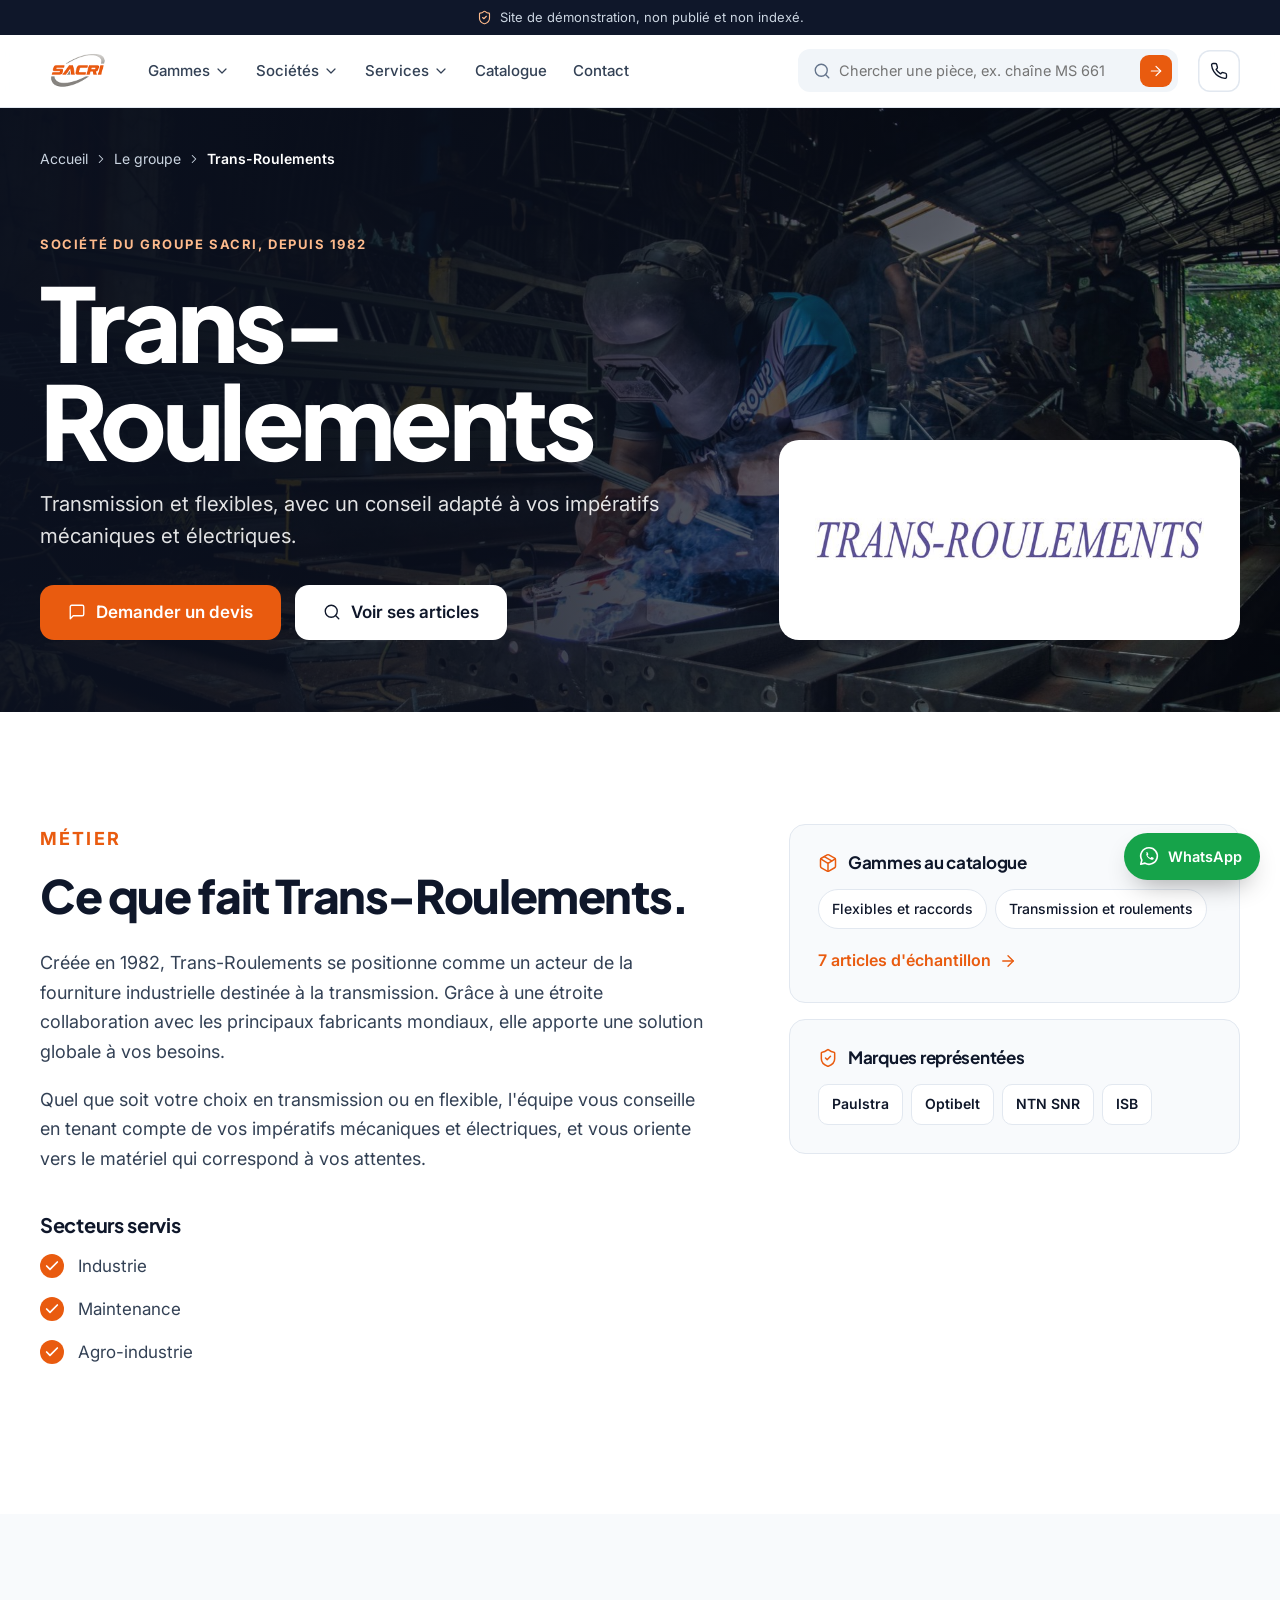
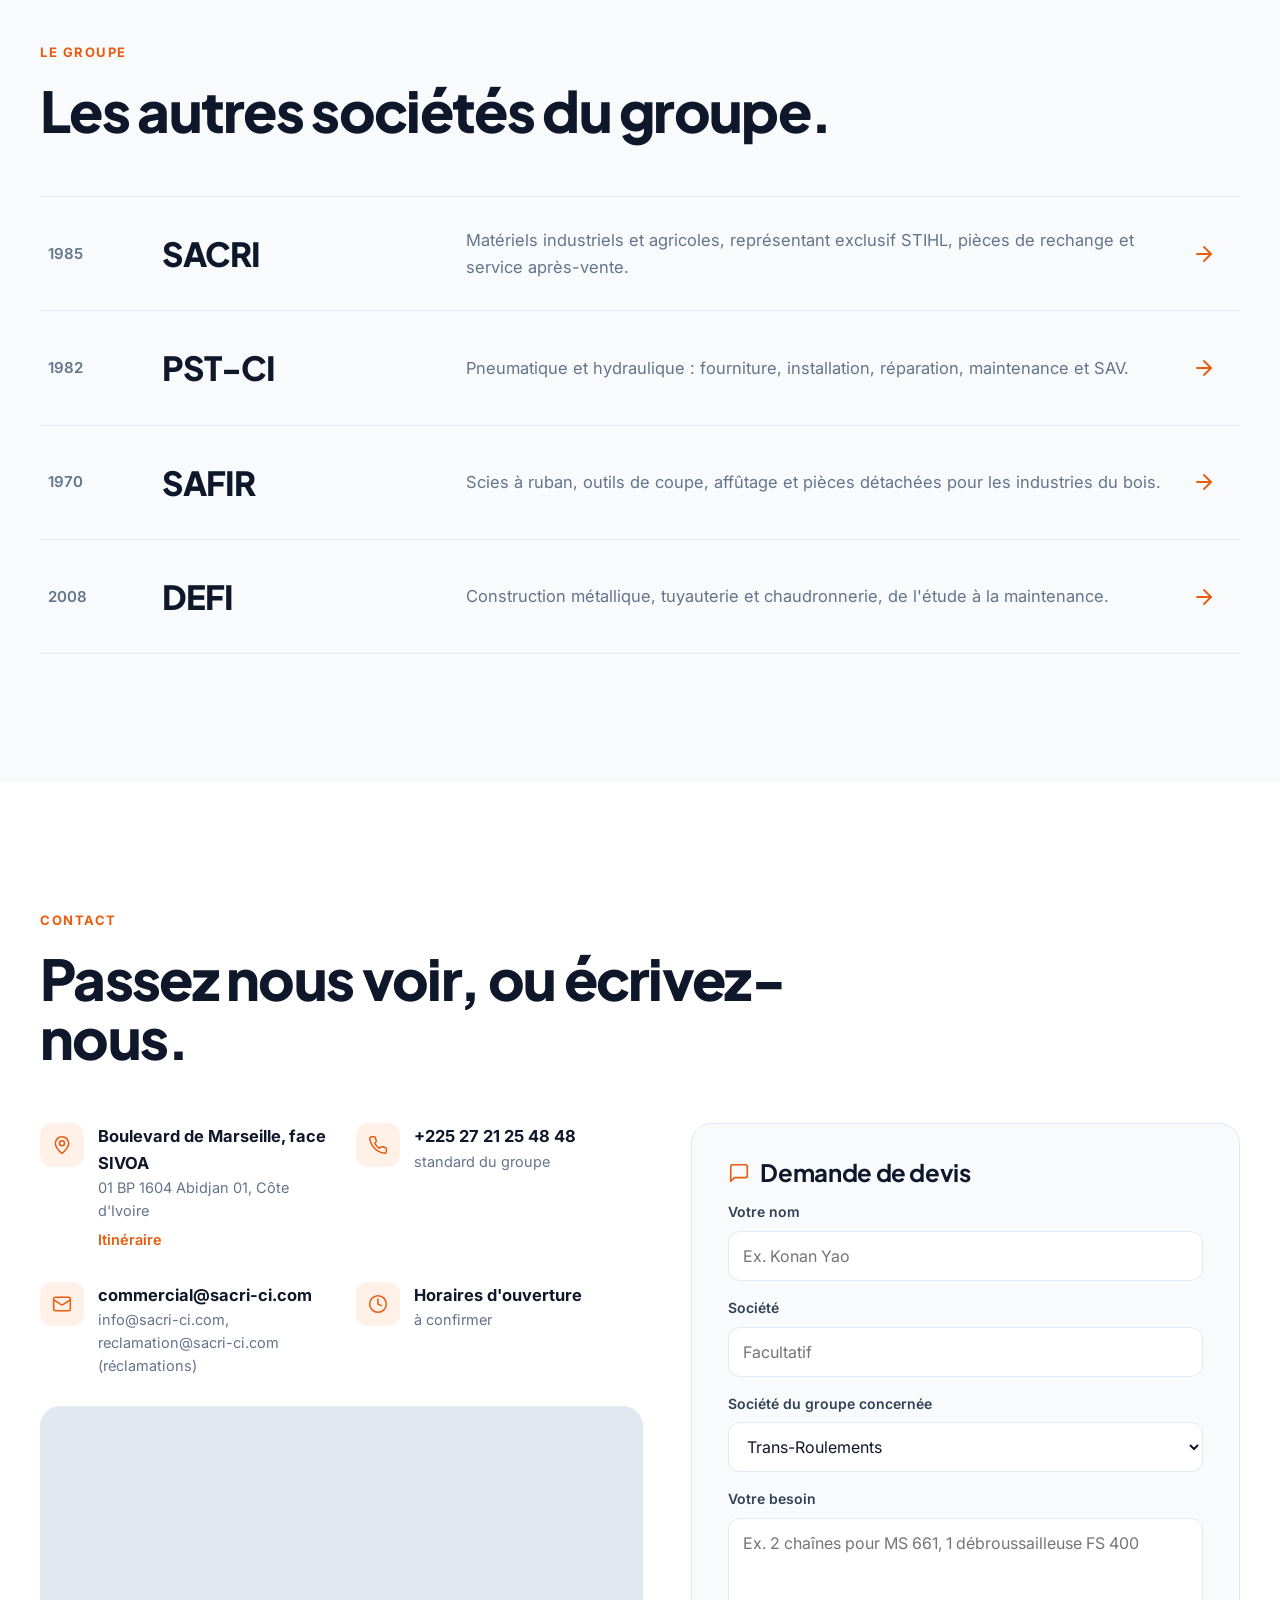
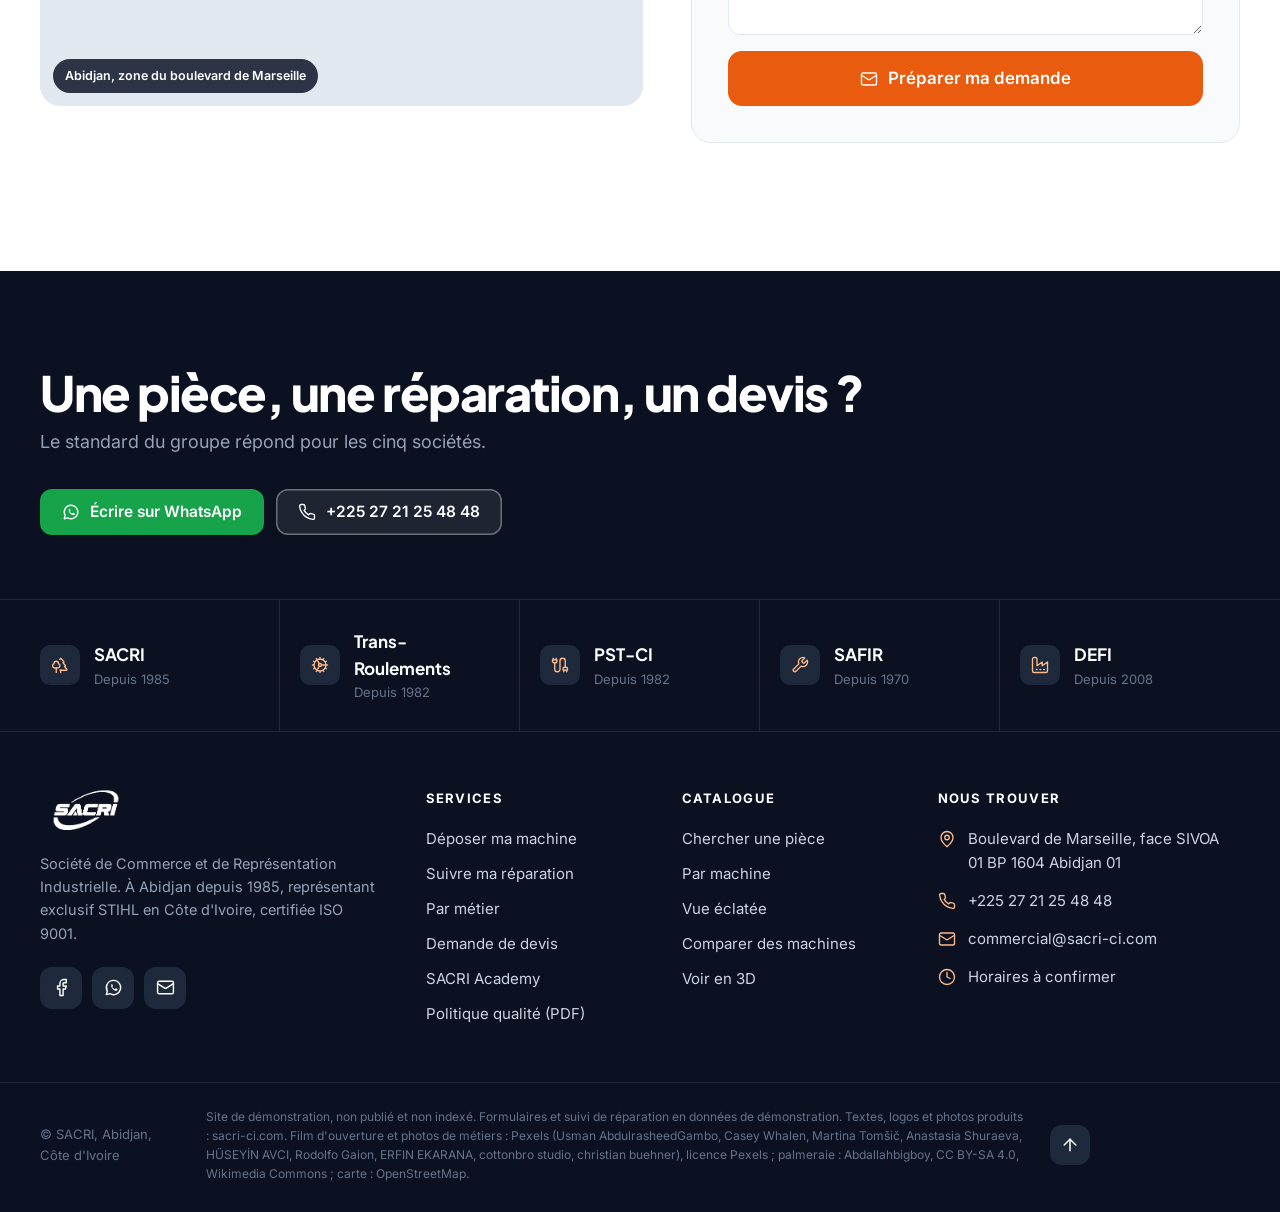
<file: societe-trans-roulements.html>
<!doctype html>
<html lang="fr">
<head>
<meta charset="utf-8">
<meta name="viewport" content="width=device-width, initial-scale=1">
<meta name="robots" content="noindex, nofollow">
<title>Trans-Roulements, société du groupe SACRI</title>
<meta name="description" content="Transmission et flexibles, avec un conseil adapté à vos impératifs mécaniques et électriques.">
<meta name="theme-color" content="#0F172A">
<link rel="icon" href="assets/img/logo-transp.png">
<link rel="preconnect" href="https://fonts.googleapis.com">
<link rel="preconnect" href="https://fonts.gstatic.com" crossorigin>
<link href="https://fonts.googleapis.com/css2?family=Inter:wght@400;500;600;700&family=Plus+Jakarta+Sans:wght@600;700;800&display=swap" rel="stylesheet">
<link rel="stylesheet" href="style.css?v=202611241751">
</head>
<body class="soc-page">
<svg width="0" height="0" style="position:absolute" aria-hidden="true">
  <symbol id="i-pin" viewBox="0 0 24 24"><path d="M20 10c0 4.993-5.539 10.193-7.399 11.799a1 1 0 0 1-1.202 0C9.539 20.193 4 14.993 4 10a8 8 0 0 1 16 0" /> <circle cx="12" cy="10" r="3" /></symbol>
  <symbol id="i-phone" viewBox="0 0 24 24"><path d="M22 16.92v3a2 2 0 0 1-2.18 2 19.79 19.79 0 0 1-8.63-3.07 19.5 19.5 0 0 1-6-6 19.79 19.79 0 0 1-3.07-8.67A2 2 0 0 1 4.11 2h3a2 2 0 0 1 2 1.72 12.84 12.84 0 0 0 .7 2.81 2 2 0 0 1-.45 2.11L8.09 9.91a16 16 0 0 0 6 6l1.27-1.27a2 2 0 0 1 2.11-.45 12.84 12.84 0 0 0 2.81.7A2 2 0 0 1 22 16.92z" /></symbol>
  <symbol id="i-mail" viewBox="0 0 24 24"><rect width="20" height="16" x="2" y="4" rx="2" /> <path d="m22 7-8.97 5.7a1.94 1.94 0 0 1-2.06 0L2 7" /></symbol>
  <symbol id="i-fb" viewBox="0 0 24 24"><path d="M18 2h-3a5 5 0 0 0-5 5v3H7v4h3v8h4v-8h3l1-4h-4V7a1 1 0 0 1 1-1h3z" /></symbol>
  <symbol id="i-arrow" viewBox="0 0 24 24"><path d="M5 12h14" /> <path d="m12 5 7 7-7 7" /></symbol>
  <symbol id="i-down" viewBox="0 0 24 24"><path d="m6 9 6 6 6-6" /></symbol>
  <symbol id="i-chev-r" viewBox="0 0 24 24"><path d="m9 18 6-6-6-6" /></symbol>
  <symbol id="i-check" viewBox="0 0 24 24"><path d="M20 6 9 17l-5-5" /></symbol>
  <symbol id="i-tree" viewBox="0 0 24 24"><path d="M10 10v.2A3 3 0 0 1 8.9 16H5a3 3 0 0 1-1-5.8V10a3 3 0 0 1 6 0Z" /> <path d="M7 16v6" /> <path d="M13 19v3" /> <path d="M12 19h8.3a1 1 0 0 0 .7-1.7L18 14h.3a1 1 0 0 0 .7-1.7L16 9h.2a1 1 0 0 0 .8-1.7L13 3l-1.4 1.5" /></symbol>
  <symbol id="i-leaf" viewBox="0 0 24 24"><path d="M7 20h10" /> <path d="M10 20c5.5-2.5.8-6.4 3-10" /> <path d="M9.5 9.4c1.1.8 1.8 2.2 2.3 3.7-2 .4-3.5.4-4.8-.3-1.2-.6-2.3-1.9-3-4.2 2.8-.5 4.4 0 5.5.8z" /> <path d="M14.1 6a7 7 0 0 0-1.1 4c1.9-.1 3.3-.6 4.3-1.4 1-1 1.6-2.3 1.7-4.6-2.7.1-4 1-4.9 2z" /></symbol>
  <symbol id="i-leaf2" viewBox="0 0 24 24"><path d="M11 20A7 7 0 0 1 9.8 6.1C15.5 5 17 4.48 19 2c1 2 2 4.18 2 8 0 5.5-4.78 10-10 10Z" /> <path d="M2 21c0-3 1.85-5.36 5.08-6C9.5 14.52 12 13 13 12" /></symbol>
  <symbol id="i-hose" viewBox="0 0 24 24"><path d="M17 21v-2a1 1 0 0 1-1-1v-1a2 2 0 0 1 2-2h2a2 2 0 0 1 2 2v1a1 1 0 0 1-1 1" /> <path d="M19 15V6.5a1 1 0 0 0-7 0v11a1 1 0 0 1-7 0V9" /> <path d="M21 21v-2h-4" /> <path d="M3 5h4V3" /> <path d="M7 5a1 1 0 0 1 1 1v1a2 2 0 0 1-2 2H4a2 2 0 0 1-2-2V6a1 1 0 0 1 1-1V3" /></symbol>
  <symbol id="i-wrench" viewBox="0 0 24 24"><path d="M14.7 6.3a1 1 0 0 0 0 1.4l1.6 1.6a1 1 0 0 0 1.4 0l3.77-3.77a6 6 0 0 1-7.94 7.94l-6.91 6.91a2.12 2.12 0 0 1-3-3l6.91-6.91a6 6 0 0 1 7.94-7.94l-3.76 3.76z" /></symbol>
  <symbol id="i-factory" viewBox="0 0 24 24"><path d="M2 20a2 2 0 0 0 2 2h16a2 2 0 0 0 2-2V8l-7 5V8l-7 5V4a2 2 0 0 0-2-2H4a2 2 0 0 0-2 2Z" /> <path d="M17 18h1" /> <path d="M12 18h1" /> <path d="M7 18h1" /></symbol>
  <symbol id="i-gear" viewBox="0 0 24 24"><path d="M12 20a8 8 0 1 0 0-16 8 8 0 0 0 0 16Z" /> <path d="M12 14a2 2 0 1 0 0-4 2 2 0 0 0 0 4Z" /> <path d="M12 2v2" /> <path d="M12 22v-2" /> <path d="m17 20.66-1-1.73" /> <path d="M11 10.27 7 3.34" /> <path d="m20.66 17-1.73-1" /> <path d="m3.34 7 1.73 1" /> <path d="M14 12h8" /> <path d="M2 12h2" /> <path d="m20.66 7-1.73 1" /> <path d="m3.34 17 1.73-1" /> <path d="m17 3.34-1 1.73" /> <path d="m11 13.73-4 6.93" /></symbol>
  <symbol id="i-box" viewBox="0 0 24 24"><path d="M11 21.73a2 2 0 0 0 2 0l7-4A2 2 0 0 0 21 16V8a2 2 0 0 0-1-1.73l-7-4a2 2 0 0 0-2 0l-7 4A2 2 0 0 0 3 8v8a2 2 0 0 0 1 1.73z" /> <path d="M12 22V12" /> <path d="m3.3 7 7.703 4.734a2 2 0 0 0 1.994 0L20.7 7" /> <path d="m7.5 4.27 9 5.15" /></symbol>
  <symbol id="i-shield" viewBox="0 0 24 24"><path d="M20 13c0 5-3.5 7.5-7.66 8.95a1 1 0 0 1-.67-.01C7.5 20.5 4 18 4 13V6a1 1 0 0 1 1-1c2 0 4.5-1.2 6.24-2.72a1.17 1.17 0 0 1 1.52 0C14.51 3.81 17 5 19 5a1 1 0 0 1 1 1z" /> <path d="m9 12 2 2 4-4" /></symbol>
  <symbol id="i-users" viewBox="0 0 24 24"><path d="M16 21v-2a4 4 0 0 0-4-4H6a4 4 0 0 0-4 4v2" /> <circle cx="9" cy="7" r="4" /> <path d="M22 21v-2a4 4 0 0 0-3-3.87" /> <path d="M16 3.13a4 4 0 0 1 0 7.75" /></symbol>
  <symbol id="i-search" viewBox="0 0 24 24"><circle cx="11" cy="11" r="8" /> <path d="m21 21-4.3-4.3" /></symbol>
  <symbol id="i-cube" viewBox="0 0 24 24"><path d="M21 8a2 2 0 0 0-1-1.73l-7-4a2 2 0 0 0-2 0l-7 4A2 2 0 0 0 3 8v8a2 2 0 0 0 1 1.73l7 4a2 2 0 0 0 2 0l7-4A2 2 0 0 0 21 16Z" /> <path d="m3.3 7 8.7 5 8.7-5" /> <path d="M12 22V12" /></symbol>
  <symbol id="i-explode" viewBox="0 0 24 24"><path d="M12.83 2.18a2 2 0 0 0-1.66 0L2.6 6.08a1 1 0 0 0 0 1.83l8.58 3.91a2 2 0 0 0 1.66 0l8.58-3.9a1 1 0 0 0 0-1.83z" /> <path d="M2 12a1 1 0 0 0 .58.91l8.6 3.91a2 2 0 0 0 1.65 0l8.58-3.9A1 1 0 0 0 22 12" /> <path d="M2 17a1 1 0 0 0 .58.91l8.6 3.91a2 2 0 0 0 1.65 0l8.58-3.9A1 1 0 0 0 22 17" /></symbol>
  <symbol id="i-cols" viewBox="0 0 24 24"><rect width="18" height="18" x="3" y="3" rx="2" /> <path d="M12 3v18" /></symbol>
  <symbol id="i-camera" viewBox="0 0 24 24"><path d="M14.5 4h-5L7 7H4a2 2 0 0 0-2 2v9a2 2 0 0 0 2 2h16a2 2 0 0 0 2-2V9a2 2 0 0 0-2-2h-3l-2.5-3z" /> <circle cx="12" cy="13" r="3" /></symbol>
  <symbol id="i-chat" viewBox="0 0 24 24"><path d="M21 15a2 2 0 0 1-2 2H7l-4 4V5a2 2 0 0 1 2-2h14a2 2 0 0 1 2 2z" /></symbol>
  <symbol id="i-clock" viewBox="0 0 24 24"><circle cx="12" cy="12" r="10" /> <polyline points="12 6 12 12 16 14" /></symbol>
  <symbol id="i-pdf" viewBox="0 0 24 24"><path d="M15 2H6a2 2 0 0 0-2 2v16a2 2 0 0 0 2 2h12a2 2 0 0 0 2-2V7Z" /> <path d="M14 2v4a2 2 0 0 0 2 2h4" /> <path d="M10 9H8" /> <path d="M16 13H8" /> <path d="M16 17H8" /></symbol>
  <symbol id="i-copy" viewBox="0 0 24 24"><rect width="14" height="14" x="8" y="8" rx="2" ry="2" /> <path d="M4 16c-1.1 0-2-.9-2-2V4c0-1.1.9-2 2-2h10c1.1 0 2 .9 2 2" /></symbol>
  <symbol id="i-up" viewBox="0 0 24 24"><path d="m5 12 7-7 7 7" /> <path d="M12 19V5" /></symbol>
  <symbol id="i-play" viewBox="0 0 24 24"><polygon points="6 3 20 12 6 21 6 3" /></symbol>
  <symbol id="i-pause" viewBox="0 0 24 24"><rect x="14" y="4" width="4" height="16" rx="1" /> <rect x="6" y="4" width="4" height="16" rx="1" /></symbol>
  <symbol id="i-award" viewBox="0 0 24 24"><path d="m15.477 12.89 1.515 8.526a.5.5 0 0 1-.81.47l-3.58-2.687a1 1 0 0 0-1.197 0l-3.586 2.686a.5.5 0 0 1-.81-.469l1.514-8.526" /> <circle cx="12" cy="8" r="6" /></symbol>
  <symbol id="i-cal" viewBox="0 0 24 24"><path d="M8 2v4" /> <path d="M16 2v4" /> <rect width="18" height="18" x="3" y="4" rx="2" /> <path d="M3 10h18" /> <path d="m9 16 2 2 4-4" /></symbol>
  <symbol id="i-building" viewBox="0 0 24 24"><path d="M6 22V4a2 2 0 0 1 2-2h8a2 2 0 0 1 2 2v18Z" /> <path d="M6 12H4a2 2 0 0 0-2 2v6a2 2 0 0 0 2 2h2" /> <path d="M18 9h2a2 2 0 0 1 2 2v9a2 2 0 0 1-2 2h-2" /> <path d="M10 6h4" /> <path d="M10 10h4" /> <path d="M10 14h4" /> <path d="M10 18h4" /></symbol>
  <symbol id="i-grad" viewBox="0 0 24 24"><path d="M21.42 10.922a1 1 0 0 0-.019-1.838L12.83 5.18a2 2 0 0 0-1.66 0L2.6 9.08a1 1 0 0 0 0 1.832l8.57 3.908a2 2 0 0 0 1.66 0z" /> <path d="M22 10v6" /> <path d="M6 12.5V16a6 3 0 0 0 12 0v-3.5" /></symbol>
  <symbol id="i-truck" viewBox="0 0 24 24"><path d="M14 18V6a2 2 0 0 0-2-2H4a2 2 0 0 0-2 2v11a1 1 0 0 0 1 1h2" /> <path d="M15 18H9" /> <path d="M19 18h2a1 1 0 0 0 1-1v-3.65a1 1 0 0 0-.22-.624l-3.48-4.35A1 1 0 0 0 17.52 8H14" /> <circle cx="17" cy="18" r="2" /> <circle cx="7" cy="18" r="2" /></symbol>
  <symbol id="i-linkedin" viewBox="0 0 24 24"><path d="M16 8a6 6 0 0 1 6 6v7h-4v-7a2 2 0 0 0-2-2 2 2 0 0 0-2 2v7h-4v-7a6 6 0 0 1 6-6z" /> <rect width="4" height="12" x="2" y="9" /> <circle cx="4" cy="4" r="2" /></symbol>
  <symbol id="i-x" viewBox="0 0 24 24"><path d="M18 6 6 18" /> <path d="m6 6 12 12" /></symbol>
  <symbol id="i-tool" viewBox="0 0 24 24"><path d="m15 12-8.373 8.373a1 1 0 1 1-3-3L12 9" /> <path d="m18 15 4-4" /> <path d="m21.5 11.5-1.914-1.914A2 2 0 0 1 19 8.172V7l-2.26-2.26a6 6 0 0 0-4.202-1.756L9 2.96l.92.82A6.18 6.18 0 0 1 12 8.4V10l2 2h1.172a2 2 0 0 1 1.414.586L18.5 14.5" /></symbol>
  <symbol id="i-circle-check" viewBox="0 0 24 24"><circle cx="12" cy="12" r="10" /> <path d="m9 12 2 2 4-4" /></symbol>
  <symbol id="i-store" viewBox="0 0 24 24"><path d="m2 7 4.41-4.41A2 2 0 0 1 7.83 2h8.34a2 2 0 0 1 1.42.59L22 7" /> <path d="M4 12v8a2 2 0 0 0 2 2h12a2 2 0 0 0 2-2v-8" /> <path d="M15 22v-4a2 2 0 0 0-2-2h-2a2 2 0 0 0-2 2v4" /> <path d="M2 7h20" /> <path d="M22 7v3a2 2 0 0 1-2 2a2.7 2.7 0 0 1-1.59-.63.7.7 0 0 0-.82 0A2.7 2.7 0 0 1 16 12a2.7 2.7 0 0 1-1.59-.63.7.7 0 0 0-.82 0A2.7 2.7 0 0 1 12 12a2.7 2.7 0 0 1-1.59-.63.7.7 0 0 0-.82 0A2.7 2.7 0 0 1 8 12a2.7 2.7 0 0 1-1.59-.63.7.7 0 0 0-.82 0A2.7 2.7 0 0 1 4 12a2 2 0 0 1-2-2V7" /></symbol>
  <symbol id="i-wa" viewBox="0 0 24 24"><path d="M12 3a9 9 0 0 0-7.8 13.5L3 21l4.6-1.2A9 9 0 1 0 12 3z"/><path d="M8.8 8.2c.2-.4.5-.4.7-.4h.5c.2 0 .4 0 .5.4l.7 1.7c.1.2 0 .4-.1.6l-.5.6c-.1.1-.2.3 0 .5.4.7 1 1.4 1.6 1.8.6.4 1 .6 1.3.7.2.1.4 0 .5-.1l.6-.8c.2-.2.4-.2.6-.1l1.6.8c.2.1.4.2.4.4 0 .5-.2 1.1-.6 1.4-.5.4-1.2.6-1.9.4-1.2-.3-2.4-1-3.4-1.9-1-.9-1.7-2-2.1-3-.3-.7-.2-1.5.3-2.1z" fill="currentColor" stroke="none"/></symbol>
</svg>

<a class="skip" href="#main">Aller au contenu</a>
<div class="demo-bar" role="note"><svg aria-hidden="true"><use href="#i-shield"/></svg><span>Site de démonstration, non publié et non indexé.</span></div>
<header class="top" id="top"><div class="wrap top-in">
  <a href="index.html" class="brand" aria-label="SACRI, accueil"><img src="assets/img/logo-transp.png" alt="SACRI" width="88" height="44"></a>
  <nav id="nav" class="nav" aria-label="Menu principal">
    <div class="mi-item"><button class="mi-btn" type="button" aria-expanded="false" aria-controls="mg-gammes">Gammes<svg class="chev" aria-hidden="true"><use href="#i-down"/></svg></button>
      <div class="mega" id="mg-gammes"><div class="wrap mega-in"><div class="mg-head"><b>Nos gammes</b><a href="https://leslita06.github.io/sacri-catalogue/">Tout le catalogue<svg aria-hidden="true"><use href="#i-arrow"/></svg></a></div><div class="mg-grid g5"><a class="mg-g" href="https://leslita06.github.io/sacri-catalogue/#/catalogue?fam=Forestier+et+agricole"><img src="assets/img/g-agri.jpg" alt="" loading="lazy" width="56" height="56"><span><b>Agricole et forestier</b><small>Atomiseurs, tarières, tronçonneuses</small></span></a><a class="mg-g" href="https://leslita06.github.io/sacri-catalogue/#/catalogue?fam=Espaces+verts"><img src="assets/img/g-ev.jpg" alt="" loading="lazy" width="56" height="56"><span><b>Espaces verts</b><small>Débroussailleuses, souffleurs, tondeuses</small></span></a><a class="mg-g" href="https://leslita06.github.io/sacri-catalogue/#/catalogue?fam=Lavage+et+nettoyage"><img src="assets/img/g-lavage.jpg" alt="" loading="lazy" width="56" height="56"><span><b>Lavage et nettoyage</b><small>Nettoyeurs, aspirateurs</small></span></a><a class="mg-g" href="https://leslita06.github.io/sacri-catalogue/#/catalogue?fam=Lubrifiants"><img src="assets/img/g-lub.jpg" alt="" loading="lazy" width="56" height="56"><span><b>Lubrifiants</b><small>Huiles moteur, hydrauliques, graisses</small></span></a><a class="mg-g" href="https://leslita06.github.io/sacri-catalogue/#/catalogue?fam=Flexibles+et+raccords"><img src="assets/img/g-flex.jpg" alt="" loading="lazy" width="56" height="56"><span><b>Flexibles et transmission</b><small>Flexibles, raccords, roulements</small></span></a><a class="mg-g" href="https://leslita06.github.io/sacri-catalogue/#/catalogue?fam=Levage"><img src="assets/img/g-levage.jpg" alt="" loading="lazy" width="56" height="56"><span><b>Levage</b><small>Sangles, câbles, palans</small></span></a><a class="mg-g" href="https://leslita06.github.io/sacri-catalogue/#/catalogue?fam=Outillage"><img src="assets/img/g-outillage.jpg" alt="" loading="lazy" width="56" height="56"><span><b>Outillage</b><small>Servantes, caisses, clés</small></span></a><a class="mg-g" href="https://leslita06.github.io/sacri-catalogue/#/catalogue?fam=Sécurité+et+EPI"><img src="assets/img/g-epi.jpg" alt="" loading="lazy" width="56" height="56"><span><b>Sécurité et EPI</b><small>Casques, gants, chaussures</small></span></a><a class="mg-g" href="https://leslita06.github.io/sacri-catalogue/#/catalogue?fam=Pneumatique+et+hydraulique"><img src="assets/img/g-fourn.jpg" alt="" loading="lazy" width="56" height="56"><span><b>Fournitures industrielles</b><small>Compresseurs, crics, presses</small></span></a><a class="mg-g" href="index.html#contact"><img src="assets/img/g-centrale.jpg" alt="" loading="lazy" width="56" height="56"><span><b>Centrale d&#x27;achat</b><small>Tous matériels, sur demande</small></span></a></div></div></div></div>
    <div class="mi-item"><button class="mi-btn" type="button" aria-expanded="false" aria-controls="mg-socs">Sociétés<svg class="chev" aria-hidden="true"><use href="#i-down"/></svg></button>
      <div class="mega" id="mg-socs"><div class="wrap mega-in"><div class="mg-head"><b>Cinq sociétés, un même groupe</b><a href="index.html#groupe">Le groupe<svg aria-hidden="true"><use href="#i-arrow"/></svg></a></div><div class="mg-grid g3"><a class="mg-s" href="societe-sacri.html"><span class="mg-i"><svg aria-hidden="true"><use href="#i-tree"/></svg></span><span><b>SACRI</b><small>Matériels industriels et agricoles, représentant exclusif STIHL, pièces de rechange et service après-vente.</small></span></a><a class="mg-s" href="societe-trans-roulements.html"><span class="mg-i"><svg aria-hidden="true"><use href="#i-gear"/></svg></span><span><b>Trans-Roulements</b><small>Transmission et flexibles, avec un conseil adapté à vos impératifs mécaniques et électriques.</small></span></a><a class="mg-s" href="societe-pst-ci.html"><span class="mg-i"><svg aria-hidden="true"><use href="#i-hose"/></svg></span><span><b>PST-CI</b><small>Pneumatique et hydraulique : fourniture, installation, réparation, maintenance et SAV.</small></span></a><a class="mg-s" href="societe-safir.html"><span class="mg-i"><svg aria-hidden="true"><use href="#i-wrench"/></svg></span><span><b>SAFIR</b><small>Scies à ruban, outils de coupe, affûtage et pièces détachées pour les industries du bois.</small></span></a><a class="mg-s" href="societe-defi.html"><span class="mg-i"><svg aria-hidden="true"><use href="#i-factory"/></svg></span><span><b>DEFI</b><small>Construction métallique, tuyauterie et chaudronnerie, de l&#x27;étude à la maintenance.</small></span></a></div></div></div></div>
    <div class="mi-item"><button class="mi-btn" type="button" aria-expanded="false" aria-controls="mg-srv">Services<svg class="chev" aria-hidden="true"><use href="#i-down"/></svg></button>
      <div class="mega" id="mg-srv"><div class="wrap mega-in"><div class="mg-head"><b>Avant, pendant et après l'achat</b><a href="index.html#atelier">Atelier et SAV<svg aria-hidden="true"><use href="#i-arrow"/></svg></a></div><div class="mg-grid g3"><a class="mg-s" href="index.html#atelier"><span class="mg-i"><svg aria-hidden="true"><use href="#i-wrench"/></svg></span><span><b>Déposer ma machine à l'atelier</b><small>Diagnostic et réparation par nos techniciens</small></span></a><a class="mg-s" href="index.html#suivi"><span class="mg-i"><svg aria-hidden="true"><use href="#i-clock"/></svg></span><span><b>Suivre ma réparation</b><small>Avec votre numéro de dossier</small></span></a><a class="mg-s" href="https://leslita06.github.io/sacri-catalogue/"><span class="mg-i"><svg aria-hidden="true"><use href="#i-box"/></svg></span><span><b>Pièces de rechange</b><small>Par référence, par machine ou en photo</small></span></a><a class="mg-s" href="index.html#metiers"><span class="mg-i"><svg aria-hidden="true"><use href="#i-users"/></svg></span><span><b>Conseil par métier</b><small>Le bon matériel pour votre usage</small></span></a><a class="mg-s" href="https://leslita06.github.io/sacri-academy/"><span class="mg-i"><svg aria-hidden="true"><use href="#i-grad"/></svg></span><span><b>SACRI Academy</b><small>Proposition de programme de formation</small></span></a><a class="mg-s" href="index.html#contact"><span class="mg-i"><svg aria-hidden="true"><use href="#i-chat"/></svg></span><span><b>Demande de devis</b><small>Réponse de notre équipe commerciale</small></span></a></div></div></div></div>
    <a class="mi-link" href="https://leslita06.github.io/sacri-catalogue/">Catalogue</a>
    <a class="mi-link" href="index.html#contact">Contact</a>
  </nav>
  <form class="hs" id="hs" role="search" action="https://leslita06.github.io/sacri-catalogue/" autocomplete="off">
    <svg class="ic" aria-hidden="true"><use href="#i-search"/></svg><input id="hq" type="search" placeholder="Chercher une pièce, ex. chaîne MS 661" aria-label="Chercher une pièce dans le catalogue" enterkeyhint="search">
    <button type="submit" class="hs-go" aria-label="Rechercher"><svg aria-hidden="true"><use href="#i-arrow"/></svg></button>
    <div class="hs-sugg" id="hs-sugg" role="listbox" hidden></div>
  </form>
  <a class="ico-btn hide-s" href="tel:+2252721254848" aria-label="Appeler SACRI"><svg aria-hidden="true"><use href="#i-phone"/></svg></a>
  <button class="burger" id="burger" type="button" aria-label="Ouvrir le menu" aria-expanded="false" aria-controls="nav"><span></span><span></span><span></span></button>
</div></header>
<main id="main">
<section class="s-hero"><picture><source media="(max-width:700px)" srcset="assets/img/v7/industrie-m.jpg"><img class="s-img" src="assets/img/v7/industrie.jpg" alt="" loading="lazy" decoding="async"></picture>
  <div class="wrap s-hero-in">
  <nav class="crumb" aria-label="Fil d'Ariane"><a href="index.html">Accueil</a><svg aria-hidden="true"><use href="#i-chev-r"/></svg><a href="index.html#groupe">Le groupe</a><svg aria-hidden="true"><use href="#i-chev-r"/></svg><span>Trans-Roulements</span></nav>
  <div class="s-head"><div><p class="eyebrow eb-l">Société du groupe SACRI, depuis 1982</p><h1 class="h1s">Trans-Roulements</h1><p class="s-sub">Transmission et flexibles, avec un conseil adapté à vos impératifs mécaniques et électriques.</p>
    <div class="ctas"><a class="btn btn-xl" href="#contact"><svg aria-hidden="true"><use href="#i-chat"/></svg>Demander un devis</a><a class="btn btn-xl btn-white" href="https://leslita06.github.io/sacri-catalogue/#/catalogue?soc=Trans-Roulements"><svg aria-hidden="true"><use href="#i-search"/></svg>Voir ses articles</a></div></div>
    <div class="s-logo"><img src="assets/img/f-trans-logo.png" alt="Logo Trans-Roulements"></div></div>
</div></section>
<section class="s-body"><div class="wrap s-grid">
  <div><p class="eyebrow">Métier</p><h2 class="h2s">Ce que fait Trans-Roulements.</h2><p>Créée en 1982, Trans-Roulements se positionne comme un acteur de la fourniture industrielle destinée à la transmission. Grâce à une étroite collaboration avec les principaux fabricants mondiaux, elle apporte une solution globale à vos besoins.</p><p>Quel que soit votre choix en transmission ou en flexible, l&#x27;équipe vous conseille en tenant compte de vos impératifs mécaniques et électriques, et vous oriente vers le matériel qui correspond à vos attentes.</p>
    <h3 class="h3s">Secteurs servis</h3><ul class="ticks"><li><svg aria-hidden="true"><use href="#i-check"/></svg>Industrie</li><li><svg aria-hidden="true"><use href="#i-check"/></svg>Maintenance</li><li><svg aria-hidden="true"><use href="#i-check"/></svg>Agro-industrie</li></ul></div>
  <aside class="s-side">
    <div class="s-card"><h3><svg aria-hidden="true"><use href="#i-box"/></svg>Gammes au catalogue</h3><div class="fchips"><a class="fchip" href="https://leslita06.github.io/sacri-catalogue/#/catalogue?soc=Trans-Roulements&amp;fam=Flexibles+et+raccords">Flexibles et raccords</a><a class="fchip" href="https://leslita06.github.io/sacri-catalogue/#/catalogue?soc=Trans-Roulements&amp;fam=Transmission+et+roulements">Transmission et roulements</a></div><a class="lnk-l" href="https://leslita06.github.io/sacri-catalogue/#/catalogue?soc=Trans-Roulements">7 articles d'échantillon<svg aria-hidden="true"><use href="#i-arrow"/></svg></a></div>
    <div class="s-card"><h3><svg aria-hidden="true"><use href="#i-shield"/></svg>Marques représentées</h3><ul class="mq"><li>Paulstra</li><li>Optibelt</li><li>NTN SNR</li><li>ISB</li></ul></div>
  </aside>
</div></section>
<section class="groupe groupe-s"><div class="wrap"><div class="sec-head"><p class="eyebrow">Le groupe</p><h2>Les autres sociétés du groupe.</h2></div><ul class="glist"><li><a href="societe-sacri.html"><span class="gl-y">1985</span><span class="gl-n">SACRI</span><span class="gl-d">Matériels industriels et agricoles, représentant exclusif STIHL, pièces de rechange et service après-vente.</span><svg class="gl-go" aria-hidden="true"><use href="#i-arrow"/></svg></a></li><li><a href="societe-pst-ci.html"><span class="gl-y">1982</span><span class="gl-n">PST-CI</span><span class="gl-d">Pneumatique et hydraulique : fourniture, installation, réparation, maintenance et SAV.</span><svg class="gl-go" aria-hidden="true"><use href="#i-arrow"/></svg></a></li><li><a href="societe-safir.html"><span class="gl-y">1970</span><span class="gl-n">SAFIR</span><span class="gl-d">Scies à ruban, outils de coupe, affûtage et pièces détachées pour les industries du bois.</span><svg class="gl-go" aria-hidden="true"><use href="#i-arrow"/></svg></a></li><li><a href="societe-defi.html"><span class="gl-y">2008</span><span class="gl-n">DEFI</span><span class="gl-d">Construction métallique, tuyauterie et chaudronnerie, de l&#x27;étude à la maintenance.</span><svg class="gl-go" aria-hidden="true"><use href="#i-arrow"/></svg></a></li></ul></div></section>
<section id="contact" class="contact"><div class="wrap">
  <div class="sec-head"><p class="eyebrow">Contact</p><h2>Passez nous voir, ou écrivez-nous.</h2></div>
  <div class="ct-grid">
    <div class="ct-l">
      <ul class="coords">
        <li><span class="c-i"><svg aria-hidden="true"><use href="#i-pin"/></svg></span><div><b>Boulevard de Marseille, face SIVOA</b><small>01 BP 1604 Abidjan 01, Côte d'Ivoire</small><a href="https://www.google.com/maps/search/?api=1&amp;query=SACRI+Boulevard+de+Marseille+face+SIVOA+Abidjan" target="_blank" rel="noopener">Itinéraire</a></div></li>
        <li><span class="c-i"><svg aria-hidden="true"><use href="#i-phone"/></svg></span><div><b><a href="tel:+2252721254848">+225 27 21 25 48 48</a></b><small>standard du groupe</small></div></li>
        <li><span class="c-i"><svg aria-hidden="true"><use href="#i-mail"/></svg></span><div><b><a href="mailto:commercial@sacri-ci.com">commercial@sacri-ci.com</a></b><small><a href="mailto:info@sacri-ci.com">info@sacri-ci.com</a>, <a href="mailto:reclamation@sacri-ci.com">reclamation@sacri-ci.com</a> (réclamations)</small></div></li>
        <li><span class="c-i"><svg aria-hidden="true"><use href="#i-clock"/></svg></span><div><b>Horaires d'ouverture</b><small>à confirmer</small></div></li>
      </ul>
      <div class="map"><iframe title="Carte d'Abidjan, zone du boulevard de Marseille" src="https://www.openstreetmap.org/export/embed.html?bbox=-4.0800%2C5.2650%2C-3.9300%2C5.3700&amp;layer=mapnik" loading="eager" referrerpolicy="no-referrer"></iframe><span class="map-l">Abidjan, zone du boulevard de Marseille</span></div>
    </div>
    <form class="devis-form" id="devis-form">
      <h3><svg aria-hidden="true"><use href="#i-chat"/></svg>Demande de devis</h3>
      <label>Votre nom<input name="nom" required placeholder="Ex. Konan Yao" autocomplete="name"></label>
      <label>Société<input name="soc" placeholder="Facultatif" autocomplete="organization"></label>
      <label>Société du groupe concernée<select name="dest"><option>SACRI</option><option selected>Trans-Roulements</option><option>PST-CI</option><option>SAFIR</option><option>DEFI</option><option>Je ne sais pas</option></select></label>
      <label>Votre besoin<textarea name="besoin" rows="4" required placeholder="Ex. 2 chaînes pour MS 661, 1 débroussailleuse FS 400"></textarea></label>
      <button class="btn btn-xl" type="submit"><svg aria-hidden="true"><use href="#i-mail"/></svg>Préparer ma demande</button>
    </form>
  </div>
</div></section>
<div class="modal" id="modal" hidden><div class="modal-box" role="dialog" aria-modal="true" aria-labelledby="m-t">
  <button class="x" type="button" data-close aria-label="Fermer">×</button>
  <h3 id="m-t">Votre demande de devis</h3><p class="fine">Votre message est prêt. Envoyez-le à l'équipe commerciale.</p>
  <div class="bubble" id="m-msg"></div>
  <div class="m-act"><a class="btn" id="m-mail" href="#"><svg aria-hidden="true"><use href="#i-mail"/></svg>Envoyer par e-mail</a><a class="btn btn-wa" id="m-wa" href="#" target="_blank" rel="noopener"><svg aria-hidden="true"><use href="#i-wa"/></svg>WhatsApp</a><button class="btn btn-line" id="m-copy" type="button"><svg aria-hidden="true"><use href="#i-copy"/></svg><span>Copier</span></button></div>
</div></div>
</main>
<footer class="foot">
  <div class="wrap foot-cta">
    <div><h2>Une pièce, une réparation, un devis ?</h2><p>Le standard du groupe répond pour les cinq sociétés.</p></div>
    <div class="foot-cta-b">
      <a class="btn btn-wa" href="https://wa.me/?text=Bonjour%20SACRI%2C%20" target="_blank" rel="noopener"><svg aria-hidden="true"><use href="#i-wa"/></svg>Écrire sur WhatsApp</a>
      <a class="btn btn-ghost" href="tel:+2252721254848"><svg aria-hidden="true"><use href="#i-phone"/></svg>+225 27 21 25 48 48</a>
    </div>
  </div>
  <div class="wrap foot-socs"><a class="fs" href="societe-sacri.html"><span class="fs-i"><svg aria-hidden="true"><use href="#i-tree"/></svg></span><span><b>SACRI</b><small>Depuis 1985</small></span></a><a class="fs" href="societe-trans-roulements.html"><span class="fs-i"><svg aria-hidden="true"><use href="#i-gear"/></svg></span><span><b>Trans-Roulements</b><small>Depuis 1982</small></span></a><a class="fs" href="societe-pst-ci.html"><span class="fs-i"><svg aria-hidden="true"><use href="#i-hose"/></svg></span><span><b>PST-CI</b><small>Depuis 1982</small></span></a><a class="fs" href="societe-safir.html"><span class="fs-i"><svg aria-hidden="true"><use href="#i-wrench"/></svg></span><span><b>SAFIR</b><small>Depuis 1970</small></span></a><a class="fs" href="societe-defi.html"><span class="fs-i"><svg aria-hidden="true"><use href="#i-factory"/></svg></span><span><b>DEFI</b><small>Depuis 2008</small></span></a></div>
  <div class="wrap foot-grid">
    <div class="foot-brand">
      <img src="assets/img/logo-blanc.png" alt="SACRI" width="104" height="52" loading="lazy">
      <p>Société de Commerce et de Représentation Industrielle. À Abidjan depuis 1985, représentant exclusif STIHL en Côte d'Ivoire, certifiée ISO 9001.</p>
      <div class="rs"><a href="https://www.facebook.com/sacriofficiel" target="_blank" rel="noopener" aria-label="SACRI sur Facebook"><svg aria-hidden="true"><use href="#i-fb"/></svg></a><a href="https://wa.me/?text=Bonjour%20SACRI%2C%20" target="_blank" rel="noopener" aria-label="SACRI sur WhatsApp"><svg aria-hidden="true"><use href="#i-wa"/></svg></a><a href="mailto:info@sacri-ci.com" aria-label="Écrire à SACRI"><svg aria-hidden="true"><use href="#i-mail"/></svg></a></div>
    </div>
    <div><h4>Services</h4><ul class="fl">
      <li><a href="index.html#atelier">Déposer ma machine</a></li><li><a href="index.html#suivi">Suivre ma réparation</a></li>
      <li><a href="index.html#metiers">Par métier</a></li><li><a href="index.html#contact">Demande de devis</a></li>
      <li><a href="https://leslita06.github.io/sacri-academy/">SACRI Academy</a></li>
      <li><a href="assets/politique-qualite-v4.pdf" target="_blank" rel="noopener">Politique qualité (PDF)</a></li></ul></div>
    <div><h4>Catalogue</h4><ul class="fl">
      <li><a href="https://leslita06.github.io/sacri-catalogue/">Chercher une pièce</a></li><li><a href="https://leslita06.github.io/sacri-catalogue/#/machines">Par machine</a></li>
      <li><a href="https://leslita06.github.io/sacri-catalogue/#/machine/ms661/eclate">Vue éclatée</a></li><li><a href="https://leslita06.github.io/sacri-catalogue/#/comparer">Comparer des machines</a></li>
      <li><a href="https://leslita06.github.io/sacri-3d/">Voir en 3D</a></li></ul></div>
    <div><h4>Nous trouver</h4><ul class="fc">
      <li><svg aria-hidden="true"><use href="#i-pin"/></svg><span>Boulevard de Marseille, face SIVOA<br>01 BP 1604 Abidjan 01</span></li>
      <li><svg aria-hidden="true"><use href="#i-phone"/></svg><a href="tel:+2252721254848">+225 27 21 25 48 48</a></li>
      <li><svg aria-hidden="true"><use href="#i-mail"/></svg><a href="mailto:commercial@sacri-ci.com">commercial@sacri-ci.com</a></li>
      <li><svg aria-hidden="true"><use href="#i-clock"/></svg><span>Horaires à confirmer</span></li></ul></div>
  </div>
  <div class="wrap foot-bar">
    <span>© SACRI, Abidjan, Côte d'Ivoire</span>
    <span class="cred">Site de démonstration, non publié et non indexé. Formulaires et suivi de réparation en données de démonstration. Textes, logos et photos produits : sacri-ci.com. Film d'ouverture et photos de métiers : Pexels (Usman AbdulrasheedGambo, Casey Whalen, Martina Tomšič, Anastasia Shuraeva, HÜSEYİN AVCI, Rodolfo Gaion, ERFIN EKARANA, cottonbro studio, christian buehner), licence Pexels ; palmeraie : Abdallahbigboy, CC BY-SA 4.0, Wikimedia Commons ; carte : OpenStreetMap.</span>
    <a href="#top" class="to-top" aria-label="Revenir en haut"><svg aria-hidden="true"><use href="#i-up"/></svg></a>
  </div>
</footer>
<a class="wa-float" id="wa-float" href="https://wa.me/?text=Bonjour%20SACRI%2C%20" target="_blank" rel="noopener" aria-label="Écrire à SACRI sur WhatsApp"><svg aria-hidden="true"><use href="#i-wa"/></svg><span>WhatsApp</span></a>
<script src="search.js?v=202611241751"></script>
<script src="app.js?v=202611241751"></script>
</body>
</html>
</file>
<file: style.css>
/* SACRI site v7 (24/11/2026). Charte SACRI 2027 : fond #F8FAFC, encre #0F172A, gris #64748B, filets #E2E8F0, orange #E95B0F en accent. Rien ne dépend du défilement. */
:root{--o:#E95B0F;--o2:#C94A08;--o-l:#FFF1E8;--ink:#0F172A;--ink2:#334155;--g:#64748B;--line:#E2E8F0;--bg:#F8FAFC;--card:#fff;--dk:#0B1120;--dk2:#111827;--wa:#16A34A;--r:16px;--sh:0 1px 2px rgba(15,23,42,.04),0 8px 24px -12px rgba(15,23,42,.12);--ease:cubic-bezier(.2,.7,.2,1);--ff:'Plus Jakarta Sans',Inter,system-ui,sans-serif}
*{box-sizing:border-box;margin:0;padding:0}
html{scroll-behavior:smooth;scroll-padding-top:80px}
body{font-family:Inter,system-ui,sans-serif;color:var(--ink);background:var(--bg);line-height:1.6;font-size:17px;-webkit-font-smoothing:antialiased;overflow-x:hidden;font-feature-settings:"tnum" 0}
img{max-width:100%;display:block}
picture{display:contents}
a{color:inherit;text-decoration:none}
ul,ol{list-style:none}
button{font:inherit;color:inherit}
svg{width:20px;height:20px;fill:none;stroke:currentColor;stroke-width:1.8;stroke-linecap:round;stroke-linejoin:round;flex:none}
.wrap{max-width:1280px;margin:0 auto;padding:0 40px}
section{padding:128px 0}
h1,h2,h3{font-family:var(--ff);letter-spacing:-.03em;line-height:1.05;color:inherit}
h2{font-size:clamp(34px,4.4vw,60px);font-weight:800;margin-bottom:0}
h3{font-size:20px;font-weight:700;letter-spacing:-.015em}
p{color:var(--ink2)}
.skip{position:absolute;left:-999px;top:8px;background:var(--o);color:#fff;padding:10px 14px;border-radius:8px;z-index:200}
.skip:focus{left:8px}
:focus-visible{outline:2.5px solid var(--o);outline-offset:3px}
.eyebrow{font-size:13px;font-weight:700;letter-spacing:.12em;text-transform:uppercase;color:var(--o);margin-bottom:18px}
.eb-l{color:#FDBA8C}
.sec-head{margin-bottom:56px;max-width:860px}
.sec-row{max-width:none;display:flex;justify-content:space-between;align-items:flex-end;gap:20px 48px;flex-wrap:wrap}
.sec-row .sub{max-width:420px;font-size:18px;color:var(--g)}
.sec-head-c{text-align:center;margin-left:auto;margin-right:auto}
.lnk-l{display:inline-flex;align-items:center;gap:8px;font-weight:600;color:var(--o);font-size:16px}
.lnk-l svg{width:18px;height:18px;transition:transform .25s}
.lnk-l:hover svg{transform:translateX(4px)}

/* bandeau démonstration */
.demo-bar{display:flex;align-items:center;justify-content:center;gap:8px;background:var(--ink);color:#CBD5E1;font-size:13px;padding:7px 16px;text-align:center}
.demo-bar svg{width:15px;height:15px;color:#FDBA8C}

/* boutons */
.btn{display:inline-flex;align-items:center;justify-content:center;gap:10px;background:var(--o);color:#fff;border:0;border-radius:12px;padding:14px 22px;font:600 15.5px/1.1 Inter,sans-serif;cursor:pointer;transition:transform .25s var(--ease),background .25s,box-shadow .25s;text-align:center;white-space:nowrap}
.btn:hover{background:var(--o2);transform:translateY(-1px);box-shadow:0 10px 24px -12px rgba(233,91,15,.8)}
.btn svg{width:18px;height:18px}
.btn-xl{padding:18px 28px;font-size:17px;border-radius:14px}
.btn-white{background:#fff;color:var(--ink)}
.btn-white:hover{background:#F1F5F9;box-shadow:0 10px 24px -12px rgba(0,0,0,.5)}
.btn-line{background:#fff;color:var(--ink);box-shadow:inset 0 0 0 1.5px var(--line)}
.btn-line:hover{background:#fff;color:var(--o);box-shadow:inset 0 0 0 1.5px var(--o)}
.btn-ghost{background:rgba(255,255,255,.08);color:#fff;box-shadow:inset 0 0 0 1.5px rgba(255,255,255,.35)}
.btn-ghost:hover{background:#fff;color:var(--ink);box-shadow:none}
.btn-wa{background:var(--wa)}
.btn-wa:hover{background:#15803D;box-shadow:0 10px 24px -12px rgba(22,163,74,.8)}
.ico-btn{width:42px;height:42px;border-radius:12px;display:grid;place-items:center;box-shadow:inset 0 0 0 1.5px var(--line);transition:.25s;flex:none;background:#fff}
.ico-btn:hover{color:var(--o);box-shadow:inset 0 0 0 1.5px var(--o)}
.ico-btn svg{width:18px;height:18px}
.lnk{display:inline-flex;align-items:center;gap:6px;background:none;border:0;color:#FDBA8C;font:600 15px/1 Inter,sans-serif;cursor:pointer;padding:0}
.lnk svg{width:16px;height:16px;transition:transform .25s}
.lnk:hover svg{transform:translateX(4px)}

/* en-tête */
.top{position:sticky;top:0;z-index:60;background:rgba(255,255,255,.9);backdrop-filter:saturate(1.6) blur(14px);-webkit-backdrop-filter:saturate(1.6) blur(14px);border-bottom:1px solid var(--line)}
.top.scrolled{box-shadow:0 6px 24px -18px rgba(15,23,42,.35)}
.top-in{display:flex;align-items:center;gap:20px;height:72px}
.brand{flex:none}
.brand img{height:38px;width:auto}
.nav{display:flex;align-items:center;gap:2px}
.mi-btn,.mi-link{display:inline-flex;align-items:center;gap:4px;padding:9px 12px;font-size:15px;font-weight:500;color:var(--ink2);border-radius:10px;background:none;border:0;cursor:pointer;transition:color .2s,background .2s;white-space:nowrap}
.mi-btn .chev{width:16px;height:16px;transition:transform .25s}
.mi-btn:hover,.mi-link:hover,.mi-item.open .mi-btn{color:var(--ink);background:#F1F5F9}
.mi-item.open .chev{transform:rotate(180deg)}
.mega{position:fixed;left:0;right:0;top:auto;margin-top:15px;background:#fff;border-bottom:1px solid var(--line);box-shadow:0 30px 60px -30px rgba(15,23,42,.35);display:none}
.mi-item.open .mega{display:block}
.mega-in{padding-top:26px;padding-bottom:30px}
.mg-head{display:flex;justify-content:space-between;align-items:center;margin-bottom:18px}
.mg-head b{font-size:13px;letter-spacing:.1em;text-transform:uppercase;color:var(--g)}
.mg-head a{display:inline-flex;align-items:center;gap:6px;color:var(--o);font-weight:600;font-size:14.5px}
.mg-head a svg{width:16px;height:16px}
.mg-grid{display:grid;gap:6px}
.mg-grid.g5{grid-template-columns:repeat(5,1fr)}
.mg-grid.g3{grid-template-columns:repeat(3,1fr)}
.mg-g,.mg-s{display:flex;align-items:center;gap:12px;padding:10px;border-radius:12px;transition:background .2s}
.mg-g:hover,.mg-s:hover{background:var(--bg)}
.mg-g img{width:52px;height:52px;border-radius:10px;object-fit:cover;border:1px solid var(--line);flex:none;background:#fff}
.mg-g b,.mg-s b{display:block;font-size:14.5px;line-height:1.25}
.mg-g small,.mg-s small{display:block;font-size:12.5px;color:var(--g);line-height:1.35;margin-top:2px}
.mg-s{align-items:flex-start}
.mg-i{width:38px;height:38px;border-radius:10px;background:var(--o-l);color:var(--o);display:grid;place-items:center;flex:none}
.mg-i svg{width:18px;height:18px}
.hs{position:relative;flex:1;min-width:180px;max-width:380px;margin-left:auto;display:flex;align-items:center;background:#F1F5F9;border:1.5px solid transparent;border-radius:12px;transition:border-color .2s,background .2s}
.hs:focus-within{border-color:var(--o);background:#fff}
.hs .ic{position:absolute;left:14px;width:18px;height:18px;color:var(--g);pointer-events:none}
.hs input{flex:1;min-width:0;border:0;background:none;font:400 14.5px/1 Inter,sans-serif;padding:12px 6px 12px 40px;outline:0;color:var(--ink)}
.hs input::-webkit-search-cancel-button{display:none}
.hs-go{width:32px;height:32px;margin-right:5px;border-radius:9px;border:0;background:var(--o);color:#fff;display:grid;place-items:center;cursor:pointer;flex:none}
.hs-go svg{width:16px;height:16px}
.hs-sugg{position:absolute;top:calc(100% + 8px);left:0;right:0;background:#fff;border:1px solid var(--line);border-radius:14px;box-shadow:0 24px 50px -20px rgba(15,23,42,.35);padding:6px;z-index:70;min-width:300px}
.sg{display:block;padding:10px 12px;border-radius:10px}
.sg:hover,.sg:focus{background:var(--bg);outline:0}
.sg b{display:block;font-size:14px;font-weight:600}
.sg small{display:block;font-size:12.5px;color:var(--g)}
.sg-all{color:var(--o);font-weight:600;font-size:14px;border-top:1px solid var(--line);margin-top:4px;border-radius:0 0 10px 10px}
.burger{display:none;width:42px;height:42px;border:0;border-radius:12px;background:#F1F5F9;cursor:pointer;flex-direction:column;align-items:center;justify-content:center;gap:4px;flex:none}
.burger span{width:18px;height:2px;background:var(--ink);border-radius:2px;transition:.3s}
.burger[aria-expanded=true] span:nth-child(1){transform:translateY(6px) rotate(45deg)}
.burger[aria-expanded=true] span:nth-child(2){opacity:0}
.burger[aria-expanded=true] span:nth-child(3){transform:translateY(-6px) rotate(-45deg)}

/* 1) héros plein écran vidéo */
.hero{position:relative;height:calc(100svh - 105px);min-height:620px;max-height:980px;display:flex;flex-direction:column;justify-content:flex-end;padding:0;color:#fff;overflow:hidden;background:#0B1120}
.hero-media{position:absolute;inset:0}
.hero-media video{width:100%;height:100%;object-fit:cover;display:block}
.hero::after{content:"";position:absolute;inset:0;background:linear-gradient(180deg,rgba(11,17,32,.35) 0,rgba(11,17,32,.1) 30%,rgba(11,17,32,.82) 100%),linear-gradient(90deg,rgba(11,17,32,.6) 0,rgba(11,17,32,0) 65%);pointer-events:none}
.hero-in{position:relative;z-index:1;padding-bottom:40px;width:100%}
.kicker{display:inline-flex;align-items:center;gap:8px;font-size:14px;font-weight:600;color:#fff;margin-bottom:22px;padding:8px 14px;border-radius:999px;background:rgba(15,23,42,.45);border:1px solid rgba(255,255,255,.25)}
.kicker svg{width:16px;height:16px;color:#FDBA8C}
h1{font-size:clamp(46px,8vw,120px);font-weight:800;letter-spacing:-.045em;line-height:.96;max-width:1000px;margin-bottom:26px;color:#fff}
h1 em{font-style:normal;color:var(--o)}
.lead{font-size:clamp(18px,1.6vw,22px);color:rgba(255,255,255,.9);max-width:620px;margin-bottom:36px;line-height:1.5}
.ctas{display:flex;gap:14px;flex-wrap:wrap}
.hero-foot{position:relative;z-index:1;width:100%;display:flex;align-items:center;justify-content:space-between;padding-top:22px;padding-bottom:28px;border-top:1px solid rgba(255,255,255,.18)}
.hero-tags{display:flex;gap:22px;font-size:14px;font-weight:600;color:rgba(255,255,255,.8);letter-spacing:.04em;text-transform:uppercase}
.hero-pp,.mq-pp{display:inline-flex;align-items:center;gap:8px;border:0;cursor:pointer;background:rgba(255,255,255,.14);color:#fff;border-radius:999px;width:42px;height:42px;justify-content:center;box-shadow:inset 0 0 0 1px rgba(255,255,255,.3)}
.hero-pp:hover{background:rgba(255,255,255,.26)}
.hero-pp svg,.mq-pp svg{width:16px;height:16px}
.i-play{display:none}
[aria-pressed=true] .i-play{display:block}
[aria-pressed=true] .i-pause{display:none}

/* 3) chiffres */
.figs{padding:0;background:#fff;border-bottom:1px solid var(--line)}
.figs-in{display:grid;grid-template-columns:repeat(4,1fr)}
.fig{padding:44px 28px;display:flex;flex-direction:column;gap:6px;border-left:1px solid var(--line)}
.fig:first-child{border-left:0;padding-left:0}
.fig-n{font-family:var(--ff);font-size:clamp(40px,4.2vw,60px);font-weight:800;letter-spacing:-.04em;line-height:1;font-variant-numeric:tabular-nums;color:var(--ink)}
.fig-l{font-size:15px;color:var(--g);font-weight:500}
a.fig:hover .fig-l{color:var(--o)}

/* 2) métiers en bandes plein cadre */
.metiers{padding-bottom:0;background:var(--bg)}
.met-nav{display:flex;gap:10px;flex-wrap:wrap;margin-bottom:56px}
.met-nav a{display:inline-flex;align-items:center;gap:8px;padding:11px 18px;border-radius:999px;background:#fff;border:1px solid var(--line);font-weight:600;font-size:15px;transition:.2s}
.met-nav a svg{width:18px;height:18px;color:var(--o)}
.met-nav a:hover{border-color:var(--o);color:var(--o)}
.band{position:relative;min-height:min(92vh,820px);display:flex;align-items:flex-end;color:#fff;overflow:hidden;background:#0B1120;scroll-margin-top:72px}
.band-img{position:absolute;inset:0;width:100%;height:100%;object-fit:cover}
.band::after{content:"";position:absolute;inset:0;background:linear-gradient(90deg,rgba(11,17,32,.86) 0,rgba(11,17,32,.55) 38%,rgba(11,17,32,0) 70%),linear-gradient(0deg,rgba(11,17,32,.55) 0,rgba(11,17,32,0) 45%);pointer-events:none}
.band-r::after{background:linear-gradient(270deg,rgba(11,17,32,.86) 0,rgba(11,17,32,.55) 38%,rgba(11,17,32,0) 70%),linear-gradient(0deg,rgba(11,17,32,.55) 0,rgba(11,17,32,0) 45%)}
.band-in{position:relative;z-index:1;width:100%;padding-top:96px;padding-bottom:88px;display:flex}
.band-r .band-in{justify-content:flex-end}
.band-c{max-width:540px}
.band-k{display:flex;align-items:center;gap:10px;font-family:var(--ff);font-weight:700;font-size:15px;letter-spacing:.1em;color:#FDBA8C;margin-bottom:18px}
.band-k svg{width:22px;height:22px}
.band h3{font-size:clamp(38px,5vw,72px);font-weight:800;letter-spacing:-.04em;line-height:1;margin-bottom:20px}
.band-t{font-size:clamp(17px,1.5vw,20px);color:rgba(255,255,255,.88);margin-bottom:26px;line-height:1.5}
.mchips{display:flex;flex-wrap:wrap;gap:8px;margin-bottom:22px}
.mchip{padding:8px 14px;border-radius:999px;background:rgba(255,255,255,.12);box-shadow:inset 0 0 0 1px rgba(255,255,255,.3);font-size:14px;font-weight:600;transition:.2s}
.mchip:hover{background:#fff;color:var(--ink)}
.band-more{margin-bottom:28px;border-top:1px solid rgba(255,255,255,.2);padding-top:14px}
.band-more summary{display:inline-flex;align-items:center;gap:8px;cursor:pointer;font-weight:600;font-size:15px;color:#fff;list-style:none}
.band-more summary::-webkit-details-marker{display:none}
.band-more summary::after{content:"+";font-size:20px;line-height:1;color:#FDBA8C;margin-left:4px}
.band-more[open] summary::after{content:"\2212"}
.band-more summary svg{width:17px;height:17px;color:#FDBA8C}
.band-parts{display:grid;gap:4px;margin:14px 0 14px}
.band-parts a{font-size:15px;color:rgba(255,255,255,.88);display:block;padding:4px 0}
.band-parts a:hover{color:#FDBA8C}
.band-srv{display:flex;gap:12px;align-items:flex-start;background:rgba(15,23,42,.55);border-radius:12px;padding:14px}
.band-srv svg{color:#FDBA8C;margin-top:2px}
.band-srv b{display:block;font-size:15px}
.band-srv small{display:block;font-size:13.5px;color:rgba(255,255,255,.75)}
.band-act{display:flex;gap:12px;flex-wrap:wrap}

/* 4) mur de logos */
.brands{background:#fff;padding:112px 0 96px;border-bottom:1px solid var(--line)}
.brands .sec-head{margin-bottom:48px}
.marquee{display:flex;overflow:hidden;gap:0;-webkit-mask-image:linear-gradient(90deg,transparent,#000 8%,#000 92%,transparent);mask-image:linear-gradient(90deg,transparent,#000 8%,#000 92%,transparent)}
.mq-track{display:flex;align-items:center;gap:72px;padding-right:72px;flex:none;animation:mq 48s linear infinite}
.mq-track li{flex:none;height:64px;display:grid;place-items:center}
.mq-track img{height:auto;max-height:48px;max-width:170px;width:auto;object-fit:contain;mix-blend-mode:multiply}
.marquee:hover .mq-track,.marquee.paused .mq-track{animation-play-state:paused}
@keyframes mq{to{transform:translateX(-100%)}}
.mq-ctl{display:flex;justify-content:center;margin-top:36px}
.mq-pp{width:auto;padding:0 16px;height:38px;background:var(--bg);color:var(--ink2);box-shadow:inset 0 0 0 1px var(--line);font-size:14px;font-weight:600}
.mq-pp:hover{color:var(--o)}

/* vitrine STIHL */
.stihl{background:var(--bg)}
.tabs{display:inline-flex;gap:6px;background:#fff;border:1px solid var(--line);padding:6px;border-radius:14px;margin-bottom:28px;flex-wrap:wrap}
.tab{display:flex;align-items:center;gap:10px;padding:11px 16px;border:0;border-radius:10px;background:none;font-weight:600;font-size:15px;color:var(--g);cursor:pointer;transition:.2s}
.tab b{font-size:12px;min-width:22px;height:22px;border-radius:999px;display:grid;place-items:center;background:#F1F5F9;color:var(--ink2);padding:0 6px}
.tab:hover{color:var(--ink)}
.tab.on{background:var(--ink);color:#fff}
.tab.on b{background:var(--o);color:#fff}
.use-p[hidden],.feat[hidden]{display:none}
.feat{display:grid;grid-template-columns:1fr 1fr;background:#fff;border-radius:24px;overflow:hidden;box-shadow:var(--sh);border:1px solid var(--line)}
.feat-img{background:#fff;display:grid;place-items:center;padding:40px;min-height:480px;border-right:1px solid var(--line)}
.feat-img img{max-height:400px;width:auto;object-fit:contain}
.feat-t{padding:52px;display:flex;flex-direction:column;justify-content:center}
.feat-t small{color:var(--o);font-size:13px;font-weight:700;letter-spacing:.1em;text-transform:uppercase}
.feat-t h3{font-size:clamp(32px,3.4vw,48px);font-weight:800;letter-spacing:-.035em;margin:10px 0 10px}
.feat-t>p{font-size:17px;margin-bottom:28px;color:var(--g)}
.specs{display:grid;grid-template-columns:1fr 1fr;gap:0;border-top:1px solid var(--line);margin-bottom:30px}
.specs div{padding:14px 0;border-bottom:1px solid var(--line)}
.specs div:nth-child(odd){padding-right:16px}
.specs dt{font-size:13px;color:var(--g)}
.specs dd{font-size:18px;font-weight:700;font-variant-numeric:tabular-nums}
.feat-act{display:flex;flex-wrap:wrap;align-items:center;gap:12px 18px}
.feat-act .btn-ghost{background:#fff;color:var(--ink);box-shadow:inset 0 0 0 1.5px var(--line)}
.feat-act .btn-ghost:hover{color:var(--o);box-shadow:inset 0 0 0 1.5px var(--o)}
.feat-act .lnk{color:var(--o)}
.src{font-size:12.5px;color:var(--g)!important;margin-top:20px}
.thumbs{display:flex;gap:10px;margin-top:16px;flex-wrap:wrap}
.th{display:flex;align-items:center;gap:10px;padding:8px 14px 8px 8px;border-radius:14px;border:1.5px solid var(--line);background:#fff;cursor:pointer;text-align:left;transition:.2s}
.th img{width:44px;height:44px;object-fit:contain;border-radius:8px}
.th b{display:block;font-size:14px}
.th small{display:block;font-size:12px;color:var(--g)}
.th:hover{border-color:#CBD5E1}
.th.on{border-color:var(--o)}
.tools{display:grid;grid-template-columns:repeat(3,1fr);gap:16px;margin-top:28px}
.tool{display:flex;align-items:center;gap:16px;background:#fff;border:1px solid var(--line);border-radius:var(--r);padding:22px;transition:.25s}
.tool:hover{border-color:var(--o);box-shadow:var(--sh)}
.tool b{display:block;font-size:16px}
.tool small{color:var(--g);font-size:13.5px}
.tool-i{width:46px;height:46px;padding:12px;border-radius:12px;background:var(--o-l);color:var(--o)}
.tool .go{margin-left:auto;color:var(--g);transition:transform .25s,color .25s}
.tool:hover .go{transform:translateX(4px);color:var(--o)}

/* 6) atelier */
.atelier{padding:0 0 128px;background:#fff}
.at-hero{position:relative;min-height:min(86vh,760px);display:flex;align-items:flex-end;color:#fff;overflow:hidden;background:#0B1120}
.at-img{position:absolute;inset:0;width:100%;height:100%;object-fit:cover}
.at-hero::after{content:"";position:absolute;inset:0;background:linear-gradient(0deg,rgba(11,17,32,.92) 0,rgba(11,17,32,.45) 50%,rgba(11,17,32,.15) 100%);pointer-events:none}
.at-hero-in{position:relative;z-index:1;width:100%;padding-top:120px;padding-bottom:72px}
.at-hero h2{max-width:820px;margin-bottom:48px}
.at-steps{display:grid;grid-template-columns:repeat(4,1fr);gap:28px;border-top:1px solid rgba(255,255,255,.22);padding-top:28px;counter-reset:s}
.at-steps li{display:flex;flex-direction:column;gap:4px}
.at-steps span{width:36px;height:36px;border-radius:50%;background:var(--o);color:#fff;display:grid;place-items:center;font-weight:700;font-size:15px;margin-bottom:10px;font-variant-numeric:tabular-nums}
.at-steps b{font-size:17px}
.at-steps small{font-size:14.5px;color:rgba(255,255,255,.75)}
.at-grid{display:grid;grid-template-columns:1.15fr 1fr;gap:32px;align-items:start;margin-top:-1px;padding-top:72px}
.card-f{border:1px solid var(--line);border-radius:20px;padding:36px;display:grid;gap:18px;background:#fff;box-shadow:var(--sh)}
.card-f h3,.track h3,.devis-form h3{display:flex;align-items:center;gap:10px;font-size:24px}
.card-f h3 svg,.devis-form h3 svg{color:var(--o);width:22px;height:22px}
.card-f label,.devis-form label{display:grid;gap:7px;font-size:14px;font-weight:600;color:var(--ink2)}
.card-f input,.card-f select,.card-f textarea,.devis-form input,.devis-form textarea,.devis-form select,.tr-f input{font:400 16px/1.4 Inter,sans-serif;border:1.5px solid var(--line);border-radius:12px;padding:13px 14px;background:#fff;color:var(--ink);width:100%;transition:border-color .2s,box-shadow .2s}
.card-f textarea,.devis-form textarea{resize:vertical}
.card-f input:focus,.card-f select:focus,.card-f textarea:focus,.devis-form input:focus,.devis-form textarea:focus,.devis-form select:focus,.tr-f input:focus{outline:0;border-color:var(--o);box-shadow:0 0 0 4px var(--o-l)}
fieldset{border:0}
legend{font-size:14px;font-weight:600;color:var(--ink2);margin-bottom:8px}
.pills{display:flex;flex-wrap:wrap;gap:8px}
.pl{display:block!important}
.pl input{position:absolute;opacity:0;width:1px;height:1px}
.pl span{display:inline-block;padding:9px 14px;border-radius:999px;border:1.5px solid var(--line);font-size:14.5px;font-weight:500;color:var(--ink);cursor:pointer;transition:.2s}
.pl input:checked+span{border-color:var(--o);background:var(--o-l);color:var(--o2);font-weight:600}
.pl input:focus-visible+span{outline:2.5px solid var(--o);outline-offset:2px}
.file{grid-template-columns:auto 1fr!important;align-items:center;gap:12px!important;border:1.5px dashed #CBD5E1;border-radius:14px;padding:14px;cursor:pointer;position:relative}
.file:hover{border-color:var(--o)}
.file>svg{width:24px;height:24px;color:var(--o)}
.file b{display:block;font-size:15px;color:var(--ink)}
.file small{display:block;font-weight:400;color:var(--g);font-size:13px}
.file input{position:absolute;inset:0;opacity:0;cursor:pointer;width:100%}
.row2{display:grid;grid-template-columns:1fr 1fr;gap:14px}
.err{color:#EF4444;font-size:14px;font-weight:600}
.fine{font-size:13.5px;color:var(--g)}
.track{border-radius:20px;padding:36px;background:var(--dk);color:#fff;scroll-margin-top:100px;position:sticky;top:96px}
.track h3{margin-bottom:20px;font-size:30px}
.track .fine{color:#94A3B8}
.live{display:inline-flex;align-items:center;gap:8px;font-size:13px;font-weight:700;letter-spacing:.1em;text-transform:uppercase;color:#86EFAC;margin-bottom:12px}
.dot{width:8px;height:8px;border-radius:50%;background:#22C55E;box-shadow:0 0 0 4px rgba(34,197,94,.2)}
.tr-f{display:flex;gap:8px;margin-bottom:14px}
.tr-f input{flex:1;min-width:0;background:#111827;border-color:#334155;color:#fff}
.tr-f input::placeholder{color:#64748B}
.lnk-in{background:none;border:0;color:#FDBA8C;font-weight:600;cursor:pointer;text-decoration:underline;font-size:inherit}
.tr-out:empty{display:none}
.tr-out{margin-bottom:14px}
.tr-no{font-size:14px;background:#111827;color:#CBD5E1;padding:12px 14px;border-radius:12px}
.tr-card{background:#111827;border-radius:14px;padding:18px 20px;border:1px solid #1F2937}
.tr-h{display:flex;justify-content:space-between;gap:10px;flex-wrap:wrap;margin-bottom:16px}
.tr-h span{font-size:14px;color:#CBD5E1}
.tl{display:grid;grid-template-columns:repeat(4,1fr);gap:6px;margin-bottom:14px}
.tl li{font-size:12.5px;font-weight:600;color:#64748B;line-height:1.3}
.tl li span{display:block;height:6px;border-radius:999px;background:#334155;margin-bottom:8px}
.tl li.done{color:#fff}
.tl li.done span{background:var(--o)}
.tl li.cur{color:#FDBA8C}
.tl li.cur span{background:linear-gradient(90deg,var(--o) 50%,#7C2D12 50%)}
.tr-note{font-size:14.5px;color:#E2E8F0;margin-bottom:4px}
.tr-card small{font-size:12.5px;color:#94A3B8}
.at-pts{display:grid;gap:16px;margin-top:28px;padding-top:24px;border-top:1px solid #1F2937}
.at-pts li{display:flex;gap:14px;align-items:flex-start}
.at-pts svg{color:#FDBA8C;margin-top:2px}
.at-pts b{display:block;font-size:15.5px}
.at-pts small{display:block;font-size:13.5px;color:#94A3B8}
.ok-i{width:48px;height:48px;border-radius:50%;background:#DCFCE7;color:var(--wa);display:grid;place-items:center;margin-bottom:14px}
.ok-i svg{width:24px;height:24px;stroke-width:2.4}

/* 5) SACRI Academy */
.academy{position:relative;min-height:min(80vh,700px);display:flex;align-items:center;color:#fff;overflow:hidden;background:#0B1120;padding:0}
.ac-img{position:absolute;inset:0;width:100%;height:100%;object-fit:cover}
.academy::after{content:"";position:absolute;inset:0;background:linear-gradient(90deg,rgba(11,17,32,.92) 0,rgba(11,17,32,.6) 45%,rgba(11,17,32,.1) 80%);pointer-events:none}
.ac-in{position:relative;z-index:1;width:100%;padding-top:112px;padding-bottom:112px}
.ac-c{max-width:600px}
.tag-prop{display:inline-block;font-size:12.5px;font-weight:700;letter-spacing:.08em;text-transform:uppercase;padding:6px 12px;border-radius:999px;background:rgba(255,255,255,.12);box-shadow:inset 0 0 0 1px rgba(255,255,255,.3);color:#fff;margin-bottom:22px}
.academy h2{margin-bottom:22px}
.ac-t{font-size:19px;color:rgba(255,255,255,.86);margin-bottom:24px}
.ac-lv{display:flex;gap:8px;flex-wrap:wrap;margin-bottom:34px}
.ac-lv span{padding:8px 14px;border-radius:999px;background:#fff;color:var(--ink);font-size:14px;font-weight:600}

/* groupe : liste éditoriale */
.groupe{background:var(--bg)}
.glist{border-top:1px solid var(--line)}
.glist li{border-bottom:1px solid var(--line)}
.glist a{display:grid;grid-template-columns:90px 280px 1fr 40px;align-items:center;gap:24px;padding:30px 8px;transition:background .25s,padding .25s}
.glist a:hover{background:#fff;padding-left:20px}
.gl-y{font-variant-numeric:tabular-nums;color:var(--g);font-weight:600;font-size:15px}
.gl-n{font-family:var(--ff);font-size:clamp(26px,2.6vw,36px);font-weight:800;letter-spacing:-.03em}
.gl-d{color:var(--g);font-size:16.5px}
.gl-go{width:24px;height:24px;color:var(--o);transition:transform .25s}
.glist a:hover .gl-go{transform:translateX(6px)}

/* gammes */
.gammes-s{background:#fff}
.gammes{display:grid;grid-template-columns:repeat(5,1fr);gap:36px 24px}
.g{display:flex;flex-direction:column;gap:4px}
.g-img{aspect-ratio:1;background:#fff;border-radius:var(--r);overflow:hidden;margin-bottom:12px;border:1px solid var(--line)}
.g-img img{width:100%;height:100%;object-fit:cover;transition:transform .5s var(--ease)}
.g:hover .g-img img{transform:scale(1.04)}
.g b{font-size:17px;font-family:var(--ff);letter-spacing:-.01em}
.g small{font-size:14px;line-height:1.45;color:var(--g)}
.g:hover b{color:var(--o)}

/* qualité */
.qualite{background:var(--bg)}
.q-in{display:grid;grid-template-columns:1.1fr 1fr;gap:80px;align-items:start}
.qualite h2{margin-bottom:32px}
.qualite blockquote{font-family:var(--ff);font-size:clamp(22px,2.2vw,30px);font-weight:600;line-height:1.35;letter-spacing:-.02em;margin-bottom:16px;color:var(--ink)}
.qualite cite{display:block;font-style:normal;color:var(--g);font-size:15px;margin-bottom:28px}
.ticks{display:grid;gap:16px;margin-bottom:36px}
.ticks li{display:flex;gap:14px;align-items:flex-start;color:var(--ink2);font-size:17px}
.ticks svg{width:24px;height:24px;padding:4px;border-radius:50%;background:var(--o);color:#fff;stroke-width:2.6;margin-top:1px}
.team{display:grid;gap:14px;padding-top:28px;border-top:1px solid var(--line)}
.team>div{display:grid;grid-template-columns:44px 1fr;column-gap:14px;align-items:center}
.av{grid-row:span 2;width:44px;height:44px;border-radius:50%;background:#fff;border:1px solid var(--line);color:var(--o);display:grid;place-items:center;font-size:13px;font-weight:700}
.team b{font-size:15.5px}
.team small{font-size:13.5px;color:var(--g)}

/* contact */
.contact{background:#fff}
.ct-grid{display:grid;grid-template-columns:1.1fr 1fr;gap:48px;align-items:start}
.coords{display:grid;grid-template-columns:1fr 1fr;gap:28px 28px;margin-bottom:28px}
.coords li{display:flex;gap:14px;align-items:flex-start;min-width:0}
.coords li>div{min-width:0}
.c-i{width:44px;height:44px;border-radius:12px;background:var(--o-l);color:var(--o);display:grid;place-items:center;flex:none}
.coords b{display:block;font-size:16.5px;overflow-wrap:anywhere}
.coords small{display:block;color:var(--g);font-size:14.5px;overflow-wrap:anywhere}
.coords a:hover{color:var(--o)}
.coords div>a{display:inline-block;margin-top:6px;color:var(--o);font-weight:600;font-size:14.5px}
.map{position:relative;border-radius:20px;overflow:hidden;height:300px;background:#E2E8F0;border:1px solid var(--line)}
.map iframe{width:100%;height:100%;border:0;display:block}
.map-l{position:absolute;left:12px;bottom:12px;background:rgba(15,23,42,.86);color:#fff;font-size:12.5px;font-weight:600;padding:7px 12px;border-radius:999px}
.devis-form{background:var(--bg);border:1px solid var(--line);color:var(--ink);border-radius:20px;padding:36px;display:grid;gap:16px}

/* pages société */
.s-hero{position:relative;padding:0;min-height:560px;display:flex;align-items:flex-end;color:#fff;background:#0B1120;overflow:hidden}
.s-img{position:absolute;inset:0;width:100%;height:100%;object-fit:cover}
.s-hero::after{content:"";position:absolute;inset:0;background:linear-gradient(90deg,rgba(11,17,32,.94) 0,rgba(11,17,32,.75) 50%,rgba(11,17,32,.45) 100%);pointer-events:none}
.s-hero-in{position:relative;z-index:1;width:100%;padding-top:40px;padding-bottom:72px}
.crumb{display:flex;align-items:center;gap:6px;font-size:14px;color:#CBD5E1;margin-bottom:64px;flex-wrap:wrap}
.crumb a:hover{color:#FDBA8C}
.crumb svg{width:14px;height:14px}
.crumb span{color:#fff;font-weight:600}
.s-head{display:grid;grid-template-columns:1.5fr 1fr;gap:48px;align-items:end}
.h1s{font-size:clamp(52px,8vw,112px);margin-bottom:18px}
.s-sub{font-size:clamp(18px,1.6vw,21px);color:rgba(255,255,255,.88);margin-bottom:32px;max-width:640px}
.s-logo{background:#fff;border-radius:20px;padding:36px;display:grid;place-items:center;min-height:200px}
.s-logo img{max-height:130px;width:auto;object-fit:contain}
.s-body{padding:112px 0;background:#fff}
.s-grid{display:grid;grid-template-columns:1.5fr 1fr;gap:72px;align-items:start}
.h2s{font-size:clamp(32px,3.6vw,48px);margin-bottom:28px}
.s-grid p{margin-bottom:18px;font-size:18px;line-height:1.65}
.h3s{margin:40px 0 18px}
.s-side{display:grid;gap:16px}
.s-card{background:var(--bg);border:1px solid var(--line);border-radius:var(--r);padding:28px}
.s-card h3{display:flex;align-items:center;gap:10px;font-size:17px;margin-bottom:16px}
.s-card h3 svg{color:var(--o)}
.fchips{display:flex;flex-wrap:wrap;gap:8px;margin-bottom:18px}
.fchip{padding:8px 13px;border-radius:999px;background:#fff;border:1px solid var(--line);font-size:14px;font-weight:500;transition:.2s}
.fchip:hover{border-color:var(--o);color:var(--o)}
.mq{display:flex;flex-wrap:wrap;gap:8px}
.mq li{padding:8px 13px;border-radius:10px;background:#fff;border:1px solid var(--line);font-size:14px;font-weight:600}

/* 7) pied de page de groupe */
.foot{background:var(--dk);color:#CBD5E1;padding:0}
.foot-cta{display:flex;justify-content:space-between;align-items:center;gap:32px;flex-wrap:wrap;padding-top:96px;padding-bottom:64px;border-bottom:1px solid #1E293B}
.foot-cta h2{color:#fff;font-size:clamp(32px,3.8vw,52px);margin-bottom:10px}
.foot-cta p{color:#94A3B8;font-size:18px}
.foot-cta-b{display:flex;gap:12px;flex-wrap:wrap}
.foot-socs{display:grid;grid-template-columns:repeat(5,1fr);gap:0;border-bottom:1px solid #1E293B}
.fs{display:flex;align-items:center;gap:14px;padding:28px 16px 28px 0;border-right:1px solid #1E293B;transition:color .2s}
.fs:last-child{border-right:0}
.fs+.fs{padding-left:20px}
.fs-i{width:40px;height:40px;border-radius:10px;background:#1E293B;color:#FDBA8C;display:grid;place-items:center;flex:none}
.fs-i svg{width:18px;height:18px}
.fs b{display:block;color:#fff;font-family:var(--ff);font-size:17px}
.fs small{display:block;color:#64748B;font-size:13px}
.fs:hover b{color:#FDBA8C}
.foot-grid{display:grid;grid-template-columns:1.6fr 1fr 1fr 1.4fr;gap:40px;padding-top:56px;padding-bottom:56px}
.foot-brand img{height:46px;width:auto;margin-bottom:18px}
.foot-brand p{color:#94A3B8;font-size:14.5px;max-width:340px;margin-bottom:22px}
.rs{display:flex;gap:10px}
.rs a{width:42px;height:42px;border-radius:12px;background:#1E293B;display:grid;place-items:center;color:#fff;transition:.2s}
.rs a:hover{background:var(--o)}
.rs svg{width:19px;height:19px}
.foot h4{font-size:13px;letter-spacing:.1em;text-transform:uppercase;color:#fff;margin-bottom:18px}
.fl{display:grid;gap:11px;font-size:15px}
.fl a:hover{color:#FDBA8C}
.fc{display:grid;gap:14px;font-size:15px}
.fc li{display:flex;gap:12px;align-items:flex-start}
.fc svg{width:18px;height:18px;color:#FDBA8C;margin-top:3px}
.fc a:hover{color:#FDBA8C}
.foot-bar{display:flex;align-items:center;gap:24px;border-top:1px solid #1E293B;padding-top:24px;padding-bottom:28px;font-size:13px;color:#64748B}
.cred{font-size:12px;color:#64748B;max-width:820px}
.to-top{margin-left:auto;margin-right:150px;width:40px;height:40px;border-radius:12px;display:grid;place-items:center;background:#1E293B;color:#fff;transition:.25s;flex:none}
.to-top:hover{background:var(--o)}
.wa-float{position:fixed;right:20px;bottom:20px;z-index:55;display:inline-flex;align-items:center;gap:8px;background:var(--wa);color:#fff;padding:12px 18px 12px 14px;border-radius:999px;font-weight:600;font-size:14.5px;box-shadow:0 12px 28px -12px rgba(0,0,0,.45);transition:transform .2s,background .2s}
.wa-float:hover{background:#15803D;transform:translateY(-2px)}
.wa-float svg{width:22px;height:22px}

/* fenêtres */
.modal{position:fixed;inset:0;z-index:100;background:rgba(15,23,42,.55);backdrop-filter:blur(4px);display:grid;place-items:center;padding:20px}
.modal[hidden]{display:none}
.modal-box{background:#fff;color:var(--ink);border-radius:20px;padding:32px;max-width:500px;width:100%;position:relative;max-height:calc(100vh - 40px);overflow:auto;box-shadow:0 40px 80px -30px rgba(15,23,42,.5)}
.modal-box h3{font-size:22px;margin-bottom:6px;padding-right:36px}
.modal-box .fine{margin-bottom:16px}
.bubble{background:var(--bg);border:1px solid var(--line);border-radius:16px 16px 16px 4px;padding:16px;white-space:pre-wrap;font-size:14.5px;margin-bottom:18px;color:var(--ink)}
.m-act{display:flex;gap:10px;flex-wrap:wrap}
.x{position:absolute;right:16px;top:16px;width:36px;height:36px;border-radius:10px;border:0;background:#F1F5F9;font-size:22px;line-height:1;cursor:pointer}

/* écrans moyens */
@media (max-width:1180px){
  .wrap{padding:0 32px}
  .hs{max-width:260px}
  .mi-btn,.mi-link{padding:9px 9px;font-size:14.5px}
  .glist a{grid-template-columns:70px 220px 1fr 32px}
  .foot-socs{grid-template-columns:repeat(3,1fr)}
  .fs{border-bottom:1px solid #1E293B}
}
@media (max-width:1080px){
  .gammes{grid-template-columns:repeat(3,1fr)}
  .mg-grid.g5{grid-template-columns:repeat(3,1fr)}
  .at-steps{grid-template-columns:1fr 1fr}
  .foot-grid{grid-template-columns:1fr 1fr}
}
@media (max-width:980px){
  section{padding:88px 0}
  .burger{display:flex}
  .top-in{gap:12px}
  .hs{max-width:none}
  .nav{position:fixed;top:105px;left:0;right:0;bottom:0;flex-direction:column;align-items:stretch;gap:0;background:#fff;padding:8px 16px 32px;overflow-y:auto;transform:translateY(-8px);opacity:0;visibility:hidden;transition:opacity .2s,transform .2s,visibility .2s}
  .nav.open{transform:none;opacity:1;visibility:visible}
  body.nav-open{overflow:hidden}
  .mi-btn,.mi-link{width:100%;justify-content:space-between;padding:16px 8px;font-size:17px;font-weight:600;color:var(--ink);border-radius:0;border-bottom:1px solid var(--line)}
  .mi-btn:hover,.mi-link:hover,.mi-item.open .mi-btn{background:none}
  .mega{position:static;box-shadow:none;border:0;margin-top:0}
  .mega-in{padding:8px 0 14px}
  .mg-head{display:none}
  .mg-grid.g5,.mg-grid.g3{grid-template-columns:1fr 1fr}
  .feat{grid-template-columns:1fr}
  .feat-img{min-height:320px;padding:28px;border-right:0;border-bottom:1px solid var(--line)}
  .feat-img img{max-height:260px}
  .feat-t{padding:32px}
  .tools{grid-template-columns:1fr}
  .at-grid,.ct-grid,.q-in,.s-grid,.s-head{grid-template-columns:1fr}
  .q-in{gap:48px}
  .track{position:static}
  .figs-in{grid-template-columns:1fr 1fr}
  .fig{border-left:0;padding-left:0}
  .fig:nth-child(even){border-left:1px solid var(--line);padding-left:24px}
  .fig:nth-child(n+3){border-top:1px solid var(--line)}
  .glist a{grid-template-columns:1fr 28px;gap:4px 16px;padding:24px 4px}
  .gl-y{grid-column:1}
  .gl-n{grid-column:1}
  .gl-d{grid-column:1}
  .gl-go{grid-row:1/4;grid-column:2}
  .s-logo{max-width:360px;min-height:160px}
}
/* téléphone */
@media (max-width:640px){
  body{font-size:16px}
  .wrap{padding:0 20px}
  section{padding:72px 0}
  .demo-bar{font-size:12px;padding:6px 12px}
  .top-in{height:62px;gap:10px}
  .nav{top:94px}
  .brand img{height:32px}
  .hide-s{display:none}
  .hs{min-width:0}
  .hs input{font-size:16px;padding:10px 4px 10px 38px}
  .hs input::placeholder{font-size:14px}
  .hs-go{display:none}
  .hs-sugg{position:fixed;top:94px;left:10px;right:10px;min-width:0}
  .mg-grid.g5,.mg-grid.g3{grid-template-columns:1fr}
  .hero{height:calc(100svh - 94px);min-height:600px}
  .hero-in{padding-bottom:28px}
  .kicker{font-size:12.5px;margin-bottom:18px}
  h1{font-size:clamp(44px,13vw,60px);margin-bottom:18px}
  .lead{margin-bottom:26px}
  .ctas{flex-direction:column}
  .ctas .btn{width:100%}
  .hero-foot{padding-top:16px;padding-bottom:18px}
  .hero-tags{gap:14px;font-size:12px}
  .sec-head{margin-bottom:36px}
  .figs-in{grid-template-columns:1fr 1fr}
  .fig{padding:28px 0}
  .fig:nth-child(even){padding-left:18px}
  .fig-n{font-size:36px}
  .fig-l{font-size:13.5px}
  .met-nav{margin-bottom:36px;gap:8px}
  .met-nav a{padding:9px 14px;font-size:14px}
  .band{min-height:auto}
  .band::after,.band-r::after{background:linear-gradient(0deg,rgba(11,17,32,.95) 0,rgba(11,17,32,.8) 50%,rgba(11,17,32,.2) 80%,rgba(11,17,32,0) 100%)}
  .band-in{padding-top:300px;padding-bottom:48px}
  .band-r .band-in{justify-content:flex-start}
  .band h3{font-size:42px}
  .band-act{flex-direction:column}
  .band-act .btn{width:100%}
  .brands{padding:72px 0 64px}
  .mq-track{gap:48px;padding-right:48px;animation-duration:36s}
  .mq-track img{max-height:40px;max-width:130px}
  .tabs{display:grid;grid-template-columns:1fr 1fr;width:100%}
  .tab{justify-content:space-between;padding:11px 12px;font-size:14px}
  .specs dd{font-size:16px}
  .feat-t{padding:26px}
  .feat-act .btn{flex:1 1 100%}
  .thumbs{display:grid;grid-template-columns:1fr 1fr;gap:8px}
  .th{padding:6px 8px 6px 6px;gap:8px}
  .th img{width:38px;height:38px}
  .th b{font-size:13px}
  .th small{font-size:11.5px}
  .atelier{padding-bottom:72px}
  .at-hero{min-height:auto}
  .at-hero-in{padding-top:220px;padding-bottom:44px}
  .at-hero h2{margin-bottom:32px}
  .at-steps{grid-template-columns:1fr;gap:18px}
  .at-steps li{display:grid;grid-template-columns:36px 1fr;column-gap:14px}
  .at-steps span{grid-row:span 2;margin-bottom:0}
  .at-grid{padding-top:40px;gap:24px}
  .card-f,.track,.devis-form{padding:22px;border-radius:18px}
  .track h3{font-size:24px}
  .row2{grid-template-columns:1fr}
  .tl li{font-size:11px}
  .academy{min-height:auto}
  .academy::after{background:linear-gradient(0deg,rgba(11,17,32,.95) 0,rgba(11,17,32,.75) 55%,rgba(11,17,32,.25) 100%)}
  .ac-in{padding-top:240px;padding-bottom:56px}
  .ac-c .btn{width:100%}
  .gammes{grid-template-columns:1fr 1fr;gap:24px 14px}
  .g b{font-size:15px}
  .g small{font-size:13px}
  .coords{grid-template-columns:1fr;gap:20px}
  .map{height:240px}
  .s-hero{min-height:auto}
  .s-hero-in{padding-bottom:44px}
  .crumb{margin-bottom:40px}
  .h1s{font-size:52px}
  .s-logo{min-height:130px;padding:24px}
  .s-logo img{max-height:90px}
  .s-body{padding:64px 0}
  .s-grid{gap:40px}
  .s-grid p{font-size:16.5px}
  .foot-cta{padding-top:64px;padding-bottom:44px}
  .foot-cta-b{width:100%;flex-direction:column}
  .foot-cta-b .btn{width:100%}
  .foot-socs{grid-template-columns:1fr}
  .fs,.fs+.fs{border-right:0;padding:18px 0;border-bottom:1px solid #1E293B}
  .foot-grid{grid-template-columns:1fr 1fr;gap:36px 20px;padding-top:44px}
  .foot-brand,.foot-grid>div:last-child{grid-column:span 2}
  .foot-bar{flex-wrap:wrap;gap:12px 20px;padding-bottom:96px}
  .to-top{margin-right:0}
  .wa-float{right:14px;bottom:14px;padding:13px}
  .wa-float span{display:none}
}
@media (prefers-reduced-motion:reduce){*,*::before,*::after{animation:none!important;transition:none!important;scroll-behavior:auto!important}.mq-track{animation:none!important}}
/* correctifs de contrôle */
.wrap.sec-head{max-width:1280px}
.wrap.sec-head>*{max-width:860px}
.hero-foot{justify-content:flex-start;gap:28px}
.fig-n{white-space:nowrap;font-size:clamp(32px,3.6vw,54px)}
</file>
